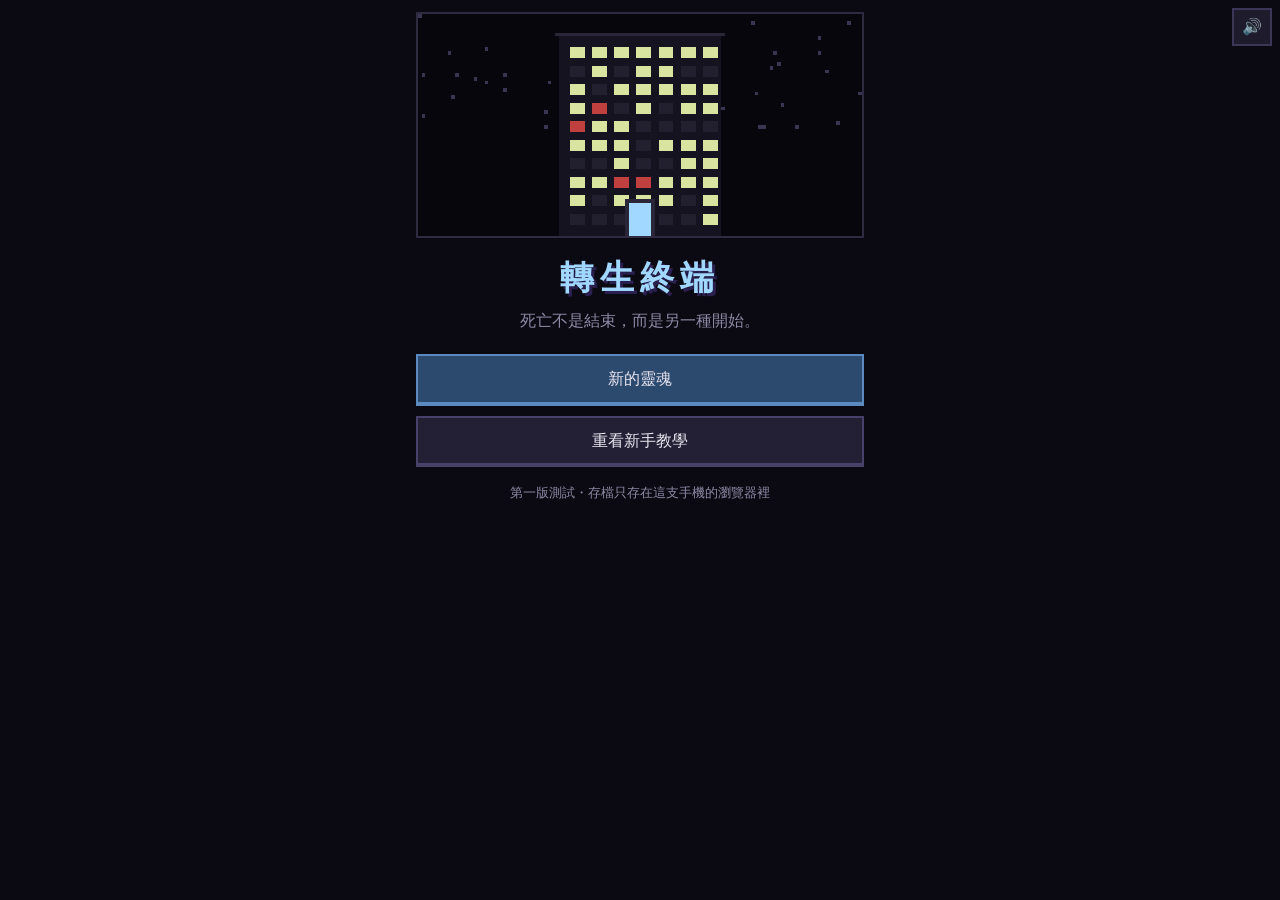
<file: index.html>
<!doctype html>
<html lang="zh-Hant">
<head>
  <meta charset="utf-8">
  <meta name="viewport" content="width=device-width, initial-scale=1, maximum-scale=1, user-scalable=no">
  <meta name="theme-color" content="#0b0a12">
  <title>轉生終端</title>
  <link rel="stylesheet" href="style.css?v=20261027a">
</head>
<body>
  <main id="app">
    <section id="title" class="screen active">
      <canvas class="banner"></canvas>
      <h1>轉生終端</h1>
      <p class="subtitle">死亡不是結束，而是另一種開始。</p>
      <div class="menu"></div>
      <p class="muted small">第一版測試・存檔只存在這支手機的瀏覽器裡</p>
    </section>

    <section id="story" class="screen">
      <div class="story-head">
        <canvas class="portrait"></canvas>
        <div class="speaker"></div>
      </div>
      <div class="story-text"></div>
      <div class="story-buttons"></div>
    </section>

    <section id="rebirth" class="screen">
      <div class="content"></div>
    </section>

    <section id="terminal" class="screen">
      <canvas class="banner"></canvas>
      <div class="content"></div>
    </section>

    <!-- 一筆紅線戰鬥（js/redline.js） -->
    <section id="battle" class="screen rl">
      <div class="top"><span class="floor"></span><span class="turn muted"></span><button class="btn sound" aria-label="聲音開關">🔊</button><button class="btn helpbtn">玩法</button><button class="btn leave">離開</button></div>
      <div class="stage-wrap"><canvas class="stage" width="600" height="540"></canvas></div>
      <div class="ink"><div></div></div>
      <div class="who"></div>
      <div class="skills"></div>
      <div class="tip"></div>
      <div class="acts"><button class="btn how">怎麼畫</button><button class="btn move">移動</button><button class="btn redo">重畫</button><button class="btn primary go">出招</button></div>
    </section>
  </main>
  <div class="overlay"><div class="box"></div></div>
  <button class="btn sound corner" aria-label="聲音開關">🔊</button>

  <script src="js/audio.js?v=20261027a"></script>
  <script src="js/data.js?v=20261029b"></script>
  <script src="js/jobs.js?v=20261029b"></script>
  <script src="js/sprites.js?v=20261029a"></script>
  <script src="js/redline.js?v=20261029b"></script>
  <script src="js/tutorial.js?v=20261029b"></script>
  <script src="js/main.js?v=20261029b"></script>
</body>
</html>
</file>
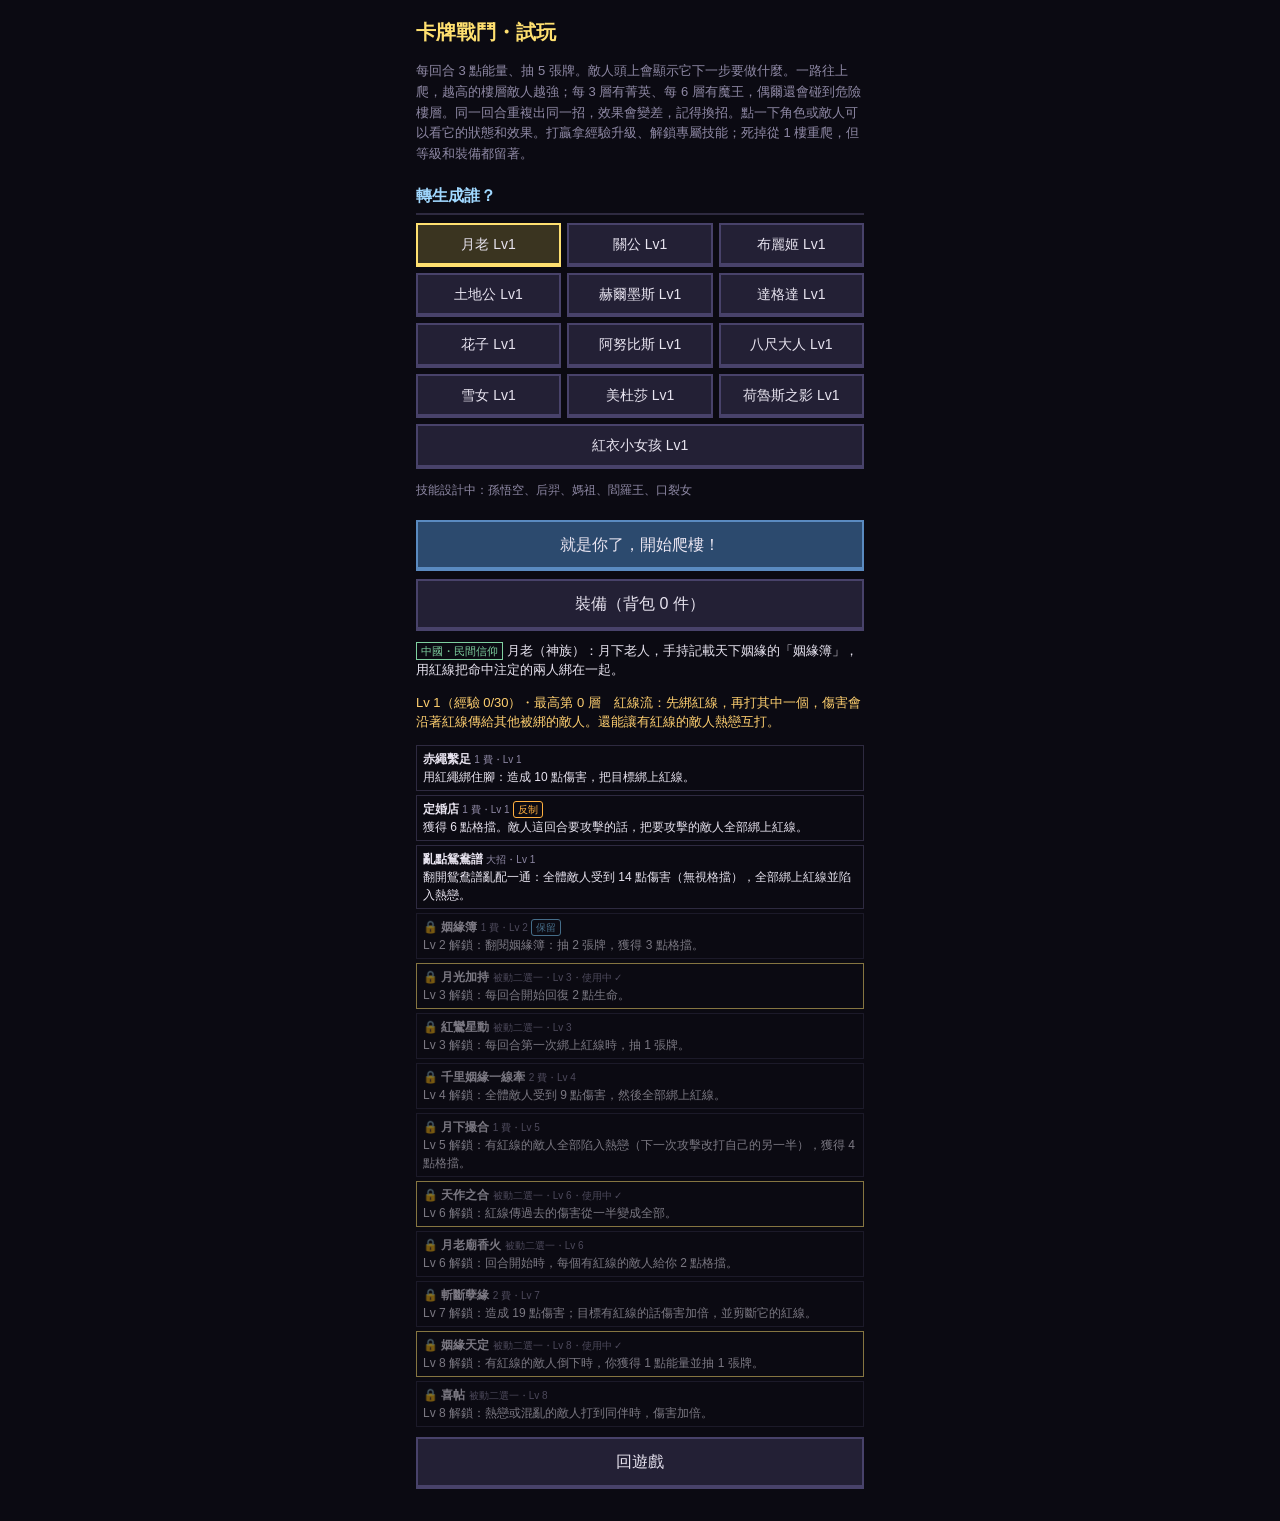
<file: card.html>
<!doctype html>
<html lang="zh-Hant">
<head>
<meta charset="utf-8">
<meta name="viewport" content="width=device-width, initial-scale=1, maximum-scale=1, user-scalable=no">
<title>卡牌戰鬥試玩</title>
<link rel="stylesheet" href="style.css?v=20261023l">
<style>
  .stage { width: 100%; height: auto; border: 2px solid var(--line); background: #0b0a12; touch-action: manipulation; }
  .expbar { position: relative; height: 14px; border: 1px solid #6a5a30; background: #1a1610; margin-bottom: 4px; }
  .expbar i { position: absolute; left: 0; top: 0; bottom: 0; background: #b08a30; transition: width 0.4s; }
  .expbar span { position: relative; display: block; text-align: center; font-size: 11px; line-height: 14px; color: #ffe9b0; }
  .bar { display: flex; justify-content: space-between; align-items: center; margin: 6px 0; font-size: 14px; gap: 8px; }
  .energy { display: inline-block; min-width: 46px; text-align: center; padding: 2px 6px; border: 2px solid var(--gold); color: var(--gold); font-weight: bold; }
  .hand { display: flex; gap: 6px; overflow-x: auto; padding: 10px 2px 8px 10px; min-height: 150px; }
  .screen-battle .hand { flex-wrap: wrap; overflow: visible; row-gap: 12px; }
  .screen-battle .card { flex: 0 0 calc(33.3% - 8px); min-height: 100px; }
  .card { flex: 0 0 104px; min-height: 140px; border: 2px solid var(--line); background: var(--panel); padding: 6px; display: flex; flex-direction: column; gap: 3px; font-size: 12px; line-height: 1.35; text-align: left; color: var(--text); cursor: pointer; position: relative; }
  .card b { font-size: 14px; color: var(--accent); }
  .card .cost { position: absolute; top: -8px; left: -8px; width: 24px; height: 24px; border-radius: 50%; background: #3a3420; border: 2px solid var(--gold); color: var(--gold); font-weight: bold; text-align: center; line-height: 20px; }
  .card.atk { border-color: #a04848; } .card.skill { border-color: #4878a0; } .card.ult { border-color: var(--gold); }
  .card.mine b { color: #ffd070; }
  .card:disabled { opacity: 0.4; }
  .card .who { color: var(--muted); font-size: 11px; }
  .row { display: flex; gap: 6px; }
  .row .btn { flex: 1; padding: 10px 4px; font-size: 15px; }
  .btn.glow { border-color: var(--gold); animation: glow 0.8s infinite alternate; }
  .log { font-size: 13px; color: var(--muted); margin-top: 6px; min-height: 40px; }
  .pick { display: flex; flex-wrap: wrap; gap: 6px; margin: 6px 0; }
  .pick .btn { flex: 1 0 30%; padding: 8px 4px; font-size: 14px; }
  .pick .btn.active { border-color: var(--gold); background: #3a3420; }
  .panel { border: 2px solid var(--line); background: var(--panel); padding: 10px; margin-top: 8px; }
  .panel h3 { margin-top: 0; }
  .intro { font-size: 13px; line-height: 1.5; margin-top: 10px; }
  .levelup { color: #ffd070; font-size: 13px; }
  .gear { border: 1px solid var(--line); background: var(--panel); padding: 6px 8px; margin: 4px 0; font-size: 13px; }
  .gear small { color: var(--muted); }
  .gear.holy b { color: #ffd070; } .gear.cursed b { color: #d080ff; }
  .gear .warn { color: #ff9090; }
  .gear-actions { display: flex; gap: 6px; margin-top: 4px; color: #7fe07f; }
  .gear-actions .btn { flex: 1; padding: 6px; font-size: 13px; }
  .skills { display: flex; flex-direction: column; gap: 4px; margin-top: 6px; }
  .skill { border: 1px solid var(--line); padding: 4px 6px; font-size: 12px; }
  .skill small { color: var(--muted); }
  .skill.locked { opacity: 0.5; }
  .card.up b { color: #7fe07f; }
  .tagc { display: inline-block; font-size: 10px; padding: 0 4px; margin-right: 3px; border: 1px solid; border-radius: 3px; }
  .tagc.counter { color: #ffb040; } .tagc.exhaust { color: #ff8080; } .tagc.retain { color: #80d0ff; }
  .card.hot { box-shadow: 0 0 8px #ffb040; border-color: #ffb040; }
  .info { position: relative; border: 2px solid var(--line); background: var(--panel); padding: 6px 30px 6px 8px; margin-top: 4px; font-size: 12px; line-height: 1.5; }
  .info .x { position: absolute; top: 2px; right: 2px; background: none; border: 0; color: var(--muted); font-size: 16px; }
  .info .row2 { margin-top: 2px; }
  .skill.pair { cursor: pointer; } .skill.chosen { border-color: var(--gold); }
</style>
</head>
<body>
<div id="app">
  <h2>卡牌戰鬥・試玩</h2>
  <p class="muted" style="font-size:13px">每回合 3 點能量、抽 5 張牌。敵人頭上會顯示它下一步要做什麼。一路往上爬，越高的樓層敵人越強；每 3 層有菁英、每 6 層有魔王，偶爾還會碰到危險樓層。同一回合重複出同一招，效果會變差，記得換招。點一下角色或敵人可以看它的狀態和效果。打贏拿經驗升級、解鎖專屬技能；死掉從 1 樓重爬，但等級和裝備都留著。</p>
  <div class="screen-pick"></div>
  <div class="screen-battle" style="display:none">
    <canvas class="stage" width="384" height="216"></canvas>
    <div class="info" style="display:none"></div>
    <div class="bar"><span class="hp"></span><span class="energy"></span></div>
    <div class="expbar"><i></i><span></span></div>
    <div class="hand"></div>
    <div class="row"><button class="btn ultbtn"></button><button class="btn primary endturn">結束回合</button></div>
    <div class="row" style="margin-top:6px"><button class="btn fast"></button></div>
    <div class="log"></div>
  </div>
  <div class="screen-reward" style="display:none"></div>
  <a class="btn wide" href="./" style="display:block;text-align:center;text-decoration:none;margin-top:10px">回遊戲</a>
</div>
<script src="js/data.js?v=20261023l"></script>
<script src="js/jobs.js?v=20261023l"></script>
<script src="js/sprites.js?v=20261023l"></script>
<script>
'use strict';
function drawBackground(now) {
  // 後牆：辦公大樓的走廊，門、公告欄、閃爍的燈
  g.fillStyle = '#211d2b'; g.fillRect(0, 0, W, 150);
  g.fillStyle = '#2a2536';
  for (let x = 0; x < W; x += 48) g.fillRect(x, 0, 2, 150);
  for (let i = 0; i < 4; i++) {
    const dx = 20 + i * 96;
    g.fillStyle = '#16131e'; g.fillRect(dx, 62, 40, 88);
    g.fillStyle = '#3a3448'; g.fillRect(dx - 3, 59, 46, 3); g.fillRect(dx - 3, 59, 3, 91); g.fillRect(dx + 40, 59, 3, 91);
    g.fillStyle = '#c8b860'; g.fillRect(dx + 32, 104, 4, 2);
    g.fillStyle = '#3c5a3a'; g.fillRect(dx + 8, 40, 24, 8); g.fillStyle = '#7ae07a'; g.fillRect(dx + 11, 43, 18, 2);
  }
  g.fillStyle = '#4a3a2a'; g.fillRect(126, 70, 36, 26); g.fillStyle = '#d8d0b0';
  for (let k = 0; k < 5; k++) g.fillRect(130 + (k % 3) * 10, 74 + Math.floor(k / 3) * 10, 7, 7);
  // 天花板燈
  for (let i = 0; i < 4; i++) {
    const on = !(i === 2 && Math.floor(now / 140) % 9 === 0);
    g.fillStyle = on ? '#e8f0d0' : '#4a4a40'; g.fillRect(36 + i * 96, 6, 32, 3);
    if (on) { const grd = g.createRadialGradient(52 + i * 96, 10, 2, 52 + i * 96, 60, 90); grd.addColorStop(0, 'rgba(230,240,200,0.10)'); grd.addColorStop(1, 'rgba(230,240,200,0)'); g.fillStyle = grd; g.fillRect(i * 96, 0, 104, 160); }
  }
  // 牆腳＋地板（往前透視的磁磚）
  g.fillStyle = '#3a3448'; g.fillRect(0, 146, W, 4);
  g.fillStyle = '#2a2632'; g.fillRect(0, 150, W, H - 150);
  g.fillStyle = '#221f2a';
  for (let y = 150, k = 0; y < H; y += 8 + k * 2, k++) g.fillRect(0, y, W, 1);
  for (let i = -8; i <= 8; i++) { g.strokeStyle = '#221f2a'; g.beginPath(); g.moveTo(W / 2 + i * 30, 150); g.lineTo(W / 2 + i * 60, H); g.stroke(); }
  // 地上的水漬反光
  g.fillStyle = 'rgba(120,160,220,0.08)'; g.fillRect(60, 200, 90, 4); g.fillRect(250, 206, 70, 3);
}

// 卡牌回合制原型（像殺戮尖塔）：每回合 3 能量、抽 5 張；敵人頭上顯示下一步意圖。
// 死亡就是力量：每個角色的經驗值存在這台手機，死了從頭爬，但等級和解鎖的技能留著。
const W = 384, H = 216, GROUND = 196;
const cv = document.querySelector('.stage'), g = cv.getContext('2d');
g.imageSmoothingEnabled = false;
const $ = (s) => document.querySelector(s);
let gen = 0;
// 節奏：所有等待都乘上 PACE（一般 0.65；按「快轉」再快一倍）
let PACE = 0.65;
try { if (localStorage.getItem('rebirth-card-fast') === '1') PACE = 0.33; } catch (e) { /* 沒差 */ }
const sleep = (ms) => { ms *= PACE; const my = gen; return new Promise((r) => setTimeout(() => { if (my === gen) r(); }, ms)); };
const tween = (ms, fn) => { ms *= PACE; const my = gen; return new Promise((res) => { const t0 = performance.now(); const f = (n) => { if (my !== gen) return; const t = Math.min(1, (n - t0) / ms); fn(t); t < 1 ? requestAnimationFrame(f) : res(); }; requestAnimationFrame(f); }); };
const rnd = (a, b) => a + Math.floor(Math.random() * (b - a + 1));
const shuffle = (a) => { for (let i = a.length - 1; i > 0; i--) { const j = rnd(0, i); [a[i], a[j]] = [a[j], a[i]]; } return a; };

// ───── 角色技能組：每個角色 10 個技能（7 張主動牌含大招、3 個被動），照傳說設計，靠等級解鎖 ─────
// 牌的欄位：cost 費用、type（atk 攻擊／skill 技能／ult 大招）、lv 解鎖等級、anim 播哪個動作、
// dmg 傷害、hits 連打、aoe 打全體、fixed 無視格擋、block 格擋、heal 回血、draw 抽牌、energy 能量、
// stun 暈眩、weak 虛弱、vuln 易傷、confuse 混亂、cleanse 解除負面、str 力量、upKeys 升級時會變強的欄位
const KITS = {};
// ───── 另外 10 個角色：效果寫成函式（g 是出牌時的工具箱，見 runFx）─────
// 說明文字裡 {D:6} 會換成實際傷害（乘上 ATK_K 與升級倍率），{B:6} 換成實際格擋／回血（只乘升級倍率）
// tags：counter 反制（敵人這回合要攻擊時多出效果）、exhaust 消耗（一場只能用一次）、retain 保留（回合結束不會丟掉）
const C2 = (key, lv, n, cost, type, anim, d, fx, tags = '', asp = '') => ({ key, lv, n, cost, type, anim, d, fx, tags, asp });
const TAG_NAME = { counter: '反制', exhaust: '消耗', retain: '保留' };
const hasTag = (c, t) => (c.tags || '').split(' ').includes(t);
const P2 = (key, lv, n, d) => ({ key, lv, n, d });
Object.assign(KITS, {
  yuelao: { hp: 48, theme: '紅線流：先綁紅線，再打其中一個，傷害會沿著紅線傳給其他被綁的敵人。還能讓有紅線的敵人熱戀互打。', cards: [
    C2('s1', 1, '赤繩繫足', 1, 'atk', 'punch', '用紅繩綁住腳：造成 {D:6} 點傷害，把目標綁上紅線。', (g) => { g.dmg(6); g.link(g.t); }),
    C2('s2', 1, '定婚店', 1, 'skill', 'cast', '獲得 {B:6} 點格擋。敵人這回合要攻擊的話，把要攻擊的敵人全部綁上紅線。', (g) => { g.block(6); for (const f of alive().filter(willAttack)) g.link(f); }, 'counter'),
    C2('ult', 1, '亂點鴛鴦譜', 0, 'ult', 'cast', '翻開鴛鴦譜亂配一通：全體敵人受到 {D:8} 點傷害（無視格擋），全部綁上紅線並陷入熱戀。', (g) => { for (const f of alive()) g.dmgTo(f, 8, true); for (const f of alive()) { g.link(f); f.confuse = 1; } }),
    C2('book', 2, '姻緣簿', 1, 'skill', 'cast', '翻閱姻緣簿：抽 2 張牌，獲得 {B:3} 點格擋。', (g) => { g.draw(2); g.block(3); }, 'retain'),
    C2('thread', 4, '千里姻緣一線牽', 2, 'atk', 'cast', '全體敵人受到 {D:5} 點傷害，然後全部綁上紅線。', (g) => { for (const f of alive()) g.dmgTo(f, 5); for (const f of alive()) g.link(f); }),
    C2('match', 5, '月下撮合', 1, 'skill', 'cast', '有紅線的敵人全部陷入熱戀（下一次攻擊改打自己的另一半），獲得 {B:4} 點格擋。', (g) => { const L = alive().filter((f) => f.link); for (const f of L) { f.confuse = 1; float(f, '熱戀', '#ff90b0'); } if (!L.length) float(g.h, '沒有紅線…', '#a0a0a0'); g.block(4); }),
    C2('cut', 7, '斬斷孽緣', 2, 'atk', 'punch', '造成 {D:11} 點傷害；目標有紅線的話傷害加倍，並剪斷它的紅線。', (g) => { const t = g.t, L = t.link; g.dmg(L ? 22 : 11); if (L && !t.dead) { t.link = 0; float(t, '斬斷', '#ff6080'); } }),
  ], passives: [
    P2('moon', 3, '月光加持', '每回合開始回復 2 點生命。'),
    P2('redstar', 3, '紅鸞星動', '每回合第一次綁上紅線時，抽 1 張牌。'),
    P2('fate', 6, '天作之合', '紅線傳過去的傷害從一半變成全部。'),
    P2('incense', 6, '月老廟香火', '回合開始時，每個有紅線的敵人給你 2 點格擋。'),
    P2('destiny', 8, '姻緣天定', '有紅線的敵人倒下時，你獲得 1 點能量並抽 1 張牌。'),
    P2('wedding', 8, '喜帖', '熱戀或混亂的敵人打到同伴時，傷害加倍。'),
  ] },
  guangong: { hp: 50, theme: '氣勢流：打攻擊牌累積氣勢（上限 10，每回合開始少 2），青龍斬和過五關會吃掉氣勢，越多越痛。', cards: [
    C2('s1', 1, '刺顏良', 1, 'atk', 's1', '青龍刀突刺：造成 {D:7} 點傷害，目標生命低於一半時加五成。氣勢 +1。', (g) => { g.dmg(g.t.hp < g.t.maxHp / 2 ? 10.5 : 7); g.mom(1); }),
    C2('s2', 1, '橫刀立馬', 1, 'skill', 's2', '獲得 {B:7} 點格擋。敵人這回合要攻擊的話，氣勢再 +2。', (g) => { g.block(7); if (g.foeAtk()) g.mom(2); }, 'counter'),
    C2('ult', 1, '青龍斬', 0, 'ult', 'ult', '造成 {D:15} 點傷害，每點氣勢多 4 點，用掉全部氣勢。', (g) => { const m = B.mom; B.mom = 0; g.dmgRaw(g.d(15) + 4 * m); if (m) float(g.h, `氣勢 ${m} 全開！`, '#40d070'); }),
    C2('wine', 2, '溫酒斬華雄', 1, 'skill', 's2', '酒還溫著就回來了：本回合下一張攻擊牌傷害加倍，抽 1 張牌。', (g) => { B.nextAtk = 2; float(g.h, '下一擊加倍', '#ffb040'); g.draw(1); }, 'retain'),
    C2('five', 4, '過五關斬六將', 2, 'atk', 's1', '吃掉 3 點氣勢，連斬 5 次、每次 {D:3} 點。氣勢不到 3 只斬 2 次。', (g) => { const ok = B.mom >= 3; if (ok) B.mom -= 3; else float(g.h, '氣勢不足', '#a0a0a0'); for (let i = 0; i < (ok ? 5 : 2) && alive().length; i++) g.dmg(3); }),
    C2('bone', 5, '刮骨療毒', 1, 'skill', 's2', '一邊下棋一邊刮骨，面不改色：回復 {B:12} 點生命，解除虛弱和易傷，氣勢 +3。', (g) => { g.heal(12); g.cleanse(); g.mom(3); }, 'exhaust'),
    C2('solo', 7, '單刀赴會', 2, 'atk', 'ult', '造成 {D:11} 點傷害、獲得 {B:7} 點格擋；場上只剩一個敵人時都加倍。氣勢 +1。', (g) => { const k = alive().length === 1 ? 2 : 1; if (k > 1) float(g.h, '單刀赴會！', '#40d070'); g.dmg(11 * k); g.block(7 * k); g.mom(1); }),
  ], passives: [
    P2('beard', 3, '美髯公', '生命低於三成時，每次攻擊多 4 點傷害。'),
    P2('redhare', 3, '赤兔馬', '每回合第一張攻擊牌費用 -1。'),
    P2('saint', 6, '武聖', '每打出 3 張攻擊牌，抽 1 張牌。'),
    P2('ride', 6, '千里走單騎', '氣勢上限變 15，回合開始不會減少。'),
    P2('loyal', 8, '忠義', '忠義不會一夜消失：回合開始時格擋只少一半。'),
    P2('yibo', 8, '義薄雲天', '氣勢集滿的瞬間，大招條直接充滿。'),
  ] },
  brigid: { hp: 46, theme: '三相女神：每張牌屬於〔火〕〔鍛〕〔詩〕其中一相。同一回合三相都打出來就「三相合一」：能量 +1、抽 1 張。', cards: [
    C2('s1', 1, '基爾代爾聖火', 1, 'atk', 's2', '〔火〕造成 {D:5} 點傷害，燃燒 2 回合。', (g) => { g.dmg(5); g.est('burn', 2); }, '', '火'),
    C2('s2', 1, '鐵砧鍛造', 1, 'skill', 's1', '〔鍛〕獲得 {B:6} 點格擋。敵人這回合要攻擊的話，再多 {B:4} 點。', (g) => { g.block(g.foeAtk() ? 10 : 6); }, 'counter', '鍛'),
    C2('ult', 1, '詩歌療癒', 0, 'ult', 'ult', '〔詩〕回復 {B:15} 點生命，解除負面狀態，全體敵人燃燒 2 回合。', (g) => { g.heal(15); g.cleanse(); for (const f of alive()) addDebuff(f, 'burn', 2); }, '', '詩'),
    C2('cross', 2, '布麗姬十字', 1, 'skill', 's1', '〔詩〕掛上燈心草十字：這場戰鬥每回合開始回復 {B:2} 點生命。', (g) => { g.st.regen = (g.st.regen || 0) + g.n(2); }, 'exhaust', '詩'),
    C2('flame', 4, '永恆之火', 2, 'atk', 's2', '〔火〕用掉目標全部燃燒，每剩 1 回合造成 {D:4} 點傷害（至少一次）。', (g) => { const b = g.t.burn || 0; g.t.burn = 0; g.dmg(4 * Math.max(1, b)); }, '', '火'),
    C2('well', 5, '聖泉', 1, 'skill', 's1', '〔詩〕喝一口布麗姬的聖泉：抽 2 張牌，回復 {B:3} 點生命。', (g) => { g.draw(2); g.heal(3); }, 'retain', '詩'),
    C2('spring', 7, '聖燭節', 2, 'skill', 'ult', '〔鍛〕春天回來的節日：獲得 {B:8} 點格擋、1 點能量。', (g) => { g.block(8); B.energy++; }, '', '鍛'),
  ], passives: [
    P2('triple', 3, '三面女神', '每回合打出的第一張牌，傷害、格擋、回血都 +2。'),
    P2('kildare', 3, '聖火長明', '燃燒每回合的傷害從 4 點變 6 點。'),
    P2('smith', 6, '鐵匠之手', '打出會給格擋的牌後，下一次攻擊多 3 點傷害。'),
    P2('bard', 6, '吟遊詩人', '打出〔詩〕牌後，下一張牌費用 -1。'),
    P2('undying', 8, '聖火不滅', '每場戰鬥第一次倒下時，以三成生命復活。'),
    P2('imbolc', 8, '春之女神', '三相合一時，全體敵人再燃燒 2 回合、你回復 5 點生命。'),
  ] },
  tudigong: { hp: 54, res: ['元寶', 10, '用來付招財進寶，張福德顯靈和虎爺也會因為元寶變強。'], theme: '元寶流：一邊守一邊存元寶（最多 10 個），再花元寶換能量、叫虎爺、發大招。', cards: [
    C2('s1', 1, '護境安民', 1, 'skill', 's1', '獲得 {B:7} 點格擋。敵人這回合要攻擊的話，元寶 +1。', (g) => { g.block(7); if (g.foeAtk()) g.res(1); }, 'counter'),
    C2('s2', 1, '巡境', 1, 'atk', 's2', '出巡繞境：造成 {D:5} 點傷害，元寶 +1。', (g) => { g.dmg(5); g.res(1); }),
    C2('ult', 1, '張福德顯靈', 0, 'ult', 'ult', '土地公生前的真身現身：造成 {D:15} 點傷害，每個元寶多 {D:3} 點（用掉全部元寶），目標虛弱 2 回合。', (g) => { const n = B.res; B.res = 0; g.dmg(15 + 3 * n); g.est('weak', 2); }),
    C2('temple', 2, '土地公廟', 2, 'skill', 's1', '這場戰鬥每回合開始獲得 {B:3} 點格擋。', (g) => { g.st.temple = (g.st.temple || 0) + g.n(3); }, 'exhaust'),
    C2('ingot', 4, '招財進寶', 0, 'skill', 's2', '用掉 2 個元寶：能量 +1、抽 1 張。元寶不夠就改成元寶 +1。', (g) => { if (g.spend(2)) { B.energy++; g.draw(1); float(g.h, '能量 +1', '#ffe070'); } else g.res(1); }),
    C2('tiger', 5, '虎爺', 2, 'skill', 'ult', '召喚虎爺：之後 3 回合，每回合咬一個敵人 {D:4} 點，每個元寶多咬 2 點。', (g) => { g.st.tiger = 3 + (hasPassive('tigerking') ? 2 : 0); g.st.tigerDmg = g.d(4); }),
    C2('cane', 7, '拐杖敲地', 1, 'atk', 's1', '造成等於目前格擋一半的傷害（至少 {D:3}），元寶 +1。', (g) => { g.dmgRaw(Math.max(g.d(3), Math.floor(g.h.block / 2))); g.res(1); }),
  ], passives: [
    P2('fortune', 3, '福德', '打倒敵人時元寶 +1，經驗多一成。'),
    P2('grandma', 3, '土地婆', '回合開始時有 3 個以上元寶，回復 3 點生命。'),
    P2('guardland', 6, '土地守護', '回合開始時，格擋最多保留 3 點不會消失。'),
    P2('treasury', 6, '聚寶盆', '每有 1 個元寶，格擋牌多 1 點格擋。'),
    P2('answer', 8, '有求必應', '生命低於四分之一時，每回合多抽 1 張、多 5 點格擋。'),
    P2('tigerking', 8, '虎爺將軍', '虎爺多待 2 回合，而且每次咬全體敵人。'),
  ] },
  hermes: { hp: 40, count: 1, theme: '快手流：一回合出越多張牌越強。0 費牌、抽牌、偷東西，連招打到底。', cards: [
    C2('s1', 1, '神使傳令', 1, 'atk', 's1', '造成 {D:4} 點傷害，抽 1 張牌。', (g) => { g.dmg(4); g.draw(1); }),
    C2('s2', 1, '騙過阿波羅', 1, 'atk', 's2', '造成 {D:5} 點傷害，目標虛弱 1 回合。目標這回合要攻擊的話，再讓它恐懼。', (g) => { const a = willAttack(g.t); g.dmg(5); g.est('weak', 1); if (a) g.est('fear', 1); }, 'counter'),
    C2('ult', 1, '斬百眼巨人', 0, 'ult', 'ult', '吹笛讓阿耳戈斯睡著再斬：連打 4 次、每次 {D:4} 點，本回合每打過 2 張牌多 1 次。', (g) => { const n = 4 + Math.floor(B.turnCards / 2); for (let i = 0; i < n && alive().length; i++) g.dmg(4); }),
    C2('cattle', 2, '偷牛小賊', 0, 'skill', 's1', '出生當天就偷了阿波羅的牛：偷走目標全部格擋給自己，抽 2 張、隨機丟 1 張。', (g) => { const b = g.t.block || 0; if (b) { g.t.block = 0; g.h.block += b; float(g.h, '偷到格擋 +' + b, '#a0c8ff'); } g.draw(2); g.discardRandom(1); }),
    C2('lyre', 4, '七弦琴交易', 0, 'skill', 's2', '用龜殼做的琴換來阿波羅的原諒：能量 +2，隨機丟 1 張牌。', (g) => { B.energy += 2; float(g.h, '能量 +2', '#ffe070'); g.discardRandom(1); }, 'exhaust'),
    C2('guide', 5, '引魂者', 2, 'atk', 'ult', '造成 {D:6} 點傷害，這是本回合第 4 張以上的牌就加倍；目標生命低於兩成（非魔王）直接帶走。', (g) => { const lim = hasPassive('psycho') ? 0.35 : 0.2; if (!g.t.boss && g.t.hp <= g.t.maxHp * lim) g.execute(); else g.dmg(B.turnCards >= 4 ? 12 : 6); }),
    C2('caduceus', 7, '雙蛇杖調停', 1, 'skill', 's2', '用雙蛇杖分開打架的兩條蛇：目標暈眩，下回合不行動。', (g) => g.est('stun', 1), 'retain'),
  ], passives: [
    P2('sandals', 3, '神行涼鞋', '每回合多抽 1 張牌。'),
    P2('thief', 3, '小偷之神', '打倒敵人時能量 +1。'),
    P2('trade', 6, '商業之神', '每回合打出第 4 張牌時，能量 +1。'),
    P2('swift', 6, '疾行', '每回合每打出 3 張牌，獲得 4 點格擋。'),
    P2('herald', 8, '眾神信使', '打出 0 費的牌後，再抽 1 張。'),
    P2('psycho', 8, '冥界引路人', '引魂者帶走敵人的門檻從兩成變三成五。'),
  ] },
  dagda: { hp: 60, res: ['飽足', 20, '回血超過生命上限的部分會存成飽足。巨棒決斷會用掉飽足加傷害。'], theme: '飽足流：大鍋吃不完，回血溢出來的變成「飽足」（最多 20），再用巨棒一口氣打出去。', cards: [
    C2('s1', 1, '豐收之歌', 1, 'skill', 's1', '回復 {B:8} 點生命（溢出的變飽足）。', (g) => g.heal(8)),
    C2('s2', 1, '巨棒決斷', 2, 'atk', 's2', '橫掃：造成 {D:10} 點傷害，用掉全部飽足，每點多 1 點。', (g) => { const n = B.res; B.res = 0; g.dmgRaw(g.d(10) + n); }),
    C2('ult', 1, '生死巨棒', 0, 'ult', 'ult', '造成 {D:24} 點傷害；打倒的話再回復 {B:12} 點生命。', (g) => { const t = g.t; g.dmg(24); if (t && t.dead) g.heal(12); }),
    C2('cauldron', 2, '豐饒之鍋', 1, 'skill', 's1', '永遠吃不完的大鍋：這場戰鬥每回合開始回復 {B:3} 點生命。', (g) => { g.st.regen = (g.st.regen || 0) + g.n(3); }, 'exhaust'),
    C2('glutton', 4, '粥坑之宴', 1, 'skill', 's1', '弗摩爾人逼他吃光一坑的粥，他吃完了：飽足 +6，下一次攻擊多 4 點傷害。', (g) => { g.res(6); g.st.nextAtkPlus = (g.st.nextAtkPlus || 0) + 4; }),
    C2('harp', 5, '四季豎琴', 2, 'skill', 'ult', '彈奏四季：目標暈眩 1 回合。目標這回合要攻擊的話，再抽 1 張。', (g) => { const a = willAttack(g.t); g.est('stun', 1); if (a) g.draw(1); }, 'counter'),
    C2('drag', 7, '拖地巨棒', 1, 'atk', 's2', '巨棒拖地犁出溝渠：打掉目標全部格擋，造成 {D:6} 點傷害。', (g) => { g.t.block = 0; g.dmg(6); }),
  ], passives: [
    P2('kind', 3, '善良之神', '每場戰鬥第一次受到的傷害減半。'),
    P2('feast', 3, '宴席', '回合開始時飽足 10 以上，用掉 5 點換 1 點能量。'),
    P2('father', 6, '大地之父', '生命全滿時，每次攻擊多 3 點傷害。'),
    P2('clubend', 6, '棒之兩端', '每次回血，隨機一個敵人受到回血量一半的傷害。'),
    P2('edge', 8, '生死一線', '每場戰鬥一次，致命傷改成剩 1 點生命。'),
    P2('harvest', 8, '豐收', '打倒敵人時飽足 +5。'),
  ] },
  hanako: { hp: 42, res: ['敲門', 3, '敲滿 3 次就爆發：造成 15 點傷害、詛咒 2 層。'], theme: '敲門流：敲門敲滿 3 次就爆發（15 點傷害加詛咒），詛咒越多紅色披風越痛。', cards: [
    C2('s1', 1, '三樓隔間', 1, 'atk', 's1', '造成 {D:5} 點傷害，敲門 1 次。', (g) => { g.dmg(5); g.knock(1); }),
    C2('s2', 1, '敲門三聲', 1, 'skill', 's2', '敲門 1 次，獲得 {B:4} 點格擋。目標這回合要攻擊的話，再讓它恐懼。', (g) => { const a = willAttack(g.t); g.block(4); if (a) g.est('fear', 1); g.knock(1); }, 'counter'),
    C2('ult', 1, '紅色披風', 0, 'ult', 'ult', '造成 {D:10} 點傷害，目標每層詛咒再多 {D:3}。', (g) => g.dmg(10 + 3 * (g.t.curse || 0))),
    C2('anyone', 2, '花子在嗎？', 1, 'skill', 's1', '目標恐懼（下次攻擊傷害減半），抽 1 張牌。', (g) => { g.est('fear', 1); g.draw(1); }, 'retain'),
    C2('paper', 4, '紅紙藍紙', 1, 'atk', 's2', '紅紙：造成 {D:8} 點傷害；生命低於一半時改選藍紙：回復 {B:6}。', (g) => { if (g.h.hp < g.h.maxHp / 2) g.heal(6); else g.dmg(8); }),
    C2('flush', 5, '沖水', 2, 'skill', 'ult', '解除自己的負面狀態，目標詛咒 2 層，敲門直接敲滿。', (g) => { g.cleanse(); g.est('curse', 2); g.knock(3); }, 'exhaust'),
    C2('pull', 7, '拉進隔間', 2, 'atk', 's2', '造成 {D:6} 點傷害，目標暈眩 1 回合。敲門 2 次以上時用掉敲門，傷害變三倍。', (g) => { const k = B.res >= 2; if (k) B.res = 0; g.dmg(k ? 18 : 6); g.est('stun', 1); }),
  ], passives: [
    P2('toilet', 3, '廁所之主', '回合開始時有敲門次數的話，獲得 3 點格擋。'),
    P2('haunt', 3, '靈異事件', '敲門爆發時抽 2 張牌。'),
    P2('third', 6, '第三間', '每打出第 3 張牌，效果發動兩次。'),
    P2('redskirt', 6, '紅色吊帶裙', '敲門爆發的詛咒從 2 層變 4 層。'),
    P2('legend', 8, '學校怪談', '詛咒每回合造成每層 2 點傷害。'),
    P2('nolock', 8, '壞掉的門鎖', '敲門爆發的傷害加倍。'),
  ] },
  anubis: { hp: 48, theme: '秤心流：比較你和敵人的生命比例（天秤），比例佔優就重判，吃虧就先保命。', cards: [
    C2('s1', 1, '靈魂審判', 1, 'atk', 's1', '權杖重擊：造成 {D:6} 點傷害；目標生命比例比你低時加五成。', (g) => g.dmg(g.t.hp / g.t.maxHp < g.h.hp / g.h.maxHp ? 9 : 6)),
    C2('s2', 1, '法老的詛咒', 1, 'atk', 's2', '造成 {D:4} 點傷害，目標封印（下回合只能普攻）。目標這回合要攻擊的話，再虛弱 1 回合。', (g) => { const a = willAttack(g.t); g.dmg(4); g.est('seal', 1); if (a) g.est('weak', 1); }, 'counter'),
    C2('ult', 1, '冥界天秤', 0, 'ult', 'ult', '目標的生命比例比你低：造成 {D:25} 點傷害；否則回復 {B:15} 點生命。', (g) => { if (g.t.hp / g.t.maxHp < g.h.hp / g.h.maxHp) g.dmg(25); else g.heal(15); }),
    C2('mummy', 2, '木乃伊包紮', 1, 'skill', 's1', '獲得 {B:6} 點格擋，解除負面狀態。', (g) => { g.block(6); g.cleanse(); }),
    C2('weigh', 4, '秤心儀式', 2, 'atk', 'ult', '雙方生命比例每差一成，造成 {D:3} 點傷害（至少一次）。', (g) => g.dmg(3 * Math.max(1, Math.floor(Math.abs(g.t.hp / g.t.maxHp - g.h.hp / g.h.maxHp) * 10)))),
    C2('ammit', 5, '吞噬者阿米特', 2, 'atk', 's2', '造成 {D:8} 點傷害；目標生命低於三成時：小怪直接被吞掉、你回復 {B:8}；魔王改成傷害加倍。', (g) => { const t = g.t; if (t.hp < t.maxHp * 0.3) { if (t.boss) g.dmg(16); else { g.execute(); g.heal(8); } } else g.dmg(8); }, 'exhaust'),
    C2('tomb', 7, '守護墓穴', 1, 'skill', 's1', '獲得 {B:4} 點格擋，這回合受到的傷害反彈一半。敵人這回合要攻擊的話，格擋再多 {B:4}。', (g) => { g.block(g.foeAtk() ? 8 : 4); g.st.reflect = 0.5; }, 'counter'),
  ], passives: [
    P2('guide', 3, '亡者引路', '打倒敵人時回復 5 點生命。'),
    P2('embalm', 3, '防腐術', '生命低於一半時，格擋牌多 3 點格擋。'),
    P2('feather', 6, '真理之羽', '目標每有一種負面狀態，你的傷害 +1。'),
    P2('maat', 6, '瑪特的秩序', '你的生命比例比目標高時，每次攻擊多 3 點傷害。'),
    P2('lord', 8, '冥界之主', '非魔王的敵人生命低於一成半時，直接處決。'),
    P2('duat', 8, '杜阿特冥界', '敵人倒下時，其他敵人各失去 5 點生命。'),
  ] },
  hachi: { hp: 46, theme: '恐懼流：「波波波」的聲音讓敵人恐懼（下次攻擊減半），再用七日之期的標記慢慢磨死。', cards: [
    C2('s1', 1, '波波波', 1, 'atk', 's1', '低沉的「波、波、波」聲：造成 {D:4} 點傷害，目標恐懼。', (g) => { g.dmg(4); g.est('fear', 1); }),
    C2('s2', 1, '八尺身影', 1, 'skill', 's2', '獲得 {B:6} 點格擋。敵人這回合要攻擊的話，要攻擊的敵人全部恐懼。', (g) => { g.block(6); for (const f of alive().filter(willAttack)) addDebuff(f, 'fear', 1); }, 'counter'),
    C2('ult', 1, '凝視', 0, 'ult', 'ult', '造成 {D:20} 點傷害（目標恐懼時改成 {D:30}），並標記 7 回合。', (g) => { g.dmg(g.t.fear ? 30 : 20); g.est('mark', 7); }),
    C2('mimic', 2, '模仿人聲', 1, 'skill', 's1', '學你認識的人說話：重複你上一張打出的牌。', (g) => g.mimic()),
    C2('wall', 4, '越過圍牆', 2, 'atk', 's2', '頭從圍牆上探出來：造成 {D:9} 點傷害，無視格擋；目標恐懼時加五成。', (g) => g.dmg(g.t.fear ? 13.5 : 9, true)),
    C2('seven', 5, '七日之期', 2, 'skill', 'ult', '被盯上的人活不過七天：標記目標 7 回合，每回合扣 {D:2} 點生命。', (g) => g.est('mark', 7), 'exhaust'),
    C2('hat', 7, '白帽遮臉', 1, 'skill', 's2', '獲得 {B:3} 點格擋，接下來 2 回合受到的傷害少四成。', (g) => { g.block(3); g.st.hat = 2; }, 'retain'),
  ], passives: [
    P2('tall', 3, '兩米四', '恐懼中的敵人不能加格擋。'),
    P2('pole', 3, '地藏封印鬆了', '每回合第一次讓敵人恐懼時，抽 1 張牌。'),
    P2('stalk', 6, '糾纏不放', '有敵人被標記時，每回合多抽 1 張。'),
    P2('eightfoot', 6, '八尺之高', '打恐懼中的敵人，每次攻擊多 4 點傷害。'),
    P2('onlyyou', 8, '只看你一人', '每讓敵人恐懼一次，大招條 +15%。'),
    P2('sevendays', 8, '第七天', '標記結束那一刻，目標受到 20 點傷害。'),
  ] },
  yukionna: { hp: 42, theme: '冰霜流：小招在敵人身上疊冰霜（每回合少 1 層），碎冰把冰霜換成大傷害。還能和人立約，守約就有獎勵。', cards: [
    C2('s1', 1, '冰吻', 1, 'atk', 's1', '造成 {D:4} 點傷害，冰霜 2 層。', (g) => { g.dmg(4); g.frost(2); }),
    C2('s2', 1, '暴雪迷蹤', 1, 'skill', 's2', '獲得 {B:5} 點格擋。敵人這回合要攻擊的話：要攻擊的敵人冰霜 +2，你下一次被攻擊有一半機率閃開。', (g) => { g.block(5); const fs = alive().filter(willAttack); for (const f of fs) addDebuff(f, 'frost', 2); if (fs.length) g.st.evade = 1; }, 'counter'),
    C2('ult', 1, '萬里冰封', 0, 'ult', 'ult', '全體敵人冰霜變兩倍（至少 +2），然後全體凍結 1 回合。', (g) => { for (const f of alive()) { addDebuff(f, 'frost', Math.max(2, f.frost || 0)); addDebuff(f, 'stun', 1); } }),
    C2('icicle', 2, '冰柱', 1, 'atk', 's1', '造成 {D:6} 點傷害；目標冰霜 3 層以上時加倍（冰霜不會用掉）。', (g) => g.dmg((g.t.frost || 0) >= 3 ? 12 : 6)),
    C2('breath', 4, '白息', 2, 'skill', 's2', '全體敵人冰霜 3 層，下回合攻擊少三成。', (g) => { for (const f of alive()) { addDebuff(f, 'frost', 3); addDebuff(f, 'slow', 1); } }),
    C2('promise', 5, '雪夜之約', 0, 'skill', 's1', '立約：接下來的敵人回合你都沒掉血，下回合能量 +1、多抽 2 張；掉血就是破約，再失去 3 點生命。', (g) => { g.st.vow = 1; float(g.h, '立約', '#a0e0ff'); }, 'retain'),
    C2('melt', 7, '碎冰', 2, 'atk', 'ult', '用掉目標全部冰霜，每層造成 {D:3} 點傷害（至少一層）。', (g) => { const t = g.t, f = t.frost || 0; t.frost = 0; g.dmg(3 * Math.max(1, f)); if (t.dead && f && hasPassive('sigh')) { const o = alive()[0]; if (o) { addDebuff(o, 'frost', f); float(o, '雪女的嘆息', '#a0e0ff'); } } }),
  ], passives: [
    P2('winter', 3, '寒冬體質', '冰霜不會自然消退。'),
    P2('snowland', 3, '雪國', '冰霜 5 層以上的敵人，受到的傷害多兩成五。'),
    P2('touch', 6, '凍結之觸', '攻擊牌多附 1 層冰霜。'),
    P2('icearmor', 6, '冰甲', '你身上有格擋時被攻擊，攻擊你的敵人冰霜 +1。'),
    P2('snownight', 8, '雪夜之主', '冰霜疊到 10 層時，目標凍結 2 回合。'),
    P2('sigh', 8, '雪女的嘆息', '碎冰打倒敵人時，用掉的冰霜轉到另一個敵人身上。'),
  ] },
  medusa: { hp: 44, theme: '石化流：石化疊到 3 層敵人就變石頭（暈眩），蛇毒每回合慢慢咬。雅典娜的詛咒讓所有狀態一起加深。', cards: [
    C2('s1', 1, '石化凝視', 1, 'atk', 's1', '造成 {D:4} 點傷害，石化 1 層（3 層就變成石頭，跳過一回合）。', (g) => { g.dmg(4); g.est('petrify', 1); }),
    C2('s2', 1, '蛇髮噬咬', 1, 'atk', 's2', '造成 {D:5} 點傷害，蛇毒 2 層。', (g) => { g.dmg(5); g.est('poison', 2); }),
    C2('ult', 1, '戈爾貢之首', 0, 'ult', 'ult', '目標身上有石化：暈眩 2 回合；否則造成 {D:16} 點傷害、石化 2 層。', (g) => { if ((g.t.petrify || 0) >= 1) { g.t.petrify = 0; g.est('stun', 2); } else { g.dmg(16); g.est('petrify', 2); } }),
    C2('snakehair', 2, '蛇髮守衛', 1, 'skill', 's2', '獲得 {B:5} 點格擋，這回合打你的敵人中蛇毒 1 層。敵人這回合要攻擊的話，格擋再多 {B:3}。', (g) => { g.block(g.foeAtk() ? 8 : 5); g.st.snake = 1; }, 'counter'),
    C2('mirror', 4, '柏修斯的鏡盾', 2, 'skill', 'ult', '反過來用柏修斯的鏡盾：下一次受到的傷害全部反彈。', (g) => { g.st.mirror = 1; }, 'retain'),
    C2('athena', 5, '雅典娜的詛咒', 1, 'skill', 's1', '目標所有負面狀態 +1 層。', (g) => g.allDebuffPlus()),
    C2('pegasus', 7, '飛馬之血', 2, 'skill', 'ult', '被砍頭時血裡飛出天馬：回復 {B:14} 點生命，抽 2 張牌。', (g) => { g.heal(14); g.draw(2); }, 'exhaust'),
  ], passives: [
    P2('grudge', 3, '千年怨念', '蛇毒每回合多 1 點傷害。'),
    P2('venomburst', 3, '毒入石心', '敵人變成石頭時，引爆它身上的蛇毒：每層 2 點傷害。'),
    P2('stone', 6, '石之軀', '讓敵人石化時，自己獲得 3 點格擋。'),
    P2('sisters', 6, '戈爾貢三姊妹', '打有蛇毒的敵人，每次攻擊多 3 點傷害。'),
    P2('gorgon', 8, '戈爾貢之眼', '每回合開始，全體敵人石化 1 層。'),
    P2('statue', 8, '石像庭園', '變成石頭（石化暈眩）的敵人受到的傷害多五成。'),
  ] },
  horusshadow: { hp: 46, res: ['眼之碎片', 6, '荷魯斯之眼被塞特撕成 6 塊。集滿 6 塊，天空之神的審判加倍，真知之眼也能發動。'], theme: '碎片流：荷魯斯之眼被塞特撕成 6 塊。收集「眼之碎片」，集滿 6 塊就能發動完整之眼。', cards: [
    C2('s1', 1, '荷魯斯之隼', 1, 'atk', 'punch', '化成獵鷹俯衝：造成 {D:6} 點傷害，眼之碎片 +1。', (g) => { g.dmg(6); g.res(1); }),
    C2('s2', 1, '鷹翼守護', 1, 'skill', 'cast', '獲得 {B:6} 點格擋。敵人這回合要攻擊的話，眼之碎片 +1。', (g) => { g.block(6); if (g.foeAtk()) g.res(1); }, 'counter'),
    C2('ult', 1, '天空之神的審判', 0, 'ult', 'cast', '造成 {D:18} 點傷害，每塊碎片多 {D:3}；碎片集滿 6 塊的話全部加倍。', (g) => { const n = B.res; g.dmg((18 + 3 * n) * (n >= 6 ? 2 : 1)); }),
    C2('set', 2, '與塞特之戰', 1, 'atk', 'punch', '跟叔叔塞特拚命：造成 {D:9} 點傷害，自己失去 3 點生命，眼之碎片 +2。', (g) => { g.dmg(9); g.selfHurt(3); g.res(2); }),
    C2('thoth', 4, '托特的修復', 1, 'skill', 'cast', '智慧之神托特把眼睛拼回去：眼之碎片 +3，回復 {B:6} 點生命。', (g) => { g.res(3); g.heal(6); }, 'exhaust'),
    C2('wedjat', 5, '真知之眼', 1, 'skill', 'cast', '用掉 6 塊碎片：能量 +2、抽 3 張。碎片不夠就改成碎片 +1、抽 1 張。', (g) => { if (g.spend(6)) { B.energy += 2; g.draw(3); float(g.h, '真知之眼！', '#f0d070'); } else { g.res(1); g.draw(1); } }, 'retain'),
    C2('shadow', 7, '暗影分身', 2, 'atk', 'punch', '影子從身後分出來：連打 3 次，每次 {D:5} 點。', (g) => { for (let i = 0; i < 3 && alive().length; i++) g.dmg(5); }),
  ], passives: [
    P2('falcon', 3, '鷹眼', '眼之碎片 3 塊以上時，每次攻擊多 2 點傷害。'),
    P2('udjat', 3, '護身符', '眼之碎片 4 塊以上時，每次受到的傷害少 2 點。'),
    P2('sky', 6, '日月雙眼', '每回合開始，眼之碎片 +1。'),
    P2('shadowstep', 6, '影步', '每次掉血，眼之碎片 +1。'),
    P2('kingship', 8, '王權', '眼之碎片集滿 6 塊的瞬間，大招條 +50%。'),
    P2('revenge', 8, '復仇者', '生命低於一半時，每次攻擊多 5 點傷害。'),
  ] },
  redgirl: { hp: 44, theme: '迷途流：讓敵人在山裡迷路，「迷途」疊滿 5 層就用掉 5 層、混亂一次（下一次攻擊打自己人）。深山迷途能把迷途換成傷害。', cards: [
    C2('s1', 1, '跟我來', 1, 'atk', 'punch', '回頭招手：造成 {D:5} 點傷害，迷途 2 層。', (g) => { g.dmg(5); g.est('lost', 2 + g.follow()); }),
    C2('s2', 1, '山霧', 1, 'skill', 'cast', '獲得 {B:5} 點格擋。敵人這回合要攻擊的話，要攻擊的敵人迷途各 +2。', (g) => { g.block(5); for (const f of alive().filter(willAttack)) addDebuff(f, 'lost', 2); }, 'counter'),
    C2('ult', 1, '魔神仔', 0, 'ult', 'cast', '全體敵人受到 {D:8} 點傷害，迷途各 +3。', (g) => { for (const f of alive()) g.dmgTo(f, 8); for (const f of alive()) addDebuff(f, 'lost', 3); }),
    C2('smile', 2, '回頭一笑', 1, 'atk', 'punch', '那張不像小孩的臉：造成 {D:6} 點傷害，目標恐懼。', (g) => { g.dmg(6); g.est('fear', 1); }),
    C2('video', 4, '錄影帶裡的身影', 1, 'skill', 'cast', '只在畫面裡出現：下一次被攻擊有一半機率閃開，抽 1 張牌。', (g) => { g.st.evade = 1; g.draw(1); }, 'retain'),
    C2('deep', 5, '深山迷途', 2, 'atk', 'punch', '用掉目標全部迷途，每層造成 {D:4} 點傷害（至少一層）。', (g) => { const n = g.t.lost || 0; g.t.lost = 0; g.dmg(4 * Math.max(1, n)); }),
    C2('grandma', 7, '老婆婆的臉', 2, 'skill', 'cast', '轉過來是一張老婆婆的臉：全體敵人恐懼、虛弱 2 回合。', (g) => { for (const f of alive()) { addDebuff(f, 'fear', 1); addDebuff(f, 'weak', 2); } }, 'exhaust'),
  ], passives: [
    P2('follow', 3, '跟著走', '每回合第一張跟我來，迷途多 2 層。'),
    P2('rice', 3, '吃草蟲泥巴', '敵人每有 1 層迷途，攻擊少 1 點。'),
    P2('redrain', 6, '紅色雨衣', '被攻擊時，攻擊你的敵人迷途 +1。'),
    P2('echo', 6, '山谷回音', '迷途觸發混亂時，抽 1 張牌。'),
    P2('taken', 8, '被帶走的人', '混亂的敵人打到同伴時，傷害加倍。'),
    P2('nevercome', 8, '再也回不來', '迷途觸發時，生命低於三成的非魔王敵人直接消失。'),
  ] },
});

// 敵人身上的負面狀態：名字、標籤顏色
const DEBUFF = {
  burn: ['燃', '#ff8a30'], poison: ['毒', '#70d060'], frost: ['冰', '#a0e0ff'], petrify: ['石', '#b0a090'], fear: ['懼', '#c080ff'],
  curse: ['咒', '#d050a0'], mark: ['標', '#ff6060'], seal: ['封', '#e0c060'], slow: ['緩', '#80a0c0'], lost: ['迷', '#ff5050'],
};

const MAX_LV = 30; // Lv10 技能全解鎖；之後每級生命 +4、每 2 級攻擊 +1
const lvAtk = (lv) => Math.max(0, Math.floor((lv - 10) / 2));
const ATK_K = 1.7, FOE_HP_K = 0.7; // 節奏：我方傷害、敵人血量的倍率
const expNeed = (lv) => 20 + lv * 10; // 從 lv 升到 lv+1 要的經驗
const HEROES = Object.keys(KITS);
const jobGauge = (id) => JOBS[id].side === '神' ? '神力' : '魔力';

// 進度存在這台手機：每個角色各自的經驗值
const PROG_KEY = 'rebirth-card-prog-v1';
let prog = (() => { try { return JSON.parse(localStorage.getItem(PROG_KEY) || '{}'); } catch (e) { return {}; } })();
const saveProg = () => { try { localStorage.setItem(PROG_KEY, JSON.stringify(prog)); } catch (e) { /* 存不了就只在這次有效 */ } };
function levelOf(id) {
  let exp = (prog[id] && prog[id].exp) || 0, lv = 1;
  while (lv < MAX_LV && exp >= expNeed(lv)) { exp -= expNeed(lv); lv++; }
  return { lv, exp, need: lv < MAX_LV ? expNeed(lv) : 0 };
}
const unlockedCards = (id, lv) => KITS[id].cards.filter((c) => c.lv <= lv && c.type !== 'ult');
// 同一個等級有兩個被動時二選一，選擇存在 prog[id].pick[lv]，沒選過就用第一個
function passiveOn(id, p) {
  const same = KITS[id].passives.filter((q) => q.lv === p.lv);
  if (same.length < 2) return true;
  const chosen = prog[id] && prog[id].pick && prog[id].pick[p.lv];
  return chosen ? chosen === p.key : same[0] === p;
}
const hasPassive = (key) => run && KITS[heroId].passives.some((p) => p.key === key && p.lv <= run.lv && passiveOn(heroId, p));

// 牌的 id：角色.key，升級過的加「+」
function cardById(id) {
  const up = id.endsWith('+'), [job, key] = id.replace('+', '').split('.');
  const base = KITS[job].cards.find((c) => c.key === key);
  const c = { ...base, id, job, up };
  if (base.fx) {
    // 函式型的牌：升級後所有數值 ×1.3
    c.k = up ? 1.3 : 1;
    if (up) c.n += '+';
    c.desc = base.d.replace(/\{([DB]):(\d+)\}/g, (m, t, v) => Math.round(v * (t === 'D' ? ATK_K : 1) * c.k));
    return c;
  }
  // 小黑：攻擊力高一點、一場不要打太久 → 所有傷害乘 ATK_K
  for (const k of ['dmg', 'fixed']) if (c[k]) c[k] = Math.round(c[k] * ATK_K);
  if (up) {
    c.n += '+';
    for (const k of ['dmg', 'fixed', 'block', 'heal']) if (c[k]) c[k] = Math.ceil(c[k] * 1.35);
    if (c.draw) c.draw += 1;
  }
  c.desc = c.d.replace(/\{(\w+)\}/g, (m, k) => c[k]);
  return c;
}

// ───── 敵人：每隻有一串固定的意圖輪流做 ─────
const FOES = {
  shade:   { name: '影子怪',     hp: 18, exp: 3, plan: [['atk', 5], ['weak', 2], ['atk', 5]] },
  husk:    { name: '空殼職員',   hp: 24, exp: 4, armor: 4, plan: [['def', 6], ['atk', 7], ['atk', 3, 2]] },
  wisp:    { name: '鬼火',       hp: 12, exp: 3, plan: [['buff', 2], ['atk', 3, 2]] },
  mirror:  { name: '鏡中人',     hp: 26, exp: 5, thorns: 2, plan: [['atk', 7], ['vuln', 2], ['atk', 7]] },
  hunter:  { name: '追殺者',     hp: 30, exp: 6, enrage: 3, plan: [['def', 8], ['atk', 10], ['atk', 3, 3]] },
  zombie:  { name: '加班殭屍',   hp: 28, exp: 5, plan: [['atk', 7], ['def', 6], ['atk', 7]] },
  printer: { name: '卡紙印表機', hp: 18, exp: 4, plan: [['weak', 2], ['atk', 2, 3], ['atk', 6]] },
  dog:     { name: '地獄看門狗', hp: 16, exp: 3, plan: [['atk', 4, 2], ['atk', 6], ['buff', 1]] },
  judge:   { name: '考績審判官', hp: 110, exp: 25, boss: true, armor: 3, enrage: 4, plan: [['vuln', 2], ['atk', 14], ['def', 12], ['atk', 5, 3], ['buff', 3]] },
  boss:    { name: '無臉典獄長', hp: 120, exp: 25, boss: true, regen: 6, plan: [['atk', 9, 2], ['weak', 2], ['atk', 16], ['def', 14]] },
};
// 敵人特性：armor 每回合自帶格擋、thorns 被打會刺回來、enrage 血少於一半時變強、regen 每回合回血
const TRAITS = { armor: ['硬殼', '殼'], thorns: ['帶刺', '刺'], enrage: ['狂暴', '狂'], regen: ['再生', '生'] };
// 樓層隨機：每 3 層菁英、每 6 層魔王，其他層隨機組合，偶爾會碰到「危險樓層」（全部都是菁英，經驗多、必掉裝備）
const ROUND = 6;
const ENCOUNTERS = {
  normal: [['zombie', 'printer'], ['shade', 'wisp', 'shade'], ['husk', 'printer', 'wisp'], ['hunter', 'zombie'], ['mirror', 'shade'], ['dog', 'dog', 'wisp'], ['zombie', 'zombie'], ['printer', 'husk'], ['dog', 'shade', 'printer']],
  elite: [['hunter', 'mirror'], ['husk', 'husk'], ['zombie', 'hunter', 'dog'], ['mirror', 'mirror'], ['dog', 'husk', 'dog']],
  boss: [['judge'], ['boss']],
};
const pick = (a) => a[rnd(0, a.length - 1)];
function planFloor(n) {
  const f = n + 1;
  if (f % ROUND === 0) return { kind: 'boss', foes: pick(ENCOUNTERS.boss), elite: [], exp: 10, drop: '魔王' };
  if (f % 3 === 0) return { kind: 'elite', foes: pick(ENCOUNTERS.elite), elite: [0], exp: 6, drop: '菁英' };
  if (f > 1 && Math.random() < 0.18) { const foes = pick(ENCOUNTERS.elite); return { kind: 'danger', foes, elite: foes.map((x, i) => i), exp: 15, drop: '危險樓層' }; }
  return { kind: 'normal', foes: pick(ENCOUNTERS.normal), elite: [], exp: 3 };
}

// ───── 裝備：傳說中的神器和邪物，效果照傳說設計 ─────
// 三個欄位（武器、護甲、飾品），跟著靈魂走（換角色、轉生都帶著）。菁英掉一般神器／邪物，魔王有機會掉這個角色的專屬武器。
// 數值欄：crit 爆擊%、steal 吸血%、dodge 迴避%、atk 攻擊、hp 生命、guard 每回合格擋、regen 每回合回血
// 特效欄（fx）：thunder 落雷、critX 爆擊倍率、hitPlus 連打每段加傷、selfDmg 每回合扣血、armor 受傷減免、
// aegis 第一次挨打讓對方虛弱、curseStart 開場給敵人負面、energy1 第一回合多能量、reflect 反彈%、linkPlus 紅線傳遞加成、stunStart 開場石化
const GEAR_KEY = 'rebirth-card-gear-v2';
const SLOTS = { weapon: '武器', armor: '護甲', charm: '飾品' };
const STATS = {
  crit: ['爆擊', '%'], steal: ['吸血', '%'], dodge: ['迴避', '%'], atk: ['攻擊', ''], hp: ['生命', ''], guard: ['每回合格擋', ''], regen: ['每回合回血', ''],
};
const ITEMS = {
  // 神器
  mjolnir:   { n: '雷神之鎚妙爾尼爾', kind: '神器', slot: 'weapon', from: '北歐神話', st: { atk: 2 }, fx: { thunder: 4 }, d: '索爾的鎚子：每打一張攻擊牌，有三成機率落雷，全體敵人受到 4 點傷害。' },
  gungnir:   { n: '永恆之槍岡格尼爾', kind: '神器', slot: 'weapon', from: '北歐神話', st: { crit: 20 }, fx: { critX: 2.5 }, d: '奧丁之槍，出手必中：爆擊傷害從兩倍變成兩倍半。' },
  ruyi:      { n: '如意金箍棒', kind: '神器', slot: 'weapon', from: '《西遊記》', st: { atk: 1 }, fx: { hitPlus: 2 }, d: '可大可小、可長可短：連打的牌每一段多 2 點傷害。' },
  aegis:     { n: '埃癸斯神盾', kind: '神器', slot: 'armor', from: '希臘神話', st: { guard: 3 }, fx: { aegis: 1 }, d: '雅典娜的盾，嵌著美杜莎的頭：每回合第一個打你的敵人會虛弱 2 回合。' },
  jinlu:     { n: '金縷玉衣', kind: '神器', slot: 'armor', from: '中國・漢代', st: { hp: 20 }, fx: { armor: 1 }, d: '玉片串成的不朽之衣：生命 +20，每次受傷少 1 點。' },
  hagoromo:  { n: '天女的羽衣', kind: '神器', slot: 'armor', from: '日本傳說', st: { dodge: 20 }, fx: {}, d: '穿上就能飛回天上：迴避 +20%。' },
  grail:     { n: '聖杯', kind: '神器', slot: 'charm', from: '亞瑟王傳說', st: { steal: 12, regen: 2 }, fx: {}, d: '能治癒一切的杯子：吸血 +12%，每回合回 2 點生命。' },
  yata:      { n: '八咫鏡', kind: '神器', slot: 'charm', from: '日本三神器', st: { guard: 2 }, fx: { reflect: 30 }, d: '照出天照大神的鏡子：受到攻擊時反彈 30% 傷害。' },
  qiankun:   { n: '乾坤圈', kind: '神器', slot: 'charm', from: '《封神演義》', st: { crit: 15, atk: 1 }, fx: {}, d: '哪吒的金圈，一扔就中：爆擊 +15%，攻擊 +1。' },
  // 邪物
  muramasa:  { n: '妖刀村正', kind: '邪物', slot: 'weapon', from: '日本・妖刀傳說', st: { crit: 25, steal: 10 }, fx: { selfDmg: 2 }, d: '出鞘必見血的妖刀：爆擊 +25%、吸血 +10%，但每回合開始自己扣 2 點生命。' },
  dracula:   { n: '德古拉的斗篷', kind: '邪物', slot: 'armor', from: '東歐・吸血鬼傳說', st: { steal: 22, dodge: 8 }, fx: { selfDmg: 1 }, d: '吸血鬼伯爵的披風：吸血 +22%、迴避 +8%，但每回合開始扣 1 點生命（怕光）。' },
  annabelle: { n: '安娜貝爾娃娃', kind: '邪物', slot: 'charm', from: '美國・邪物', st: { crit: 12, hp: -6 }, fx: { curseStart: 'vuln' }, d: '被附身的娃娃：每場開場全體敵人易傷 2 回合，爆擊 +12%，但生命 -6。' },
  monkeypaw: { n: '猴掌', kind: '邪物', slot: 'charm', from: '英國・《猴掌》', st: { hp: -10 }, fx: { energy1: 2 }, d: '能實現三個願望，代價可怕：每場第一回合能量 +2，但生命 -10。' },
  pandora:   { n: '潘朵拉之盒', kind: '邪物', slot: 'charm', from: '希臘神話', st: { atk: 1 }, fx: { curseStart: 'all' }, d: '打開就放出所有災厄：每場開場全體敵人虛弱又易傷 2 回合，但你也虛弱 1 回合。' },
  hope:      { n: '希望之鑽', kind: '邪物', slot: 'charm', from: '美國・詛咒寶石', st: { crit: 20, atk: 2 }, fx: { selfDmg: 1 }, d: '擁有者接連遭遇不幸的藍鑽：爆擊 +20%、攻擊 +2，但每回合開始扣 1 點生命。' },
  // 專屬武器：神族是神器、魔族是邪物，只有本人能發揮
  ex_yuelao:     { n: '姻緣簿', kind: '神器', slot: 'weapon', own: 'yuelao', from: '月下老人', st: { hp: 8 }, fx: { linkPlus: 0.5 }, d: '記著天下姻緣的簿子：紅線傳過去的傷害多 50%，生命 +8。' },
  ex_guangong:   { n: '青龍偃月刀', kind: '神器', slot: 'weapon', own: 'guangong', from: '三國演義', st: { atk: 3, crit: 10 }, fx: {}, d: '重八十二斤的冷豔鋸：攻擊 +3、爆擊 +10%。' },
  ex_brigid:     { n: '布麗姬的聖火', kind: '神器', slot: 'weapon', own: 'brigid', from: '凱爾特神話', st: { guard: 3, regen: 2 }, fx: {}, d: '基爾代爾修道院千年不滅的火：每回合格擋 +3、回 2 生命。' },
  ex_tudigong:   { n: '福德拐杖', kind: '神器', slot: 'weapon', own: 'tudigong', from: '民間信仰', st: { guard: 5, hp: 10 }, fx: {}, d: '土地公的龍頭拐杖：每回合格擋 +5、生命 +10。' },
  ex_hermes:     { n: '雙蛇杖', kind: '神器', slot: 'weapon', own: 'hermes', from: '希臘神話', st: { dodge: 10 }, fx: { energy1: 1 }, d: '信使之杖：迴避 +10%，每場第一回合能量 +1。' },
  ex_dagda:      { n: '生死巨棒', kind: '神器', slot: 'weapon', own: 'dagda', from: '凱爾特神話', st: { atk: 3, steal: 15 }, fx: {}, d: '一端殺人、一端救人的巨棒：攻擊 +3、吸血 +15%。' },
  ex_horusshadow:{ n: '碎裂的荷魯斯之眼', kind: '邪物', slot: 'weapon', own: 'horusshadow', from: '埃及神話', st: { crit: 20, dodge: 10 }, fx: {}, d: '被塞特挖出的那隻眼睛：爆擊 +20%、迴避 +10%。' },
  ex_redgirl:    { n: '紅色雨衣', kind: '邪物', slot: 'weapon', own: 'redgirl', from: '臺灣都市傳說', st: { dodge: 15, steal: 10 }, fx: {}, d: '山裡影片中那件紅衣：迴避 +15%、吸血 +10%。' },
  ex_hanako:     { n: '第三間的門把', kind: '邪物', slot: 'weapon', own: 'hanako', from: '日本學校怪談', st: { crit: 15 }, fx: { curseStart: 'vuln' }, d: '敲三下就會有人回應：爆擊 +15%，每場開場全體敵人易傷。' },
  ex_anubis:     { n: '冥界天秤', kind: '邪物', slot: 'weapon', own: 'anubis', from: '埃及神話', st: { steal: 15 }, fx: { reflect: 20 }, d: '秤心臟與真理之羽：吸血 +15%，受到攻擊反彈 20%。' },
  ex_hachi:      { n: '白色寬簷帽', kind: '邪物', slot: 'weapon', own: 'hachi', from: '日本網路怪談', st: { dodge: 20 }, fx: { curseStart: 'weak' }, d: '牆頭露出的那頂帽子：迴避 +20%，每場開場全體敵人虛弱。' },
  ex_yukionna:   { n: '冰之吐息', kind: '邪物', slot: 'weapon', own: 'yukionna', from: '日本妖怪', st: { guard: 4 }, fx: { aegis: 1 }, d: '吹一口就結冰：每回合格擋 +4，第一個打你的敵人虛弱。' },
  ex_medusa:     { n: '石化之眼', kind: '邪物', slot: 'weapon', own: 'medusa', from: '希臘神話', st: { crit: 10 }, fx: { stunStart: 1 }, d: '看一眼就變石頭：每場開場全體敵人石化（跳過第一次行動）。' },
};
let gear = (() => { try { return JSON.parse(localStorage.getItem(GEAR_KEY)) || null; } catch (e) { return null; } })() || { bag: [], eq: {} };
const saveGear = () => { try { localStorage.setItem(GEAR_KEY, JSON.stringify(gear)); } catch (e) { /* 存不了就只在這次有效 */ } };
const itemOf = (g) => ITEMS[g.id];
// 神族只能用神器、魔族只能用邪物；專屬武器只有本人能用
const kindFor = (id) => JOBS[id].side === '神' ? '神器' : '邪物';
const canUse = (it, id) => it.own ? it.own === id : it.kind === kindFor(id);

// 菁英掉你這一族的神器或邪物；魔王有四成機率掉這個角色的專屬武器
function rollGear(boss) {
  const ex = 'ex_' + heroId;
  if (boss && ITEMS[ex] && Math.random() < 0.4) return { uid: Date.now() + '' + rnd(0, 999), id: ex };
  const pool = Object.keys(ITEMS).filter((k) => !ITEMS[k].own && ITEMS[k].kind === kindFor(heroId));
  return { uid: Date.now() + '' + rnd(0, 999), id: pool[rnd(0, pool.length - 1)] };
}
const statText = (st) => Object.entries(st).map(([k, v]) => `${STATS[k][0]} ${v > 0 ? '+' : ''}${v}${STATS[k][1]}`).join('、');
// 目前穿著、而且這個角色能用的裝備加總
function gearStats(id = heroId) {
  const t = { crit: 0, steal: 0, dodge: 0, atk: 0, hp: 0, guard: 0, regen: 0, fx: {} };
  for (const uid of Object.values(gear.eq)) {
    const g = gear.bag.find((x) => x.uid === uid), it = g && itemOf(g);
    if (!it || !canUse(it, id)) continue;
    for (const [k, v] of Object.entries(it.st)) t[k] += v;
    for (const [k, v] of Object.entries(it.fx)) t.fx[k] = typeof v === 'number' && t.fx[k] ? t.fx[k] + v : v;
  }
  t.dodge = Math.min(t.dodge, 40); // 迴避太高會太無聊
  return t;
}
function gearEl(g, actions) {
  const it = itemOf(g), d = document.createElement('div');
  d.className = 'gear ' + (it.kind === '神器' ? 'holy' : 'cursed');
  const own = it.own ? `・${JOBS[it.own].name}專屬` : '';
  const off = canUse(it, heroId) ? '' : `<br><small class="warn">${it.own ? `只有${JOBS[it.own].name}能用` : `${JOBS[heroId].side}族不能用${it.kind}`}</small>`;
  d.innerHTML = `${lookOf(g.id)[0]} <b>${it.n}</b> <small>${it.kind}・${SLOTS[it.slot]}${own}・${it.from}</small><br><span>${it.d}</span>${off}`;
  const row = document.createElement('div'); row.className = 'gear-actions';
  for (const [label, fn] of actions) { const b = document.createElement('button'); b.className = 'btn'; b.textContent = label; b.onclick = fn; row.append(b); }
  if (actions.length) d.append(row);
  return d;
}
function equip(g) { gear.eq[itemOf(g).slot] = g.uid; saveGear(); }
function showGear(back) {
  showScreen('reward');
  const box = $('.screen-reward'); box.innerHTML = '';
  const T = gearStats();
  box.append(Object.assign(document.createElement('div'), { className: 'panel', innerHTML: `<h3>裝備（${JOBS[heroId].name}）</h3><p class="muted">神族只能用神器，魔族只能用邪物，專屬武器只有本人能用。背包跟著靈魂走：換角色、轉生都會帶著。每 3 層的菁英和每 6 層的魔王會掉落，魔王還可能掉角色的專屬武器。</p><p class="levelup">目前數值加成：${statText(Object.fromEntries(Object.entries(T).filter(([k, v]) => k !== 'fx' && v))) || '沒有'}</p>` }));
  for (const [slot, name] of Object.entries(SLOTS)) {
    const g = gear.bag.find((x) => x.uid === gear.eq[slot]);
    box.append(Object.assign(document.createElement('h3'), { textContent: `${name}：${g ? '' : '（空）'}` }));
    if (g) box.append(gearEl(g, [['卸下', () => { delete gear.eq[slot]; saveGear(); showGear(back); }]]));
  }
  const rest = gear.bag.filter((g) => !Object.values(gear.eq).includes(g.uid));
  box.append(Object.assign(document.createElement('h3'), { textContent: `背包（${rest.length}）` }));
  for (const g of rest) box.append(gearEl(g, [['穿上', () => { equip(g); showGear(back); }], ['丟掉', () => { gear.bag = gear.bag.filter((x) => x !== g); saveGear(); showGear(back); }]]));
  if (!rest.length) box.append(Object.assign(document.createElement('p'), { className: 'muted', textContent: '背包是空的。' }));
  box.append(button('返回', back));
}

// 裝備的樣子：圖示（顯示在角色腳邊）和身上的光效（spark 電光、glow 光暈、mist 氣、twinkle 閃光）
const LOOK = {
  mjolnir: ['⚡', '#a0d8ff', 'spark'], gungnir: ['🔱', '#ffe070', 'twinkle'], ruyi: ['🥢', '#ffc040', 'glow'],
  aegis: ['🛡️', '#ffe070', 'glow'], jinlu: ['🥋', '#a0ffb0', 'glow'], hagoromo: ['🪶', '#e0f0ff', 'twinkle'],
  grail: ['🏆', '#ffe070', 'glow'], yata: ['🪞', '#c0e8ff', 'twinkle'], qiankun: ['⭕', '#ffd070', 'glow'],
  muramasa: ['🗡️', '#ff3040', 'mist'], dracula: ['🦇', '#a01030', 'mist'], annabelle: ['🪆', '#604070', 'mist'],
  monkeypaw: ['🐾', '#a08060', 'mist'], pandora: ['📦', '#b060ff', 'mist'], hope: ['💎', '#4080ff', 'twinkle'],
};
function lookOf(id) {
  const it = ITEMS[id];
  return LOOK[id] || (it.own ? ['★', it.kind === '神器' ? '#ffe070' : '#c060ff', 'glow'] : ['◆', '#fff', 'glow']);
}
// 主角身上穿的、能用的裝備
function wornItems() {
  return Object.values(gear.eq).map((uid) => gear.bag.find((x) => x.uid === uid)).filter((g) => g && canUse(itemOf(g), heroId)).map((g) => g.id);
}
function drawAura(x, now, top) {
  const ids = wornItems();
  ids.forEach((id, n) => {
    const [, col, style] = lookOf(id), strong = ITEMS[id].own ? 1.6 : 1;
    g.save();
    if (style === 'glow') {
      const r = 30 + Math.sin(now / 300 + n) * 3, grd = g.createRadialGradient(x, GROUND - 40, 4, x, GROUND - 40, r * strong);
      grd.addColorStop(0, col + '90'); grd.addColorStop(1, col + '00'); g.fillStyle = grd; g.fillRect(x - 60, GROUND - 100, 120, 100);
    } else if (style === 'spark') {
      g.strokeStyle = col; g.lineWidth = 1;
      for (let k = 0; k < 2 * strong; k++) {
        if (Math.floor(now / 90 + k * 7 + n) % 5) continue;
        let px = x + rnd(-22, 22), py = GROUND - rnd(20, 80); g.beginPath(); g.moveTo(px, py);
        for (let j = 0; j < 3; j++) { px += rnd(-5, 5); py += rnd(3, 7); g.lineTo(px, py); }
        g.stroke();
      }
    } else if (style === 'mist') {
      for (let k = 0; k < 6 * strong; k++) {
        const p = (now / 2200 + k / 6 + n * 0.13) % 1;
        g.globalAlpha = 0.85 * (1 - p); g.fillStyle = col;
        g.fillRect(Math.round(x - 20 + ((k * 37) % 40) + Math.sin(p * 6 + k) * 3), Math.round(GROUND - 10 - p * 70), 4, 4);
      }
    } else {
      for (let k = 0; k < 4 * strong; k++) {
        const ph = (now / 600 + k * 0.37 + n) % 1; if (ph > 0.5) continue;
        g.globalAlpha = 1 - ph * 2; g.fillStyle = col;
        const px = x - 24 + ((k * 53 + n * 17) % 48), py = GROUND - 20 - ((k * 31) % 60);
        g.fillRect(px - 1, py, 3, 1); g.fillRect(px, py - 1, 1, 3);
      }
    }
    g.restore();
  });
  // 角色左邊一排小圖示
  if (ids.length) {
    g.font = '12px sans-serif'; g.textAlign = 'center';
    ids.forEach((id, k) => { g.fillStyle = 'rgba(0,0,0,0.5)'; g.fillRect(x - 46, GROUND - 74 + k * 17, 16, 16); g.fillStyle = '#fff'; g.fillText(lookOf(id)[0], x - 38, GROUND - 61 + k * 17); });
  }
}

// ───── 狀態 ─────
let heroId = null, run = null, B = null, effects = [], shake = 0, busy = false, target = null;

function startRun(id) {
  heroId = id;
  const L = levelOf(id);
  const maxHp = (KITS[id].hp || 50) + L.lv * 4;
  // 起手牌組：兩張基本招各 3 張，之後解鎖的牌各 2 張
  const deck = [];
  for (const c of unlockedCards(id, L.lv)) for (let k = 0; k < (c.lv === 1 ? 3 : 2); k++) deck.push(id + '.' + c.key);
  const G = gearStats();
  run = { deck, fight: 0, maxHp: Math.max(10, maxHp + G.hp), hp: Math.max(10, maxHp + G.hp), lv: L.lv, gained: 0, G };
  startFight();
}

function startFight() {
  gen++;
  // 爬到一半換了裝備，這裡重算
  const G2 = gearStats(); run.maxHp += G2.hp - run.G.hp; run.hp = Math.max(1, Math.min(run.maxHp, run.hp + G2.hp - run.G.hp)); run.G = G2;
  const hero = { id: 'hero', side: 'ally', name: JOBS[heroId].name, art: heroId, hp: run.hp, maxHp: run.maxHp, block: 0, str: lvAtk(run.lv), weak: 0, vuln: 0, x: 110 };
  const plan = run.plan = planFloor(run.fight), F = plan.foes;
  // 越往上爬敵人越硬、打越痛
  const loop = Math.floor(run.fight / ROUND);
  const hpK = FOE_HP_K * (1 + run.fight * 0.15) * Math.pow(1.25, loop), atkUp = Math.max(0, run.fight - 1) + loop * 2;
  const foes = F.map((k, i) => ({ id: 'e' + i, side: 'enemy', key: k, ...FOES[k], hp: Math.round(FOES[k].hp * hpK), maxHp: Math.round(FOES[k].hp * hpK), plan: FOES[k].plan.map(([kind, v, n]) => [kind, kind === 'atk' ? v + atkUp : v, n]), block: 0, str: 0, weak: 0, vuln: 0, stun: 0, confuse: 0, link: 0, step: rnd(0, 1), x: FOES[k].boss ? 290 : 228 + i * (F.length > 2 ? 56 : 70) }));
  // 菁英：血多五成、攻擊 +2，再多一個隨機特性
  for (const i of plan.elite) {
    const f = foes[i], free = Object.keys(TRAITS).filter((t) => !f[t]), t = pick(free);
    f.name = '精英' + f.name; f.hp = f.maxHp = Math.round(f.maxHp * 1.5); f.exp *= 2; f.elite = true;
    f.plan = f.plan.map(([kind, v, n]) => [kind, kind === 'atk' ? v + 2 : v, n]);
    if (t) f[t] = { armor: 4, thorns: 2, enrage: 3, regen: 4 }[t];
  }
  for (const u of [hero, ...foes]) Object.assign(u, { ox: 0, oy: 0, flash: 0, anim: null, dead: false, atkUntil: 0, hurtUntil: 0 });
  B = { hero, foes, draw: shuffle(run.deck.map(cardById)), hand: [], discard: [], energy: 3, charge: run.lv >= 10 ? 50 : 0, turn: 0, nextAtk: 1, atkCount: 0, ups: [], expStart: run.gained, lvStart: run.lv, st: {}, knock: 0, ingot: 0, mom: 0, res: 0, exhausted: [], turnCards: 0, cardCount: 0, firstBonus: 0 };
  target = foes[0];
  effects = [];
  // 開場就發動的神器／邪物
  const cs = run.G.fx.curseStart;
  if (cs) for (const f of foes) { if (cs !== 'weak') f.vuln = 2; if (cs !== 'vuln') f.weak = 2; }
  if (cs === 'all') hero.weak = 1;
  if (run.G.fx.stunStart) for (const f of foes) f.stun = 1;
  showScreen('battle');
  const traitText = (f) => { const t = Object.keys(TRAITS).filter((k) => f[k]).map((k) => TRAITS[k][0]); return t.length ? `（${t.join('、')}）` : ''; };
  $('.log').textContent = `${plan.kind === 'danger' ? '⚠ 危險樓層！' : ''}第 ${run.fight + 1} 層：${foes.map((f) => f.name + traitText(f)).join('、')}`;
  startTurn();
}

const alive = () => B.foes.filter((f) => !f.dead);
const intent = (f) => f.plan[f.step % f.plan.length];
const willAttack = (f) => !f.dead && !(f.stun > 0) && intent(f)[0] === 'atk';
const momCap = () => hasPassive('ride') ? 15 : 10;
// 角色自己的資源（元寶、飽足、敲門、眼之碎片…），名字和上限寫在 KITS[id].res
function addRes(n) {
  const R = KITS[heroId].res; if (!R || !n) return;
  const was = B.res; B.res = Math.min(R[1], B.res + n);
  if (B.res !== was) float(B.hero, `${R[0]} ${B.res}/${R[1]}`, '#f0d070');
  if (hasPassive('kingship') && was < R[1] && B.res >= R[1]) { B.charge = Math.min(100, B.charge + 50); float(B.hero, '王權！', '#ffd070'); }
}

function drawCards(n) {
  for (let i = 0; i < n; i++) {
    if (B.hand.length >= 9) break;
    if (!B.draw.length) { if (!B.discard.length) break; B.draw = shuffle(B.discard); B.discard = []; }
    B.hand.push(B.draw.pop());
  }
}

function startTurn() {
  B.turn++; B.energy = 3; B.nextAtk = 1; B.turnCards = 0; B.played = {}; B.atkPlayed = 0;
  const st = B.st, h = B.hero;
  if (B.mom && !hasPassive('ride')) B.mom = Math.max(0, B.mom - 2);
  let vowDraw = 0;
  if (st.vow) { st.vow = 0; B.energy++; vowDraw = 2; float(h, '守約：能量 +1、抽 2', '#a0e0ff'); }
  h.block = hasPassive('loyal') ? Math.floor(h.block / 2) : hasPassive('guardland') ? Math.min(3, h.block) : 0;
  st.turnAtk = 0; st.halfDmg = 0; st.reflect = 0; st.snake = 0;
  if (st.hat > 0) st.hat--;
  if (st.regen) heal(h, st.regen);
  if (st.temple) { h.block += st.temple; float(h, '土地公廟 +' + st.temple, '#a0c8ff'); }
  st.redstar = 0; st.follow = 0; st.asp = ''; st.triDone = 0; st.pole = 0;
  if (st.tiger > 0 && alive().length) {
    st.tiger--; const bite = st.tigerDmg + 2 * (heroId === 'tudigong' ? B.res : 0);
    for (const f of hasPassive('tigerking') ? alive() : [pick(alive())]) { float(f, '虎爺咬！', '#ffc830'); damage(h, f, bite, true); }
  }
  if (hasPassive('incense')) { const n = alive().filter((f) => f.link).length; if (n) { h.block += 2 * n; float(h, '香火 +' + 2 * n, '#a0c8ff'); } }
  if (hasPassive('grandma') && B.res >= 3) { heal(h, 3); float(h, '土地婆', '#ffd070'); }
  if (hasPassive('feast') && B.res >= 10) { B.res -= 5; B.energy++; float(h, '宴席：能量 +1', '#ffe070'); }
  if (hasPassive('sky')) addRes(1);
  if (hasPassive('gorgon')) for (const f of alive()) addDebuff(f, 'petrify', 1);
  if (hasPassive('toilet') && B.res > 0 && heroId === 'hanako') h.block += 3;
  let extra = 0;
  if (hasPassive('sandals')) extra++;
  if (hasPassive('answer') && h.hp < h.maxHp / 4) { extra++; h.block += 5; float(h, '有求必應', '#ffd070'); }
  if (hasPassive('stalk') && alive().some((f) => f.mark > 0)) extra++;
  if (!alive().length) return winFight();
  if (hasPassive('moon')) heal(B.hero, 2);
  const G = run.G;
  if (G.guard) B.hero.block += G.guard;
  if (G.regen) heal(B.hero, G.regen);
  if (G.fx.selfDmg && B.hero.hp > 1) { const n = Math.min(G.fx.selfDmg, B.hero.hp - 1); B.hero.hp -= n; float(B.hero, `邪物反噬 -${n}`, '#c060ff'); }
  if (B.turn === 1 && G.fx.energy1) { B.energy += G.fx.energy1; float(B.hero, `能量 +${G.fx.energy1}`, '#ffe070'); }
  B.aegisUsed = false;
  drawCards(5 + extra + vowDraw);
  busy = false; render();
}

// ───── 傷害與狀態 ─────
function float(u, text, color = '#fff') { effects.push({ type: 'text', x: u.x + u.ox, y: GROUND - 92, text, color, t0: performance.now(), ms: 900 }); }
function heal(u, v) {
  const want = v; v = Math.min(v, u.maxHp - u.hp);
  if (v > 0) { u.hp += v; float(u, '+' + v, '#7fe07f'); }
  if (!B || u !== B.hero) return;
  if (heroId === 'dagda' && want > v) addRes(want - v);
  if (hasPassive('clubend') && want > 0 && alive().length) { const f = pick(alive()); damage(null, f, Math.ceil(want / 2), true); }
}

function damage(src, dst, amount, pierce = false, spread = false) {
  if (dst.dead) return 0;
  const fromFoe = dst === B.hero && src && src !== B.hero;
  if (fromFoe && run.G.dodge && Math.random() * 100 < run.G.dodge) { float(dst, '閃避', '#c0a0ff'); return 0; }
  if (fromFoe && run.G.fx.aegis && !B.aegisUsed) { B.aegisUsed = true; src.weak = Math.max(src.weak, 2); float(src, '神盾：虛弱', '#a0a0c0'); }
  const st = B.st;
  if (fromFoe && st.evade) { st.evade = 0; if (Math.random() < 0.5) { float(dst, '閃開', '#c0a0ff'); return 0; } }
  if (fromFoe && st.mirror) { st.mirror = 0; float(dst, '鏡面反照', '#a0e0ff'); setTimeout(() => { if (B && !src.dead) damage(null, src, amount, true); }, 120); return 0; }
  let d = amount;
  if (src && src.weak > 0) d = Math.floor(d * 0.75);
  if (dst.vuln > 0) d = Math.floor(d * 1.5);
  if (src === B.hero && (dst.frost || 0) >= 5 && hasPassive('snowland')) d = Math.floor(d * 1.25);
  if (fromFoe && dst.block > 0 && hasPassive('icearmor') && !src.dead) addDebuff(src, 'frost', 1);
  if (fromFoe && hasPassive('kind') && !B.kindUsed) { B.kindUsed = true; d = Math.floor(d / 2); float(dst, '善良之神', '#ffd070'); }
  if (fromFoe && st.halfDmg) d = Math.floor(d / 2);
  if (fromFoe && st.hat > 0) d = Math.floor(d * 0.6);
  if (fromFoe && hasPassive('udjat') && B.res >= 4) d = Math.max(0, d - 2);
  if (src === B.hero && dst.stoned && hasPassive('statue')) d = Math.floor(d * 1.5);
  if (fromFoe && hasPassive('redrain') && !src.dead) addDebuff(src, 'lost', 1);
  if (fromFoe && run.G.fx.armor) d = Math.max(0, d - run.G.fx.armor);
  if (!pierce && dst.block > 0) { const b = Math.min(dst.block, d); dst.block -= b; d -= b; if (b) float(dst, '格擋 ' + b, '#a0c8ff'); }
  if (d <= 0) return 0;
  if (fromFoe) {
    st.hurt = true;
    if (st.vow) { st.vow = 0; float(dst, '破約！-3', '#a0e0ff'); d += 3; }
    if (st.reflect && !src.dead) { const back = Math.ceil(d * st.reflect); setTimeout(() => { if (B && !src.dead) damage(null, src, back, true); }, 120); }
    if (st.snake && !src.dead) addDebuff(src, 'poison', 1);
  }
  if (fromFoe && run.G.fx.reflect && !src.dead) { const back = Math.ceil(d * run.G.fx.reflect / 100); setTimeout(() => { if (B && !src.dead) damage(null, src, back, true); }, 120); }
  dst.hp -= d; if (dst === B.hero && hasPassive('shadowstep')) addRes(1);
  dst.flash = performance.now() + 300; dst.hurtUntil = performance.now() + 450; shake = Math.min(6, 2 + d / 4);
  float(dst, '-' + d, spread ? '#ff90b0' : '#fff');
  if (dst.art) dst.anim = { name: 'hurt', t0: performance.now() };
  // 紅線：傷害沿著紅線傳給其他被綁的敵人
  if (dst.link && src === B.hero && !spread) {
    const share = (hasPassive('fate') ? 1 : 0.5) + (run.G.fx.linkPlus || 0);
    for (const o of alive()) if (o !== dst && o.link) {
      effects.push({ type: 'thread', x1: dst.x, x2: o.x, t0: performance.now(), ms: 500 });
      damage(src, o, Math.max(1, Math.floor(d * share)), true, true);
    }
  }
  // 敵人特性：帶刺、狂暴
  if (src === B.hero && dst.thorns && !spread && !pierce) { const n = dst.thorns; setTimeout(() => { if (B && !B.hero.dead) { float(B.hero, '被刺 -' + n, '#ff9090'); B.hero.hp = Math.max(1, B.hero.hp - n); } }, 100); }
  if (dst.enrage && !dst.enraged && dst.hp > 0 && dst.hp < dst.maxHp / 2) { dst.enraged = true; dst.str += dst.enrage; float(dst, '狂暴！', '#ff5030'); }
  // 救命的被動
  if (dst === B.hero && dst.hp <= 0 && hasPassive('undying') && !B.revived) { B.revived = true; dst.hp = Math.round(dst.maxHp * 0.3); float(dst, '聖火不滅！', '#ff8a30'); }
  if (dst === B.hero && dst.hp <= 0 && hasPassive('edge') && !B.edgeUsed) { B.edgeUsed = true; dst.hp = 1; float(dst, '生死一線！', '#ffd070'); }
  if (dst.hp <= 0) {
    dst.hp = 0; dst.dead = true; dst.deadAt = performance.now() + 300;
    if (dst.art) dst.anim = { name: 'down', t0: performance.now() };
    float(dst, '倒下', '#ff9090');
    if (src === B.hero) B.charge = Math.min(100, B.charge + 10);
    if (dst.side === 'enemy') {
      killExp(dst); if (hasPassive('guide')) heal(B.hero, 5);
      if (hasPassive('thief')) { B.energy++; float(B.hero, '小偷之神：能量 +1', '#ffe070'); }
      if (hasPassive('fortune')) addRes(1);
      if (hasPassive('harvest')) addRes(5);
      if (hasPassive('duat')) setTimeout(() => { if (B) for (const o of alive()) damage(null, o, 5, true); }, 150);
    }
    if (dst.link && hasPassive('destiny') && dst.side === 'enemy') { B.energy++; drawCards(1); float(B.hero, '姻緣天定', '#ff90b0'); }
  }
  return d;
}

// ───── 出牌 ─────
async function playCard(i) {
  if (busy) return;
  const c = i === 'ult' ? cardById(heroId + '.ult') : B.hand[i];
  if (i === 'ult' ? B.charge < 100 : costOf(c) > B.energy) return;
  busy = true;
  if (i === 'ult') B.charge = 0; else { B.energy -= costOf(c); B.st.costMinus = 0; B.hand.splice(i, 1); (hasTag(c, 'exhaust') ? B.exhausted : B.discard).push(c); if (c.type === 'atk') B.atkPlayed = 1; B.charge = Math.min(100, B.charge + (c.type === 'atk' ? 14 : 9)); }
  B.firstBonus = hasPassive('triple') && B.turnCards === 0 ? 2 : 0;
  // 同一回合重複出同一招，效果每次少三成（最低四成），逼你換招
  let cc = c;
  if (c.type !== 'ult') {
    const rep = B.played[c.key] || 0; B.played[c.key] = rep + 1;
    if (rep) {
      const m = Math.max(0.4, 1 - 0.3 * rep);
      cc = { ...c, k: (c.k || 1) * m };
      for (const k of ['dmg', 'fixed', 'block', 'heal']) if (c[k]) cc[k] = Math.max(1, Math.round(c[k] * m));
      float(B.hero, `招式用老了 ${Math.round(m * 100)}%`, '#c0c0c0');
    }
  }
  B.turnCards++; B.cardCount++;
  if (!target || target.dead) target = alive()[0];
  render();
  await (c.fx ? resolveFx(cc) : resolveCard(cc));
  B.firstBonus = 0;
  if (c.type !== 'ult' && c.key !== 'mimic') B.lastCard = c;
  if (c.asp) {
    const st = B.st; if (!st.asp.includes(c.asp)) st.asp += c.asp;
    if (st.asp.length === 3 && !st.triDone) {
      st.triDone = 1; B.energy++; drawCards(1); float(B.hero, '三相合一！能量 +1、抽 1', '#ffd070');
      if (hasPassive('imbolc')) { heal(B.hero, 5); for (const f of alive()) addDebuff(f, 'burn', 2); }
    }
    if (c.asp === '詩' && hasPassive('bard')) st.costMinus = 1;
  }
  if (hasPassive('swift') && c.type !== 'ult' && B.turnCards % 3 === 0) { B.hero.block += 4; float(B.hero, '疾行 +4', '#a0c8ff'); }
  if (hasPassive('herald') && c.cost === 0 && c.type !== 'ult') { drawCards(1); float(B.hero, '眾神信使：抽 1', '#f0d070'); }
  if (hasPassive('trade') && B.turnCards === 4) { B.energy++; float(B.hero, '商業之神：能量 +1', '#ffe070'); }
  if (c.type === 'atk' && run.G.fx.thunder && alive().length && Math.random() < 0.3) {
    effects.push({ type: 'flash', t0: performance.now(), ms: 250 }); $('.log').textContent = '妙爾尼爾：落雷！';
    for (const f of alive()) { effects.push({ type: 'bolt', x1: f.x, x2: f.x, color: '#a0d8ff', t0: performance.now(), ms: 300 }); damage(B.hero, f, run.G.fx.thunder, true); }
    await sleep(300);
  }
  if (c.type === 'atk' && hasPassive('saint') && ++B.atkCount % 3 === 0) { drawCards(1); float(B.hero, '武聖：抽 1', '#ffd070'); }
  if (!alive().length) return winFight();
  busy = false; render();
}

async function resolveCard(c) {
  const h = B.hero, art = ART[heroId], col = art.color || '#ff6080';
  const targets = c.aoe ? alive() : [target];
  const hits = c.dmg || c.fixed;
  const melee = hits && !c.aoe && c.anim !== 'cast';
  const anim = artAnim(heroId, c.anim) ? c.anim : (c.type === 'skill' ? 'cast' : 'punch');
  $('.log').textContent = c.type === 'ult' ? `${c.n}！` : `打出「${c.n}」。`;
  if (c.type === 'ult') { effects.push({ type: 'flash', t0: performance.now(), ms: 450 }); shake = 6; }
  const solo = c.solo && alive().length === 1 ? 2 : 1;
  const hitAll = async () => {
    const mult = c.dmg ? B.nextAtk : 1;
    if (c.dmg && B.nextAtk > 1) { B.nextAtk = 1; float(h, '溫酒！', '#ffb040'); }
    for (const t of targets) {
      if (t.dead) continue;
      effects.push({ type: 'burst', x: t.x + t.ox, color: col, seed: Math.random() * 6, t0: performance.now(), ms: 500 });
      const wasLinked = t.link;
      for (let k = 0; k < (c.hits || 1) && !t.dead && c.dmg; k++) {
        let d = c.dmg + h.str + (hasPassive('beard') && h.hp < h.maxHp * 0.3 ? 4 : 0);
        if (c.lowHp && t.hp < t.maxHp / 2) d = Math.round(d * 1.5);
        if (c.cutLink && wasLinked) d *= 2;
        d = (d + run.G.atk + (c.hits > 1 ? run.G.fx.hitPlus || 0 : 0)) * mult * solo;
        if (run.G.crit && Math.random() * 100 < run.G.crit) { d = Math.round(d * (run.G.fx.critX || 2)); float(t, '爆擊！', '#ff4040'); shake = 6; }
        const dealt = damage(h, t, d);
        if (run.G.steal && dealt) heal(h, Math.max(1, Math.round(dealt * run.G.steal / 100)));
        if (c.hits > 1) await sleep(130);
      }
      if (c.fixed && !t.dead) damage(h, t, c.fixed, true);
      if (c.cutLink && wasLinked) { t.link = 0; float(t, '斬斷', '#ff6080'); }
      if (t.dead) continue;
      if (c.link) { t.link = 1; }
      if (c.stun) { t.stun = 1; float(t, '暈眩', '#ffb0d0'); }
      if (c.weak) { t.weak = Math.max(t.weak, c.weak); float(t, '虛弱', '#a0a0c0'); }
      if (c.vuln) { t.vuln = Math.max(t.vuln, c.vuln); float(t, '易傷', '#d070ff'); }
      await sleep(60);
    }
  };
  if (melee && targets[0]) {
    const dx = targets[0].x - h.x - 46;
    h.anim = { name: 'walk', t0: performance.now() }; await tween(200, (t) => { h.ox = dx * t; });
    h.anim = { name: anim, t0: performance.now() }; await sleep(260);
    await hitAll(); await sleep(260);
    h.anim = { name: 'walk', t0: performance.now() }; await tween(200, (t) => { h.ox = dx * (1 - t); }); h.anim = null;
  } else {
    h.anim = { name: anim, t0: performance.now() }; await sleep(320);
    if (hits || c.link || c.stun) {
      if (!c.aoe && targets[0]) { effects.push({ type: 'bolt', x1: h.x + 20, x2: targets[0].x, color: col, t0: performance.now(), ms: 420 }); await sleep(280); }
      else if (c.link) for (const t of targets) effects.push({ type: 'thread', x1: h.x, x2: t.x, t0: performance.now(), ms: 600 });
      await hitAll();
    }
    await sleep(250);
  }
  if (c.matchmake) {
    const lovers = alive().filter((f) => f.link);
    for (const f of lovers) { f.confuse = 1; float(f, '熱戀', '#ff90b0'); }
    if (!lovers.length) float(h, '沒有紅線…', '#a0a0a0');
  }
  if (c.block) { h.block += c.block * solo; float(h, '格擋 +' + c.block * solo, '#a0c8ff'); }
  if (c.heal) heal(h, c.heal);
  if (c.str) { h.str += c.str; float(h, '力量 +' + c.str, '#ffb040'); }
  if (c.cleanse) { h.weak = h.vuln = 0; }
  if (c.nextAtk) { B.nextAtk = c.nextAtk; float(h, '下一擊加倍', '#ffb040'); }
  if (c.energy) { B.energy += c.energy; float(h, '能量 +' + c.energy, '#ffe070'); }
  if (c.draw) drawCards(c.draw);
  await sleep(120);
}

// ───── 函式型的牌：出牌時給 fx 一個工具箱 g ─────
const costOf = (c) => Math.max(0, c.cost - (B && B.st.costMinus || 0) - (B && c.type === 'atk' && !B.atkPlayed && hasPassive('redhare') ? 1 : 0));
const debuffCount = (t) => [...Object.keys(DEBUFF), 'weak', 'vuln', 'stun'].filter((k) => t[k] > 0).length;
const DEBUFF_NAME = { weak: '虛弱', vuln: '易傷', stun: '暈眩', burn: '燃燒', poison: '蛇毒', frost: '冰霜', petrify: '石化', fear: '恐懼', curse: '詛咒', mark: '標記', seal: '封印', slow: '遲緩', lost: '迷途' };
function addDebuff(t, name, n) {
  if (!t || t.dead) return;
  if (name === 'fear') { t.fear = 1; if (hasPassive('onlyyou')) B.charge = Math.min(100, B.charge + 15); if (hasPassive('pole') && !B.st.pole) { B.st.pole = 1; drawCards(1); } }
  else if (['poison', 'curse', 'frost', 'petrify', 'lost', 'burn'].includes(name)) t[name] = (t[name] || 0) + n;
  else t[name] = Math.max(t[name] || 0, n);
  float(t, DEBUFF_NAME[name] + (['poison', 'curse', 'frost', 'petrify', 'lost', 'burn'].includes(name) ? ' +' + n : ''), (DEBUFF[name] || ['', '#d0d0ff'])[1]);
  if (name === 'petrify' && hasPassive('stone')) { B.hero.block += 3; float(B.hero, '石之軀 +3', '#a0c8ff'); }
  if ((t.petrify || 0) >= 3) {
    t.petrify = 0; t.stun = Math.max(t.stun || 0, 1); t.stoned = 1; float(t, '石化！', '#b0a090');
    if (hasPassive('venomburst') && t.poison > 0) { const n = t.poison * 2; setTimeout(() => { if (B && !t.dead) { float(t, '毒入石心', '#70d060'); damage(null, t, n, true); } }, 150); }
  }
  if ((t.lost || 0) >= 5) {
    t.lost -= 5; t.confuse = 1; float(t, '迷路了！', '#ff5050');
    if (hasPassive('echo')) drawCards(1);
    if (hasPassive('nevercome') && !t.boss && t.hp < t.maxHp * 0.3) setTimeout(() => { if (B && !t.dead) { float(t, '再也回不來', '#ff5050'); damage(B.hero, t, t.hp, true); } }, 150);
  }
  if ((t.frost || 0) >= 10 && hasPassive('snownight')) { t.frost = 0; t.stun = Math.max(t.stun || 0, 2); float(t, '雪夜凍結！', '#a0e0ff'); }
}
// 我方打一下：力量、裝備、被動、爆擊、吸血都在這裡算
function hitFoe(t, d, pierce) {
  const h = B.hero, st = B.st;
  if (!t || t.dead) return 0;
  d += h.str + (st.turnAtk || 0) + run.G.atk;
  if (st.nextAtkPlus) { d += st.nextAtkPlus; st.nextAtkPlus = 0; }
  if (hasPassive('father') && h.hp >= h.maxHp) d += 3;
  if (hasPassive('beard') && h.hp < h.maxHp * 0.3) d += 4;
  if (hasPassive('maat') && h.hp / h.maxHp > t.hp / t.maxHp) d += 3;
  if (hasPassive('sisters') && t.poison > 0) d += 3;
  if (hasPassive('eightfoot') && t.fear) d += 4;
  if (hasPassive('falcon') && B.res >= 3) d += 2;
  if (hasPassive('revenge') && h.hp < h.maxHp / 2) d += 5;
  if (hasPassive('feather')) d += debuffCount(t);
  if (B.nextAtk > 1) { d *= B.nextAtk; B.nextAtk = 1; }
  if (run.G.crit && Math.random() * 100 < run.G.crit) { d = Math.round(d * (run.G.fx.critX || 2)); float(t, '爆擊！', '#ff4040'); shake = 6; }
  effects.push({ type: 'burst', x: t.x + t.ox, color: ART[heroId].color || '#fff', seed: Math.random() * 6, t0: performance.now(), ms: 500 });
  const dealt = damage(h, t, d, pierce);
  if (run.G.steal && dealt) heal(h, Math.max(1, Math.round(dealt * run.G.steal / 100)));
  if (!t.dead && hasPassive('lord') && !t.boss && t.hp < t.maxHp * 0.15) { float(t, '冥界處決', '#ff6060'); damage(h, t, t.hp, true); }
  return dealt;
}
function makeG(c) {
  const h = B.hero, st = B.st;
  const g = {
    h, st,
    get t() { return target && !target.dead ? target : alive()[0]; },
    n: (v) => Math.round(v * (c.k || 1)),
    d: (v) => Math.round(v * ATK_K * (c.k || 1)),
    dmg: (v, pierce) => g.dmgRaw(g.d(v), pierce),
    dmgRaw: (v, pierce) => hitFoe(g.t, v + B.firstBonus, pierce),
    block(v) { const b = g.n(v) + B.firstBonus + (hasPassive('treasury') ? B.res : 0) + (hasPassive('embalm') && h.hp < h.maxHp / 2 ? 3 : 0); h.block += b; float(h, '格擋 +' + b, '#a0c8ff'); if (hasPassive('smith')) st.nextAtkPlus = (st.nextAtkPlus || 0) + 3; },
    heal: (v) => heal(h, g.n(v) + B.firstBonus),
    draw: (n) => drawCards(n),
    cleanse() { h.weak = h.vuln = 0; },
    est: (name, n) => addDebuff(g.t, name, n),
    frost: (n) => addDebuff(g.t, 'frost', n),
    foeAtk: () => alive().some(willAttack),
    dmgTo: (t, v, pierce) => hitFoe(t, g.d(v) + B.firstBonus, pierce),
    link(t) { if (!t || t.dead || t.link) return; t.link = 1; if (hasPassive('redstar') && !st.redstar) { st.redstar = 1; drawCards(1); float(h, '紅鸞星動：抽 1', '#ff90b0'); } },
    res: (n) => addRes(n),
    spend(n) { if (B.res < n) return false; B.res -= n; return true; },
    selfHurt(n) { const k = Math.min(n, h.hp - 1); if (k > 0) { h.hp -= k; float(h, '-' + k, '#ff9090'); if (hasPassive('shadowstep')) addRes(1); } },
    follow() { if (hasPassive('follow') && !st.follow) { st.follow = 1; return 2; } return 0; },
    mom(n) {
      const cap = momCap(), was = B.mom;
      B.mom = Math.min(cap, B.mom + n);
      if (B.mom > was) float(h, `氣勢 ${B.mom}/${cap}`, '#40d070');
      if (B.mom >= cap && was < cap && hasPassive('yibo')) { B.charge = 100; float(h, '義薄雲天！', '#ffd070'); }
    },
    knock(n) {
      B.res = Math.min(3, B.res + n); float(h, `敲門 ${B.res}/3`, '#c080ff');
      if (B.res >= 3) {
        B.res = 0; float(h, '叩叩叩！', '#ff6080');
        g.dmg(15 * (hasPassive('nolock') ? 2 : 1)); g.est('curse', hasPassive('redskirt') ? 4 : 2);
        if (hasPassive('haunt')) g.draw(2);
      }
    },
    ingot(n) { B.ingot += n; float(h, `元寶 ${B.ingot}/3`, '#ffc830'); if (B.ingot >= 3) { B.ingot -= 3; B.energy++; float(h, '元寶換能量 +1', '#ffe070'); } },
    discardRandom(n) { for (let i = 0; i < n && B.hand.length; i++) B.discard.push(...B.hand.splice(rnd(0, B.hand.length - 1), 1)); },
    execute() { const t = g.t; if (t) { float(t, '帶走', '#ff6060'); damage(h, t, t.hp, true); } },
    mimic() {
      const L = B.lastCard;
      if (L && L.fx) { float(h, '模仿：' + L.n, '#e8e8ff'); L.fx(makeG(L)); } else float(h, '沒有聲音可以模仿', '#a0a0a0');
    },
    allDebuffPlus() {
      const t = g.t; if (!t) return;
      for (const k of [...Object.keys(DEBUFF), 'weak', 'vuln']) if (t[k] > 0) t[k]++;
      float(t, '詛咒加深', '#d050a0');
      addDebuff(t, 'petrify', 0);
    },
  };
  return g;
}
async function resolveFx(c) {
  const h = B.hero, art = ART[heroId], col = art.color || '#fff';
  const anim = artAnim(heroId, c.anim) ? c.anim : (c.type === 'skill' ? 'cast' : 'punch');
  $('.log').textContent = c.type === 'ult' ? `${c.n}！` : `打出「${c.n}」。`;
  if (c.type === 'ult') { effects.push({ type: 'flash', t0: performance.now(), ms: 450 }); shake = 6; }
  if (!target || target.dead) target = alive()[0];
  const run1 = () => {
    const twice = hasPassive('third') && B.cardCount % 3 === 0;
    if (twice) float(h, '第三間：兩次！', '#c080ff');
    for (let k = 0; k < (twice ? 2 : 1); k++) if (alive().length) c.fx(makeG(c));
    if (c.type === 'atk' && hasPassive('touch') && target && !target.dead) addDebuff(target, 'frost', 1);
  };
  if (c.type !== 'skill' && art.melee && target) {
    const dx = target.x - h.x - 46;
    h.anim = { name: 'walk', t0: performance.now() }; await tween(200, (t) => { h.ox = dx * t; });
    h.anim = { name: anim, t0: performance.now() }; await sleep(260);
    run1(); await sleep(300);
    h.anim = { name: 'walk', t0: performance.now() }; await tween(200, (t) => { h.ox = dx * (1 - t); }); h.anim = null;
  } else {
    h.anim = { name: anim, t0: performance.now() }; await sleep(320);
    if (c.type !== 'skill' && target) { effects.push({ type: 'bolt', x1: h.x + 20, x2: target.x, color: col, t0: performance.now(), ms: 420 }); await sleep(280); }
    run1(); await sleep(300);
  }
  await sleep(120);
}

// ───── 敵人回合 ─────
async function endTurn() {
  if (busy) return;
  busy = true;
  B.discard.push(...B.hand.filter((c) => !hasTag(c, 'retain'))); B.hand = B.hand.filter((c) => hasTag(c, 'retain')); render();
  // 持續傷害：燃燒、蛇毒、七日之期、詛咒
  for (const f of alive()) {
    let dot = 0;
    if (f.burn > 0) { dot += hasPassive('kildare') ? 6 : 4; f.burn--; }
    if (f.poison > 0) { dot += f.poison + (hasPassive('grudge') ? 1 : 0); f.poison--; }
    if (f.mark > 0) { dot += Math.round(2 * ATK_K); f.mark--; if (!f.mark && hasPassive('sevendays')) { dot += 20; float(f, '第七天', '#ff6060'); } }
    if (f.curse > 0 && hasPassive('legend')) dot += 2 * f.curse;
    if (dot) { damage(null, f, dot, true); await sleep(220); }
  }
  if (!alive().length) return winFight();
  for (const f of alive()) {
    if (f.dead) continue;
    f.block = 0;
    if (f.regen) heal(f, f.regen);
    await sleep(250);
    if (f.stun) { f.stun--; if (!f.stun) f.stoned = 0; float(f, '暈眩中', '#ffb0d0'); f.step++; await sleep(400); continue; }
    const [kind, v, times = 1] = intent(f);
    if (f.seal > 0 && kind !== 'atk') { float(f, '被封印了', '#e0c060'); f.step++; await sleep(400); continue; }
    if (kind === 'atk') {
      let victim = B.hero;
      if (f.confuse) {
        f.confuse = 0;
        const others = alive().filter((o) => o !== f);
        const lover = others.find((o) => o.link);
        victim = f.link && lover ? lover : others.length ? others[rnd(0, others.length - 1)] : f;
        float(f, f.link && lover ? '為愛反目' : '混亂', '#ff8060');
      }
      $('.log').textContent = `${f.name}攻擊${victim === B.hero ? '你' : victim.name}！`;
      const dx = victim === B.hero ? B.hero.x - f.x + 48 : victim === f ? 0 : victim.x - f.x + (victim.x < f.x ? 40 : -40);
      await tween(180, (t) => { f.ox = dx * t; });
      let val = v + f.str;
      if (f.fear) { val = Math.floor(val / 2); f.fear = 0; float(f, '嚇到了', '#c080ff'); }
      if (f.slow > 0) val = Math.floor(val * 0.7);
      if (hasPassive('rice') && f.lost > 0) val = Math.max(0, val - f.lost);
      if (victim !== B.hero && victim !== f && (hasPassive('wedding') || hasPassive('taken'))) val *= 2;
      for (let k = 0; k < times && !f.dead; k++) { f.atkUntil = performance.now() + 300; damage(f, victim, val); await sleep(220); }
      await tween(180, (t) => { f.ox = dx * (1 - t); });
    } else if (kind === 'def') { if (f.fear && hasPassive('tall')) float(f, '嚇到不敢擋', '#c080ff'); else { f.block += v; float(f, '格擋 +' + v, '#a0c8ff'); } }
    else if (kind === 'buff') { f.str += v; float(f, '力量 +' + v, '#ffb040'); }
    else if (kind === 'weak') { B.hero.weak = Math.max(B.hero.weak, v); float(B.hero, '虛弱', '#a0a0c0'); f.atkUntil = performance.now() + 400; }
    else if (kind === 'vuln') { B.hero.vuln = Math.max(B.hero.vuln, v); float(B.hero, '易傷', '#d070ff'); f.atkUntil = performance.now() + 400; }
    f.step++;
    if (f.armor && !f.dead) { f.block += f.armor; float(f, '硬殼 +' + f.armor, '#a0c8ff'); }
    await sleep(300);
    if (B.hero.hp <= 0) return loseRun();
  }
  for (const u of [B.hero, ...B.foes]) {
    if (u.weak > 0) u.weak--; if (u.vuln > 0) u.vuln--;
    if (u.slow > 0) u.slow--; if (u.seal > 0) u.seal--;
    if (u.frost > 0 && !hasPassive('winter')) u.frost--;
  }
  if (!alive().length) return winFight();
  startTurn();
}

// ───── 經驗、升級、獎勵、死亡 ─────
// 加經驗，回傳這次新解鎖的技能
function killExp(f) {
  const n = Math.round((f.exp + run.fight) * (hasPassive('fortune') ? 1.1 : 1));
  effects.push({ type: 'text', x: f.x, y: GROUND - 70, text: `+${n} 經驗`, color: '#ffd070', t0: performance.now() + 200, ms: 1100 });
  const r = gainExp(n);
  if (r.after > r.before) {
    B.ups.push(...r.news);
    effects.push({ type: 'flash', t0: performance.now(), ms: 400 });
    effects.push({ type: 'banner', text: `升級！Lv ${r.after}`, sub: r.news.join('、'), t0: performance.now(), ms: 1800 });
  }
  render();
}
function gainExp(n) {
  const before = levelOf(heroId).lv;
  prog[heroId] = prog[heroId] || { exp: 0 };
  prog[heroId].exp += n; run.gained += n; saveProg();
  const after = levelOf(heroId).lv, news = [];
  for (let lv = before + 1; lv <= after; lv++) {
    const K = KITS[heroId];
    // 新牌直接加進牌組；戰鬥中的話直接發到手上
    for (const c of K.cards) if (c.lv === lv) { news.push(`新牌「${c.n}」`); run.deck.push(heroId + '.' + c.key); if (B && !B.over) B.hand.push(cardById(heroId + '.' + c.key)); }
    const ps = K.passives.filter((p) => p.lv === lv);
    if (ps.length > 1) news.push(`被動二選一「${ps.map((p) => p.n).join('／')}」（選角畫面可以換）`);
    else for (const p of ps) news.push(`被動「${p.n}」`);
    if (lv === 9) news.push('生命上限 +4');
    if (lv === 10) news.push('每場大招條從一半開始');
    if (lv > 10) news.push(lv % 2 === 0 ? '生命 +4、攻擊 +1' : '生命 +4');
  }
  if (after > before) { run.maxHp += (after - before) * 4; run.hp += (after - before) * 4; run.lv = after; if (B && !B.over) { B.hero.maxHp += (after - before) * 4; B.hero.hp += (after - before) * 4; } }
  return { before, after, news };
}
function expLine(id = heroId) {
  const L = levelOf(id);
  return `Lv ${L.lv}${L.lv < MAX_LV ? `（經驗 ${L.exp}/${L.need}）` : '（滿級）'}`;
}
function levelUpHtml(r) {
  return r.after > r.before ? `<p class="levelup">升級！Lv ${r.before} → Lv ${r.after}${r.news.length ? '<br>解鎖：' + r.news.join('、') : ''}</p>` : '';
}

function winFight() {
  B.over = true;
  run.hp = B.hero.hp;
  const r = gainExp(run.plan.exp + Math.floor(run.fight / ROUND) * 5);
  r.news = [...B.ups, ...r.news]; r.before = B.lvStart;
  const got = run.gained - B.expStart;
  run.fight++;
  const box = $('.screen-reward'); box.innerHTML = '';
  showScreen('reward');
  const drop = run.plan.drop;
  // 最高紀錄
  prog[heroId].best = Math.max(prog[heroId].best || 0, run.fight); saveProg();
  const dropBox = () => {
    if (!drop) return;
    const it = rollGear(drop !== '菁英');
    gear.bag.push(it);
    // 背包最多 30 件，滿了丟掉最舊的（穿著的不丟）
    while (gear.bag.length > 30) { const old = gear.bag.find((g) => !Object.values(gear.eq).includes(g.uid)); gear.bag.splice(gear.bag.indexOf(old), 1); }
    saveGear();
    const slot = itemOf(it).slot, cur = gear.bag.find((g) => g.uid === gear.eq[slot]);
    box.append(Object.assign(document.createElement('h3'), { textContent: `${drop}掉落了裝備！` }));
    const el = gearEl(it, [['立刻穿上', () => { equip(it); el.querySelector('.gear-actions').textContent = '已穿上 ✓'; }]]);
    box.append(el);
    if (cur) box.append(Object.assign(document.createElement('p'), { className: 'muted', textContent: `目前的${SLOTS[slot]}：${itemOf(cur).n}。不穿的話會放進背包。` }));
  };
  run.hp = Math.min(run.maxHp, run.hp + Math.round(run.maxHp * 0.15));
  box.append(Object.assign(document.createElement('div'), { className: 'panel', innerHTML: `<h3>${drop === '魔王' ? '打倒魔王！' : drop === '危險樓層' ? '撐過危險樓層！' : '贏了！'}第 ${run.fight} 層 +${got} 經驗</h3><p class="muted">${expLine()}，生命回復一成半（${run.hp}/${run.maxHp}）。</p>${levelUpHtml(r)}` }));
  dropBox();
  box.append(Object.assign(document.createElement('p'), { textContent: '選一個獎勵：' }));
  // 獎勵：加一張自己已解鎖的牌，或把牌組裡一張牌升級
  const pool = shuffle(unlockedCards(heroId, run.lv).map((c) => heroId + '.' + c.key)).slice(0, 2);
  const upable = shuffle([...new Set(run.deck.filter((id) => !id.endsWith('+')))]);
  const hand = document.createElement('div'); hand.className = 'hand';
  for (const id of pool) hand.append(cardEl(cardById(id), () => { run.deck.push(id); startFight(); }, false, '加入牌組'));
  if (upable.length) {
    const id = upable[0], c = cardById(id + '+');
    hand.append(cardEl(c, () => { run.deck[run.deck.indexOf(id)] = id + '+'; startFight(); }, false, '升級一張'));
  }
  box.append(hand, button('都不要，直接上樓', () => startFight()), button('見好就收，回去轉生', () => showPick()));
}

function loseRun() {
  busy = true; B.over = true;
  const r = gainExp(5); // 死亡也是一種經驗
  setTimeout(() => {
    showScreen('reward');
    const box = $('.screen-reward');
    box.innerHTML = `<div class="panel"><h3>${JOBS[heroId].name}倒下了（第 ${run.fight + 1} 層）</h3><p>死亡就是力量：這一世共獲得 ${run.gained} 經驗（含死亡的 5 點），等級和解鎖的技能都會帶到下一世。現在 ${expLine()}，最高紀錄第 ${(prog[heroId] && prog[heroId].best) || 0} 層。</p>${levelUpHtml(r)}</div>`;
    box.append(button('轉生，再爬一次', () => showPick()));
  }, 700);
}

// ───── 畫面 ─────
function showScreen(name) {
  for (const s of ['pick', 'battle', 'reward']) $('.screen-' + s).style.display = s === name ? '' : 'none';
  window.scrollTo(0, 0);
}
function button(text, fn, cls = 'btn wide') { const b = document.createElement('button'); b.className = cls; b.textContent = text; b.style.marginTop = '8px'; b.onclick = fn; return b; }
function cardEl(c, onclick, disabled = false, note = '') {
  const b = document.createElement('button');
  b.className = `card ${c.type}${c.up ? ' up' : ''}`;
  b.disabled = disabled;
  const tags = (c.tags || '').split(' ').filter(Boolean).map((t) => `<span class="tagc ${t}">${TAG_NAME[t]}</span>`).join('');
  b.innerHTML = `<span class="cost">${c.type === 'ult' ? '★' : c.cost}</span><b>${c.n}</b>${tags ? `<span>${tags}</span>` : ''}${note ? `<span class="who">${note}</span>` : ''}<span>${c.desc}</span>`;
  b.onclick = onclick;
  return b;
}

function showPick() {
  gen++; busy = false; B = null;
  showScreen('pick');
  const box = $('.screen-pick'); box.innerHTML = '';
  box.append(Object.assign(document.createElement('h3'), { textContent: '轉生成誰？' }));
  const pick = document.createElement('div'); pick.className = 'pick';
  let sel = heroId && HEROES.includes(heroId) ? heroId : HEROES[0];
  const intro = document.createElement('div'); intro.className = 'intro';
  const paint = () => {
    heroId = sel; // 裝備畫面看的是目前選的角色
    pick.querySelectorAll('.btn').forEach((b) => b.classList.toggle('active', b.dataset.id === sel));
    const J = JOBS[sel], o = ORIGINS[sel], K = KITS[sel], L = levelOf(sel);
    intro.innerHTML = '';
    if (o) intro.append(Object.assign(document.createElement('span'), { className: 'tag origin', textContent: o[0] }), `${J.name}（${J.side}族）：${o[1]}`);
    intro.append(Object.assign(document.createElement('p'), { className: 'levelup', textContent: `${expLine(sel)}・最高第 ${(prog[sel] && prog[sel].best) || 0} 層　${K.theme}` }));
    const list = document.createElement('div'); list.className = 'skills';
    const rows = [...K.cards.map((c) => ({ ...cardById(sel + '.' + c.key), kind: c.type === 'ult' ? '大招' : `${c.cost} 費` })), ...K.passives.map((p) => ({ ...p, desc: p.d, kind: '被動' }))].sort((a, b) => a.lv - b.lv);
    for (const s of rows) {
      const open = s.lv <= L.lv, pair = s.kind === '被動' && K.passives.filter((q) => q.lv === s.lv).length > 1;
      const on = pair && passiveOn(sel, K.passives.find((q) => q.key === s.key));
      const tags = (s.tags || '').split(' ').filter(Boolean).map((t) => `<span class="tagc ${t}">${TAG_NAME[t]}</span>`).join('');
      const el = Object.assign(document.createElement('div'), { className: 'skill' + (open ? '' : ' locked') + (pair ? ' pair' : '') + (on ? ' chosen' : ''), innerHTML: `<b>${open ? '' : '🔒 '}${s.n}</b> <small>${s.kind}${pair ? '二選一' : ''}・Lv ${s.lv}${on ? '・使用中 ✓' : pair && open ? '・點一下換這個' : ''}</small> ${tags}<br><span>${open ? s.desc : `Lv ${s.lv} 解鎖：` + s.desc}</span>` });
      if (pair && open) el.onclick = () => { prog[sel] = prog[sel] || { exp: 0 }; prog[sel].pick = { ...(prog[sel].pick || {}), [s.lv]: s.key }; saveProg(); paint(); };
      list.append(el);
    }
    intro.append(list);
  };
  for (const id of HEROES) {
    const b = document.createElement('button'); b.className = 'btn'; b.dataset.id = id; b.textContent = `${JOBS[id].name} Lv${levelOf(id).lv}`;
    b.onclick = () => { sel = id; paint(); }; pick.append(b);
  }
  const soon = Object.keys(ART).filter((k) => JOBS[k] && !KITS[k]).map((k) => JOBS[k].name);
  box.append(pick, Object.assign(document.createElement('p'), { className: 'muted', style: 'font-size:12px', textContent: soon.length ? `技能設計中：${soon.join('、')}` : '' }), button('就是你了，開始爬樓！', () => startRun(sel), 'btn primary wide'), button(`裝備（背包 ${gear.bag.length} 件）`, () => showGear(showPick)), intro);
  paint();
}

function render() {
  if (!B) return;
  const h = B.hero;
  $('.hp').textContent = `${h.name} Lv${run.lv} 生命 ${h.hp}/${h.maxHp}${h.block ? `・格擋 ${h.block}` : ''}${B.nextAtk > 1 ? '・下一擊加倍' : ''}${KITS[heroId].cards.some((c) => c.fx && /g\.mom\(/.test(c.fx)) ? `・氣勢 ${B.mom}/${momCap()}` : ''}${KITS[heroId].res ? `・${KITS[heroId].res[0]} ${B.res}/${KITS[heroId].res[1]}` : ''}${KITS[heroId].count ? `・本回合 ${B.turnCards} 張` : ''}${B.st.asp ? `・三相 ${B.st.asp}` : ''}・牌堆 ${B.draw.length}`;
  $('.energy').textContent = `能量 ${B.energy}/3`;
  const hand = $('.screen-battle .hand'); hand.innerHTML = '';
  const hot = alive().some(willAttack);
  B.hand.forEach((c, i) => {
    const rep = B.played[c.key] || 0, counter = hasTag(c, 'counter') && hot;
    const el = cardEl({ ...c, cost: costOf(c) }, () => playCard(i), busy || costOf(c) > B.energy, [counter ? '⚡ 反制發動中' : '', rep ? `本回合用過 ${rep} 次，效果 ${Math.round(Math.max(0.4, 1 - 0.3 * rep) * 100)}%` : ''].filter(Boolean).join('・'));
    if (counter) el.classList.add('hot');
    hand.append(el);
  });
  renderInfo();
  const ult = cardById(heroId + '.ult');
  const ub = $('.ultbtn'); ub.textContent = `${ult.n} ${B.charge}%`; ub.disabled = busy || B.charge < 100; ub.classList.toggle('glow', B.charge >= 100);
  ub.onclick = () => playCard('ult');
  $('.endturn').disabled = busy;
  const L = levelOf(heroId);
  $('.expbar i').style.width = (L.need ? 100 * L.exp / L.need : 100) + '%';
  $('.expbar span').textContent = L.need ? `Lv ${L.lv}　經驗 ${L.exp}/${L.need}` : `Lv ${L.lv}（滿級）`;
  $('.fast').textContent = PACE < 0.5 ? '快轉：開' : '快轉：關';
}
$('.fast').onclick = () => { PACE = PACE < 0.5 ? 0.65 : 0.33; try { localStorage.setItem('rebirth-card-fast', PACE < 0.5 ? '1' : '0'); } catch (e) { /* 沒差 */ } render(); };
$('.endturn').onclick = () => endTurn();

cv.addEventListener('pointerdown', (ev) => {
  if (!B) return;
  const r = cv.getBoundingClientRect(), x = (ev.clientX - r.left) * W / r.width;
  const t = [B.hero, ...alive()].sort((a, b) => Math.abs(a.x - a.ox * 0 - x) - Math.abs(b.x - x))[0];
  if (t && Math.abs(t.x - x) < 36) {
    if (t !== B.hero) { target = t; $('.log').textContent = `目標：${t.name}`; }
    infoUnit = t; render();
  }
});

// ───── 點角色看狀態：每個狀態都寫出效果 ─────
let infoUnit = null;
const TRAIT_INFO = {
  armor: (v) => `每次行動完獲得 ${v} 點格擋。`, thorns: (v) => `被你攻擊時，刺回 ${v} 點傷害。`,
  enrage: (v) => `生命掉到一半以下時暴怒，力量 +${v}。`, regen: (v) => `每回合回復 ${v} 點生命。`,
};
function statusRows(u) {
  const R = [], add = (n, d, c = '#e0e0e0') => R.push([n, d, c]);
  if (u.block > 0) add(`格擋 ${u.block}`, u === B.hero ? '先擋掉傷害，你的回合開始時會消失。' : '先擋掉傷害，它下次行動前會消失。', '#a0c8ff');
  if (u.str > 0) add(`力量 ${u.str}`, `每次攻擊多 ${u.str} 點傷害。`, '#ffb040');
  if (u.weak > 0) add(`虛弱（${u.weak} 回合）`, '造成的傷害少兩成五。', '#a0a0c0');
  if (u.vuln > 0) add(`易傷（${u.vuln} 回合）`, '受到的傷害多五成。', '#d070ff');
  if (u.stun > 0) add(`暈眩（${u.stun} 回合）`, '輪到它時不能行動。', '#ffb0d0');
  if (u.confuse > 0) add('混亂／熱戀', '下一次攻擊會打自己人，有紅線的會打另一半。', '#ff8060');
  if (u.link) add('紅線', `受到你的傷害時，其他有紅線的敵人也受 ${hasPassive('fate') ? '全部' : '一半'}傷害。`, '#ff4060');
  if (u.burn > 0) add(`燃燒（${u.burn} 回合）`, `每回合結束受到 ${hasPassive('kildare') ? 6 : 4} 點傷害。永恆之火會把剩下的回合一次燒完。`, DEBUFF.burn[1]);
  if (u.lost > 0) add(`迷途 ${u.lost} 層`, `疊到 5 層就用掉 5 層、混亂一次（下一次攻擊打自己人）。深山迷途每層 7 點傷害${hasPassive('rice') ? '；每層讓它攻擊少 1 點' : ''}。`, DEBUFF.lost[1]);
  if (u.stoned) add('石像', `被石化成石頭，暈眩中${hasPassive('statue') ? '，受到的傷害多五成' : ''}。`, DEBUFF.petrify[1]);
  if (u.poison > 0) add(`蛇毒 ${u.poison} 層`, `每回合結束受到等於層數${hasPassive('grudge') ? ' +1' : ''}的傷害，然後少 1 層。`, DEBUFF.poison[1]);
  if (u.frost > 0) add(`冰霜 ${u.frost} 層`, `${hasPassive('winter') ? '不會自然消退' : '每回合少 1 層'}。冰柱在 3 層以上加倍，碎冰每層 5 點傷害${hasPassive('snowland') ? '；5 層以上受到的傷害多兩成五' : ''}${hasPassive('snownight') ? '；疊到 10 層凍結 2 回合' : ''}。`, DEBUFF.frost[1]);
  if (u.petrify > 0) add(`石化 ${u.petrify} 層`, '疊到 3 層會變成石頭，暈眩 1 回合。', DEBUFF.petrify[1]);
  if (u.fear > 0) add('恐懼', `下一次攻擊傷害減半${hasPassive('tall') ? '，而且不敢加格擋' : ''}。`, DEBUFF.fear[1]);
  if (u.curse > 0) add(`詛咒 ${u.curse} 層`, `紅色披風每層多傷害${hasPassive('legend') ? '；每回合每層受到 2 點傷害' : ''}。`, DEBUFF.curse[1]);
  if (u.mark > 0) add(`標記（${u.mark} 回合）`, `七日之期：每回合結束扣 ${Math.round(2 * ATK_K)} 點生命。`, DEBUFF.mark[1]);
  if (u.seal > 0) add(`封印（${u.seal} 回合）`, '只能普通攻擊，不能防禦或施法。', DEBUFF.seal[1]);
  if (u.slow > 0) add(`遲緩（${u.slow} 回合）`, '攻擊少三成。', DEBUFF.slow[1]);
  for (const k of Object.keys(TRAITS)) if (u[k]) add(`特性：${TRAITS[k][0]}`, TRAIT_INFO[k](u[k]));
  if (u === B.hero) {
    const st = B.st;
    if (B.mom) add(`氣勢 ${B.mom}/${momCap()}`, `青龍斬每點多 4 點傷害，過五關要吃 3 點。${hasPassive('ride') ? '' : '每回合開始少 2 點。'}`, '#40d070');
    if (B.nextAtk > 1) add('下一擊加倍', '本回合下一張攻擊牌傷害加倍。', '#ffb040');
    if (st.nextAtkPlus) add(`下一擊 +${st.nextAtkPlus}`, '下一次攻擊多這麼多傷害。', '#ffb040');
    if (st.vow) add('雪夜之約', '敵人回合沒掉血：下回合能量 +1、多抽 2 張。掉血就破約，再失去 3 點生命。', '#a0e0ff');
    if (st.evade) add('閃避', '下一次被攻擊有一半機率閃開。', '#c0a0ff');
    if (st.mirror) add('鏡面反照', '下一次受到的傷害全部反彈。', '#a0e0ff');
    if (st.hat > 0) add(`白帽遮臉（${st.hat} 回合）`, '受到的傷害少四成。', '#e8e8ff');
    if (st.regen) add(`每回合回血 ${st.regen}`, '你的回合開始時回復生命。', '#7fe07f');
    if (st.temple) add(`土地公廟 ${st.temple}`, '你的回合開始時獲得格擋。', '#a0c8ff');
    if (st.tiger > 0) add(`虎爺（${st.tiger} 回合）`, `每回合咬一個敵人 ${st.tigerDmg} 點。`, '#ffc830');
    const R = KITS[heroId].res; if (R) add(`${R[0]} ${B.res}/${R[1]}`, R[2], '#f0d070');
    if (st.asp) add(`三相：${st.asp}`, '同一回合〔火〕〔鍛〕〔詩〕都打出來，能量 +1、抽 1 張。', '#ff8a30');
    for (const p of KITS[heroId].passives) if (p.lv <= run.lv && passiveOn(heroId, p)) add(`被動：${p.n}`, p.d, '#ffd070');
  }
  return R;
}
function intentText(f) {
  if (f.stun > 0) return '暈眩中，這回合不會行動。';
  const [kind, v, times = 1] = intent(f);
  if (kind === 'atk') return `要攻擊你：${v + f.str} 點${times > 1 ? ` × ${times} 次` : ''}${f.fear ? '（恐懼中會減半）' : ''}。`;
  return { def: `要防禦：獲得 ${v} 點格擋。`, buff: `要變強：力量 +${v}。`, weak: `要讓你虛弱 ${v} 回合（傷害少兩成五）。`, vuln: `要讓你易傷 ${v} 回合（受到的傷害多五成）。` }[kind];
}
function renderInfo() {
  const box = $('.info');
  if (!infoUnit || infoUnit.dead || !B || ![B.hero, ...B.foes].includes(infoUnit)) { box.style.display = 'none'; return; }
  const u = infoUnit, rows = statusRows(u);
  box.style.display = '';
  box.innerHTML = `<button class="x">✕</button><b>${u.name}</b>${u.boss ? ' <small>魔王</small>' : u.elite ? ' <small>菁英</small>' : ''}　生命 ${u.hp}/${u.maxHp}`
    + (u.side === 'enemy' ? `<div class="row2">下一步：${intentText(u)}</div>` : '')
    + (rows.length ? rows.map(([n, d, c]) => `<div class="row2"><b style="color:${c}">${n}</b>　${d}</div>`).join('') : '<div class="row2 muted">身上沒有狀態。</div>');
  box.querySelector('.x').onclick = () => { infoUnit = null; renderInfo(); };
}

// ───── 畫 ─────
function drawUnit(u, now) {
  const x = u.x + u.ox;
  const white = u.flash > now && Math.floor((u.flash - now) / 60) % 2 === 0;
  if (!u.dead) { g.fillStyle = 'rgba(0,0,0,0.4)'; g.beginPath(); g.ellipse(x, GROUND, u.boss ? 34 : 22, 4, 0, 0, Math.PI * 2); g.fill(); }
  let top;
  if (u.art) {
    let sheet = 'pose', i = 0;
    let A = { walk: ['walk', [100, 100, 100, 100], true], punch: ['punch', [70, 80, 260, 120]], cast: ['cast', [110, 110, 110, 380]], hurt: ['hurt', [150, 300]], down: ['hurt', [150, 200, 99999]] };
    if (ART[u.art].anims) { A = { down: ['hurt', [150, 200, 99999]] }; for (const [k, v] of Object.entries(ART[u.art].anims)) A[k] = [v.sheet, v.ms, v.loop]; }
    if (u.anim && A[u.anim.name]) {
      const [s, ms, loop] = A[u.anim.name]; let t = now - u.anim.t0; const tot = ms.reduce((a, b) => a + b, 0);
      if (loop) t %= tot;
      if (t < tot) { sheet = s; while (t >= ms[i]) t -= ms[i++]; } else u.anim = null;
    }
    if (u.dead && !u.anim) return;
    if (u.side === 'ally') drawAura(x, now);
    drawArt(g, u.art, sheet, i, x, GROUND + u.oy, 1, { white });
    const mark = ART[u.art].mark;
    if (mark) for (let k = 0; k < 2; k++) { const p = (now / 1800 + k / 2) % 1; drawMark(g, mark, x + (k ? 18 : -28) + Math.sin(p * 6) * 3, GROUND - 50 - p * 40, 2, p < 0.2 ? p * 5 : 1 - (p - 0.2) / 0.8); }
    top = GROUND - ART[u.art].sheets.pose[2] - 6;
  } else {
    const pose = now < u.hurtUntil || u.dead ? 2 : now < u.atkUntil ? 1 : 0;
    const bob = pose === 0 && Math.floor(now / 600 + x) % 2 ? 1 : 0;
    if (u.dead) { const k = Math.max(0, Math.min(1, (now - u.deadAt) / 600)); if (k >= 1) return; g.globalAlpha = 1 - k; }
    drawArt(g, 'u:' + u.key, 'pose', pose, x, GROUND + u.oy + bob, 1, { flip: true, white });
    g.globalAlpha = 1;
    if (u.dead) return;
    top = GROUND - UNIT_ART[u.key][1] - 8;
  }
  g.fillStyle = '#000'; g.fillRect(x - 17, top - 1, 34, 5);
  g.fillStyle = u.side === 'ally' ? '#5fd35f' : '#e05050'; g.fillRect(x - 16, top, Math.max(0, 32 * u.hp / u.maxHp), 3);
  if (u.block > 0) { g.fillStyle = '#4070c0'; g.fillRect(x - 26, top - 3, 9, 9); g.fillStyle = '#fff'; g.font = 'bold 8px sans-serif'; g.textAlign = 'center'; g.fillText(u.block, x - 21.5, top + 4); }
  g.font = 'bold 10px sans-serif'; g.textAlign = 'center';
  const tags = [u.vuln > 0 ? ['傷', '#d070ff'] : null, u.weak > 0 ? ['弱', '#a0a0c0'] : null, u.stun > 0 ? ['暈', '#ffb0d0'] : null, u.confuse > 0 ? ['亂', '#ff8060'] : null, u.str > 0 ? ['力', '#ffb040'] : null, u.link ? ['線', '#ff4060'] : null,
    ...Object.entries(TRAITS).map(([k, [, t]]) => u[k] ? [t, '#e0e0e0'] : null),
    ...Object.entries(DEBUFF).map(([k, [t, c]]) => u[k] > 0 ? [t + (['poison', 'curse', 'frost', 'petrify', 'lost', 'burn'].includes(k) ? u[k] : ''), c] : null)].filter(Boolean);
  // 標籤一個接一個排，置中
  const widths = tags.map(([t]) => g.measureText(t).width + 2), total = widths.reduce((a, b) => a + b, 0);
  let tx = x - total / 2;
  tags.forEach(([t, c], k) => { g.fillStyle = c; g.textAlign = 'left'; g.fillText(t, tx, top + 14); tx += widths[k]; });
  g.textAlign = 'center';
  // 敵人意圖
  if (u.side === 'enemy' && !busy) {
    const [kind, v, times = 1] = intent(u);
    const txt = u.stun ? '暈' : kind === 'atk' ? `⚔${v + u.str}${times > 1 ? '×' + times : ''}` : kind === 'def' ? `🛡${v}` : kind === 'buff' ? '力↑' : kind === 'weak' ? '弱化' : '易傷';
    g.font = 'bold 11px sans-serif'; g.fillStyle = '#000'; g.fillText(txt, x + 1, top - 6); g.fillStyle = kind === 'atk' ? '#ff8080' : '#a0d8ff'; g.fillText(txt, x, top - 7);
  }
  if (u === target && !u.dead) { g.fillStyle = '#ffe070'; g.beginPath(); g.moveTo(x - 5, GROUND + 10); g.lineTo(x + 5, GROUND + 10); g.lineTo(x, GROUND + 4); g.fill(); }
}

function draw(now) {
  g.save();
  if (shake > 0) { g.translate(rnd(-1, 1) * shake, rnd(-1, 1) * shake); shake = Math.max(0, shake - 0.3); }
  drawBackground(now);
  if (B) { for (const f of [...B.foes].reverse()) drawUnit(f, now); drawUnit(B.hero, now); }
  // 綁著紅線的敵人之間一直連著一條會晃的紅線
  if (B) {
    const L = B.foes.filter((f) => f.link && !f.dead);
    g.strokeStyle = 'rgba(255,48,80,0.7)';
    for (let i = 1; i < L.length; i++) { const a = L[i - 1].x + L[i - 1].ox, b = L[i].x + L[i].ox; g.beginPath(); g.moveTo(a, GROUND - 30); g.quadraticCurveTo((a + b) / 2, GROUND - 22 + Math.sin(now / 300 + i) * 4, b, GROUND - 30); g.stroke(); }
  }
  effects = effects.filter((e) => now < e.t0 + e.ms);
  for (const e of effects) {
    const k = (now - e.t0) / e.ms;
    if (e.type === 'text') { g.globalAlpha = 1 - k; g.font = 'bold 14px sans-serif'; g.textAlign = 'center'; g.fillStyle = '#000'; g.fillText(e.text, e.x + 1, e.y - k * 20 + 1); g.fillStyle = e.color; g.fillText(e.text, e.x, e.y - k * 20); g.globalAlpha = 1; }
    if (e.type === 'flash') { g.fillStyle = `rgba(255,240,200,${(1 - k) * 0.6})`; g.fillRect(0, 0, W, H); }
    if (e.type === 'bolt') {
      const xx = e.x1 + (e.x2 - e.x1) * Math.min(1, k * 1.5), yy = GROUND - 44 - Math.sin(Math.min(1, k * 1.5) * Math.PI) * 14;
      if (k < 0.67) { for (let s = 0; s < 5; s++) { g.globalAlpha = 1 - s * 0.18; g.fillStyle = e.color; g.fillRect(Math.round(xx - s * 6 - 3), Math.round(yy - 3 + s % 2), 6 - s, 6 - s); } g.globalAlpha = 1; g.fillStyle = '#fff'; g.fillRect(Math.round(xx - 3), Math.round(yy - 3), 6, 6); }
    }
    if (e.type === 'burst') {
      for (let s = 0; s < 10; s++) { const ang = s * 0.63 + e.seed, d = 6 + k * 26; g.globalAlpha = 1 - k; g.fillStyle = s % 3 ? e.color : '#fff'; g.fillRect(Math.round(e.x + Math.cos(ang) * d - 2), Math.round(GROUND - 40 + Math.sin(ang) * d * 0.8 - 2), 4, 4); }
      g.globalAlpha = 1;
    }
    if (e.type === 'banner' && k >= 0) {
      const a = k < 0.1 ? k * 10 : k > 0.8 ? (1 - k) * 5 : 1;
      g.globalAlpha = a; g.fillStyle = 'rgba(0,0,0,0.6)'; g.fillRect(0, 70, W, 50);
      g.textAlign = 'center'; g.font = 'bold 20px sans-serif'; g.fillStyle = '#ffd070'; g.fillText(e.text, W / 2, 94);
      g.font = '11px sans-serif'; g.fillStyle = '#fff'; g.fillText(e.sub || '', W / 2, 111); g.globalAlpha = 1;
    }
    if (e.type === 'thread') {
      g.globalAlpha = 1 - k; g.strokeStyle = '#ff3050'; g.lineWidth = 2; g.beginPath();
      g.moveTo(e.x1, GROUND - 40); g.quadraticCurveTo((e.x1 + e.x2) / 2, GROUND - 70 - Math.sin(k * 6) * 6, e.x2, GROUND - 40); g.stroke(); g.globalAlpha = 1; g.lineWidth = 1;
    }
    if (e.type === 'clone') {
      const xx = e.x1 + (e.x2 - e.x1) * Math.min(1, k * 1.6);
      g.save(); g.globalAlpha = 0.75 * (1 - Math.max(0, k - 0.7) / 0.3); g.filter = 'brightness(0.45) sepia(1) hue-rotate(230deg) saturate(5)';
      drawArt(g, e.art, 'walk', Math.floor(now / 90) % (ART[e.art].anims ? 3 : 4), xx, GROUND, 1);
      g.restore();
    }
  }
  const v = g.createRadialGradient(W / 2, H * 0.6, 80, W / 2, H * 0.6, 260); v.addColorStop(0, 'rgba(0,0,0,0)'); v.addColorStop(1, 'rgba(0,0,0,0.55)');
  g.fillStyle = v; g.fillRect(0, 0, W, H);
  g.restore();
  requestAnimationFrame(draw);
}

preloadArt();
const check = setInterval(() => {
  const ready = HEROES.every((h) => Object.keys(ART[h].sheets).every((s) => artSheet(h, s))) && Object.keys(UNIT_ART).every((k) => artSheet('u:' + k, 'pose'));
  if (ready) { clearInterval(check); showPick(); requestAnimationFrame(draw); }
}, 50);
</script>
</body>
</html>
</file>
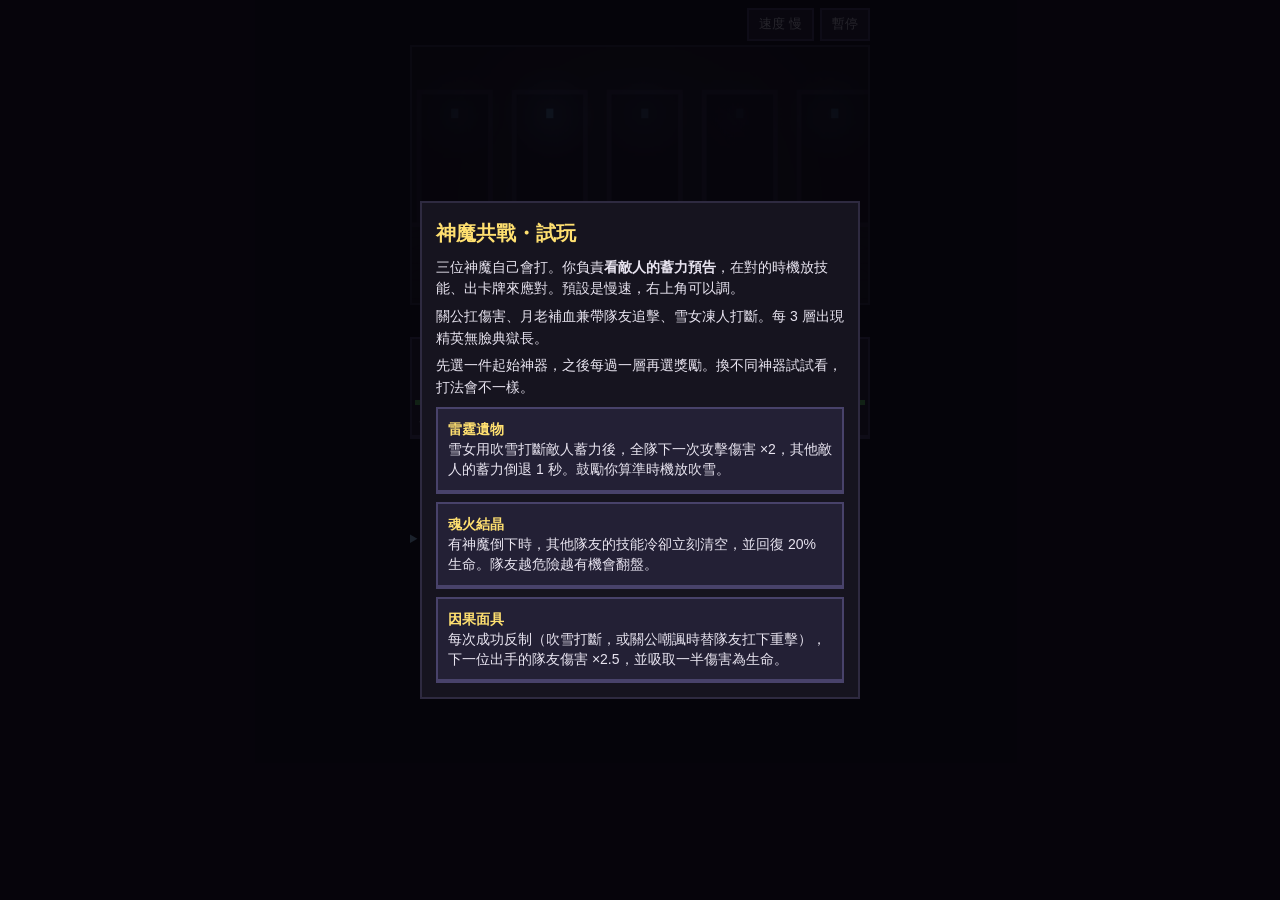
<file: cowar.html>
<!doctype html>
<html lang="zh-Hant">
<head>
<meta charset="utf-8">
<meta name="viewport" content="width=device-width, initial-scale=1, maximum-scale=1, user-scalable=no">
<title>神魔共戰試玩</title>
<link rel="stylesheet" href="style.css?v=20261023l">
<style>
  #app { padding: 8px 10px 28px; }
  .stage { width: 100%; height: auto; border: 2px solid var(--line); background: #0b0a12; touch-action: manipulation; }
  .top { display: flex; align-items: center; gap: 6px; font-size: 14px; margin-bottom: 4px; }
  .top .floor { flex: 1; color: var(--gold); font-weight: bold; }
  .top .btn { padding: 4px 10px; font-size: 13px; }
  .tele { min-height: 22px; font-size: 13px; margin: 4px 0; color: var(--muted); }
  .tele b { color: #ff8a8a; }
  .tele b.win { color: var(--gold); }
  @keyframes glow { from { box-shadow: 0 0 0 rgba(255,224,112,0); } to { box-shadow: 0 0 10px rgba(255,224,112,0.8); } }
  .heroes { display: grid; grid-template-columns: repeat(3, 1fr); gap: 5px; margin-top: 6px; }
  .hero { position: relative; padding: 4px 3px 5px; text-align: center; font-size: 12px; line-height: 1.3; overflow: hidden; }
  .hero canvas { margin: 0 auto; height: 38px; }
  .hero .hpb { height: 5px; background: #000; margin: 3px 0; }
  .hero .hpb div { height: 100%; background: #5fd35f; }
  .hero .cdv { position: absolute; left: 0; bottom: 0; width: 100%; background: rgba(0,0,0,0.6); pointer-events: none; }
  .hero.ready { border-color: var(--gold); }
  .hero.down { opacity: 0.35; }
  .hand { display: grid; grid-template-columns: repeat(3, 1fr); gap: 5px; margin-top: 6px; min-height: 74px; }
  .card { padding: 4px; font-size: 11px; line-height: 1.35; text-align: left; border-color: #4a6a9a; }
  .card b { display: block; font-size: 13px; color: var(--accent); }
  .card.ex { border-color: #9a6a3a; } .card.ex b { color: #ffb070; }
  .card.empty { opacity: 0.25; text-align: center; }
  .meta { font-size: 12px; color: var(--muted); margin-top: 6px; }
  .meta .art { color: var(--gold); }
  .overlay { position: fixed; inset: 0; background: rgba(5,4,10,0.86); display: none; align-items: center; justify-content: center; padding: 16px; z-index: 5; }
  .overlay.show { display: flex; }
  .box { background: var(--panel); border: 2px solid var(--line); max-width: 440px; width: 100%; padding: 14px; max-height: 92vh; overflow-y: auto; }
  .box h2 { margin-top: 0; }
  .box p { font-size: 14px; line-height: 1.55; margin: 6px 0; }
  .opt { display: block; width: 100%; text-align: left; margin-top: 8px; padding: 10px; font-size: 14px; line-height: 1.45; }
  .opt b { color: var(--gold); }
  details { margin-top: 10px; font-size: 13px; line-height: 1.55; }
  details summary { color: var(--accent); }
  details p { margin: 4px 0; }
</style>
</head>
<body>
<div id="app">
  <div class="top"><span class="floor"></span><button class="btn speed">速度 慢</button><button class="btn pause">暫停</button></div>
  <canvas class="stage" width="384" height="216"></canvas>
  <div class="tele"></div>
  <div class="heroes"></div>
  <div class="hand"></div>
  <div class="meta"></div>
  <details>
    <summary>玩法與技能說明</summary>
    <div class="help"></div>
  </details>
</div>
<div class="overlay"><div class="box"></div></div>
<script src="js/data.js?v=20261023l"></script>
<script src="js/jobs.js?v=20261023l"></script>
<script src="js/sprites.js?v=20261023l"></script>
<script>
'use strict';
(() => {
// 神魔共戰：即時戰鬥原型。神魔自動普攻，玩家點技能、出卡，看準敵人蓄力時打斷或轉移。
const W = 384, H = 216, GROUND = 200;
const cv = document.querySelector('.stage'), g = cv.getContext('2d');
g.imageSmoothingEnabled = false;
const $ = (s) => document.querySelector(s);
const rnd = (a, b) => a + Math.random() * (b - a);
const pick = (a) => a[Math.floor(Math.random() * a.length)];
const pct = (x) => Math.round(x * 100) + '%';

// ───── 資料 ─────
const HEROES = {
  guangong: {
    name: '關公', role: '守護', hp: 130, atk: 11, rate: 2.3, melee: true, x: 166, atkAnim: 'punch', skillAnim: 'ult', color: '#40d070',
    skill: { name: '單刀赴會', cd: 9, desc: '衝向目標砍一刀，3 倍傷害。之後 5 秒嘲諷：敵人的重擊全部改打關公，關公受到的傷害減少三成。' },
  },
  yuelao: {
    name: '月老', role: '支援', hp: 90, atk: 7, rate: 2.6, melee: true, x: 116, atkAnim: 'punch', skillAnim: 'cast', color: '#ff5c8d',
    skill: { name: '千里一線牽', cd: 10, desc: '紅線綁住目標，另外兩位隊友立刻追擊它；同時替生命最低的隊友回復 25% 生命。' },
  },
  yukionna: {
    name: '雪女', role: '控制', hp: 80, atk: 9, rate: 2.5, melee: false, x: 66, atkAnim: 'punch', skillAnim: 'ult', color: '#a0e0ff',
    skill: { name: '吹雪', cd: 11, desc: '凍住目標 3 秒，期間不能行動。目標正在蓄力就等於免費打斷；在金色破綻時凍住算完美打斷。' },
  },
};
const ORDER = ['guangong', 'yuelao', 'yukionna'];

// 敵人：普通一種、精英一種，預告和應對方式不同
const FOES = {
  zombie: {
    name: '夜行殭屍', sprite: 'zombie', hp: 150, light: 6, rate: 3.0, every: [5, 8],
    heavy: [{ name: '撕咬', dmg: 24, charge: 2.4, win: 0.8 }],
  },
  warden: {
    name: '無臉典獄長', sprite: 'boss', hp: 440, light: 9, rate: 2.6, every: [4.5, 6.5], elite: true,
    heavy: [
      { name: '鎖魂鏈', dmg: 40, charge: 2.6, win: 0.6 },
      { name: '無臉凝視', dmg: 18, aoe: true, charge: 3.0, win: 0.5 },
    ],
  },
};

// 神器：不只加數值，會改變打法
const ARTIFACTS = {
  thunder: { name: '雷霆遺物', desc: '雪女用吹雪打斷敵人蓄力後，全隊下一次攻擊傷害 ×2，其他敵人的蓄力倒退 1 秒。鼓勵你算準時機放吹雪。' },
  soulfire: { name: '魂火結晶', desc: '有神魔倒下時，其他隊友的技能冷卻立刻清空，並回復 20% 生命。隊友越危險越有機會翻盤。' },
  mask: { name: '因果面具', desc: '每次成功反制（吹雪打斷，或關公嘲諷時替隊友扛下重擊），下一位出手的隊友傷害 ×2.5，並吸取一半傷害為生命。' },
};

// 卡牌：一次性戰術，免費打出；每 8 秒補一張，手牌最多 3 張
const CARDS = {
  ward:  { name: '金鐘罩', desc: '6 秒內全隊受到的重擊傷害減半。' },
  salve: { name: '還魂丹', desc: '生命最低的隊友回復 35% 生命。' },
  rally: { name: '擂鼓', desc: '6 秒內全隊攻擊速度加快五成。' },
  guagu: { name: '刮骨療毒', hero: 'guangong', desc: '關公回復 40% 生命，5 秒內受到的傷害減半。' },
  book:  { name: '姻緣簿', hero: 'yuelao', desc: '所有神魔的技能冷卻立刻減少 5 秒。' },
  snownight: { name: '雪夜之約', hero: 'yukionna', desc: '6 秒內所有敵人蓄力變慢一半，金色破綻也更好抓。' },
  blade: { name: '青龍偃月', hero: 'guangong', desc: '關公下一次「單刀赴會」傷害再翻倍，並讓目標進入破綻。' },
  thread: { name: '月下紅繩', hero: 'yuelao', desc: '把所有敵人綁在一起 5 秒：打中任何一個，其他敵人也受到一半傷害。' },
  icicle: { name: '冰柱', hero: 'yukionna', desc: '雪女射出冰柱，對目標造成 4 倍傷害。目標被凍住時改為 6 倍。' },
};
const START_DECK = ['ward', 'salve', 'rally', 'guagu', 'book', 'snownight'];
const CARD_EVERY = 8;

// ───── 狀態 ─────
let run, T = 0, units, heroes, foes, events, effects, shake, paused, speed, over, focus;
let hand, deck, discard, cardT, buffs, stats, lastUi = 0;

function newRun(art) {
  run = { floor: 0, arts: art ? [art] : [], deck: [...START_DECK], hp: {}, stats: { int: 0, perfect: 0, red: 0, cards: 0, skills: 0, falls: 0 } };
  for (const id of ORDER) run.hp[id] = HEROES[id].hp;
  speed = 0.7; $('.speed').textContent = '速度 慢';
  nextFloor();
}

function floorFoes(f) {
  if (f % 3 === 0) return ['warden', ...(f >= 6 ? ['zombie'] : [])];
  return Array(Math.min(3, 1 + Math.ceil(f / 2))).fill('zombie');
}

function nextFloor() {
  run.floor++;
  const f = run.floor, k = 1 + 0.2 * (f - 1);
  T = 0; events = []; effects = []; shake = 0; over = false;
  heroes = ORDER.map((id) => {
    const H0 = HEROES[id];
    return { id, ...H0, side: 'ally', art: id, maxHp: H0.hp, hp: run.hp[id], dead: run.hp[id] <= 0, atkT: rnd(0.3, 1.2), cdT: 0, anim: null, ox: 0, lunge: null, busy: 0, flash: 0, guard: 0, nextMult: 1 };
  });
  const keys = floorFoes(f);
  foes = keys.map((key, i) => {
    const F = FOES[key], n = keys.length;
    const x = F.elite ? 300 : 248 + i * (n === 1 ? 0 : 100 / (n - 1));
    return {
      key, ...F, side: 'enemy', x, maxHp: Math.round(F.hp * k), hp: Math.round(F.hp * k), k, dead: false,
      lightT: rnd(1.5, F.rate), heavyT: rnd(2.5, 4) + i * 1.8, charge: null, stagger: 0, frozen: 0, flash: 0, lunge: null, ox: 0, atkUntil: 0, hurtUntil: 0, next: 0,
    };
  });
  units = [...heroes, ...foes];
  focus = foes[0];
  cardT = 0;
  buffs = { ward: 0, rally: 0, slow: 0, thread: 0, mask: false, thunder: false, blade: false };
  deck = shuffle([...run.deck]); discard = []; hand = [];
  draw(); draw();
  // 先暫停讓玩家觀察戰場
  paused = true;
  const elite = keys.includes('warden');
  showBox(`<h2>第 ${f} 層${elite ? '・精英' : ''}</h2>
    <p>敵人：${keys.map((k2) => FOES[k2].name).join('、')}</p>
    ${elite ? '<p>典獄長有兩種重擊：「鎖魂鏈」打單人，關公嘲諷可以拉過來；「無臉凝視」打全隊，關公拉不走，<b>只能靠雪女打斷</b>或金鐘罩硬扛。</p>' : '<p>殭屍蓄力「撕咬」時會標出要咬誰。可以用雪女凍住打斷，或讓關公嘲諷把它拉過來扛。</p>'}
    <button class="btn primary wide go">開打</button>`);
  $('.box .go').onclick = () => { hideBox(); paused = false; };
}

function shuffle(a) { for (let i = a.length - 1; i > 0; i--) { const j = Math.floor(Math.random() * (i + 1)); [a[i], a[j]] = [a[j], a[i]]; } return a; }
function draw() {
  if (hand.length >= 3) return;
  if (!deck.length) { deck = shuffle(discard); discard = []; }
  if (deck.length) hand.push(deck.pop());
}

// ───── 時間排程（用遊戲時間，暫停時一起停）─────
const later = (s, fn) => events.push({ at: T + s, fn });
const fx = (e) => effects.push({ t0: T, ...e });
const float = (u, text, color = '#fff') => fx({ type: 'text', x: u.x + u.ox, y: GROUND - 92, text, color, dur: 0.9 });
const aliveH = () => heroes.filter((h) => !h.dead);
const aliveF = () => foes.filter((e) => !e.dead);
const hero = (id) => heroes.find((h) => h.id === id);

function play(u, name) {
  const a = artAnim(u.art, name) || artAnim(u.art, 'punch');
  u.anim = { name: ART[u.art].anims ? name : name, t0: T, a };
}

// ───── 神魔出手 ─────
function heroAttack(h, e, mult = 1, opt = {}) {
  if (h.dead) return;
  if (!e || e.dead) e = targetFoe();
  if (!e) return;
  const anim = opt.anim || h.atkAnim;
  play(h, anim);
  const tot = (h.anim.a ? h.anim.a.ms.reduce((x, y) => x + y, 0) : 500) / 1000;
  h.busy = T + tot;
  const hitAt = Math.min(0.45, tot * 0.6);
  if (h.melee && !opt.ranged) h.lunge = { t0: T, dur: hitAt * 2, dist: e.x - 40 - h.x };
  else if (opt.thread) fx({ type: 'thread', x1: h.x + 10, x2: e.x, dur: 0.6 });
  else later(hitAt * 0.4, () => fx({ type: 'bolt', x1: h.x + 14, x2: e.x, color: h.color, dur: hitAt * 0.8 }));
  later(hitAt, () => damageFoe(h, e, mult, opt));
}

function damageFoe(h, e, mult, opt = {}) {
  if (e.dead) { const n = targetFoe(); if (!n) return; e = n; }
  let m = mult * h.nextMult; h.nextMult = 1;
  if (buffs.mask) { m *= 2.5; }
  if (e.stagger > T) m *= 1.5;
  let d = Math.max(1, Math.round(h.atk * m * rnd(0.9, 1.1)));
  hurtFoe(e, d, h.color, opt.big || m >= 2);
  if (buffs.mask) { buffs.mask = false; heal(h, Math.round(d / 2)); float(h, '因果', '#d0a0ff'); }
  if (buffs.thread > T) for (const o of aliveF()) if (o !== e) hurtFoe(o, Math.round(d / 2), '#ff5c8d');
  if (opt.after) opt.after(e);
}

function hurtFoe(e, d, color, big) {
  if (e.dead) return;
  e.hp -= d; e.flash = T + 0.18; e.hurtUntil = T + 0.25;
  float(e, String(d), big ? '#ffe070' : '#fff');
  fx({ type: 'burst', x: e.x, color, dur: 0.4, seed: Math.random() * 6 });
  if (big) shake = 3;
  if (e.hp <= 0) {
    e.hp = 0; e.dead = true; e.deadAt = T; e.charge = null;
    if (focus === e) focus = targetFoe();
    if (!aliveF().length) winFight();
  }
}

function targetFoe() { return (focus && !focus.dead) ? focus : aliveF()[0] || null; }

function heal(h, n) {
  if (h.dead) return;
  const v = Math.min(n, h.maxHp - h.hp);
  h.hp += v;
  if (v > 0) { float(h, '+' + v, '#7fe07f'); fx({ type: 'sparkle', x: h.x, dur: 0.8 }); }
}

function useSkill(h) {
  if (over || paused || h.dead || h.cdT > 0) return;
  const e = targetFoe(); if (!e) return;
  h.cdT = h.skill.cd; run.stats.skills++;
  if (h.id === 'guangong') {
    const blade = buffs.blade; buffs.blade = false;
    heroAttack(h, e, blade ? 6 : 3, { anim: h.skillAnim, big: true, after: (t) => { if (blade) stagger(t, 2.5); } });
    h.guard = Math.max(h.guard, T + 5); h.taunt = T + 5;
    float(h, '嘲諷', '#40d070');
  } else if (h.id === 'yuelao') {
    heroAttack(h, e, 1, { anim: h.skillAnim, ranged: true, thread: true });
    later(0.45, () => { for (const o of aliveH()) if (o !== h) followUp(o, e); });
    const low = aliveH().sort((a, b) => a.hp / a.maxHp - b.hp / b.maxHp)[0];
    if (low) later(0.3, () => heal(low, Math.round(low.maxHp * 0.25)));
  } else if (h.id === 'yukionna') {
    heroAttack(h, e, 1, { anim: h.skillAnim, after: (t) => freeze(t, 3) });
  }
}

function followUp(h, e) {
  if (h.dead || !e || e.dead) return;
  float(h, '追擊', '#ffe070');
  h.atkT = h.rate;
  heroAttack(h, e, 1);
}

function freeze(e, s) {
  if (e.dead) return;
  e.frozen = T + s;
  fx({ type: 'ice', x: e.x, dur: s });
  if (e.charge) interrupt(e, 'free');
}

function stagger(e, s) {
  if (e.dead) return;
  e.stagger = T + s; e.charge = null;
  float(e, '破綻', '#ffe070');
}

// ───── 干涉 ─────
function inWindow(e) { return e.charge && e.charge.dur - e.charge.t <= e.charge.win; }
function chargingFoes() { return aliveF().filter((e) => e.charge).sort((a, b) => (a.charge.dur - a.charge.t) - (b.charge.dur - b.charge.t)); }

function interrupt(e, how) {
  const perfect = inWindow(e);
  const name = e.charge.name;
  e.charge = null; e.heavyT = rnd(...e.every);
  run.stats.int++;
  fx({ type: 'flash', color: perfect ? 'rgba(255,224,112,A)' : 'rgba(160,220,255,A)', dur: 0.25 });
  if (perfect) {
    run.stats.perfect++;
    stagger(e, 2.5);
    float(e, '完美打斷', '#ffe070');
    for (const h of aliveH()) later(0.15 + Math.random() * 0.2, () => followUp(h, e));
  } else {
    float(e, '打斷「' + name + '」', '#a0e0ff');
    e.next = T + 0.6;
  }
  countered(e, true);
}

function countered(e, wasInt) {
  if (run.arts.includes('mask')) buffs.mask = true;
  if (wasInt && run.arts.includes('thunder')) {
    for (const h of aliveH()) h.nextMult = Math.max(h.nextMult, 2);
    for (const o of aliveF()) if (o.charge) o.charge.t = Math.max(0, o.charge.t - 1);
    fx({ type: 'flash', color: 'rgba(200,220,255,A)', dur: 0.3 });
  }
}

// ───── 敵人 ─────
function foeAct(e, dt) {
  if (e.dead || e.stagger > T || e.frozen > T || e.next > T) return;
  if (e.charge) {
    e.charge.t += dt * (buffs.slow > T ? 0.5 : 1);
    if (e.charge.target && e.charge.target.dead) { const a = aliveH(); e.charge.target = a.length ? pick(a) : null; }
    if (e.charge.t >= e.charge.dur) release(e);
    return;
  }
  e.heavyT -= dt; e.lightT -= dt;
  if (e.heavyT <= 0) {
    const p = pick(e.heavy), a = aliveH(); if (!a.length) return;
    const gg = hero('guangong');
    const taunted = !p.aoe && gg && !gg.dead && gg.taunt > T;
    const target = p.aoe ? null : (taunted ? gg : pick(a));
    e.charge = { ...p, dur: p.charge, t: 0, target, cut: 1, taunted };
  } else if (e.lightT <= 0) {
    e.lightT = e.rate * rnd(0.85, 1.15);
    const a = aliveH(); if (!a.length) return;
    const t = pick(a);
    e.atkUntil = T + 0.35; e.lunge = { t0: T, dur: 0.4, dist: -24 };
    later(0.2, () => hurtHero(t, Math.round(e.light * e.k), false));
  }
}

function release(e) {
  const c = e.charge; e.charge = null; e.heavyT = rnd(...e.every);
  e.atkUntil = T + 0.5; e.lunge = { t0: T, dur: 0.5, dist: -60 };
  const d = Math.round(c.dmg * e.k);
  later(0.25, () => {
    if (c.aoe) { fx({ type: 'flash', color: 'rgba(200,40,60,A)', dur: 0.4 }); for (const h of aliveH()) hurtHero(h, d, true); }
    else if (c.target) { hurtHero(c.target, Math.round(d * c.cut), true); if (c.target.id === 'guangong' && c.target.taunt > T && c.taunted) countered(e, false); }
    shake = 4;
  });
}

function hurtHero(h, d, heavy) {
  if (h.dead || over) return;
  if (heavy && buffs.ward > T) d = Math.round(d * 0.5);
  if (h.guard > T) d = Math.round(d * (h.id === 'guangong' && h.taunt > T ? 0.7 : 0.5));
  d = Math.max(1, d);
  h.hp -= d; h.flash = T + 0.18;
  if (!h.busy || h.busy < T) play(h, 'hurt');
  float(h, String(d), heavy ? '#ff7070' : '#ffb0b0');
  if (h.hp <= 0) {
    h.hp = 0; h.dead = true; run.stats.falls++;
    play(h, 'hurt');
    float(h, '倒下', '#ff7070');
    if (run.arts.includes('soulfire')) { fx({ type: 'soul', x: h.x, dur: 1.5 }); for (const o of aliveH()) { o.cdT = 0; heal(o, Math.round(o.maxHp * 0.2)); } }
    if (!aliveH().length) loseRun();
  }
}

// ───── 每一幀 ─────
let lastNow = performance.now();
function frame(now) {
  const real = Math.min(0.05, (now - lastNow) / 1000); lastNow = now;
  if (run && !paused && !over) step(real * speed);
  render();
  if (now - lastUi > 100) { lastUi = now; ui(); }
  requestAnimationFrame(frame);
}

function step(dt) {
  T += dt;
  for (let i = events.length - 1; i >= 0; i--) if (events[i].at <= T) { const ev = events.splice(i, 1)[0]; ev.fn(); }
  cardT += dt; if (cardT >= CARD_EVERY) { cardT = 0; draw(); }
  for (const h of heroes) {
    if (h.dead) continue;
    h.cdT = Math.max(0, h.cdT - dt);
    h.atkT -= dt * (buffs.rally > T ? 1.5 : 1);
    if (h.atkT <= 0 && h.busy < T) { h.atkT = h.rate * rnd(0.9, 1.1); heroAttack(h, targetFoe()); }
  }
  for (const e of foes) foeAct(e, dt);
}

// ───── 畫面 ─────
function lungeX(u) {
  if (!u.lunge) return 0;
  const p = (T - u.lunge.t0) / u.lunge.dur;
  if (p >= 1) { u.lunge = null; return 0; }
  return u.lunge.dist * Math.sin(p * Math.PI);
}

function drawBackground() {
  // 靈魂結算終端的地下走廊：拱門、魂燈、濕地板
  g.fillStyle = '#1b1826'; g.fillRect(0, 0, W, 152);
  for (let i = 0; i < 5; i++) {
    const x = 8 + i * 80;
    g.fillStyle = '#141120'; g.fillRect(x, 40, 56, 112);
    g.fillStyle = '#2c2740'; g.fillRect(x - 4, 36, 64, 4); g.fillRect(x - 4, 36, 4, 116); g.fillRect(x + 56, 36, 4, 116);
    const fl = 0.6 + 0.4 * Math.sin(T * 3 + i * 1.7);
    g.fillStyle = `rgba(120,200,255,${0.5 * fl})`; g.fillRect(x + 25, 52, 6, 8);
    const grd = g.createRadialGradient(x + 28, 56, 1, x + 28, 56, 40); grd.addColorStop(0, `rgba(120,200,255,${0.16 * fl})`); grd.addColorStop(1, 'rgba(120,200,255,0)');
    g.fillStyle = grd; g.fillRect(x - 12, 16, 80, 80);
  }
  g.fillStyle = '#332d48'; g.fillRect(0, 148, W, 4);
  g.fillStyle = '#25212f'; g.fillRect(0, 152, W, H - 152);
  g.fillStyle = '#1e1b28';
  for (let y = 152, k = 0; y < H; y += 8 + k * 2, k++) g.fillRect(0, y, W, 1);
  for (let i = -8; i <= 8; i++) { g.strokeStyle = '#1e1b28'; g.beginPath(); g.moveTo(W / 2 + i * 30, 152); g.lineTo(W / 2 + i * 60, H); g.stroke(); }
}

function drawHero(h) {
  h.ox = lungeX(h);
  const x = h.x + h.ox;
  let sheet = 'pose', i = 0;
  if (h.anim && h.anim.a) {
    const ms = h.anim.a.ms; let t = (T - h.anim.t0) * 1000; const tot = ms.reduce((a, b) => a + b, 0);
    if (t < tot) { sheet = h.anim.a.sheet; while (i < ms.length - 1 && t >= ms[i]) t -= ms[i++]; }
    else if (h.dead) { sheet = h.anim.a.sheet; i = ms.length - 1; }
    else h.anim = null;
  }
  const white = h.flash > T && Math.floor((h.flash - T) / 0.06) % 2 === 0;
  g.fillStyle = 'rgba(0,0,0,0.4)'; g.beginPath(); g.ellipse(x, GROUND, 22, 4, 0, 0, Math.PI * 2); g.fill();
  if (h.dead) g.globalAlpha = 0.35;
  drawArt(g, h.art, sheet, i, x, GROUND, 1, { white });
  g.globalAlpha = 1;
  if (h.dead) return;
  const top = GROUND - ART[h.art].sheets.pose[2] - 4;
  bar(x, top, h.hp / h.maxHp, '#5fd35f');
  if (h.taunt > T) { g.strokeStyle = 'rgba(64,208,112,0.8)'; g.lineWidth = 2; g.beginPath(); g.ellipse(x, GROUND - 2, 28, 6, 0, 0, Math.PI * 2); g.stroke(); }
  // 被重擊瞄準：頭上紅色驚嘆號
  const aimed = foes.filter((e) => !e.dead && e.charge && (e.charge.aoe || e.charge.target === h));
  if (aimed.length) {
    const blink = Math.floor(T * 8) % 2;
    g.fillStyle = blink ? '#ff4050' : '#ffb0b0';
    g.fillRect(x - 2, top - 20, 4, 9); g.fillRect(x - 2, top - 9, 4, 3);
  }
}

function drawFoe(e) {
  e.ox = lungeX(e);
  const x = e.x + e.ox;
  const spr = 'u:' + e.sprite, sh = UNIT_ART[e.sprite][1];
  let alpha = 1;
  if (e.dead) { const k = (T - e.deadAt) / 0.6; if (k >= 1) return; alpha = 1 - k; }
  const pose = T < e.hurtUntil || e.dead || e.stagger > T ? 2 : T < e.atkUntil ? 1 : 0;
  const white = e.flash > T && Math.floor((e.flash - T) / 0.06) % 2 === 0;
  const trem = e.charge ? Math.sin(T * 60) * (inWindow(e) ? 2 : 1) : 0;
  g.fillStyle = 'rgba(0,0,0,0.4)'; g.beginPath(); g.ellipse(x, GROUND, e.elite ? 34 : 20, 4, 0, 0, Math.PI * 2); g.fill();
  // 蓄力時腳下發紅光，進入破綻窗變金光
  if (e.charge) {
    const c = inWindow(e) ? '255,224,112' : '255,60,70';
    const grd = g.createRadialGradient(x, GROUND - sh / 2, 4, x, GROUND - sh / 2, sh * 0.8);
    grd.addColorStop(0, `rgba(${c},0.35)`); grd.addColorStop(1, `rgba(${c},0)`);
    g.fillStyle = grd; g.fillRect(x - sh, GROUND - sh * 1.4, sh * 2, sh * 1.6);
  }
  g.globalAlpha = alpha;
  if (e.frozen > T) g.filter = 'saturate(0.3) brightness(1.3) hue-rotate(160deg)';
  drawArt(g, spr, 'pose', pose, x + trem, GROUND, 1, { flip: true, white });
  g.filter = 'none'; g.globalAlpha = 1;
  if (e.dead) return;
  const top = GROUND - sh - 6;
  bar(x, top, e.hp / e.maxHp, '#e05050');
  if (e === focus) {
    g.fillStyle = '#ffe070';
    g.beginPath(); g.moveTo(x - 5, GROUND + 9); g.lineTo(x + 5, GROUND + 9); g.lineTo(x, GROUND + 3); g.fill();
  }
  g.font = 'bold 10px sans-serif'; g.textAlign = 'center';
  if (e.stagger > T) { g.fillStyle = '#ffe070'; g.fillText('破綻', x, top - 4); }
  else if (e.frozen > T) { g.fillStyle = '#a0e0ff'; g.fillText('冰凍', x, top - 4); }
  if (e.charge) {
    // 蓄力條：紅色是準備，最後金色那段是破綻窗
    const c = e.charge, bw = 46, by = top - 20, bx = x - bw / 2;
    const winX = bx + bw * (1 - c.win / c.dur);
    g.fillStyle = '#000'; g.fillRect(bx - 1, by - 1, bw + 2, 6);
    g.fillStyle = '#5a4a1a'; g.fillRect(winX, by, bx + bw - winX, 4);
    g.fillStyle = inWindow(e) ? '#ffe070' : '#ff4050'; g.fillRect(bx, by, bw * Math.min(1, c.t / c.dur), 4);
    g.fillStyle = inWindow(e) ? '#ffe070' : '#ffb0b0';
    g.fillText((c.aoe ? '全隊・' : '') + c.name, x, by - 3);
    if (c.target && !c.target.dead) {
      g.strokeStyle = inWindow(e) ? 'rgba(255,224,112,0.7)' : 'rgba(255,64,80,0.55)'; g.lineWidth = 1.5; g.setLineDash([4, 3]);
      g.beginPath(); g.moveTo(x - 20, GROUND - sh * 0.6); g.lineTo(c.target.x + c.target.ox + 14, GROUND - 46); g.stroke(); g.setLineDash([]);
    }
  }
}

function bar(x, y, k, color) {
  g.fillStyle = '#000'; g.fillRect(x - 17, y - 1, 34, 5);
  g.fillStyle = color; g.fillRect(x - 16, y, Math.max(0, 32 * k), 3);
}

function render() {
  g.save();
  if (shake > 0) { g.translate(rnd(-1, 1) * shake, rnd(-1, 1) * shake); shake = Math.max(0, shake - 0.3); }
  drawBackground();
  if (foes) {
    // 無臉凝視：全隊腳下一條紅色危險區
    if (foes.some((e) => !e.dead && e.charge && e.charge.aoe)) {
      const blink = 0.18 + 0.12 * Math.sin(T * 14);
      g.fillStyle = `rgba(255,40,60,${blink})`; g.fillRect(10, GROUND - 8, 180, 14);
    }
    for (const h of [...heroes].reverse()) drawHero(h);
    for (const e of foes) drawFoe(e);
  }
  effects = (effects || []).filter((e) => T < e.t0 + e.dur);
  for (const e of effects) drawFx(e);
  const v = g.createRadialGradient(W / 2, H * 0.6, 80, W / 2, H * 0.6, 260); v.addColorStop(0, 'rgba(0,0,0,0)'); v.addColorStop(1, 'rgba(0,0,0,0.5)');
  g.fillStyle = v; g.fillRect(0, 0, W, H);
  if (paused && !over && $('.overlay').classList.contains('show') === false) { g.fillStyle = 'rgba(0,0,0,0.5)'; g.fillRect(0, 0, W, H); g.fillStyle = '#ffe070'; g.font = 'bold 20px sans-serif'; g.textAlign = 'center'; g.fillText('暫停中', W / 2, H / 2); }
  g.restore();
}

function drawFx(e) {
  const k = (T - e.t0) / e.dur;
  if (e.type === 'text') { g.globalAlpha = 1 - k; g.font = 'bold 13px sans-serif'; g.textAlign = 'center'; g.fillStyle = '#000'; g.fillText(e.text, e.x + 1, e.y - k * 20 + 1); g.fillStyle = e.color; g.fillText(e.text, e.x, e.y - k * 20); g.globalAlpha = 1; }
  if (e.type === 'bolt') {
    const p = Math.min(1, k), xx = e.x1 + (e.x2 - e.x1) * p, yy = GROUND - 46 - Math.sin(p * Math.PI) * 12;
    for (let s = 0; s < 5; s++) { g.fillStyle = e.color; g.globalAlpha = 1 - s * 0.18; g.fillRect(Math.round(xx - s * 6 - 3), Math.round(yy - 3), 6 - s, 6 - s); }
    g.globalAlpha = 1; g.fillStyle = '#fff'; g.fillRect(Math.round(xx - 2), Math.round(yy - 2), 4, 4);
  }
  if (e.type === 'thread') {
    g.strokeStyle = '#ff3048'; g.lineWidth = 2; g.beginPath();
    const p = Math.min(1, k * 2);
    for (let s = 0; s <= 20; s++) { const t = s / 20 * p; const xx = e.x1 + (e.x2 - e.x1) * t, yy = GROUND - 50 - Math.sin(t * Math.PI) * 30 + Math.sin(t * 20 + T * 20) * 2; s ? g.lineTo(xx, yy) : g.moveTo(xx, yy); }
    g.stroke();
  }
  if (e.type === 'burst') {
    for (let s = 0; s < 10; s++) {
      const ang = s * 0.63 + e.seed, d = 6 + k * 26;
      g.globalAlpha = 1 - k; g.fillStyle = s % 3 ? e.color : '#fff';
      g.fillRect(Math.round(e.x + Math.cos(ang) * d - 2), Math.round(GROUND - 40 + Math.sin(ang) * d * 0.8 - 2), 4, 4);
    }
    g.globalAlpha = 1;
  }
  if (e.type === 'sparkle') {
    for (let s = 0; s < 5; s++) {
      const xx = e.x - 16 + s * 8, yy = GROUND - 20 - ((k + s * 0.17) % 1) * 50;
      g.globalAlpha = 1 - k; g.fillStyle = '#7fe07f';
      g.fillRect(Math.round(xx - 1), Math.round(yy - 3), 2, 6); g.fillRect(Math.round(xx - 3), Math.round(yy - 1), 6, 2);
    }
    g.globalAlpha = 1;
  }
  if (e.type === 'ice') {
    g.globalAlpha = 0.6 * (1 - k * 0.5);
    for (let s = 0; s < 6; s++) { g.fillStyle = s % 2 ? '#c0ecff' : '#ffffff'; g.fillRect(Math.round(e.x - 20 + s * 8), Math.round(GROUND - 12 - (s % 3) * 8), 5, 12 + (s % 3) * 8); }
    g.globalAlpha = 1;
  }
  if (e.type === 'soul') {
    for (let s = 0; s < 6; s++) { g.globalAlpha = 1 - k; g.fillStyle = s % 2 ? '#80c0ff' : '#d0f0ff'; g.fillRect(Math.round(e.x - 10 + s * 4), Math.round(GROUND - 30 - k * 60 - (s % 3) * 6), 4, 6); }
    g.globalAlpha = 1;
  }
  if (e.type === 'flash') { g.fillStyle = e.color.replace('A', (1 - k) * 0.5); g.fillRect(0, 0, W, H); }
}

// 點畫面上的敵人：設定集火目標
cv.addEventListener('pointerdown', (ev) => {
  if (!foes || over) return;
  const r = cv.getBoundingClientRect(), x = (ev.clientX - r.left) * W / r.width;
  let best = null, bd = 40;
  for (const e of aliveF()) { const d = Math.abs(e.x - x); if (d < bd) { bd = d; best = e; } }
  if (best) focus = best;
});

// ───── 介面 ─────
function heroCards() {
  const box = $('.heroes'); box.innerHTML = '';
  for (const id of ORDER) {
    const H0 = HEROES[id], b = document.createElement('button');
    b.className = 'btn hero'; b.dataset.id = id;
    b.appendChild(artImg(id, 38));
    b.insertAdjacentHTML('beforeend', `<div><b>${H0.name}</b>・${H0.role}</div><div class="hpb"><div></div></div><div class="sk">${H0.skill.name}</div><div class="cdv"></div>`);
    b.onclick = () => useSkill(hero(id));
    box.appendChild(b);
  }
}

function playCard(i) {
  if (over || paused) return;
  const id = hand[i], C = CARDS[id]; if (!C) return;
  if (C.hero && hero(C.hero).dead) return;
  hand.splice(i, 1); discard.push(id); run.stats.cards++;
  const gg = hero('guangong');
  if (id === 'ward') { buffs.ward = T + 6; for (const h of aliveH()) float(h, '金鐘罩', '#ffe070'); }
  if (id === 'salve') { const low = aliveH().sort((a, b) => a.hp / a.maxHp - b.hp / b.maxHp)[0]; if (low) heal(low, Math.round(low.maxHp * 0.35)); }
  if (id === 'rally') { buffs.rally = T + 6; for (const h of aliveH()) float(h, '擂鼓', '#ff9a50'); }
  if (id === 'guagu') { heal(gg, Math.round(gg.maxHp * 0.4)); gg.guard = Math.max(gg.guard, T + 5); }
  if (id === 'book') { for (const h of heroes) h.cdT = Math.max(0, h.cdT - 5); float(hero('yuelao'), '姻緣簿', '#ff5c8d'); }
  if (id === 'snownight') { buffs.slow = T + 6; fx({ type: 'flash', color: 'rgba(160,220,255,A)', dur: 0.5 }); }
  if (id === 'blade') { buffs.blade = true; float(gg, '青龍偃月', '#40d070'); }
  if (id === 'thread') { buffs.thread = T + 5; for (const e of aliveF()) float(e, '紅繩', '#ff5c8d'); }
  if (id === 'icicle') { const y = hero('yukionna'), e = targetFoe(); if (e) heroAttack(y, e, e.frozen > T ? 6 : 4, { anim: 's2', big: true }); }
  ui();
}

function ui() {
  if (!run) return;
  $('.floor').textContent = `第 ${run.floor} 層`;
  const ch = chargingFoes();
  // 預告文字
  const t = $('.tele');
  if (ch.length) {
    t.innerHTML = ch.map((e) => {
      const tg = e.charge.aoe ? '全隊' : (e.charge.target ? e.charge.target.name : '');
      return `${e.name}蓄力 <b class="${inWindow(e) ? 'win' : ''}">「${e.charge.name}」→ ${tg}${inWindow(e) ? '　破綻！吹雪可完美打斷' : ''}</b>`;
    }).join('<br>');
  } else t.textContent = focus && !focus.dead ? `集火：${focus.name}（點畫面上的敵人可以換目標）` : '';
  for (const b of document.querySelectorAll('.hero')) {
    const h = hero(b.dataset.id); if (!h) continue;
    b.querySelector('.hpb div').style.width = pct(h.hp / h.maxHp);
    b.querySelector('.cdv').style.height = h.dead ? '100%' : pct(h.cdT / h.skill.cd);
    b.querySelector('.sk').textContent = h.dead ? '倒下' : h.cdT > 0 ? `${h.skill.name} ${Math.ceil(h.cdT)}` : h.skill.name;
    b.classList.toggle('ready', !h.dead && h.cdT <= 0);
    b.classList.toggle('down', h.dead);
  }
  const hb = $('.hand'), key = hand.join(',') + '|' + heroes.map((h) => h.dead).join(',');
  if (hb.dataset.key !== key) {
    hb.dataset.key = key; hb.innerHTML = '';
    for (let i = 0; i < 3; i++) {
      const id = hand[i], C = CARDS[id], b = document.createElement('button');
      if (!C) { b.className = 'btn card empty'; b.textContent = '補牌中'; b.disabled = true; }
      else {
        b.className = 'btn card' + (C.hero ? ' ex' : '');
        b.innerHTML = `<b>${C.name}</b>${C.desc}`;
        b.disabled = !!(C.hero && hero(C.hero).dead);
        b.onclick = () => playCard(i);
      }
      hb.appendChild(b);
    }
  }
  $('.meta').innerHTML = `神器：${run.arts.length ? run.arts.map((a) => `<span class="art">${ARTIFACTS[a].name}</span>`).join('、') : '無'}　｜　下一張牌 ${Math.ceil(CARD_EVERY - cardT)} 秒`;
}

function helpText() {
  const hs = ORDER.map((id) => `<p><b>${HEROES[id].name}・${HEROES[id].skill.name}</b>（冷卻 ${HEROES[id].skill.cd} 秒）：${HEROES[id].skill.desc}</p>`).join('');
  const as = Object.values(ARTIFACTS).map((a) => `<p><b>${a.name}</b>：${a.desc}</p>`).join('');
  $('.help').innerHTML = `
    <p>神魔會自己普攻你鎖定的敵人（腳下黃色箭頭）。點畫面上的敵人換目標。</p>
    <p>敵人準備重擊時，頭上會出現蓄力條，紅線指向要打的人。蓄力條最後的<b>金色那段是破綻</b>。</p>
    <p>應對重擊靠技能：<b>雪女吹雪</b>凍住正在蓄力的敵人就能打斷，在金色破綻時凍住算<b>完美打斷</b>（敵人破綻 2.5 秒、受到傷害 1.5 倍，全隊立刻追擊）；<b>關公單刀赴會</b>會把重擊全部拉到自己身上。</p>
    <p>卡牌免費打出，每 ${CARD_EVERY} 秒補一張，橘框是角色專屬卡，角色倒下就不能用。</p>
    <p>倒下的神魔這一層不能再行動，下一層用三成生命回來。三位都倒下就重新開始。</p>
    ${hs}<p style="margin-top:8px;color:var(--gold)">神器</p>${as}`;
}

// ───── 勝負、獎勵 ─────
function winFight() {
  if (over) return; over = true;
  for (const h of heroes) run.hp[h.id] = h.dead ? Math.round(h.maxHp * 0.3) : Math.min(h.maxHp, h.hp + Math.round(h.maxHp * 0.15));
  setTimeout(showReward, 900);
}

function rewardPool() {
  const pool = [];
  for (const a of Object.keys(ARTIFACTS)) if (!run.arts.includes(a)) pool.push({ kind: 'art', id: a });
  for (const c of ['blade', 'thread', 'icicle', 'ward', 'salve', 'rally', 'guagu', 'book', 'snownight']) pool.push({ kind: 'card', id: c });
  pool.push({ kind: 'heal' });
  shuffle(pool);
  // 一定有一件神器可以選（還有的話）
  const out = [], art = pool.find((p) => p.kind === 'art');
  if (art) out.push(art);
  for (const p of pool) { if (out.length >= 3) break; if (!out.includes(p) && !(p.kind === 'card' && out.some((o) => o.kind === 'card' && o.id === p.id))) out.push(p); }
  return out;
}

function showReward() {
  const opts = rewardPool(), s = run.stats;
  showBox(`<h2>第 ${run.floor} 層通過</h2>
    <p class="muted">打斷 ${s.int} 次（完美 ${s.perfect}）・出卡 ${s.cards} 張・技能 ${s.skills} 次</p>
    <p>選一項獎勵：</p>
    ${opts.map((o, i) => `<button class="btn opt" data-i="${i}">${o.kind === 'art' ? `<b>神器・${ARTIFACTS[o.id].name}</b><br>${ARTIFACTS[o.id].desc}` : o.kind === 'card' ? `<b>加入卡牌・${CARDS[o.id].name}</b>${CARDS[o.id].hero ? `（${HEROES[CARDS[o.id].hero].name}專屬）` : ''}<br>${CARDS[o.id].desc}` : '<b>休息</b><br>全隊回復 40% 生命，倒下的隊友也回來。'}</button>`).join('')}`);
  document.querySelectorAll('.box .opt').forEach((b) => b.onclick = () => {
    const o = opts[+b.dataset.i];
    if (o.kind === 'art') run.arts.push(o.id);
    if (o.kind === 'card') run.deck.push(o.id);
    if (o.kind === 'heal') for (const id of ORDER) run.hp[id] = Math.min(HEROES[id].hp, Math.max(run.hp[id], 0) + Math.round(HEROES[id].hp * 0.4));
    hideBox(); nextFloor();
  });
}

function loseRun() {
  if (over) return; over = true;
  const s = run.stats;
  setTimeout(() => {
    showBox(`<h2>全隊倒下</h2>
      <p>爬到第 ${run.floor} 層。</p>
      <p class="muted">打斷 ${s.int} 次（完美 ${s.perfect}）・出卡 ${s.cards} 張・技能 ${s.skills} 次・倒下 ${s.falls} 次</p>
      <button class="btn primary wide again">再爬一次</button>`);
    $('.box .again').onclick = () => { hideBox(); startScreen(); };
  }, 900);
}

function showBox(html) { $('.box').innerHTML = html; $('.overlay').classList.add('show'); }
function hideBox() { $('.overlay').classList.remove('show'); }

function startScreen() {
  showBox(`<h2>神魔共戰・試玩</h2>
    <p>三位神魔自己會打。你負責<b>看敵人的蓄力預告</b>，在對的時機放技能、出卡牌來應對。預設是慢速，右上角可以調。</p>
    <p>關公扛傷害、月老補血兼帶隊友追擊、雪女凍人打斷。每 3 層出現精英無臉典獄長。</p>
    <p>先選一件起始神器，之後每過一層再選獎勵。換不同神器試試看，打法會不一樣。</p>
    ${Object.entries(ARTIFACTS).map(([id, a]) => `<button class="btn opt" data-id="${id}"><b>${a.name}</b><br>${a.desc}</button>`).join('')}`);
  document.querySelectorAll('.box .opt').forEach((b) => b.onclick = () => { hideBox(); newRun(b.dataset.id); });
}

$('.pause').onclick = () => { if (over || $('.overlay').classList.contains('show')) return; paused = !paused; $('.pause').textContent = paused ? '繼續' : '暫停'; };
$('.speed').onclick = () => { speed = speed === 0.7 ? 1 : speed === 1 ? 0.5 : 0.7; $('.speed').textContent = '速度 ' + ({ 0.5: '很慢', 0.7: '慢', 1: '正常' })[speed]; };

window.__s = () => ({ run, heroes, foes });
heroCards(); helpText(); startScreen();
requestAnimationFrame(frame);
})();
</script>
</body>
</html>
</file>
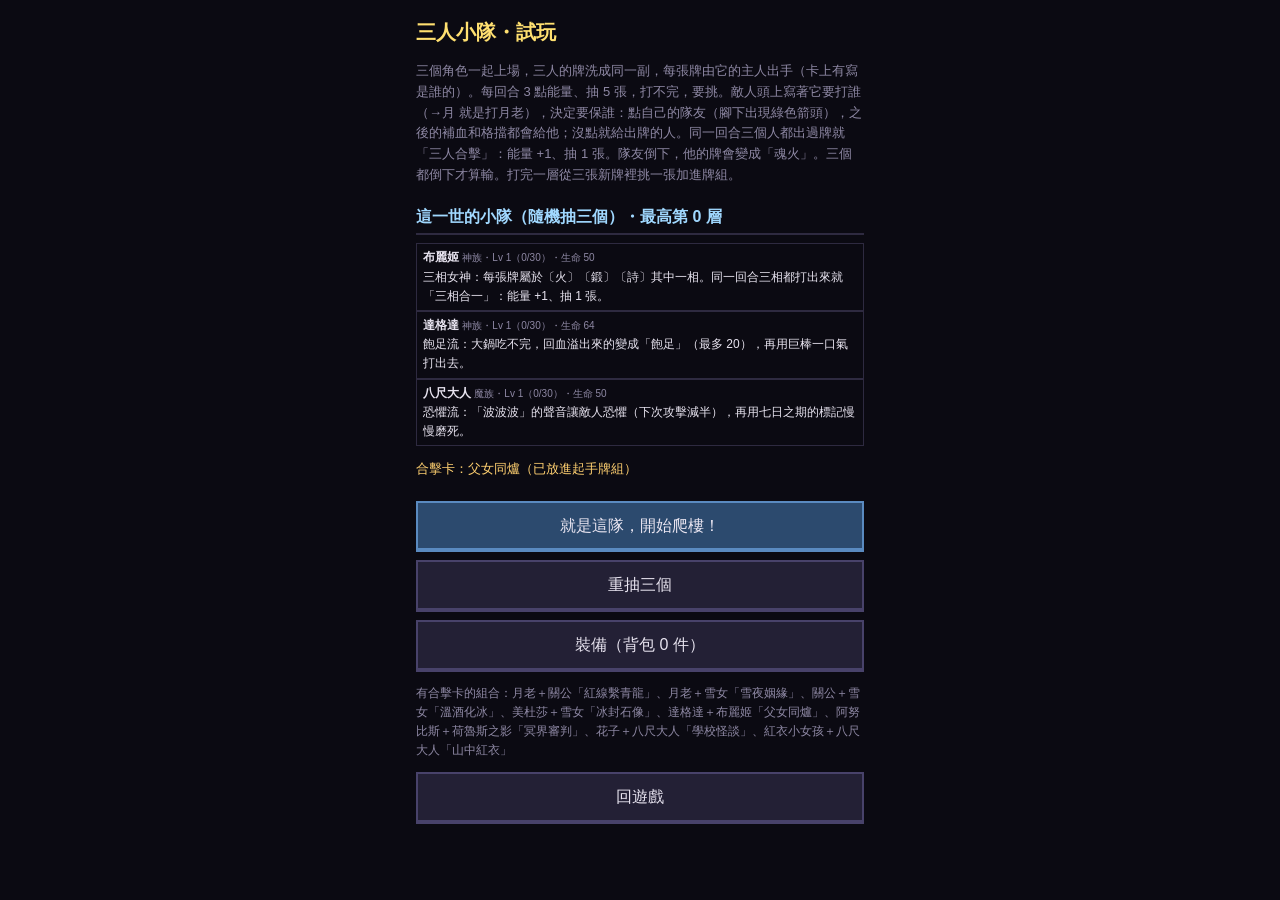
<file: party.html>
<!doctype html>
<html lang="zh-Hant">
<head>
<meta charset="utf-8">
<meta name="viewport" content="width=device-width, initial-scale=1, maximum-scale=1, user-scalable=no">
<title>三人小隊試玩</title>
<link rel="stylesheet" href="style.css?v=20261023l">
<style>
  .card .owner { font-size: 11px; font-weight: bold; }
  .party { font-size: 12px; line-height: 1.5; margin: 4px 0; }
  .party .dead { opacity: 0.4; text-decoration: line-through; }
  .ults .btn { font-size: 13px; padding: 8px 2px; }
  .stage { width: 100%; height: auto; border: 2px solid var(--line); background: #0b0a12; touch-action: manipulation; }
  .expbar { position: relative; height: 14px; border: 1px solid #6a5a30; background: #1a1610; margin-bottom: 4px; }
  .expbar i { position: absolute; left: 0; top: 0; bottom: 0; background: #b08a30; transition: width 0.4s; }
  .expbar span { position: relative; display: block; text-align: center; font-size: 11px; line-height: 14px; color: #ffe9b0; }
  .bar { display: flex; justify-content: space-between; align-items: center; margin: 6px 0; font-size: 14px; gap: 8px; }
  .energy { display: inline-block; min-width: 46px; text-align: center; padding: 2px 6px; border: 2px solid var(--gold); color: var(--gold); font-weight: bold; }
  .hand { display: flex; gap: 6px; overflow-x: auto; padding: 10px 2px 8px 10px; min-height: 150px; }
  .screen-battle .hand { flex-wrap: wrap; overflow: visible; row-gap: 12px; }
  .screen-battle .card { flex: 0 0 calc(33.3% - 8px); min-height: 100px; }
  .card { flex: 0 0 104px; min-height: 140px; border: 2px solid var(--line); background: var(--panel); padding: 6px; display: flex; flex-direction: column; gap: 3px; font-size: 12px; line-height: 1.35; text-align: left; color: var(--text); cursor: pointer; position: relative; }
  .card b { font-size: 14px; color: var(--accent); }
  .card .cost { position: absolute; top: -8px; left: -8px; width: 24px; height: 24px; border-radius: 50%; background: #3a3420; border: 2px solid var(--gold); color: var(--gold); font-weight: bold; text-align: center; line-height: 20px; }
  .card.atk { border-color: #a04848; } .card.skill { border-color: #4878a0; } .card.ult { border-color: var(--gold); }
  .card.mine b { color: #ffd070; }
  .card:disabled { opacity: 0.4; }
  .card .who { color: var(--muted); font-size: 11px; }
  .row { display: flex; gap: 6px; }
  .row .btn { flex: 1; padding: 10px 4px; font-size: 15px; }
  .btn.glow { border-color: var(--gold); animation: glow 0.8s infinite alternate; }
  .log { font-size: 13px; color: var(--muted); margin-top: 6px; min-height: 40px; }
  .pick { display: flex; flex-wrap: wrap; gap: 6px; margin: 6px 0; }
  .pick .btn { flex: 1 0 30%; padding: 8px 4px; font-size: 14px; }
  .pick .btn.active { border-color: var(--gold); background: #3a3420; }
  .panel { border: 2px solid var(--line); background: var(--panel); padding: 10px; margin-top: 8px; }
  .panel h3 { margin-top: 0; }
  .intro { font-size: 13px; line-height: 1.5; margin-top: 10px; }
  .levelup { color: #ffd070; font-size: 13px; }
  .gear { border: 1px solid var(--line); background: var(--panel); padding: 6px 8px; margin: 4px 0; font-size: 13px; }
  .gear small { color: var(--muted); }
  .gear.holy b { color: #ffd070; } .gear.cursed b { color: #d080ff; }
  .gear .warn { color: #ff9090; }
  .gear-actions { display: flex; gap: 6px; margin-top: 4px; color: #7fe07f; }
  .gear-actions .btn { flex: 1; padding: 6px; font-size: 13px; }
  .skills { display: flex; flex-direction: column; gap: 4px; margin-top: 6px; }
  .skill { border: 1px solid var(--line); padding: 4px 6px; font-size: 12px; }
  .skill small { color: var(--muted); }
  .skill.locked { opacity: 0.5; }
  .card.up b { color: #7fe07f; }
  .tagc { display: inline-block; font-size: 10px; padding: 0 4px; margin-right: 3px; border: 1px solid; border-radius: 3px; }
  .tagc.counter { color: #ffb040; } .tagc.exhaust { color: #ff8080; } .tagc.retain { color: #80d0ff; }
  .card.hot { box-shadow: 0 0 8px #ffb040; border-color: #ffb040; }
  .info { position: relative; border: 2px solid var(--line); background: var(--panel); padding: 6px 30px 6px 8px; margin-top: 4px; font-size: 12px; line-height: 1.5; }
  .info .x { position: absolute; top: 2px; right: 2px; background: none; border: 0; color: var(--muted); font-size: 16px; }
  .info .row2 { margin-top: 2px; }
  .skill.pair { cursor: pointer; } .skill.chosen { border-color: var(--gold); }
</style>
</head>
<body>
<div id="app">
  <h2>三人小隊・試玩</h2>
  <p class="muted" style="font-size:13px">三個角色一起上場，三人的牌洗成同一副，每張牌由它的主人出手（卡上有寫是誰的）。每回合 3 點能量、抽 5 張，打不完，要挑。敵人頭上寫著它要打誰（→月 就是打月老），決定要保誰：點自己的隊友（腳下出現綠色箭頭），之後的補血和格擋都會給他；沒點就給出牌的人。同一回合三個人都出過牌就「三人合擊」：能量 +1、抽 1 張。隊友倒下，他的牌會變成「魂火」。三個都倒下才算輸。打完一層從三張新牌裡挑一張加進牌組。</p>
  <div class="screen-pick"></div>
  <div class="screen-battle" style="display:none">
    <canvas class="stage" width="384" height="216"></canvas>
    <div class="info" style="display:none"></div>
    <div class="bar"><span class="hp"></span><span class="energy"></span></div>
    <div class="hand"></div>
    <div class="row ults"></div>
    <div class="row" style="margin-top:6px"><button class="btn primary endturn">結束回合</button></div>
    <div class="row" style="margin-top:6px"><button class="btn fast"></button></div>
    <div class="log"></div>
  </div>
  <div class="screen-reward" style="display:none"></div>
  <a class="btn wide" href="./" style="display:block;text-align:center;text-decoration:none;margin-top:10px">回遊戲</a>
</div>
<script src="js/data.js?v=20261023l"></script>
<script src="js/jobs.js?v=20261023l"></script>
<script src="js/sprites.js?v=20261023l"></script>
<script>
'use strict';
function drawBackground(now) {
  // 後牆：辦公大樓的走廊，門、公告欄、閃爍的燈
  g.fillStyle = '#211d2b'; g.fillRect(0, 0, W, 150);
  g.fillStyle = '#2a2536';
  for (let x = 0; x < W; x += 48) g.fillRect(x, 0, 2, 150);
  for (let i = 0; i < 4; i++) {
    const dx = 20 + i * 96;
    g.fillStyle = '#16131e'; g.fillRect(dx, 62, 40, 88);
    g.fillStyle = '#3a3448'; g.fillRect(dx - 3, 59, 46, 3); g.fillRect(dx - 3, 59, 3, 91); g.fillRect(dx + 40, 59, 3, 91);
    g.fillStyle = '#c8b860'; g.fillRect(dx + 32, 104, 4, 2);
    g.fillStyle = '#3c5a3a'; g.fillRect(dx + 8, 40, 24, 8); g.fillStyle = '#7ae07a'; g.fillRect(dx + 11, 43, 18, 2);
  }
  g.fillStyle = '#4a3a2a'; g.fillRect(126, 70, 36, 26); g.fillStyle = '#d8d0b0';
  for (let k = 0; k < 5; k++) g.fillRect(130 + (k % 3) * 10, 74 + Math.floor(k / 3) * 10, 7, 7);
  // 天花板燈
  for (let i = 0; i < 4; i++) {
    const on = !(i === 2 && Math.floor(now / 140) % 9 === 0);
    g.fillStyle = on ? '#e8f0d0' : '#4a4a40'; g.fillRect(36 + i * 96, 6, 32, 3);
    if (on) { const grd = g.createRadialGradient(52 + i * 96, 10, 2, 52 + i * 96, 60, 90); grd.addColorStop(0, 'rgba(230,240,200,0.10)'); grd.addColorStop(1, 'rgba(230,240,200,0)'); g.fillStyle = grd; g.fillRect(i * 96, 0, 104, 160); }
  }
  // 牆腳＋地板（往前透視的磁磚）
  g.fillStyle = '#3a3448'; g.fillRect(0, 146, W, 4);
  g.fillStyle = '#2a2632'; g.fillRect(0, 150, W, H - 150);
  g.fillStyle = '#221f2a';
  for (let y = 150, k = 0; y < H; y += 8 + k * 2, k++) g.fillRect(0, y, W, 1);
  for (let i = -8; i <= 8; i++) { g.strokeStyle = '#221f2a'; g.beginPath(); g.moveTo(W / 2 + i * 30, 150); g.lineTo(W / 2 + i * 60, H); g.stroke(); }
  // 地上的水漬反光
  g.fillStyle = 'rgba(120,160,220,0.08)'; g.fillRect(60, 200, 90, 4); g.fillRect(250, 206, 70, 3);
}

// 卡牌回合制原型（像殺戮尖塔）：每回合 3 能量、抽 5 張；敵人頭上顯示下一步意圖。
// 死亡就是力量：每個角色的經驗值存在這台手機，死了從頭爬，但等級和解鎖的技能留著。
const W = 384, H = 216, GROUND = 196;
const cv = document.querySelector('.stage'), g = cv.getContext('2d');
g.imageSmoothingEnabled = false;
const $ = (s) => document.querySelector(s);
let gen = 0;
// 節奏：所有等待都乘上 PACE（一般 0.65；按「快轉」再快一倍）
let PACE = 0.65;
try { if (localStorage.getItem('rebirth-card-fast') === '1') PACE = 0.33; } catch (e) { /* 沒差 */ }
const sleep = (ms) => { ms *= PACE; const my = gen; return new Promise((r) => setTimeout(() => { if (my === gen) r(); }, ms)); };
const tween = (ms, fn) => { ms *= PACE; const my = gen; return new Promise((res) => { const t0 = performance.now(); const f = (n) => { if (my !== gen) return; const t = Math.min(1, (n - t0) / ms); fn(t); t < 1 ? requestAnimationFrame(f) : res(); }; requestAnimationFrame(f); }); };
const rnd = (a, b) => a + Math.floor(Math.random() * (b - a + 1));
const shuffle = (a) => { for (let i = a.length - 1; i > 0; i--) { const j = rnd(0, i); [a[i], a[j]] = [a[j], a[i]]; } return a; };

// ───── 角色技能組：每個角色 10 個技能（7 張主動牌含大招、3 個被動），照傳說設計，靠等級解鎖 ─────
// 牌的欄位：cost 費用、type（atk 攻擊／skill 技能／ult 大招）、lv 解鎖等級、anim 播哪個動作、
// dmg 傷害、hits 連打、aoe 打全體、fixed 無視格擋、block 格擋、heal 回血、draw 抽牌、energy 能量、
// stun 暈眩、weak 虛弱、vuln 易傷、confuse 混亂、cleanse 解除負面、str 力量、upKeys 升級時會變強的欄位
const KITS = {};
// ───── 另外 10 個角色：效果寫成函式（g 是出牌時的工具箱，見 runFx）─────
// 說明文字裡 {D:6} 會換成實際傷害（乘上 ATK_K 與升級倍率），{B:6} 換成實際格擋／回血（只乘升級倍率）
// tags：counter 反制（敵人這回合要攻擊時多出效果）、exhaust 消耗（一場只能用一次）、retain 保留（回合結束不會丟掉）
const C2 = (key, lv, n, cost, type, anim, d, fx, tags = '', asp = '') => ({ key, lv, n, cost, type, anim, d, fx, tags, asp });
const TAG_NAME = { counter: '反制', exhaust: '消耗', retain: '保留' };
const hasTag = (c, t) => (c.tags || '').split(' ').includes(t);
const P2 = (key, lv, n, d) => ({ key, lv, n, d });
Object.assign(KITS, {
  yuelao: { hp: 48, theme: '紅線流：先綁紅線，再打其中一個，傷害會沿著紅線傳給其他被綁的敵人。還能讓有紅線的敵人熱戀互打。', cards: [
    C2('s1', 1, '赤繩繫足', 1, 'atk', 'punch', '用紅繩綁住腳：造成 {D:6} 點傷害，把目標綁上紅線。', (g) => { g.dmg(6); g.link(g.t); }),
    C2('s2', 1, '定婚店', 1, 'skill', 'cast', '獲得 {B:6} 點格擋。敵人這回合要攻擊的話，把要攻擊的敵人全部綁上紅線。', (g) => { g.block(6); for (const f of alive().filter(willAttack)) g.link(f); }, 'counter'),
    C2('ult', 1, '亂點鴛鴦譜', 0, 'ult', 'cast', '翻開鴛鴦譜亂配一通：全體敵人受到 {D:8} 點傷害（無視格擋），全部綁上紅線並陷入熱戀。', (g) => { for (const f of alive()) g.dmgTo(f, 8, true); for (const f of alive()) { g.link(f); f.confuse = 1; } }),
    C2('book', 2, '姻緣簿', 1, 'skill', 'cast', '翻閱姻緣簿：抽 2 張牌，獲得 {B:3} 點格擋。', (g) => { g.draw(2); g.block(3); }, 'retain'),
    C2('thread', 4, '千里姻緣一線牽', 2, 'atk', 'cast', '全體敵人受到 {D:5} 點傷害，然後全部綁上紅線。', (g) => { for (const f of alive()) g.dmgTo(f, 5); for (const f of alive()) g.link(f); }),
    C2('match', 5, '月下撮合', 1, 'skill', 'cast', '有紅線的敵人全部陷入熱戀（下一次攻擊改打自己的另一半），獲得 {B:4} 點格擋。', (g) => { const L = alive().filter((f) => f.link); for (const f of L) { f.confuse = 1; float(f, '熱戀', '#ff90b0'); } if (!L.length) float(g.h, '沒有紅線…', '#a0a0a0'); g.block(4); }),
    C2('cut', 7, '斬斷孽緣', 2, 'atk', 'punch', '造成 {D:11} 點傷害；目標有紅線的話傷害加倍，並剪斷它的紅線。', (g) => { const t = g.t, L = t.link; g.dmg(L ? 22 : 11); if (L && !t.dead) { t.link = 0; float(t, '斬斷', '#ff6080'); } }),
  ], passives: [
    P2('moon', 3, '月光加持', '每回合開始回復 2 點生命。'),
    P2('redstar', 3, '紅鸞星動', '每回合第一次綁上紅線時，抽 1 張牌。'),
    P2('fate', 6, '天作之合', '紅線傳過去的傷害從一半變成全部。'),
    P2('incense', 6, '月老廟香火', '回合開始時，每個有紅線的敵人給你 2 點格擋。'),
    P2('destiny', 8, '姻緣天定', '有紅線的敵人倒下時，你獲得 1 點能量並抽 1 張牌。'),
    P2('wedding', 8, '喜帖', '熱戀或混亂的敵人打到同伴時，傷害加倍。'),
  ] },
  guangong: { hp: 50, theme: '氣勢流：打攻擊牌累積氣勢（上限 10，每回合開始少 2），青龍斬和過五關會吃掉氣勢，越多越痛。', cards: [
    C2('s1', 1, '刺顏良', 1, 'atk', 's1', '青龍刀突刺：造成 {D:7} 點傷害，目標生命低於一半時加五成。氣勢 +1。', (g) => { g.dmg(g.t.hp < g.t.maxHp / 2 ? 10.5 : 7); g.mom(1); }),
    C2('s2', 1, '橫刀立馬', 1, 'skill', 's2', '獲得 {B:7} 點格擋。敵人這回合要攻擊的話，氣勢再 +2。', (g) => { g.block(7); if (g.foeAtk()) g.mom(2); }, 'counter'),
    C2('ult', 1, '青龍斬', 0, 'ult', 'ult', '造成 {D:15} 點傷害，每點氣勢多 4 點，用掉全部氣勢。', (g) => { const m = B.mom; B.mom = 0; g.dmgRaw(g.d(15) + 4 * m); if (m) float(g.h, `氣勢 ${m} 全開！`, '#40d070'); }),
    C2('wine', 2, '溫酒斬華雄', 1, 'skill', 's2', '酒還溫著就回來了：本回合下一張攻擊牌傷害加倍，抽 1 張牌。', (g) => { B.nextAtk = 2; float(g.h, '下一擊加倍', '#ffb040'); g.draw(1); }, 'retain'),
    C2('five', 4, '過五關斬六將', 2, 'atk', 's1', '吃掉 3 點氣勢，連斬 5 次、每次 {D:3} 點。氣勢不到 3 只斬 2 次。', (g) => { const ok = B.mom >= 3; if (ok) B.mom -= 3; else float(g.h, '氣勢不足', '#a0a0a0'); for (let i = 0; i < (ok ? 5 : 2) && alive().length; i++) g.dmg(3); }),
    C2('bone', 5, '刮骨療毒', 1, 'skill', 's2', '一邊下棋一邊刮骨，面不改色：回復 {B:12} 點生命，解除虛弱和易傷，氣勢 +3。', (g) => { g.heal(12); g.cleanse(); g.mom(3); }, 'exhaust'),
    C2('solo', 7, '單刀赴會', 2, 'atk', 'ult', '造成 {D:11} 點傷害、獲得 {B:7} 點格擋；場上只剩一個敵人時都加倍。氣勢 +1。', (g) => { const k = alive().length === 1 ? 2 : 1; if (k > 1) float(g.h, '單刀赴會！', '#40d070'); g.dmg(11 * k); g.block(7 * k); g.mom(1); }),
  ], passives: [
    P2('beard', 3, '美髯公', '生命低於三成時，每次攻擊多 4 點傷害。'),
    P2('redhare', 3, '赤兔馬', '每回合第一張攻擊牌費用 -1。'),
    P2('saint', 6, '武聖', '每打出 3 張攻擊牌，抽 1 張牌。'),
    P2('ride', 6, '千里走單騎', '氣勢上限變 15，回合開始不會減少。'),
    P2('loyal', 8, '忠義', '忠義不會一夜消失：回合開始時格擋只少一半。'),
    P2('yibo', 8, '義薄雲天', '氣勢集滿的瞬間，大招條直接充滿。'),
  ] },
  brigid: { hp: 46, theme: '三相女神：每張牌屬於〔火〕〔鍛〕〔詩〕其中一相。同一回合三相都打出來就「三相合一」：能量 +1、抽 1 張。', cards: [
    C2('s1', 1, '基爾代爾聖火', 1, 'atk', 's2', '〔火〕造成 {D:5} 點傷害，燃燒 2 回合。', (g) => { g.dmg(5); g.est('burn', 2); }, '', '火'),
    C2('s2', 1, '鐵砧鍛造', 1, 'skill', 's1', '〔鍛〕獲得 {B:6} 點格擋。敵人這回合要攻擊的話，再多 {B:4} 點。', (g) => { g.block(g.foeAtk() ? 10 : 6); }, 'counter', '鍛'),
    C2('ult', 1, '詩歌療癒', 0, 'ult', 'ult', '〔詩〕回復 {B:15} 點生命，解除負面狀態，全體敵人燃燒 2 回合。', (g) => { g.heal(15); g.cleanse(); for (const f of alive()) addDebuff(f, 'burn', 2); }, '', '詩'),
    C2('cross', 2, '布麗姬十字', 1, 'skill', 's1', '〔詩〕掛上燈心草十字：這場戰鬥每回合開始回復 {B:2} 點生命。', (g) => { g.st.regen = (g.st.regen || 0) + g.n(2); }, 'exhaust', '詩'),
    C2('flame', 4, '永恆之火', 2, 'atk', 's2', '〔火〕用掉目標全部燃燒，每剩 1 回合造成 {D:4} 點傷害（至少一次）。', (g) => { const b = g.t.burn || 0; g.t.burn = 0; g.dmg(4 * Math.max(1, b)); }, '', '火'),
    C2('well', 5, '聖泉', 1, 'skill', 's1', '〔詩〕喝一口布麗姬的聖泉：抽 2 張牌，回復 {B:3} 點生命。', (g) => { g.draw(2); g.heal(3); }, 'retain', '詩'),
    C2('spring', 7, '聖燭節', 2, 'skill', 'ult', '〔鍛〕春天回來的節日：獲得 {B:8} 點格擋、1 點能量。', (g) => { g.block(8); B.energy++; }, '', '鍛'),
  ], passives: [
    P2('triple', 3, '三面女神', '每回合打出的第一張牌，傷害、格擋、回血都 +2。'),
    P2('kildare', 3, '聖火長明', '燃燒每回合的傷害從 4 點變 6 點。'),
    P2('smith', 6, '鐵匠之手', '打出會給格擋的牌後，下一次攻擊多 3 點傷害。'),
    P2('bard', 6, '吟遊詩人', '打出〔詩〕牌後，下一張牌費用 -1。'),
    P2('undying', 8, '聖火不滅', '每場戰鬥第一次倒下時，以三成生命復活。'),
    P2('imbolc', 8, '春之女神', '三相合一時，全體敵人再燃燒 2 回合、你回復 5 點生命。'),
  ] },
  tudigong: { hp: 54, res: ['元寶', 10, '用來付招財進寶，張福德顯靈和虎爺也會因為元寶變強。'], theme: '元寶流：一邊守一邊存元寶（最多 10 個），再花元寶換能量、叫虎爺、發大招。', cards: [
    C2('s1', 1, '護境安民', 1, 'skill', 's1', '獲得 {B:7} 點格擋。敵人這回合要攻擊的話，元寶 +1。', (g) => { g.block(7); if (g.foeAtk()) g.res(1); }, 'counter'),
    C2('s2', 1, '巡境', 1, 'atk', 's2', '出巡繞境：造成 {D:5} 點傷害，元寶 +1。', (g) => { g.dmg(5); g.res(1); }),
    C2('ult', 1, '張福德顯靈', 0, 'ult', 'ult', '土地公生前的真身現身：造成 {D:15} 點傷害，每個元寶多 {D:3} 點（用掉全部元寶），目標虛弱 2 回合。', (g) => { const n = B.res; B.res = 0; g.dmg(15 + 3 * n); g.est('weak', 2); }),
    C2('temple', 2, '土地公廟', 2, 'skill', 's1', '這場戰鬥每回合開始獲得 {B:3} 點格擋。', (g) => { g.st.temple = (g.st.temple || 0) + g.n(3); }, 'exhaust'),
    C2('ingot', 4, '招財進寶', 0, 'skill', 's2', '用掉 2 個元寶：能量 +1、抽 1 張。元寶不夠就改成元寶 +1。', (g) => { if (g.spend(2)) { B.energy++; g.draw(1); float(g.h, '能量 +1', '#ffe070'); } else g.res(1); }),
    C2('tiger', 5, '虎爺', 2, 'skill', 'ult', '召喚虎爺：之後 3 回合，每回合咬一個敵人 {D:4} 點，每個元寶多咬 2 點。', (g) => { g.st.tiger = 3 + (hasPassive('tigerking') ? 2 : 0); g.st.tigerDmg = g.d(4); }),
    C2('cane', 7, '拐杖敲地', 1, 'atk', 's1', '造成等於目前格擋一半的傷害（至少 {D:3}），元寶 +1。', (g) => { g.dmgRaw(Math.max(g.d(3), Math.floor(g.h.block / 2))); g.res(1); }),
  ], passives: [
    P2('fortune', 3, '福德', '打倒敵人時元寶 +1，經驗多一成。'),
    P2('grandma', 3, '土地婆', '回合開始時有 3 個以上元寶，回復 3 點生命。'),
    P2('guardland', 6, '土地守護', '回合開始時，格擋最多保留 3 點不會消失。'),
    P2('treasury', 6, '聚寶盆', '每有 1 個元寶，格擋牌多 1 點格擋。'),
    P2('answer', 8, '有求必應', '生命低於四分之一時，每回合多抽 1 張、多 5 點格擋。'),
    P2('tigerking', 8, '虎爺將軍', '虎爺多待 2 回合，而且每次咬全體敵人。'),
  ] },
  hermes: { hp: 40, count: 1, theme: '快手流：一回合出越多張牌越強。0 費牌、抽牌、偷東西，連招打到底。', cards: [
    C2('s1', 1, '神使傳令', 1, 'atk', 's1', '造成 {D:4} 點傷害，抽 1 張牌。', (g) => { g.dmg(4); g.draw(1); }),
    C2('s2', 1, '騙過阿波羅', 1, 'atk', 's2', '造成 {D:5} 點傷害，目標虛弱 1 回合。目標這回合要攻擊的話，再讓它恐懼。', (g) => { const a = willAttack(g.t); g.dmg(5); g.est('weak', 1); if (a) g.est('fear', 1); }, 'counter'),
    C2('ult', 1, '斬百眼巨人', 0, 'ult', 'ult', '吹笛讓阿耳戈斯睡著再斬：連打 4 次、每次 {D:4} 點，本回合每打過 2 張牌多 1 次。', (g) => { const n = 4 + Math.floor(B.turnCards / 2); for (let i = 0; i < n && alive().length; i++) g.dmg(4); }),
    C2('cattle', 2, '偷牛小賊', 0, 'skill', 's1', '出生當天就偷了阿波羅的牛：偷走目標全部格擋給自己，抽 2 張、隨機丟 1 張。', (g) => { const b = g.t.block || 0; if (b) { g.t.block = 0; g.h.block += b; float(g.h, '偷到格擋 +' + b, '#a0c8ff'); } g.draw(2); g.discardRandom(1); }),
    C2('lyre', 4, '七弦琴交易', 0, 'skill', 's2', '用龜殼做的琴換來阿波羅的原諒：能量 +2，隨機丟 1 張牌。', (g) => { B.energy += 2; float(g.h, '能量 +2', '#ffe070'); g.discardRandom(1); }, 'exhaust'),
    C2('guide', 5, '引魂者', 2, 'atk', 'ult', '造成 {D:6} 點傷害，這是本回合第 4 張以上的牌就加倍；目標生命低於兩成（非魔王）直接帶走。', (g) => { const lim = hasPassive('psycho') ? 0.35 : 0.2; if (!g.t.boss && g.t.hp <= g.t.maxHp * lim) g.execute(); else g.dmg(B.turnCards >= 4 ? 12 : 6); }),
    C2('caduceus', 7, '雙蛇杖調停', 1, 'skill', 's2', '用雙蛇杖分開打架的兩條蛇：目標暈眩，下回合不行動。', (g) => g.est('stun', 1), 'retain'),
  ], passives: [
    P2('sandals', 3, '神行涼鞋', '每回合多抽 1 張牌。'),
    P2('thief', 3, '小偷之神', '打倒敵人時能量 +1。'),
    P2('trade', 6, '商業之神', '每回合打出第 4 張牌時，能量 +1。'),
    P2('swift', 6, '疾行', '每回合每打出 3 張牌，獲得 4 點格擋。'),
    P2('herald', 8, '眾神信使', '打出 0 費的牌後，再抽 1 張。'),
    P2('psycho', 8, '冥界引路人', '引魂者帶走敵人的門檻從兩成變三成五。'),
  ] },
  dagda: { hp: 60, res: ['飽足', 20, '回血超過生命上限的部分會存成飽足。巨棒決斷會用掉飽足加傷害。'], theme: '飽足流：大鍋吃不完，回血溢出來的變成「飽足」（最多 20），再用巨棒一口氣打出去。', cards: [
    C2('s1', 1, '豐收之歌', 1, 'skill', 's1', '回復 {B:8} 點生命（溢出的變飽足）。', (g) => g.heal(8)),
    C2('s2', 1, '巨棒決斷', 2, 'atk', 's2', '橫掃：造成 {D:10} 點傷害，用掉全部飽足，每點多 1 點。', (g) => { const n = B.res; B.res = 0; g.dmgRaw(g.d(10) + n); }),
    C2('ult', 1, '生死巨棒', 0, 'ult', 'ult', '造成 {D:24} 點傷害；打倒的話再回復 {B:12} 點生命。', (g) => { const t = g.t; g.dmg(24); if (t && t.dead) g.heal(12); }),
    C2('cauldron', 2, '豐饒之鍋', 1, 'skill', 's1', '永遠吃不完的大鍋：這場戰鬥每回合開始回復 {B:3} 點生命。', (g) => { g.st.regen = (g.st.regen || 0) + g.n(3); }, 'exhaust'),
    C2('glutton', 4, '粥坑之宴', 1, 'skill', 's1', '弗摩爾人逼他吃光一坑的粥，他吃完了：飽足 +6，下一次攻擊多 4 點傷害。', (g) => { g.res(6); g.st.nextAtkPlus = (g.st.nextAtkPlus || 0) + 4; }),
    C2('harp', 5, '四季豎琴', 2, 'skill', 'ult', '彈奏四季：目標暈眩 1 回合。目標這回合要攻擊的話，再抽 1 張。', (g) => { const a = willAttack(g.t); g.est('stun', 1); if (a) g.draw(1); }, 'counter'),
    C2('drag', 7, '拖地巨棒', 1, 'atk', 's2', '巨棒拖地犁出溝渠：打掉目標全部格擋，造成 {D:6} 點傷害。', (g) => { g.t.block = 0; g.dmg(6); }),
  ], passives: [
    P2('kind', 3, '善良之神', '每場戰鬥第一次受到的傷害減半。'),
    P2('feast', 3, '宴席', '回合開始時飽足 10 以上，用掉 5 點換 1 點能量。'),
    P2('father', 6, '大地之父', '生命全滿時，每次攻擊多 3 點傷害。'),
    P2('clubend', 6, '棒之兩端', '每次回血，隨機一個敵人受到回血量一半的傷害。'),
    P2('edge', 8, '生死一線', '每場戰鬥一次，致命傷改成剩 1 點生命。'),
    P2('harvest', 8, '豐收', '打倒敵人時飽足 +5。'),
  ] },
  hanako: { hp: 42, res: ['敲門', 3, '敲滿 3 次就爆發：造成 15 點傷害、詛咒 2 層。'], theme: '敲門流：敲門敲滿 3 次就爆發（15 點傷害加詛咒），詛咒越多紅色披風越痛。', cards: [
    C2('s1', 1, '三樓隔間', 1, 'atk', 's1', '造成 {D:5} 點傷害，敲門 1 次。', (g) => { g.dmg(5); g.knock(1); }),
    C2('s2', 1, '敲門三聲', 1, 'skill', 's2', '敲門 1 次，獲得 {B:4} 點格擋。目標這回合要攻擊的話，再讓它恐懼。', (g) => { const a = willAttack(g.t); g.block(4); if (a) g.est('fear', 1); g.knock(1); }, 'counter'),
    C2('ult', 1, '紅色披風', 0, 'ult', 'ult', '造成 {D:10} 點傷害，目標每層詛咒再多 {D:3}。', (g) => g.dmg(10 + 3 * (g.t.curse || 0))),
    C2('anyone', 2, '花子在嗎？', 1, 'skill', 's1', '目標恐懼（下次攻擊傷害減半），抽 1 張牌。', (g) => { g.est('fear', 1); g.draw(1); }, 'retain'),
    C2('paper', 4, '紅紙藍紙', 1, 'atk', 's2', '紅紙：造成 {D:8} 點傷害；生命低於一半時改選藍紙：回復 {B:6}。', (g) => { if (g.h.hp < g.h.maxHp / 2) g.heal(6); else g.dmg(8); }),
    C2('flush', 5, '沖水', 2, 'skill', 'ult', '解除自己的負面狀態，目標詛咒 2 層，敲門直接敲滿。', (g) => { g.cleanse(); g.est('curse', 2); g.knock(3); }, 'exhaust'),
    C2('pull', 7, '拉進隔間', 2, 'atk', 's2', '造成 {D:6} 點傷害，目標暈眩 1 回合。敲門 2 次以上時用掉敲門，傷害變三倍。', (g) => { const k = B.res >= 2; if (k) B.res = 0; g.dmg(k ? 18 : 6); g.est('stun', 1); }),
  ], passives: [
    P2('toilet', 3, '廁所之主', '回合開始時有敲門次數的話，獲得 3 點格擋。'),
    P2('haunt', 3, '靈異事件', '敲門爆發時抽 2 張牌。'),
    P2('third', 6, '第三間', '每打出第 3 張牌，效果發動兩次。'),
    P2('redskirt', 6, '紅色吊帶裙', '敲門爆發的詛咒從 2 層變 4 層。'),
    P2('legend', 8, '學校怪談', '詛咒每回合造成每層 2 點傷害。'),
    P2('nolock', 8, '壞掉的門鎖', '敲門爆發的傷害加倍。'),
  ] },
  anubis: { hp: 48, theme: '秤心流：比較你和敵人的生命比例（天秤），比例佔優就重判，吃虧就先保命。', cards: [
    C2('s1', 1, '靈魂審判', 1, 'atk', 's1', '權杖重擊：造成 {D:6} 點傷害；目標生命比例比你低時加五成。', (g) => g.dmg(g.t.hp / g.t.maxHp < g.h.hp / g.h.maxHp ? 9 : 6)),
    C2('s2', 1, '法老的詛咒', 1, 'atk', 's2', '造成 {D:4} 點傷害，目標封印（下回合只能普攻）。目標這回合要攻擊的話，再虛弱 1 回合。', (g) => { const a = willAttack(g.t); g.dmg(4); g.est('seal', 1); if (a) g.est('weak', 1); }, 'counter'),
    C2('ult', 1, '冥界天秤', 0, 'ult', 'ult', '目標的生命比例比你低：造成 {D:25} 點傷害；否則回復 {B:15} 點生命。', (g) => { if (g.t.hp / g.t.maxHp < g.h.hp / g.h.maxHp) g.dmg(25); else g.heal(15); }),
    C2('mummy', 2, '木乃伊包紮', 1, 'skill', 's1', '獲得 {B:6} 點格擋，解除負面狀態。', (g) => { g.block(6); g.cleanse(); }),
    C2('weigh', 4, '秤心儀式', 2, 'atk', 'ult', '雙方生命比例每差一成，造成 {D:3} 點傷害（至少一次）。', (g) => g.dmg(3 * Math.max(1, Math.floor(Math.abs(g.t.hp / g.t.maxHp - g.h.hp / g.h.maxHp) * 10)))),
    C2('ammit', 5, '吞噬者阿米特', 2, 'atk', 's2', '造成 {D:8} 點傷害；目標生命低於三成時：小怪直接被吞掉、你回復 {B:8}；魔王改成傷害加倍。', (g) => { const t = g.t; if (t.hp < t.maxHp * 0.3) { if (t.boss) g.dmg(16); else { g.execute(); g.heal(8); } } else g.dmg(8); }, 'exhaust'),
    C2('tomb', 7, '守護墓穴', 1, 'skill', 's1', '獲得 {B:4} 點格擋，這回合受到的傷害反彈一半。敵人這回合要攻擊的話，格擋再多 {B:4}。', (g) => { g.block(g.foeAtk() ? 8 : 4); g.st.reflect = 0.5; }, 'counter'),
  ], passives: [
    P2('guide', 3, '亡者引路', '打倒敵人時回復 5 點生命。'),
    P2('embalm', 3, '防腐術', '生命低於一半時，格擋牌多 3 點格擋。'),
    P2('feather', 6, '真理之羽', '目標每有一種負面狀態，你的傷害 +1。'),
    P2('maat', 6, '瑪特的秩序', '你的生命比例比目標高時，每次攻擊多 3 點傷害。'),
    P2('lord', 8, '冥界之主', '非魔王的敵人生命低於一成半時，直接處決。'),
    P2('duat', 8, '杜阿特冥界', '敵人倒下時，其他敵人各失去 5 點生命。'),
  ] },
  hachi: { hp: 46, theme: '恐懼流：「波波波」的聲音讓敵人恐懼（下次攻擊減半），再用七日之期的標記慢慢磨死。', cards: [
    C2('s1', 1, '波波波', 1, 'atk', 's1', '低沉的「波、波、波」聲：造成 {D:4} 點傷害，目標恐懼。', (g) => { g.dmg(4); g.est('fear', 1); }),
    C2('s2', 1, '八尺身影', 1, 'skill', 's2', '獲得 {B:6} 點格擋。敵人這回合要攻擊的話，要攻擊的敵人全部恐懼。', (g) => { g.block(6); for (const f of alive().filter(willAttack)) addDebuff(f, 'fear', 1); }, 'counter'),
    C2('ult', 1, '凝視', 0, 'ult', 'ult', '造成 {D:20} 點傷害（目標恐懼時改成 {D:30}），並標記 7 回合。', (g) => { g.dmg(g.t.fear ? 30 : 20); g.est('mark', 7); }),
    C2('mimic', 2, '模仿人聲', 1, 'skill', 's1', '學你認識的人說話：重複你上一張打出的牌。', (g) => g.mimic()),
    C2('wall', 4, '越過圍牆', 2, 'atk', 's2', '頭從圍牆上探出來：造成 {D:9} 點傷害，無視格擋；目標恐懼時加五成。', (g) => g.dmg(g.t.fear ? 13.5 : 9, true)),
    C2('seven', 5, '七日之期', 2, 'skill', 'ult', '被盯上的人活不過七天：標記目標 7 回合，每回合扣 {D:2} 點生命。', (g) => g.est('mark', 7), 'exhaust'),
    C2('hat', 7, '白帽遮臉', 1, 'skill', 's2', '獲得 {B:3} 點格擋，接下來 2 回合受到的傷害少四成。', (g) => { g.block(3); g.st.hat = 2; }, 'retain'),
  ], passives: [
    P2('tall', 3, '兩米四', '恐懼中的敵人不能加格擋。'),
    P2('pole', 3, '地藏封印鬆了', '每回合第一次讓敵人恐懼時，抽 1 張牌。'),
    P2('stalk', 6, '糾纏不放', '有敵人被標記時，每回合多抽 1 張。'),
    P2('eightfoot', 6, '八尺之高', '打恐懼中的敵人，每次攻擊多 4 點傷害。'),
    P2('onlyyou', 8, '只看你一人', '每讓敵人恐懼一次，大招條 +15%。'),
    P2('sevendays', 8, '第七天', '標記結束那一刻，目標受到 20 點傷害。'),
  ] },
  yukionna: { hp: 42, theme: '冰霜流：小招在敵人身上疊冰霜（每回合少 1 層），碎冰把冰霜換成大傷害。還能和人立約，守約就有獎勵。', cards: [
    C2('s1', 1, '冰吻', 1, 'atk', 's1', '造成 {D:4} 點傷害，冰霜 2 層。', (g) => { g.dmg(4); g.frost(2); }),
    C2('s2', 1, '暴雪迷蹤', 1, 'skill', 's2', '獲得 {B:5} 點格擋。敵人這回合要攻擊的話：要攻擊的敵人冰霜 +2，你下一次被攻擊有一半機率閃開。', (g) => { g.block(5); const fs = alive().filter(willAttack); for (const f of fs) addDebuff(f, 'frost', 2); if (fs.length) g.st.evade = 1; }, 'counter'),
    C2('ult', 1, '萬里冰封', 0, 'ult', 'ult', '全體敵人冰霜變兩倍（至少 +2），然後全體凍結 1 回合。', (g) => { for (const f of alive()) { addDebuff(f, 'frost', Math.max(2, f.frost || 0)); addDebuff(f, 'stun', 1); } }),
    C2('icicle', 2, '冰柱', 1, 'atk', 's1', '造成 {D:6} 點傷害；目標冰霜 3 層以上時加倍（冰霜不會用掉）。', (g) => g.dmg((g.t.frost || 0) >= 3 ? 12 : 6)),
    C2('breath', 4, '白息', 2, 'skill', 's2', '全體敵人冰霜 3 層，下回合攻擊少三成。', (g) => { for (const f of alive()) { addDebuff(f, 'frost', 3); addDebuff(f, 'slow', 1); } }),
    C2('promise', 5, '雪夜之約', 0, 'skill', 's1', '立約：接下來的敵人回合你都沒掉血，下回合能量 +1、多抽 2 張；掉血就是破約，再失去 3 點生命。', (g) => { g.st.vow = 1; float(g.h, '立約', '#a0e0ff'); }, 'retain'),
    C2('melt', 7, '碎冰', 2, 'atk', 'ult', '用掉目標全部冰霜，每層造成 {D:3} 點傷害（至少一層）。', (g) => { const t = g.t, f = t.frost || 0; t.frost = 0; g.dmg(3 * Math.max(1, f)); if (t.dead && f && hasPassive('sigh')) { const o = alive()[0]; if (o) { addDebuff(o, 'frost', f); float(o, '雪女的嘆息', '#a0e0ff'); } } }),
  ], passives: [
    P2('winter', 3, '寒冬體質', '冰霜不會自然消退。'),
    P2('snowland', 3, '雪國', '冰霜 5 層以上的敵人，受到的傷害多兩成五。'),
    P2('touch', 6, '凍結之觸', '攻擊牌多附 1 層冰霜。'),
    P2('icearmor', 6, '冰甲', '你身上有格擋時被攻擊，攻擊你的敵人冰霜 +1。'),
    P2('snownight', 8, '雪夜之主', '冰霜疊到 10 層時，目標凍結 2 回合。'),
    P2('sigh', 8, '雪女的嘆息', '碎冰打倒敵人時，用掉的冰霜轉到另一個敵人身上。'),
  ] },
  medusa: { hp: 44, theme: '石化流：石化疊到 3 層敵人就變石頭（暈眩），蛇毒每回合慢慢咬。雅典娜的詛咒讓所有狀態一起加深。', cards: [
    C2('s1', 1, '石化凝視', 1, 'atk', 's1', '造成 {D:4} 點傷害，石化 1 層（3 層就變成石頭，跳過一回合）。', (g) => { g.dmg(4); g.est('petrify', 1); }),
    C2('s2', 1, '蛇髮噬咬', 1, 'atk', 's2', '造成 {D:5} 點傷害，蛇毒 2 層。', (g) => { g.dmg(5); g.est('poison', 2); }),
    C2('ult', 1, '戈爾貢之首', 0, 'ult', 'ult', '目標身上有石化：暈眩 2 回合；否則造成 {D:16} 點傷害、石化 2 層。', (g) => { if ((g.t.petrify || 0) >= 1) { g.t.petrify = 0; g.est('stun', 2); } else { g.dmg(16); g.est('petrify', 2); } }),
    C2('snakehair', 2, '蛇髮守衛', 1, 'skill', 's2', '獲得 {B:5} 點格擋，這回合打你的敵人中蛇毒 1 層。敵人這回合要攻擊的話，格擋再多 {B:3}。', (g) => { g.block(g.foeAtk() ? 8 : 5); g.st.snake = 1; }, 'counter'),
    C2('mirror', 4, '柏修斯的鏡盾', 2, 'skill', 'ult', '反過來用柏修斯的鏡盾：下一次受到的傷害全部反彈。', (g) => { g.st.mirror = 1; }, 'retain'),
    C2('athena', 5, '雅典娜的詛咒', 1, 'skill', 's1', '目標所有負面狀態 +1 層。', (g) => g.allDebuffPlus()),
    C2('pegasus', 7, '飛馬之血', 2, 'skill', 'ult', '被砍頭時血裡飛出天馬：回復 {B:14} 點生命，抽 2 張牌。', (g) => { g.heal(14); g.draw(2); }, 'exhaust'),
  ], passives: [
    P2('grudge', 3, '千年怨念', '蛇毒每回合多 1 點傷害。'),
    P2('venomburst', 3, '毒入石心', '敵人變成石頭時，引爆它身上的蛇毒：每層 2 點傷害。'),
    P2('stone', 6, '石之軀', '讓敵人石化時，自己獲得 3 點格擋。'),
    P2('sisters', 6, '戈爾貢三姊妹', '打有蛇毒的敵人，每次攻擊多 3 點傷害。'),
    P2('gorgon', 8, '戈爾貢之眼', '每回合開始，全體敵人石化 1 層。'),
    P2('statue', 8, '石像庭園', '變成石頭（石化暈眩）的敵人受到的傷害多五成。'),
  ] },
  horusshadow: { hp: 46, res: ['眼之碎片', 6, '荷魯斯之眼被塞特撕成 6 塊。集滿 6 塊，天空之神的審判加倍，真知之眼也能發動。'], theme: '碎片流：荷魯斯之眼被塞特撕成 6 塊。收集「眼之碎片」，集滿 6 塊就能發動完整之眼。', cards: [
    C2('s1', 1, '荷魯斯之隼', 1, 'atk', 'punch', '化成獵鷹俯衝：造成 {D:6} 點傷害，眼之碎片 +1。', (g) => { g.dmg(6); g.res(1); }),
    C2('s2', 1, '鷹翼守護', 1, 'skill', 'cast', '獲得 {B:6} 點格擋。敵人這回合要攻擊的話，眼之碎片 +1。', (g) => { g.block(6); if (g.foeAtk()) g.res(1); }, 'counter'),
    C2('ult', 1, '天空之神的審判', 0, 'ult', 'cast', '造成 {D:18} 點傷害，每塊碎片多 {D:3}；碎片集滿 6 塊的話全部加倍。', (g) => { const n = B.res; g.dmg((18 + 3 * n) * (n >= 6 ? 2 : 1)); }),
    C2('set', 2, '與塞特之戰', 1, 'atk', 'punch', '跟叔叔塞特拚命：造成 {D:9} 點傷害，自己失去 3 點生命，眼之碎片 +2。', (g) => { g.dmg(9); g.selfHurt(3); g.res(2); }),
    C2('thoth', 4, '托特的修復', 1, 'skill', 'cast', '智慧之神托特把眼睛拼回去：眼之碎片 +3，回復 {B:6} 點生命。', (g) => { g.res(3); g.heal(6); }, 'exhaust'),
    C2('wedjat', 5, '真知之眼', 1, 'skill', 'cast', '用掉 6 塊碎片：能量 +2、抽 3 張。碎片不夠就改成碎片 +1、抽 1 張。', (g) => { if (g.spend(6)) { B.energy += 2; g.draw(3); float(g.h, '真知之眼！', '#f0d070'); } else { g.res(1); g.draw(1); } }, 'retain'),
    C2('shadow', 7, '暗影分身', 2, 'atk', 'punch', '影子從身後分出來：連打 3 次，每次 {D:5} 點。', (g) => { for (let i = 0; i < 3 && alive().length; i++) g.dmg(5); }),
  ], passives: [
    P2('falcon', 3, '鷹眼', '眼之碎片 3 塊以上時，每次攻擊多 2 點傷害。'),
    P2('udjat', 3, '護身符', '眼之碎片 4 塊以上時，每次受到的傷害少 2 點。'),
    P2('sky', 6, '日月雙眼', '每回合開始，眼之碎片 +1。'),
    P2('shadowstep', 6, '影步', '每次掉血，眼之碎片 +1。'),
    P2('kingship', 8, '王權', '眼之碎片集滿 6 塊的瞬間，大招條 +50%。'),
    P2('revenge', 8, '復仇者', '生命低於一半時，每次攻擊多 5 點傷害。'),
  ] },
  redgirl: { hp: 44, theme: '迷途流：讓敵人在山裡迷路，「迷途」疊滿 5 層就用掉 5 層、混亂一次（下一次攻擊打自己人）。深山迷途能把迷途換成傷害。', cards: [
    C2('s1', 1, '跟我來', 1, 'atk', 'punch', '回頭招手：造成 {D:5} 點傷害，迷途 2 層。', (g) => { g.dmg(5); g.est('lost', 2 + g.follow()); }),
    C2('s2', 1, '山霧', 1, 'skill', 'cast', '獲得 {B:5} 點格擋。敵人這回合要攻擊的話，要攻擊的敵人迷途各 +2。', (g) => { g.block(5); for (const f of alive().filter(willAttack)) addDebuff(f, 'lost', 2); }, 'counter'),
    C2('ult', 1, '魔神仔', 0, 'ult', 'cast', '全體敵人受到 {D:8} 點傷害，迷途各 +3。', (g) => { for (const f of alive()) g.dmgTo(f, 8); for (const f of alive()) addDebuff(f, 'lost', 3); }),
    C2('smile', 2, '回頭一笑', 1, 'atk', 'punch', '那張不像小孩的臉：造成 {D:6} 點傷害，目標恐懼。', (g) => { g.dmg(6); g.est('fear', 1); }),
    C2('video', 4, '錄影帶裡的身影', 1, 'skill', 'cast', '只在畫面裡出現：下一次被攻擊有一半機率閃開，抽 1 張牌。', (g) => { g.st.evade = 1; g.draw(1); }, 'retain'),
    C2('deep', 5, '深山迷途', 2, 'atk', 'punch', '用掉目標全部迷途，每層造成 {D:4} 點傷害（至少一層）。', (g) => { const n = g.t.lost || 0; g.t.lost = 0; g.dmg(4 * Math.max(1, n)); }),
    C2('grandma', 7, '老婆婆的臉', 2, 'skill', 'cast', '轉過來是一張老婆婆的臉：全體敵人恐懼、虛弱 2 回合。', (g) => { for (const f of alive()) { addDebuff(f, 'fear', 1); addDebuff(f, 'weak', 2); } }, 'exhaust'),
  ], passives: [
    P2('follow', 3, '跟著走', '每回合第一張跟我來，迷途多 2 層。'),
    P2('rice', 3, '吃草蟲泥巴', '敵人每有 1 層迷途，攻擊少 1 點。'),
    P2('redrain', 6, '紅色雨衣', '被攻擊時，攻擊你的敵人迷途 +1。'),
    P2('echo', 6, '山谷回音', '迷途觸發混亂時，抽 1 張牌。'),
    P2('taken', 8, '被帶走的人', '混亂的敵人打到同伴時，傷害加倍。'),
    P2('nevercome', 8, '再也回不來', '迷途觸發時，生命低於三成的非魔王敵人直接消失。'),
  ] },
});

// ───── 合擊卡：兩個特定角色同隊才有，由 own 出手 ─────
const COMBOS = [
  { ...C2('redloong', 1, '紅線繫青龍', 2, 'atk', 's1', '月老牽線、關公出刀：目標綁上紅線，造成 {D:9} 點傷害，這次紅線全額傳遞。', (g) => { g.link(g.t); B.fullShare = 1; g.dmg(9); B.fullShare = 0; }), pair: ['yuelao', 'guangong'], own: 'guangong' },
  { ...C2('snowvow', 1, '雪夜姻緣', 1, 'skill', 's2', '沒有敵人綁紅線的話，先把目標綁上；然後所有綁紅線的敵人冰霜 +3。', (g) => { if (!alive().some((f) => f.link)) g.link(g.t); for (const f of alive().filter((f) => f.link)) addDebuff(f, 'frost', 3); }), pair: ['yuelao', 'yukionna'], own: 'yukionna' },
  { ...C2('warmice', 1, '溫酒化冰', 1, 'atk', 's1', '造成 {D:6} 點傷害，目標每層冰霜多 3 點，然後冰霜融掉。氣勢 +1。', (g) => { const f = g.t.frost || 0; g.t.frost = 0; g.dmgRaw(g.d(6) + 3 * f); g.mom(1); }), pair: ['guangong', 'yukionna'], own: 'guangong' },
  { ...C2('icestatue', 1, '冰封石像', 1, 'skill', 's1', '融掉目標的冰霜，每 2 層變成 1 層石化（至少 1 層）。', (g) => { const n = Math.max(1, Math.floor((g.t.frost || 0) / 2)); g.t.frost = 0; g.est('petrify', n); }), pair: ['medusa', 'yukionna'], own: 'medusa' },
  { ...C2('forge', 2, '父女同爐', 2, 'skill', 's2', '達格達的大鍋配上布麗姬的聖火：全隊回復 {B:6} 點生命，全體敵人燃燒 2 回合。', (g) => { for (const u of aliveParty()) heal(u, g.n(6)); for (const f of alive()) addDebuff(f, 'burn', 2); }), pair: ['dagda', 'brigid'], own: 'dagda' },
  { ...C2('duat2', 1, '冥界審判', 2, 'atk', 's1', '阿努比斯秤心、荷魯斯之眼作證：造成 {D:8} 點傷害，目標身上每種負面狀態多 4 點。', (g) => { g.dmgRaw(g.d(8) + 4 * debuffCount(g.t)); }), pair: ['anubis', 'horusshadow'], own: 'anubis' },
  { ...C2('kaidan', 1, '學校怪談', 1, 'skill', 's2', '廁所的敲門聲配上牆頭的「波波波」：全體敵人恐懼，詛咒 +1。', (g) => { for (const f of alive()) { addDebuff(f, 'fear', 1); addDebuff(f, 'curse', 1); } }), pair: ['hanako', 'hachi'], own: 'hachi' },
  { ...C2('lostgirl', 1, '山中紅衣', 1, 'skill', 's2', '兩個山裡的傳說：目標迷途 +3、恐懼。', (g) => { g.est('lost', 3); g.est('fear', 1); }), pair: ['redgirl', 'hachi'], own: 'redgirl' },
];

// 敵人身上的負面狀態：名字、標籤顏色
const DEBUFF = {
  burn: ['燃', '#ff8a30'], poison: ['毒', '#70d060'], frost: ['冰', '#a0e0ff'], petrify: ['石', '#b0a090'], fear: ['懼', '#c080ff'],
  curse: ['咒', '#d050a0'], mark: ['標', '#ff6060'], seal: ['封', '#e0c060'], slow: ['緩', '#80a0c0'], lost: ['迷', '#ff5050'],
};

const MAX_LV = 30; // Lv10 技能全解鎖；之後每級生命 +4、每 2 級攻擊 +1
const lvAtk = (lv) => Math.max(0, Math.floor((lv - 10) / 2));
const ATK_K = 1.7, FOE_HP_K = 0.7; // 節奏：我方傷害、敵人血量的倍率
const expNeed = (lv) => 20 + lv * 10; // 從 lv 升到 lv+1 要的經驗
const HEROES = Object.keys(KITS);
const jobGauge = (id) => JOBS[id].side === '神' ? '神力' : '魔力';

// 進度存在這台手機：每個角色各自的經驗值
const PROG_KEY = 'rebirth-card-prog-v1';
let prog = (() => { try { return JSON.parse(localStorage.getItem(PROG_KEY) || '{}'); } catch (e) { return {}; } })();
const saveProg = () => { try { localStorage.setItem(PROG_KEY, JSON.stringify(prog)); } catch (e) { /* 存不了就只在這次有效 */ } };
function levelOf(id) {
  let exp = (prog[id] && prog[id].exp) || 0, lv = 1;
  while (lv < MAX_LV && exp >= expNeed(lv)) { exp -= expNeed(lv); lv++; }
  return { lv, exp, need: lv < MAX_LV ? expNeed(lv) : 0 };
}
const unlockedCards = (id, lv) => KITS[id].cards.filter((c) => c.lv <= lv && c.type !== 'ult');
// 同一個等級有兩個被動時二選一，選擇存在 prog[id].pick[lv]，沒選過就用第一個
function passiveOn(id, p) {
  const same = KITS[id].passives.filter((q) => q.lv === p.lv);
  if (same.length < 2) return true;
  const chosen = prog[id] && prog[id].pick && prog[id].pick[p.lv];
  return chosen ? chosen === p.key : same[0] === p;
}
const hasPassive = (key) => run && heroId && KITS[heroId] && KITS[heroId].passives.some((p) => p.key === key && p.lv <= levelOf(heroId).lv && passiveOn(heroId, p));
// 小隊：heroId 是「現在出手／被打的那個人」。withHero 暫時換人，算完換回來
function withHero(id, fn) { if (!id || id === heroId) return fn(); const was = heroId; heroId = id; try { return fn(); } finally { heroId = was; } }
const anyPassive = (key) => B && B.party.some((u) => !u.dead && withHero(u.job, () => hasPassive(key)));

// 牌的 id：角色.key，升級過的加「+」
function cardById(id) {
  const up = id.endsWith('+'), [job0, key] = id.replace('+', '').split('.');
  const base = job0 === 'combo' ? COMBOS.find((c) => c.key === key) : KITS[job0].cards.find((c) => c.key === key);
  const job = job0 === 'combo' ? base.own : job0;
  const c = { ...base, id, job, up };
  if (base.fx) {
    // 函式型的牌：升級後所有數值 ×1.3
    c.k = up ? 1.3 : 1;
    if (up) c.n += '+';
    c.desc = base.d.replace(/\{([DB]):(\d+)\}/g, (m, t, v) => Math.round(v * (t === 'D' ? ATK_K : 1) * c.k));
    return c;
  }
  // 小黑：攻擊力高一點、一場不要打太久 → 所有傷害乘 ATK_K
  for (const k of ['dmg', 'fixed']) if (c[k]) c[k] = Math.round(c[k] * ATK_K);
  if (up) {
    c.n += '+';
    for (const k of ['dmg', 'fixed', 'block', 'heal']) if (c[k]) c[k] = Math.ceil(c[k] * 1.35);
    if (c.draw) c.draw += 1;
  }
  c.desc = c.d.replace(/\{(\w+)\}/g, (m, k) => c[k]);
  return c;
}

// ───── 敵人：每隻有一串固定的意圖輪流做 ─────
const FOES = {
  shade:   { name: '影子怪',     hp: 18, exp: 3, plan: [['atk', 5], ['weak', 2], ['atk', 5]] },
  husk:    { name: '空殼職員',   hp: 24, exp: 4, armor: 4, plan: [['def', 6], ['atk', 7], ['atk', 3, 2]] },
  wisp:    { name: '鬼火',       hp: 12, exp: 3, plan: [['buff', 2], ['atk', 3, 2]] },
  mirror:  { name: '鏡中人',     hp: 26, exp: 5, thorns: 2, plan: [['atk', 7], ['vuln', 2], ['atk', 7]] },
  hunter:  { name: '追殺者',     hp: 30, exp: 6, enrage: 3, plan: [['def', 8], ['atk', 10], ['atk', 3, 3]] },
  zombie:  { name: '加班殭屍',   hp: 28, exp: 5, plan: [['atk', 7], ['def', 6], ['atk', 7]] },
  printer: { name: '卡紙印表機', hp: 18, exp: 4, plan: [['weak', 2], ['atk', 2, 3], ['atk', 6]] },
  dog:     { name: '地獄看門狗', hp: 16, exp: 3, plan: [['atk', 4, 2], ['atk', 6], ['buff', 1]] },
  judge:   { name: '考績審判官', hp: 110, exp: 25, boss: true, armor: 3, enrage: 4, plan: [['vuln', 2], ['atk', 14], ['def', 12], ['atk', 5, 3], ['buff', 3]] },
  boss:    { name: '無臉典獄長', hp: 120, exp: 25, boss: true, regen: 6, plan: [['atk', 9, 2], ['weak', 2], ['atk', 16], ['def', 14]] },
};
// 敵人特性：armor 每回合自帶格擋、thorns 被打會刺回來、enrage 血少於一半時變強、regen 每回合回血
const TRAITS = { armor: ['硬殼', '殼'], thorns: ['帶刺', '刺'], enrage: ['狂暴', '狂'], regen: ['再生', '生'] };
// 樓層隨機：每 3 層菁英、每 6 層魔王，其他層隨機組合，偶爾會碰到「危險樓層」（全部都是菁英，經驗多、必掉裝備）
const ROUND = 6;
const ENCOUNTERS = {
  normal: [['zombie', 'printer'], ['shade', 'wisp', 'shade'], ['husk', 'printer', 'wisp'], ['hunter', 'zombie'], ['mirror', 'shade'], ['dog', 'dog', 'wisp'], ['zombie', 'zombie'], ['printer', 'husk'], ['dog', 'shade', 'printer']],
  elite: [['hunter', 'mirror'], ['husk', 'husk'], ['zombie', 'hunter', 'dog'], ['mirror', 'mirror'], ['dog', 'husk', 'dog']],
  boss: [['judge'], ['boss']],
};
const pick = (a) => a[rnd(0, a.length - 1)];
function planFloor(n) {
  const f = n + 1;
  if (f % ROUND === 0) return { kind: 'boss', foes: pick(ENCOUNTERS.boss), elite: [], exp: 10, drop: '魔王' };
  if (f % 3 === 0) return { kind: 'elite', foes: pick(ENCOUNTERS.elite), elite: [0], exp: 6, drop: '菁英' };
  if (f > 1 && Math.random() < 0.18) { const foes = pick(ENCOUNTERS.elite); return { kind: 'danger', foes, elite: foes.map((x, i) => i), exp: 15, drop: '危險樓層' }; }
  return { kind: 'normal', foes: pick(ENCOUNTERS.normal), elite: [], exp: 3 };
}

// ───── 裝備：傳說中的神器和邪物，效果照傳說設計 ─────
// 三個欄位（武器、護甲、飾品），跟著靈魂走（換角色、轉生都帶著）。菁英掉一般神器／邪物，魔王有機會掉這個角色的專屬武器。
// 數值欄：crit 爆擊%、steal 吸血%、dodge 迴避%、atk 攻擊、hp 生命、guard 每回合格擋、regen 每回合回血
// 特效欄（fx）：thunder 落雷、critX 爆擊倍率、hitPlus 連打每段加傷、selfDmg 每回合扣血、armor 受傷減免、
// aegis 第一次挨打讓對方虛弱、curseStart 開場給敵人負面、energy1 第一回合多能量、reflect 反彈%、linkPlus 紅線傳遞加成、stunStart 開場石化
const GEAR_KEY = 'rebirth-card-gear-v2';
const SLOTS = { weapon: '武器', armor: '護甲', charm: '飾品' };
const STATS = {
  crit: ['爆擊', '%'], steal: ['吸血', '%'], dodge: ['迴避', '%'], atk: ['攻擊', ''], hp: ['生命', ''], guard: ['每回合格擋', ''], regen: ['每回合回血', ''],
};
const ITEMS = {
  // 神器
  mjolnir:   { n: '雷神之鎚妙爾尼爾', kind: '神器', slot: 'weapon', from: '北歐神話', st: { atk: 2 }, fx: { thunder: 4 }, d: '索爾的鎚子：每打一張攻擊牌，有三成機率落雷，全體敵人受到 4 點傷害。' },
  gungnir:   { n: '永恆之槍岡格尼爾', kind: '神器', slot: 'weapon', from: '北歐神話', st: { crit: 20 }, fx: { critX: 2.5 }, d: '奧丁之槍，出手必中：爆擊傷害從兩倍變成兩倍半。' },
  ruyi:      { n: '如意金箍棒', kind: '神器', slot: 'weapon', from: '《西遊記》', st: { atk: 1 }, fx: { hitPlus: 2 }, d: '可大可小、可長可短：連打的牌每一段多 2 點傷害。' },
  aegis:     { n: '埃癸斯神盾', kind: '神器', slot: 'armor', from: '希臘神話', st: { guard: 3 }, fx: { aegis: 1 }, d: '雅典娜的盾，嵌著美杜莎的頭：每回合第一個打你的敵人會虛弱 2 回合。' },
  jinlu:     { n: '金縷玉衣', kind: '神器', slot: 'armor', from: '中國・漢代', st: { hp: 20 }, fx: { armor: 1 }, d: '玉片串成的不朽之衣：生命 +20，每次受傷少 1 點。' },
  hagoromo:  { n: '天女的羽衣', kind: '神器', slot: 'armor', from: '日本傳說', st: { dodge: 20 }, fx: {}, d: '穿上就能飛回天上：迴避 +20%。' },
  grail:     { n: '聖杯', kind: '神器', slot: 'charm', from: '亞瑟王傳說', st: { steal: 12, regen: 2 }, fx: {}, d: '能治癒一切的杯子：吸血 +12%，每回合回 2 點生命。' },
  yata:      { n: '八咫鏡', kind: '神器', slot: 'charm', from: '日本三神器', st: { guard: 2 }, fx: { reflect: 30 }, d: '照出天照大神的鏡子：受到攻擊時反彈 30% 傷害。' },
  qiankun:   { n: '乾坤圈', kind: '神器', slot: 'charm', from: '《封神演義》', st: { crit: 15, atk: 1 }, fx: {}, d: '哪吒的金圈，一扔就中：爆擊 +15%，攻擊 +1。' },
  // 邪物
  muramasa:  { n: '妖刀村正', kind: '邪物', slot: 'weapon', from: '日本・妖刀傳說', st: { crit: 25, steal: 10 }, fx: { selfDmg: 2 }, d: '出鞘必見血的妖刀：爆擊 +25%、吸血 +10%，但每回合開始自己扣 2 點生命。' },
  dracula:   { n: '德古拉的斗篷', kind: '邪物', slot: 'armor', from: '東歐・吸血鬼傳說', st: { steal: 22, dodge: 8 }, fx: { selfDmg: 1 }, d: '吸血鬼伯爵的披風：吸血 +22%、迴避 +8%，但每回合開始扣 1 點生命（怕光）。' },
  annabelle: { n: '安娜貝爾娃娃', kind: '邪物', slot: 'charm', from: '美國・邪物', st: { crit: 12, hp: -6 }, fx: { curseStart: 'vuln' }, d: '被附身的娃娃：每場開場全體敵人易傷 2 回合，爆擊 +12%，但生命 -6。' },
  monkeypaw: { n: '猴掌', kind: '邪物', slot: 'charm', from: '英國・《猴掌》', st: { hp: -10 }, fx: { energy1: 2 }, d: '能實現三個願望，代價可怕：每場第一回合能量 +2，但生命 -10。' },
  pandora:   { n: '潘朵拉之盒', kind: '邪物', slot: 'charm', from: '希臘神話', st: { atk: 1 }, fx: { curseStart: 'all' }, d: '打開就放出所有災厄：每場開場全體敵人虛弱又易傷 2 回合，但你也虛弱 1 回合。' },
  hope:      { n: '希望之鑽', kind: '邪物', slot: 'charm', from: '美國・詛咒寶石', st: { crit: 20, atk: 2 }, fx: { selfDmg: 1 }, d: '擁有者接連遭遇不幸的藍鑽：爆擊 +20%、攻擊 +2，但每回合開始扣 1 點生命。' },
  // 專屬武器：神族是神器、魔族是邪物，只有本人能發揮
  ex_yuelao:     { n: '姻緣簿', kind: '神器', slot: 'weapon', own: 'yuelao', from: '月下老人', st: { hp: 8 }, fx: { linkPlus: 0.5 }, d: '記著天下姻緣的簿子：紅線傳過去的傷害多 50%，生命 +8。' },
  ex_guangong:   { n: '青龍偃月刀', kind: '神器', slot: 'weapon', own: 'guangong', from: '三國演義', st: { atk: 3, crit: 10 }, fx: {}, d: '重八十二斤的冷豔鋸：攻擊 +3、爆擊 +10%。' },
  ex_brigid:     { n: '布麗姬的聖火', kind: '神器', slot: 'weapon', own: 'brigid', from: '凱爾特神話', st: { guard: 3, regen: 2 }, fx: {}, d: '基爾代爾修道院千年不滅的火：每回合格擋 +3、回 2 生命。' },
  ex_tudigong:   { n: '福德拐杖', kind: '神器', slot: 'weapon', own: 'tudigong', from: '民間信仰', st: { guard: 5, hp: 10 }, fx: {}, d: '土地公的龍頭拐杖：每回合格擋 +5、生命 +10。' },
  ex_hermes:     { n: '雙蛇杖', kind: '神器', slot: 'weapon', own: 'hermes', from: '希臘神話', st: { dodge: 10 }, fx: { energy1: 1 }, d: '信使之杖：迴避 +10%，每場第一回合能量 +1。' },
  ex_dagda:      { n: '生死巨棒', kind: '神器', slot: 'weapon', own: 'dagda', from: '凱爾特神話', st: { atk: 3, steal: 15 }, fx: {}, d: '一端殺人、一端救人的巨棒：攻擊 +3、吸血 +15%。' },
  ex_horusshadow:{ n: '碎裂的荷魯斯之眼', kind: '邪物', slot: 'weapon', own: 'horusshadow', from: '埃及神話', st: { crit: 20, dodge: 10 }, fx: {}, d: '被塞特挖出的那隻眼睛：爆擊 +20%、迴避 +10%。' },
  ex_redgirl:    { n: '紅色雨衣', kind: '邪物', slot: 'weapon', own: 'redgirl', from: '臺灣都市傳說', st: { dodge: 15, steal: 10 }, fx: {}, d: '山裡影片中那件紅衣：迴避 +15%、吸血 +10%。' },
  ex_hanako:     { n: '第三間的門把', kind: '邪物', slot: 'weapon', own: 'hanako', from: '日本學校怪談', st: { crit: 15 }, fx: { curseStart: 'vuln' }, d: '敲三下就會有人回應：爆擊 +15%，每場開場全體敵人易傷。' },
  ex_anubis:     { n: '冥界天秤', kind: '邪物', slot: 'weapon', own: 'anubis', from: '埃及神話', st: { steal: 15 }, fx: { reflect: 20 }, d: '秤心臟與真理之羽：吸血 +15%，受到攻擊反彈 20%。' },
  ex_hachi:      { n: '白色寬簷帽', kind: '邪物', slot: 'weapon', own: 'hachi', from: '日本網路怪談', st: { dodge: 20 }, fx: { curseStart: 'weak' }, d: '牆頭露出的那頂帽子：迴避 +20%，每場開場全體敵人虛弱。' },
  ex_yukionna:   { n: '冰之吐息', kind: '邪物', slot: 'weapon', own: 'yukionna', from: '日本妖怪', st: { guard: 4 }, fx: { aegis: 1 }, d: '吹一口就結冰：每回合格擋 +4，第一個打你的敵人虛弱。' },
  ex_medusa:     { n: '石化之眼', kind: '邪物', slot: 'weapon', own: 'medusa', from: '希臘神話', st: { crit: 10 }, fx: { stunStart: 1 }, d: '看一眼就變石頭：每場開場全體敵人石化（跳過第一次行動）。' },
};
let gear = (() => { try { return JSON.parse(localStorage.getItem(GEAR_KEY)) || null; } catch (e) { return null; } })() || { bag: [], eq: {} };
const saveGear = () => { try { localStorage.setItem(GEAR_KEY, JSON.stringify(gear)); } catch (e) { /* 存不了就只在這次有效 */ } };
const itemOf = (g) => ITEMS[g.id];
// 神族只能用神器、魔族只能用邪物；專屬武器只有本人能用
const kindFor = (id) => JOBS[id].side === '神' ? '神器' : '邪物';
const canUse = (it, id) => it.own ? it.own === id : it.kind === kindFor(id);

// 菁英掉你這一族的神器或邪物；魔王有四成機率掉這個角色的專屬武器
function rollGear(boss) {
  const ex = 'ex_' + heroId;
  if (boss && ITEMS[ex] && Math.random() < 0.4) return { uid: Date.now() + '' + rnd(0, 999), id: ex };
  const pool = Object.keys(ITEMS).filter((k) => !ITEMS[k].own && ITEMS[k].kind === kindFor(heroId));
  return { uid: Date.now() + '' + rnd(0, 999), id: pool[rnd(0, pool.length - 1)] };
}
const statText = (st) => Object.entries(st).map(([k, v]) => `${STATS[k][0]} ${v > 0 ? '+' : ''}${v}${STATS[k][1]}`).join('、');
// 目前穿著、而且這個角色能用的裝備加總
function gearStats(id = heroId) {
  const t = { crit: 0, steal: 0, dodge: 0, atk: 0, hp: 0, guard: 0, regen: 0, fx: {} };
  for (const uid of Object.values(gear.eq)) {
    const g = gear.bag.find((x) => x.uid === uid), it = g && itemOf(g);
    if (!it || !canUse(it, id)) continue;
    for (const [k, v] of Object.entries(it.st)) t[k] += v;
    for (const [k, v] of Object.entries(it.fx)) t.fx[k] = typeof v === 'number' && t.fx[k] ? t.fx[k] + v : v;
  }
  t.dodge = Math.min(t.dodge, 40); // 迴避太高會太無聊
  return t;
}
function gearEl(g, actions) {
  const it = itemOf(g), d = document.createElement('div');
  d.className = 'gear ' + (it.kind === '神器' ? 'holy' : 'cursed');
  const own = it.own ? `・${JOBS[it.own].name}專屬` : '';
  const off = canUse(it, heroId) ? '' : `<br><small class="warn">${it.own ? `只有${JOBS[it.own].name}能用` : `${JOBS[heroId].side}族不能用${it.kind}`}</small>`;
  d.innerHTML = `${lookOf(g.id)[0]} <b>${it.n}</b> <small>${it.kind}・${SLOTS[it.slot]}${own}・${it.from}</small><br><span>${it.d}</span>${off}`;
  const row = document.createElement('div'); row.className = 'gear-actions';
  for (const [label, fn] of actions) { const b = document.createElement('button'); b.className = 'btn'; b.textContent = label; b.onclick = fn; row.append(b); }
  if (actions.length) d.append(row);
  return d;
}
function equip(g) { gear.eq[itemOf(g).slot] = g.uid; saveGear(); }
function showGear(back) {
  showScreen('reward');
  const box = $('.screen-reward'); box.innerHTML = '';
  const T = gearStats();
  box.append(Object.assign(document.createElement('div'), { className: 'panel', innerHTML: `<h3>裝備（${JOBS[heroId].name}）</h3><p class="muted">神族只能用神器，魔族只能用邪物，專屬武器只有本人能用。背包跟著靈魂走：換角色、轉生都會帶著。每 3 層的菁英和每 6 層的魔王會掉落，魔王還可能掉角色的專屬武器。</p><p class="levelup">目前數值加成：${statText(Object.fromEntries(Object.entries(T).filter(([k, v]) => k !== 'fx' && v))) || '沒有'}</p>` }));
  for (const [slot, name] of Object.entries(SLOTS)) {
    const g = gear.bag.find((x) => x.uid === gear.eq[slot]);
    box.append(Object.assign(document.createElement('h3'), { textContent: `${name}：${g ? '' : '（空）'}` }));
    if (g) box.append(gearEl(g, [['卸下', () => { delete gear.eq[slot]; saveGear(); showGear(back); }]]));
  }
  const rest = gear.bag.filter((g) => !Object.values(gear.eq).includes(g.uid));
  box.append(Object.assign(document.createElement('h3'), { textContent: `背包（${rest.length}）` }));
  for (const g of rest) box.append(gearEl(g, [['穿上', () => { equip(g); showGear(back); }], ['丟掉', () => { gear.bag = gear.bag.filter((x) => x !== g); saveGear(); showGear(back); }]]));
  if (!rest.length) box.append(Object.assign(document.createElement('p'), { className: 'muted', textContent: '背包是空的。' }));
  box.append(button('返回', back));
}

// 裝備的樣子：圖示（顯示在角色腳邊）和身上的光效（spark 電光、glow 光暈、mist 氣、twinkle 閃光）
const LOOK = {
  mjolnir: ['⚡', '#a0d8ff', 'spark'], gungnir: ['🔱', '#ffe070', 'twinkle'], ruyi: ['🥢', '#ffc040', 'glow'],
  aegis: ['🛡️', '#ffe070', 'glow'], jinlu: ['🥋', '#a0ffb0', 'glow'], hagoromo: ['🪶', '#e0f0ff', 'twinkle'],
  grail: ['🏆', '#ffe070', 'glow'], yata: ['🪞', '#c0e8ff', 'twinkle'], qiankun: ['⭕', '#ffd070', 'glow'],
  muramasa: ['🗡️', '#ff3040', 'mist'], dracula: ['🦇', '#a01030', 'mist'], annabelle: ['🪆', '#604070', 'mist'],
  monkeypaw: ['🐾', '#a08060', 'mist'], pandora: ['📦', '#b060ff', 'mist'], hope: ['💎', '#4080ff', 'twinkle'],
};
function lookOf(id) {
  const it = ITEMS[id];
  return LOOK[id] || (it.own ? ['★', it.kind === '神器' ? '#ffe070' : '#c060ff', 'glow'] : ['◆', '#fff', 'glow']);
}
// 主角身上穿的、能用的裝備
function wornItems() {
  return Object.values(gear.eq).map((uid) => gear.bag.find((x) => x.uid === uid)).filter((g) => g && canUse(itemOf(g), heroId)).map((g) => g.id);
}
function drawAura(x, now, top) {
  const ids = wornItems();
  ids.forEach((id, n) => {
    const [, col, style] = lookOf(id), strong = ITEMS[id].own ? 1.6 : 1;
    g.save();
    if (style === 'glow') {
      const r = 30 + Math.sin(now / 300 + n) * 3, grd = g.createRadialGradient(x, GROUND - 40, 4, x, GROUND - 40, r * strong);
      grd.addColorStop(0, col + '90'); grd.addColorStop(1, col + '00'); g.fillStyle = grd; g.fillRect(x - 60, GROUND - 100, 120, 100);
    } else if (style === 'spark') {
      g.strokeStyle = col; g.lineWidth = 1;
      for (let k = 0; k < 2 * strong; k++) {
        if (Math.floor(now / 90 + k * 7 + n) % 5) continue;
        let px = x + rnd(-22, 22), py = GROUND - rnd(20, 80); g.beginPath(); g.moveTo(px, py);
        for (let j = 0; j < 3; j++) { px += rnd(-5, 5); py += rnd(3, 7); g.lineTo(px, py); }
        g.stroke();
      }
    } else if (style === 'mist') {
      for (let k = 0; k < 6 * strong; k++) {
        const p = (now / 2200 + k / 6 + n * 0.13) % 1;
        g.globalAlpha = 0.85 * (1 - p); g.fillStyle = col;
        g.fillRect(Math.round(x - 20 + ((k * 37) % 40) + Math.sin(p * 6 + k) * 3), Math.round(GROUND - 10 - p * 70), 4, 4);
      }
    } else {
      for (let k = 0; k < 4 * strong; k++) {
        const ph = (now / 600 + k * 0.37 + n) % 1; if (ph > 0.5) continue;
        g.globalAlpha = 1 - ph * 2; g.fillStyle = col;
        const px = x - 24 + ((k * 53 + n * 17) % 48), py = GROUND - 20 - ((k * 31) % 60);
        g.fillRect(px - 1, py, 3, 1); g.fillRect(px, py - 1, 1, 3);
      }
    }
    g.restore();
  });
  // 角色左邊一排小圖示
  if (ids.length) {
    g.font = '12px sans-serif'; g.textAlign = 'center';
    ids.forEach((id, k) => { g.fillStyle = 'rgba(0,0,0,0.5)'; g.fillRect(x - 46, GROUND - 74 + k * 17, 16, 16); g.fillStyle = '#fff'; g.fillText(lookOf(id)[0], x - 38, GROUND - 61 + k * 17); });
  }
}

// ───── 狀態 ─────
let heroId = null, run = null, B = null, effects = [], shake = 0, busy = false, target = null;
let partyIds = null, allyTarget = null; // allyTarget：點隊友指定補血、格擋給誰（沒指定就給出牌的人）
const allyT = (h) => allyTarget && !allyTarget.dead && B.party.includes(allyTarget) ? allyTarget : h;
const aliveParty = () => B ? B.party.filter((u) => !u.dead) : [];
const PARTY_X = [150, 98, 46];
const FOE_ATK_K = 1.5; // 三個人分攤傷害，敵人打痛一點
const BEST_KEY = 'rebirth-party-best';
const heroMaxHp = (id) => Math.max(10, (KITS[id].hp || 50) + levelOf(id).lv * 4 + gearStats(id).hp);

function startRun(ids) {
  partyIds = ids;
  // 起手牌組：每人兩張 s1、兩張 s2；有合擊組合的話各放一張
  const deck = [];
  for (const id of ids) for (const k of ['s1', 's1', 's2', 's2']) deck.push(id + '.' + k);
  for (const c of COMBOS) if (c.pair.every((x) => ids.includes(x))) deck.push('combo.' + c.key);
  run = { deck, fight: 0, gained: 0, hp: Object.fromEntries(ids.map((id) => [id, heroMaxHp(id)])) };
  // run.G、run.lv 都看「現在出手的人」
  Object.defineProperty(run, 'G', { get: () => gearStats(heroId) });
  Object.defineProperty(run, 'lv', { get: () => levelOf(heroId).lv, set: () => {} });
  startFight();
}

function startFight() {
  gen++;
  // 倒下的隊友在下一層以四分之一生命回來
  const party = partyIds.map((id, i) => {
    const maxHp = heroMaxHp(id), hp = Math.min(maxHp, Math.max(Math.round(maxHp * 0.25), run.hp[id]));
    return { id: 'hero' + i, job: id, side: 'ally', name: JOBS[id].name, art: id, hp, maxHp, block: 0, str: lvAtk(levelOf(id).lv), weak: 0, vuln: 0, x: PARTY_X[i], st: {}, mom: 0, res: 0, ingot: 0, charge: levelOf(id).lv >= 10 ? 50 : 0 };
  });
  const plan = run.plan = planFloor(run.fight), F = plan.foes;
  const loop = Math.floor(run.fight / ROUND);
  const hpK = FOE_HP_K * (1 + run.fight * 0.15) * Math.pow(1.25, loop), atkUp = Math.max(0, run.fight - 1) + loop * 2;
  const foes = F.map((k, i) => ({ id: 'e' + i, side: 'enemy', key: k, ...FOES[k], hp: Math.round(FOES[k].hp * hpK), maxHp: Math.round(FOES[k].hp * hpK), plan: FOES[k].plan.map(([kind, v, n]) => [kind, kind === 'atk' ? Math.round((v + atkUp) * FOE_ATK_K) : v, n]), block: 0, str: 0, weak: 0, vuln: 0, stun: 0, confuse: 0, link: 0, step: rnd(0, 1), x: FOES[k].boss ? 290 : 228 + i * (F.length > 2 ? 56 : 70) }));
  for (const i of plan.elite) {
    const f = foes[i], free = Object.keys(TRAITS).filter((t) => !f[t]), t = pick(free);
    f.name = '精英' + f.name; f.hp = f.maxHp = Math.round(f.maxHp * 1.5); f.exp *= 2; f.elite = true;
    f.plan = f.plan.map(([kind, v, n]) => [kind, kind === 'atk' ? v + 2 : v, n]);
    if (t) f[t] = { armor: 4, thorns: 2, enrage: 3, regen: 4 }[t];
  }
  for (const u of [...party, ...foes]) Object.assign(u, { ox: 0, oy: 0, flash: 0, anim: null, dead: false, atkUntil: 0, hurtUntil: 0 });
  B = { party, foes, draw: shuffle(run.deck.map(cardById)), hand: [], discard: [], energy: 3, turn: 0, nextAtk: 1, atkCount: 0, ups: [], expStart: run.gained, knock: 0, exhausted: [], turnCards: 0, cardCount: 0, firstBonus: 0 };
  // 每個人自己的氣勢、資源、元寶、大招條、狀態
  for (const k of ['mom', 'res', 'ingot', 'charge']) Object.defineProperty(B, k, { get() { return B.hero ? B.hero[k] : 0; }, set(v) { if (B.hero) B.hero[k] = v; } });
  Object.defineProperty(B, 'hero', { get() { return B.party.find((u) => u.job === heroId) || B.party.find((u) => !u.dead) || B.party[0]; } });
  Object.defineProperty(B, 'st', { get() { return B.hero.st; } });
  heroId = partyIds[0];
  target = foes[0]; allyTarget = null;
  effects = [];
  for (const u of party) withHero(u.job, () => {
    const G = run.G, cs = G.fx.curseStart;
    if (cs) for (const f of foes) { if (cs !== 'weak') f.vuln = 2; if (cs !== 'vuln') f.weak = 2; }
    if (cs === 'all') u.weak = 1;
    if (G.fx.stunStart) for (const f of foes) f.stun = 1;
  });
  showScreen('battle');
  const traitText = (f) => { const t = Object.keys(TRAITS).filter((k) => f[k]).map((k) => TRAITS[k][0]); return t.length ? `（${t.join('、')}）` : ''; };
  $('.log').textContent = `${plan.kind === 'danger' ? '⚠ 危險樓層！' : ''}第 ${run.fight + 1} 層：${foes.map((f) => f.name + traitText(f)).join('、')}`;
  startTurn();
}

const alive = () => B.foes.filter((f) => !f.dead);
const intent = (f) => f.plan[f.step % f.plan.length];
const willAttack = (f) => !f.dead && !(f.stun > 0) && intent(f)[0] === 'atk';
const momCap = () => hasPassive('ride') ? 15 : 10;
// 敵人每回合選一個人打：大多隨機，有時候專挑血最少的
function pickTarget() { const P = aliveParty(); return (Math.random() < 0.35 ? P.reduce((a, b) => (a.hp < b.hp ? a : b)) : pick(P)).job; }
const tgtUnit = (f) => B.party.find((u) => u.job === f.tgt && !u.dead) || aliveParty()[0];
function addRes(n) {
  const R = KITS[heroId].res; if (!R || !n) return;
  const was = B.res; B.res = Math.min(R[1], B.res + n);
  if (B.res !== was) float(B.hero, `${R[0]} ${B.res}/${R[1]}`, '#f0d070');
  if (hasPassive('kingship') && was < R[1] && B.res >= R[1]) { B.charge = Math.min(100, B.charge + 50); float(B.hero, '王權！', '#ffd070'); }
}

function drawCards(n) {
  for (let i = 0; i < n; i++) {
    if (B.hand.length >= 9) break;
    if (!B.draw.length) { if (!B.discard.length) break; B.draw = shuffle(B.discard); B.discard = []; }
    B.hand.push(B.draw.pop());
  }
}

function startTurn() {
  B.turn++; B.energy = 3; B.nextAtk = 1; B.turnCards = 0; B.played = {}; B.atkPlayed = 0; B.who = {}; B.trio = 0;
  let extra = 0;
  for (const u of aliveParty()) extra += withHero(u.job, heroTurnStart);
  if (!alive().length) return winFight();
  for (const f of alive()) f.tgt = pickTarget();
  heroId = aliveParty()[0].job;
  drawCards(5 + Math.min(3, extra));
  busy = false; render();
}
// 每個隊友自己回合開始的事（被動、裝備、立約…），回傳要多抽幾張
function heroTurnStart() {
  const st = B.st, h = B.hero;
  if (B.mom && !hasPassive('ride')) B.mom = Math.max(0, B.mom - 2);
  let vowDraw = 0;
  if (st.vow) { st.vow = 0; B.energy++; vowDraw = 2; float(h, '守約：能量 +1、抽 2', '#a0e0ff'); }
  h.block = hasPassive('loyal') ? Math.floor(h.block / 2) : hasPassive('guardland') ? Math.min(3, h.block) : 0;
  st.turnAtk = 0; st.halfDmg = 0; st.reflect = 0; st.snake = 0;
  if (st.hat > 0) st.hat--;
  if (st.regen) heal(h, st.regen);
  if (st.temple) { h.block += st.temple; float(h, '土地公廟 +' + st.temple, '#a0c8ff'); }
  st.redstar = 0; st.follow = 0; st.asp = ''; st.triDone = 0; st.pole = 0;
  if (st.tiger > 0 && alive().length) {
    st.tiger--; const bite = st.tigerDmg + 2 * (heroId === 'tudigong' ? B.res : 0);
    for (const f of hasPassive('tigerking') ? alive() : [pick(alive())]) { float(f, '虎爺咬！', '#ffc830'); damage(h, f, bite, true); }
  }
  if (hasPassive('incense')) { const n = alive().filter((f) => f.link).length; if (n) { h.block += 2 * n; float(h, '香火 +' + 2 * n, '#a0c8ff'); } }
  if (hasPassive('grandma') && B.res >= 3) { heal(h, 3); float(h, '土地婆', '#ffd070'); }
  if (hasPassive('feast') && B.res >= 10) { B.res -= 5; B.energy++; float(h, '宴席：能量 +1', '#ffe070'); }
  if (hasPassive('sky')) addRes(1);
  if (hasPassive('gorgon')) for (const f of alive()) addDebuff(f, 'petrify', 1);
  if (hasPassive('toilet') && B.res > 0 && heroId === 'hanako') h.block += 3;
  let extra = 0;
  if (hasPassive('sandals')) extra++;
  if (hasPassive('answer') && h.hp < h.maxHp / 4) { extra++; h.block += 5; float(h, '有求必應', '#ffd070'); }
  if (hasPassive('stalk') && alive().some((f) => f.mark > 0)) extra++;
  if (hasPassive('moon')) heal(B.hero, 2);
  const G = run.G;
  if (G.guard) B.hero.block += G.guard;
  if (G.regen) heal(B.hero, G.regen);
  if (G.fx.selfDmg && B.hero.hp > 1) { const n = Math.min(G.fx.selfDmg, B.hero.hp - 1); B.hero.hp -= n; float(B.hero, `邪物反噬 -${n}`, '#c060ff'); }
  if (B.turn === 1 && G.fx.energy1) { B.energy += G.fx.energy1; float(B.hero, `能量 +${G.fx.energy1}`, '#ffe070'); }
  B.st.aegisUsed = false;
  return extra + vowDraw;
}

// ───── 傷害與狀態 ─────
function float(u, text, color = '#fff') { effects.push({ type: 'text', x: u.x + u.ox, y: GROUND - 92, text, color, t0: performance.now(), ms: 900 }); }
function heal(u, v) {
  const want = v; v = Math.min(v, u.maxHp - u.hp);
  if (v > 0) { u.hp += v; float(u, '+' + v, '#7fe07f'); }
  if (!B || u !== B.hero) return;
  if (heroId === 'dagda' && want > v) addRes(want - v);
  if (hasPassive('clubend') && want > 0 && alive().length) { const f = pick(alive()); damage(null, f, Math.ceil(want / 2), true); }
}

// 小隊：被打的是隊友就用他的被動，我方打人就用出手者的被動
function damage(src, dst, amount, pierce = false, spread = false) {
  const who = dst && dst.side === 'ally' ? dst.job : src && src.side === 'ally' ? src.job : null;
  return withHero(who, () => damage0(src, dst, amount, pierce, spread));
}
function damage0(src, dst, amount, pierce, spread) {
  if (dst.dead) return 0;
  const fromFoe = dst.side === 'ally' && src && src.side === 'enemy';
  if (fromFoe && run.G.dodge && Math.random() * 100 < run.G.dodge) { float(dst, '閃避', '#c0a0ff'); return 0; }
  if (fromFoe && run.G.fx.aegis && !B.st.aegisUsed) { B.st.aegisUsed = true; src.weak = Math.max(src.weak, 2); float(src, '神盾：虛弱', '#a0a0c0'); }
  const st = B.st;
  if (fromFoe && st.evade) { st.evade = 0; if (Math.random() < 0.5) { float(dst, '閃開', '#c0a0ff'); return 0; } }
  if (fromFoe && st.mirror) { st.mirror = 0; float(dst, '鏡面反照', '#a0e0ff'); setTimeout(() => { if (B && !src.dead) damage(null, src, amount, true); }, 120); return 0; }
  let d = amount;
  if (src && src.weak > 0) d = Math.floor(d * 0.75);
  if (dst.vuln > 0) d = Math.floor(d * 1.5);
  if (src === B.hero && (dst.frost || 0) >= 5 && hasPassive('snowland')) d = Math.floor(d * 1.25);
  if (fromFoe && dst.block > 0 && hasPassive('icearmor') && !src.dead) addDebuff(src, 'frost', 1);
  if (fromFoe && hasPassive('kind') && !B.kindUsed) { B.kindUsed = true; d = Math.floor(d / 2); float(dst, '善良之神', '#ffd070'); }
  if (fromFoe && st.halfDmg) d = Math.floor(d / 2);
  if (fromFoe && st.hat > 0) d = Math.floor(d * 0.6);
  if (fromFoe && hasPassive('udjat') && B.res >= 4) d = Math.max(0, d - 2);
  if (src === B.hero && dst.stoned && hasPassive('statue')) d = Math.floor(d * 1.5);
  if (fromFoe && hasPassive('redrain') && !src.dead) addDebuff(src, 'lost', 1);
  if (fromFoe && run.G.fx.armor) d = Math.max(0, d - run.G.fx.armor);
  if (!pierce && dst.block > 0) { const b = Math.min(dst.block, d); dst.block -= b; d -= b; if (b) float(dst, '格擋 ' + b, '#a0c8ff'); }
  if (d <= 0) return 0;
  if (fromFoe) {
    st.hurt = true;
    if (st.vow) { st.vow = 0; float(dst, '破約！-3', '#a0e0ff'); d += 3; }
    if (st.reflect && !src.dead) { const back = Math.ceil(d * st.reflect); setTimeout(() => { if (B && !src.dead) damage(null, src, back, true); }, 120); }
    if (st.snake && !src.dead) addDebuff(src, 'poison', 1);
  }
  if (fromFoe && run.G.fx.reflect && !src.dead) { const back = Math.ceil(d * run.G.fx.reflect / 100); setTimeout(() => { if (B && !src.dead) damage(null, src, back, true); }, 120); }
  dst.hp -= d; if (dst === B.hero && hasPassive('shadowstep')) addRes(1);
  dst.flash = performance.now() + 300; dst.hurtUntil = performance.now() + 450; shake = Math.min(6, 2 + d / 4);
  float(dst, '-' + d, spread ? '#ff90b0' : '#fff');
  if (dst.art) dst.anim = { name: 'hurt', t0: performance.now() };
  // 紅線：傷害沿著紅線傳給其他被綁的敵人
  if (dst.link && src === B.hero && !spread) {
    const share = (hasPassive('fate') || B.fullShare ? 1 : 0.5) + (run.G.fx.linkPlus || 0);
    for (const o of alive()) if (o !== dst && o.link) {
      effects.push({ type: 'thread', x1: dst.x, x2: o.x, t0: performance.now(), ms: 500 });
      damage(src, o, Math.max(1, Math.floor(d * share)), true, true);
    }
  }
  // 敵人特性：帶刺、狂暴
  if (src === B.hero && dst.thorns && !spread && !pierce) { const n = dst.thorns, me = src; setTimeout(() => { if (B && !me.dead) { float(me, '被刺 -' + n, '#ff9090'); me.hp = Math.max(1, me.hp - n); } }, 100); }
  if (dst.enrage && !dst.enraged && dst.hp > 0 && dst.hp < dst.maxHp / 2) { dst.enraged = true; dst.str += dst.enrage; float(dst, '狂暴！', '#ff5030'); }
  // 救命的被動
  if (dst === B.hero && dst.hp <= 0 && hasPassive('undying') && !B.revived) { B.revived = true; dst.hp = Math.round(dst.maxHp * 0.3); float(dst, '聖火不滅！', '#ff8a30'); }
  if (dst === B.hero && dst.hp <= 0 && hasPassive('edge') && !B.edgeUsed) { B.edgeUsed = true; dst.hp = 1; float(dst, '生死一線！', '#ffd070'); }
  if (dst.hp <= 0) {
    dst.hp = 0; dst.dead = true; dst.deadAt = performance.now() + 300;
    if (dst.art) dst.anim = { name: 'down', t0: performance.now() };
    float(dst, '倒下', '#ff9090');
    if (src === B.hero) B.charge = Math.min(100, B.charge + 10);
    if (dst.side === 'enemy') {
      killExp(dst); if (hasPassive('guide')) heal(B.hero, 5);
      if (hasPassive('thief')) { B.energy++; float(B.hero, '小偷之神：能量 +1', '#ffe070'); }
      if (hasPassive('fortune')) addRes(1);
      if (hasPassive('harvest')) addRes(5);
      if (hasPassive('duat')) setTimeout(() => { if (B) for (const o of alive()) damage(null, o, 5, true); }, 150);
    }
    if (dst.side === 'ally') heroDown(dst);
    if (dst.link && hasPassive('destiny') && dst.side === 'enemy') { B.energy++; drawCards(1); float(B.hero, '姻緣天定', '#ff90b0'); }
  }
  return d;
}

// 隊友倒下：他的牌全部變成魂火（0 費、用完就消失）
const soulCard = (u) => ({ key: 'soul', id: 'soul', job: null, n: '魂火', cost: 0, type: 'skill', anim: 'cast', tags: 'exhaust', desc: `${u.name}留下的魂火：所有活著的隊友（包含出牌的人）各回 5 點生命、獲得 4 點格擋。`, fx: () => { for (const p of aliveParty()) { const v = Math.min(5, p.maxHp - p.hp); p.hp += v; p.block += 4; effects.push({ type: 'thread', x1: B.hero.x, x2: p.x, t0: performance.now(), ms: 500 }); effects.push({ type: 'text', x: p.x, y: GROUND - 110, text: `魂火 +${v}血 +4擋`, color: '#80c0ff', t0: performance.now(), ms: 1400 }); } } });
function heroDown(u) {
  float(u, '化為魂火', '#80c0ff');
  const conv = (arr) => arr.map((c) => c.job === u.job ? soulCard(u) : c);
  B.hand = conv(B.hand); B.draw = conv(B.draw); B.discard = conv(B.discard);
}

// ───── 出牌 ─────
async function playCard(i, ultJob) {
  if (busy) return;
  const c = i === 'ult' ? cardById(ultJob + '.ult') : B.hand[i];
  // 這張牌的主人出手；魂火由活著的第一個人放
  heroId = c.job && B.party.some((u) => u.job === c.job && !u.dead) ? c.job : aliveParty()[0].job;
  if (i === 'ult' ? B.charge < 100 : costOf(c) > B.energy) return;
  busy = true;
  if (i === 'ult') B.charge = 0; else { B.energy -= costOf(c); B.st.costMinus = 0; B.hand.splice(i, 1); (hasTag(c, 'exhaust') ? B.exhausted : B.discard).push(c); if (c.type === 'atk') B.atkPlayed = 1; B.charge = Math.min(100, B.charge + (c.type === 'atk' ? 14 : 9)); }
  B.firstBonus = hasPassive('triple') && B.turnCards === 0 ? 2 : 0;
  // 同一回合重複出同一招，效果每次少三成（最低四成），逼你換招
  let cc = c;
  if (c.type !== 'ult') {
    const pk = (c.job || '') + c.key, rep = B.played[pk] || 0; B.played[pk] = rep + 1;
    if (rep) {
      const m = Math.max(0.4, 1 - 0.3 * rep);
      cc = { ...c, k: (c.k || 1) * m };
      for (const k of ['dmg', 'fixed', 'block', 'heal']) if (c[k]) cc[k] = Math.max(1, Math.round(c[k] * m));
      float(B.hero, `招式用老了 ${Math.round(m * 100)}%`, '#c0c0c0');
    }
  }
  B.turnCards++; B.cardCount++;
  if (!target || target.dead) target = alive()[0];
  render();
  await (c.fx ? resolveFx(cc) : resolveCard(cc));
  B.firstBonus = 0;
  // 三人合擊：同一回合活著的隊友都出過牌
  if (c.type !== 'ult' && c.job) B.who[c.job] = 1;
  if (!B.trio && aliveParty().length > 1 && aliveParty().every((u) => B.who[u.job])) {
    B.trio = 1; B.energy++; drawCards(1);
    effects.push({ type: 'banner', text: '三人合擊！', sub: '能量 +1、抽 1 張', t0: performance.now(), ms: 1200 });
  }
  if (c.type !== 'ult' && c.key !== 'mimic') B.lastCard = c;
  if (c.asp) {
    const st = B.st; if (!st.asp.includes(c.asp)) st.asp += c.asp;
    if (st.asp.length === 3 && !st.triDone) {
      st.triDone = 1; B.energy++; drawCards(1); float(B.hero, '三相合一！能量 +1、抽 1', '#ffd070');
      if (hasPassive('imbolc')) { heal(B.hero, 5); for (const f of alive()) addDebuff(f, 'burn', 2); }
    }
    if (c.asp === '詩' && hasPassive('bard')) st.costMinus = 1;
  }
  if (hasPassive('swift') && c.type !== 'ult' && B.turnCards % 3 === 0) { B.hero.block += 4; float(B.hero, '疾行 +4', '#a0c8ff'); }
  if (hasPassive('herald') && c.cost === 0 && c.type !== 'ult') { drawCards(1); float(B.hero, '眾神信使：抽 1', '#f0d070'); }
  if (hasPassive('trade') && B.turnCards === 4) { B.energy++; float(B.hero, '商業之神：能量 +1', '#ffe070'); }
  if (c.type === 'atk' && run.G.fx.thunder && alive().length && Math.random() < 0.3) {
    effects.push({ type: 'flash', t0: performance.now(), ms: 250 }); $('.log').textContent = '妙爾尼爾：落雷！';
    for (const f of alive()) { effects.push({ type: 'bolt', x1: f.x, x2: f.x, color: '#a0d8ff', t0: performance.now(), ms: 300 }); damage(B.hero, f, run.G.fx.thunder, true); }
    await sleep(300);
  }
  if (c.type === 'atk' && hasPassive('saint') && ++B.atkCount % 3 === 0) { drawCards(1); float(B.hero, '武聖：抽 1', '#ffd070'); }
  if (!alive().length) return winFight();
  busy = false; render();
}

async function resolveCard(c) {
  const h = B.hero, art = ART[heroId], col = art.color || '#ff6080';
  const targets = c.aoe ? alive() : [target];
  const hits = c.dmg || c.fixed;
  const melee = hits && !c.aoe && c.anim !== 'cast';
  const anim = artAnim(heroId, c.anim) ? c.anim : (c.type === 'skill' ? 'cast' : 'punch');
  $('.log').textContent = c.type === 'ult' ? `${c.n}！` : `打出「${c.n}」。`;
  if (c.type === 'ult') { effects.push({ type: 'flash', t0: performance.now(), ms: 450 }); shake = 6; }
  const solo = c.solo && alive().length === 1 ? 2 : 1;
  const hitAll = async () => {
    const mult = c.dmg ? B.nextAtk : 1;
    if (c.dmg && B.nextAtk > 1) { B.nextAtk = 1; float(h, '溫酒！', '#ffb040'); }
    for (const t of targets) {
      if (t.dead) continue;
      effects.push({ type: 'burst', x: t.x + t.ox, color: col, seed: Math.random() * 6, t0: performance.now(), ms: 500 });
      const wasLinked = t.link;
      for (let k = 0; k < (c.hits || 1) && !t.dead && c.dmg; k++) {
        let d = c.dmg + h.str + (hasPassive('beard') && h.hp < h.maxHp * 0.3 ? 4 : 0);
        if (c.lowHp && t.hp < t.maxHp / 2) d = Math.round(d * 1.5);
        if (c.cutLink && wasLinked) d *= 2;
        d = (d + run.G.atk + (c.hits > 1 ? run.G.fx.hitPlus || 0 : 0)) * mult * solo;
        if (run.G.crit && Math.random() * 100 < run.G.crit) { d = Math.round(d * (run.G.fx.critX || 2)); float(t, '爆擊！', '#ff4040'); shake = 6; }
        const dealt = damage(h, t, d);
        if (run.G.steal && dealt) heal(h, Math.max(1, Math.round(dealt * run.G.steal / 100)));
        if (c.hits > 1) await sleep(130);
      }
      if (c.fixed && !t.dead) damage(h, t, c.fixed, true);
      if (c.cutLink && wasLinked) { t.link = 0; float(t, '斬斷', '#ff6080'); }
      if (t.dead) continue;
      if (c.link) { t.link = 1; }
      if (c.stun) { t.stun = 1; float(t, '暈眩', '#ffb0d0'); }
      if (c.weak) { t.weak = Math.max(t.weak, c.weak); float(t, '虛弱', '#a0a0c0'); }
      if (c.vuln) { t.vuln = Math.max(t.vuln, c.vuln); float(t, '易傷', '#d070ff'); }
      await sleep(60);
    }
  };
  if (melee && targets[0]) {
    const dx = targets[0].x - h.x - 46;
    h.anim = { name: 'walk', t0: performance.now() }; await tween(200, (t) => { h.ox = dx * t; });
    h.anim = { name: anim, t0: performance.now() }; await sleep(260);
    await hitAll(); await sleep(260);
    h.anim = { name: 'walk', t0: performance.now() }; await tween(200, (t) => { h.ox = dx * (1 - t); }); h.anim = null;
  } else {
    h.anim = { name: anim, t0: performance.now() }; await sleep(320);
    if (hits || c.link || c.stun) {
      if (!c.aoe && targets[0]) { effects.push({ type: 'bolt', x1: h.x + 20, x2: targets[0].x, color: col, t0: performance.now(), ms: 420 }); await sleep(280); }
      else if (c.link) for (const t of targets) effects.push({ type: 'thread', x1: h.x, x2: t.x, t0: performance.now(), ms: 600 });
      await hitAll();
    }
    await sleep(250);
  }
  if (c.matchmake) {
    const lovers = alive().filter((f) => f.link);
    for (const f of lovers) { f.confuse = 1; float(f, '熱戀', '#ff90b0'); }
    if (!lovers.length) float(h, '沒有紅線…', '#a0a0a0');
  }
  if (c.block) { h.block += c.block * solo; float(h, '格擋 +' + c.block * solo, '#a0c8ff'); }
  if (c.heal) heal(h, c.heal);
  if (c.str) { h.str += c.str; float(h, '力量 +' + c.str, '#ffb040'); }
  if (c.cleanse) { h.weak = h.vuln = 0; }
  if (c.nextAtk) { B.nextAtk = c.nextAtk; float(h, '下一擊加倍', '#ffb040'); }
  if (c.energy) { B.energy += c.energy; float(h, '能量 +' + c.energy, '#ffe070'); }
  if (c.draw) drawCards(c.draw);
  await sleep(120);
}

// ───── 函式型的牌：出牌時給 fx 一個工具箱 g ─────
const costOf = (c) => withHero(c.job, () => costOf0(c));
const costOf0 = (c) => Math.max(0, c.cost - (B && B.st.costMinus || 0) - (B && c.type === 'atk' && !B.atkPlayed && hasPassive('redhare') ? 1 : 0));
const debuffCount = (t) => [...Object.keys(DEBUFF), 'weak', 'vuln', 'stun'].filter((k) => t[k] > 0).length;
const DEBUFF_NAME = { weak: '虛弱', vuln: '易傷', stun: '暈眩', burn: '燃燒', poison: '蛇毒', frost: '冰霜', petrify: '石化', fear: '恐懼', curse: '詛咒', mark: '標記', seal: '封印', slow: '遲緩', lost: '迷途' };
function addDebuff(t, name, n) {
  if (!t || t.dead) return;
  if (name === 'fear') { t.fear = 1; if (hasPassive('onlyyou')) B.charge = Math.min(100, B.charge + 15); if (hasPassive('pole') && !B.st.pole) { B.st.pole = 1; drawCards(1); } }
  else if (['poison', 'curse', 'frost', 'petrify', 'lost', 'burn'].includes(name)) t[name] = (t[name] || 0) + n;
  else t[name] = Math.max(t[name] || 0, n);
  float(t, DEBUFF_NAME[name] + (['poison', 'curse', 'frost', 'petrify', 'lost', 'burn'].includes(name) ? ' +' + n : ''), (DEBUFF[name] || ['', '#d0d0ff'])[1]);
  if (name === 'petrify' && hasPassive('stone')) { B.hero.block += 3; float(B.hero, '石之軀 +3', '#a0c8ff'); }
  if ((t.petrify || 0) >= 3) {
    t.petrify = 0; t.stun = Math.max(t.stun || 0, 1); t.stoned = 1; float(t, '石化！', '#b0a090');
    if (hasPassive('venomburst') && t.poison > 0) { const n = t.poison * 2; setTimeout(() => { if (B && !t.dead) { float(t, '毒入石心', '#70d060'); damage(null, t, n, true); } }, 150); }
  }
  if ((t.lost || 0) >= 5) {
    t.lost -= 5; t.confuse = 1; float(t, '迷路了！', '#ff5050');
    if (hasPassive('echo')) drawCards(1);
    if (hasPassive('nevercome') && !t.boss && t.hp < t.maxHp * 0.3) setTimeout(() => { if (B && !t.dead) { float(t, '再也回不來', '#ff5050'); damage(B.hero, t, t.hp, true); } }, 150);
  }
  if ((t.frost || 0) >= 10 && hasPassive('snownight')) { t.frost = 0; t.stun = Math.max(t.stun || 0, 2); float(t, '雪夜凍結！', '#a0e0ff'); }
}
// 我方打一下：力量、裝備、被動、爆擊、吸血都在這裡算
function hitFoe(t, d, pierce) {
  const h = B.hero, st = B.st;
  if (!t || t.dead) return 0;
  d += h.str + (st.turnAtk || 0) + run.G.atk;
  if (st.nextAtkPlus) { d += st.nextAtkPlus; st.nextAtkPlus = 0; }
  if (hasPassive('father') && h.hp >= h.maxHp) d += 3;
  if (hasPassive('beard') && h.hp < h.maxHp * 0.3) d += 4;
  if (hasPassive('maat') && h.hp / h.maxHp > t.hp / t.maxHp) d += 3;
  if (hasPassive('sisters') && t.poison > 0) d += 3;
  if (hasPassive('eightfoot') && t.fear) d += 4;
  if (hasPassive('falcon') && B.res >= 3) d += 2;
  if (hasPassive('revenge') && h.hp < h.maxHp / 2) d += 5;
  if (hasPassive('feather')) d += debuffCount(t);
  if (B.nextAtk > 1) { d *= B.nextAtk; B.nextAtk = 1; }
  if (run.G.crit && Math.random() * 100 < run.G.crit) { d = Math.round(d * (run.G.fx.critX || 2)); float(t, '爆擊！', '#ff4040'); shake = 6; }
  effects.push({ type: 'burst', x: t.x + t.ox, color: ART[heroId].color || '#fff', seed: Math.random() * 6, t0: performance.now(), ms: 500 });
  const dealt = damage(h, t, d, pierce);
  if (run.G.steal && dealt) heal(h, Math.max(1, Math.round(dealt * run.G.steal / 100)));
  if (!t.dead && hasPassive('lord') && !t.boss && t.hp < t.maxHp * 0.15) { float(t, '冥界處決', '#ff6060'); damage(h, t, t.hp, true); }
  return dealt;
}
function makeG(c) {
  const h = B.hero, st = B.st;
  const g = {
    h, st,
    get t() { return target && !target.dead ? target : alive()[0]; },
    n: (v) => Math.round(v * (c.k || 1)),
    d: (v) => Math.round(v * ATK_K * (c.k || 1)),
    dmg: (v, pierce) => g.dmgRaw(g.d(v), pierce),
    dmgRaw: (v, pierce) => hitFoe(g.t, v + B.firstBonus, pierce),
    block(v) { const b = g.n(v) + B.firstBonus + (hasPassive('treasury') ? B.res : 0) + (hasPassive('embalm') && h.hp < h.maxHp / 2 ? 3 : 0), to = allyT(h); to.block += b; float(to, '格擋 +' + b, '#a0c8ff'); if (to !== h) effects.push({ type: 'thread', x1: h.x, x2: to.x, t0: performance.now(), ms: 500 }); if (hasPassive('smith')) st.nextAtkPlus = (st.nextAtkPlus || 0) + 3; },
    heal: (v) => { const to = allyT(h); if (to !== h) effects.push({ type: 'thread', x1: h.x, x2: to.x, t0: performance.now(), ms: 500 }); heal(to, g.n(v) + B.firstBonus); },
    draw: (n) => drawCards(n),
    cleanse() { h.weak = h.vuln = 0; },
    est: (name, n) => addDebuff(g.t, name, n),
    frost: (n) => addDebuff(g.t, 'frost', n),
    foeAtk: () => alive().some(willAttack),
    dmgTo: (t, v, pierce) => hitFoe(t, g.d(v) + B.firstBonus, pierce),
    link(t) { if (!t || t.dead || t.link) return; t.link = 1; if (hasPassive('redstar') && !st.redstar) { st.redstar = 1; drawCards(1); float(h, '紅鸞星動：抽 1', '#ff90b0'); } },
    res: (n) => addRes(n),
    spend(n) { if (B.res < n) return false; B.res -= n; return true; },
    selfHurt(n) { const k = Math.min(n, h.hp - 1); if (k > 0) { h.hp -= k; float(h, '-' + k, '#ff9090'); if (hasPassive('shadowstep')) addRes(1); } },
    follow() { if (hasPassive('follow') && !st.follow) { st.follow = 1; return 2; } return 0; },
    mom(n) {
      const cap = momCap(), was = B.mom;
      B.mom = Math.min(cap, B.mom + n);
      if (B.mom > was) float(h, `氣勢 ${B.mom}/${cap}`, '#40d070');
      if (B.mom >= cap && was < cap && hasPassive('yibo')) { B.charge = 100; float(h, '義薄雲天！', '#ffd070'); }
    },
    knock(n) {
      B.res = Math.min(3, B.res + n); float(h, `敲門 ${B.res}/3`, '#c080ff');
      if (B.res >= 3) {
        B.res = 0; float(h, '叩叩叩！', '#ff6080');
        g.dmg(15 * (hasPassive('nolock') ? 2 : 1)); g.est('curse', hasPassive('redskirt') ? 4 : 2);
        if (hasPassive('haunt')) g.draw(2);
      }
    },
    ingot(n) { B.ingot += n; float(h, `元寶 ${B.ingot}/3`, '#ffc830'); if (B.ingot >= 3) { B.ingot -= 3; B.energy++; float(h, '元寶換能量 +1', '#ffe070'); } },
    discardRandom(n) { for (let i = 0; i < n && B.hand.length; i++) B.discard.push(...B.hand.splice(rnd(0, B.hand.length - 1), 1)); },
    execute() { const t = g.t; if (t) { float(t, '帶走', '#ff6060'); damage(h, t, t.hp, true); } },
    mimic() {
      const L = B.lastCard;
      if (L && L.fx) { float(h, '模仿：' + L.n, '#e8e8ff'); L.fx(makeG(L)); } else float(h, '沒有聲音可以模仿', '#a0a0a0');
    },
    allDebuffPlus() {
      const t = g.t; if (!t) return;
      for (const k of [...Object.keys(DEBUFF), 'weak', 'vuln']) if (t[k] > 0) t[k]++;
      float(t, '詛咒加深', '#d050a0');
      addDebuff(t, 'petrify', 0);
    },
  };
  return g;
}
async function resolveFx(c) {
  const h = B.hero, art = ART[heroId], col = art.color || '#fff';
  const anim = artAnim(heroId, c.anim) ? c.anim : (c.type === 'skill' ? 'cast' : 'punch');
  $('.log').textContent = c.type === 'ult' ? `${c.n}！` : `打出「${c.n}」。`;
  if (c.type === 'ult') { effects.push({ type: 'flash', t0: performance.now(), ms: 450 }); shake = 6; }
  if (!target || target.dead) target = alive()[0];
  const run1 = () => {
    const twice = hasPassive('third') && B.cardCount % 3 === 0;
    if (twice) float(h, '第三間：兩次！', '#c080ff');
    for (let k = 0; k < (twice ? 2 : 1); k++) if (alive().length) c.fx(makeG(c));
    if (c.type === 'atk' && hasPassive('touch') && target && !target.dead) addDebuff(target, 'frost', 1);
  };
  if (c.type !== 'skill' && art.melee && target) {
    const dx = target.x - h.x - 46;
    h.anim = { name: 'walk', t0: performance.now() }; await tween(200, (t) => { h.ox = dx * t; });
    h.anim = { name: anim, t0: performance.now() }; await sleep(260);
    run1(); await sleep(300);
    h.anim = { name: 'walk', t0: performance.now() }; await tween(200, (t) => { h.ox = dx * (1 - t); }); h.anim = null;
  } else {
    h.anim = { name: anim, t0: performance.now() }; await sleep(320);
    if (c.type !== 'skill' && target) { effects.push({ type: 'bolt', x1: h.x + 20, x2: target.x, color: col, t0: performance.now(), ms: 420 }); await sleep(280); }
    run1(); await sleep(300);
  }
  await sleep(120);
}

// ───── 敵人回合 ─────
async function endTurn() {
  if (busy) return;
  busy = true;
  B.discard.push(...B.hand.filter((c) => !hasTag(c, 'retain'))); B.hand = B.hand.filter((c) => hasTag(c, 'retain')); render();
  // 持續傷害：燃燒、蛇毒、七日之期、詛咒
  for (const f of alive()) {
    let dot = 0;
    if (f.burn > 0) { dot += anyPassive('kildare') ? 6 : 4; f.burn--; }
    if (f.poison > 0) { dot += f.poison + (anyPassive('grudge') ? 1 : 0); f.poison--; }
    if (f.mark > 0) { dot += Math.round(2 * ATK_K); f.mark--; if (!f.mark && anyPassive('sevendays')) { dot += 20; float(f, '第七天', '#ff6060'); } }
    if (f.curse > 0 && anyPassive('legend')) dot += 2 * f.curse;
    if (dot) { damage(null, f, dot, true); await sleep(220); }
  }
  if (!alive().length) return winFight();
  for (const f of alive()) {
    if (f.dead) continue;
    f.block = 0;
    if (f.regen) heal(f, f.regen);
    await sleep(250);
    if (f.stun) { f.stun--; if (!f.stun) f.stoned = 0; float(f, '暈眩中', '#ffb0d0'); f.step++; await sleep(400); continue; }
    const [kind, v, times = 1] = intent(f);
    if (f.seal > 0 && kind !== 'atk') { float(f, '被封印了', '#e0c060'); f.step++; await sleep(400); continue; }
    if (kind === 'atk') {
      let victim = tgtUnit(f);
      heroId = victim.job;
      if (f.confuse) {
        f.confuse = 0;
        const others = alive().filter((o) => o !== f);
        const lover = others.find((o) => o.link);
        victim = f.link && lover ? lover : others.length ? others[rnd(0, others.length - 1)] : f;
        float(f, f.link && lover ? '為愛反目' : '混亂', '#ff8060');
      }
      $('.log').textContent = `${f.name}攻擊${victim.name}！`;
      const dx = victim.side === 'ally' ? victim.x - f.x + 48 : victim === f ? 0 : victim.x - f.x + (victim.x < f.x ? 40 : -40);
      await tween(180, (t) => { f.ox = dx * t; });
      let val = v + f.str;
      if (f.fear) { val = Math.floor(val / 2); f.fear = 0; float(f, '嚇到了', '#c080ff'); }
      if (f.slow > 0) val = Math.floor(val * 0.7);
      if (anyPassive('rice') && f.lost > 0) val = Math.max(0, val - f.lost);
      if (victim.side === 'enemy' && victim !== f && (anyPassive('wedding') || anyPassive('taken'))) val *= 2;
      for (let k = 0; k < times && !f.dead; k++) { f.atkUntil = performance.now() + 300; damage(f, victim, val); await sleep(220); }
      await tween(180, (t) => { f.ox = dx * (1 - t); });
    } else if (kind === 'def') { if (f.fear && anyPassive('tall')) float(f, '嚇到不敢擋', '#c080ff'); else { f.block += v; float(f, '格擋 +' + v, '#a0c8ff'); } }
    else if (kind === 'buff') { f.str += v; float(f, '力量 +' + v, '#ffb040'); }
    else if (kind === 'weak') { const u = tgtUnit(f); u.weak = Math.max(u.weak, v); float(u, '虛弱', '#a0a0c0'); f.atkUntil = performance.now() + 400; }
    else if (kind === 'vuln') { const u = tgtUnit(f); u.vuln = Math.max(u.vuln, v); float(u, '易傷', '#d070ff'); f.atkUntil = performance.now() + 400; }
    f.step++;
    if (f.armor && !f.dead) { f.block += f.armor; float(f, '硬殼 +' + f.armor, '#a0c8ff'); }
    await sleep(300);
    if (!aliveParty().length) return loseRun();
  }
  for (const u of [...B.party, ...B.foes]) {
    if (u.weak > 0) u.weak--; if (u.vuln > 0) u.vuln--;
    if (u.slow > 0) u.slow--; if (u.seal > 0) u.seal--;
    if (u.frost > 0 && !anyPassive('winter')) u.frost--;
  }
  if (!alive().length) return winFight();
  startTurn();
}

// ───── 經驗、升級、獎勵、死亡 ─────
// 加經驗，回傳這次新解鎖的技能
function killExp(f) {
  const n = Math.round((f.exp + run.fight) * (hasPassive('fortune') ? 1.1 : 1));
  effects.push({ type: 'text', x: f.x, y: GROUND - 70, text: `+${n} 經驗`, color: '#ffd070', t0: performance.now() + 200, ms: 1100 });
  const ups = [];
  for (const u of aliveParty()) { const r = gainExp(u.job, n); if (r.after > r.before) ups.push(`${u.name} Lv ${r.after}`); B.ups.push(...r.news); }
  if (ups.length) {
    effects.push({ type: 'flash', t0: performance.now(), ms: 400 });
    effects.push({ type: 'banner', text: '升級！', sub: ups.join('、'), t0: performance.now(), ms: 1800 });
  }
  render();
}
// 小隊版：牌不會自己加進牌組（從獎勵挑），升級只給被動和生命
function gainExp(id, n) {
  const before = levelOf(id).lv;
  prog[id] = prog[id] || { exp: 0 };
  prog[id].exp += n; run.gained += n; saveProg();
  const after = levelOf(id).lv, news = [], name = JOBS[id].name;
  for (let lv = before + 1; lv <= after; lv++) {
    const ps = KITS[id].passives.filter((p) => p.lv === lv);
    if (ps.length > 1) news.push(`${name}被動二選一「${ps.map((p) => p.n).join('／')}」（用第一個，單人版選角畫面可以換）`);
    else for (const p of ps) news.push(`${name}被動「${p.n}」`);
  }
  if (after > before && B && !B.over) { const u = B.party.find((x) => x.job === id); u.maxHp += (after - before) * 4; u.hp += (after - before) * 4; }
  return { before, after, news };
}
const expLine = (id) => { const L = levelOf(id); return `Lv ${L.lv}${L.lv < MAX_LV ? `（${L.exp}/${L.need}）` : '（滿級）'}`; };
const getBest = () => { try { return +localStorage.getItem(BEST_KEY) || 0; } catch (e) { return 0; } };

function winFight() {
  B.over = true;
  for (const u of B.party) run.hp[u.job] = u.dead ? 0 : u.hp;
  const bonus = run.plan.exp + Math.floor(run.fight / ROUND) * 5, news = [...B.ups];
  for (const u of B.party) news.push(...gainExp(u.job, bonus).news);
  const got = run.gained - B.expStart;
  run.fight++;
  try { if (run.fight > getBest()) localStorage.setItem(BEST_KEY, run.fight); } catch (e) { /* 沒差 */ }
  const box = $('.screen-reward'); box.innerHTML = '';
  showScreen('reward');
  const drop = run.plan.drop;
  for (const id of partyIds) { const m = heroMaxHp(id); run.hp[id] = run.hp[id] ? Math.min(m, run.hp[id] + Math.round(m * 0.15)) : 0; }
  const hpText = partyIds.map((id) => `${JOBS[id].name} ${run.hp[id] ? run.hp[id] + '/' + heroMaxHp(id) : '倒下（下一層四分之一生命回來）'}`).join('、');
  box.append(Object.assign(document.createElement('div'), { className: 'panel', innerHTML: `<h3>${drop === '魔王' ? '打倒魔王！' : drop === '危險樓層' ? '撐過危險樓層！' : '贏了！'}第 ${run.fight} 層，每人 +${Math.round(got / Math.max(1, partyIds.length))} 經驗</h3><p class="muted">${hpText}</p>${news.length ? `<p class="levelup">${news.join('<br>')}</p>` : ''}` }));
  if (drop) {
    heroId = pick(partyIds);
    const it = rollGear(drop !== '菁英');
    gear.bag.push(it);
    while (gear.bag.length > 30) { const old = gear.bag.find((g) => !Object.values(gear.eq).includes(g.uid)); gear.bag.splice(gear.bag.indexOf(old), 1); }
    saveGear();
    box.append(Object.assign(document.createElement('h3'), { textContent: `${drop}掉落了裝備！（放進背包，從選角畫面的「裝備」穿）` }), gearEl(it, []));
  }
  box.append(Object.assign(document.createElement('p'), { textContent: `選一張牌加進牌組（牌組 ${run.deck.length} 張）：` }));
  // 獎勵：從三個人全部的牌（和合擊卡）抽三張
  const all = [...partyIds.flatMap((id) => KITS[id].cards.filter((c) => c.type !== 'ult').map((c) => id + '.' + c.key)), ...COMBOS.filter((c) => c.pair.every((x) => partyIds.includes(x))).map((c) => 'combo.' + c.key)];
  const hand = document.createElement('div'); hand.className = 'hand';
  for (const id of shuffle(all).slice(0, 3)) { const c = cardById(id); hand.append(cardEl(c, () => { run.deck.push(id); startFight(); }, false, `【${JOBS[c.job].name}】${id.startsWith('combo') ? '合擊卡' : ''}`)); }
  box.append(hand);
  const basics = run.deck.filter((id) => /\.(s1|s2)$/.test(id));
  if (basics.length && run.deck.length > 8) {
    const id = pick(basics), c = cardById(id);
    box.append(button(`刪掉一張「${c.n}」（${JOBS[c.job].name}的小招），讓好牌更常抽到`, () => { run.deck.splice(run.deck.indexOf(id), 1); startFight(); }));
  }
  box.append(button('都不要，直接上樓', () => startFight()), button('見好就收，回去重組隊伍', () => { partyIds = null; showPick(); }));
}

function loseRun() {
  busy = true; B.over = true;
  for (const id of partyIds) gainExp(id, 5); // 死亡也是一種經驗
  setTimeout(() => {
    showScreen('reward');
    const box = $('.screen-reward');
    box.innerHTML = `<div class="panel"><h3>小隊全滅（第 ${run.fight + 1} 層）</h3><p>這一世共獲得 ${run.gained} 經驗（每人含死亡的 5 點），等級帶到下一世。最高紀錄第 ${getBest()} 層。</p><p class="muted">${partyIds.map((id) => JOBS[id].name + ' ' + expLine(id)).join('、')}</p></div>`;
    box.append(button('轉生，重新抽三個', () => { partyIds = null; showPick(); }), button('同一隊再爬一次', () => showPick()));
  }, 700);
}

// ───── 畫面 ─────
function showScreen(name) {
  for (const s of ['pick', 'battle', 'reward']) $('.screen-' + s).style.display = s === name ? '' : 'none';
  window.scrollTo(0, 0);
}
function button(text, fn, cls = 'btn wide') { const b = document.createElement('button'); b.className = cls; b.textContent = text; b.style.marginTop = '8px'; b.onclick = fn; return b; }
function cardEl(c, onclick, disabled = false, note = '') {
  const b = document.createElement('button');
  b.className = `card ${c.type}${c.up ? ' up' : ''}`;
  b.disabled = disabled;
  const tags = (c.tags || '').split(' ').filter(Boolean).map((t) => `<span class="tagc ${t}">${TAG_NAME[t]}</span>`).join('');
  b.innerHTML = `<span class="cost">${c.type === 'ult' ? '★' : c.cost}</span><b>${c.n}</b>${tags ? `<span>${tags}</span>` : ''}${note ? `<span class="who">${note}</span>` : ''}<span>${c.desc}</span>`;
  b.onclick = onclick;
  return b;
}

function showPick() {
  gen++; busy = false; B = null;
  showScreen('pick');
  if (!partyIds) partyIds = shuffle([...HEROES]).slice(0, 3);
  heroId = partyIds[0];
  const box = $('.screen-pick'); box.innerHTML = '';
  box.append(Object.assign(document.createElement('h3'), { textContent: `這一世的小隊（隨機抽三個）・最高第 ${getBest()} 層` }));
  for (const id of partyIds) {
    const J = JOBS[id], K = KITS[id];
    box.append(Object.assign(document.createElement('div'), { className: 'skill', innerHTML: `<b>${J.name}</b> <small>${J.side}族・${expLine(id)}・生命 ${heroMaxHp(id)}</small><br><span>${K.theme}</span>` }));
  }
  const have = COMBOS.filter((c) => c.pair.every((x) => partyIds.includes(x)));
  box.append(Object.assign(document.createElement('p'), { className: 'levelup', textContent: have.length ? `合擊卡：${have.map((c) => c.n).join('、')}（已放進起手牌組）` : '這隊沒有合擊卡。' }));
  box.append(button('就是這隊，開始爬樓！', () => startRun(partyIds), 'btn primary wide'), button('重抽三個', () => { partyIds = null; showPick(); }), button(`裝備（背包 ${gear.bag.length} 件）`, () => showGear(showPick)));
  box.append(Object.assign(document.createElement('p'), { className: 'muted', style: 'font-size:12px', textContent: '有合擊卡的組合：' + COMBOS.map((c) => c.pair.map((x) => JOBS[x].name).join('＋') + '「' + c.n + '」').join('、') }));
}

function render() {
  if (!B) return;
  $('.hp').innerHTML = B.party.map((u) => withHero(u.job, () => {
    const R = KITS[u.job].res, mom = KITS[u.job].cards.some((c) => c.fx && /g\.mom\(/.test(c.fx));
    return `<span class="${u.dead ? 'dead' : ''}" style="color:${ART[u.job].color || '#fff'}">${u.name}</span> ${u.hp}/${u.maxHp}${u.block ? `・擋 ${u.block}` : ''}${mom ? `・氣勢 ${u.mom}` : ''}${R ? `・${R[0]} ${u.res}` : ''}`;
  })).join('<br>') + `<br><small class="muted">第 ${run.fight + 1} 層・牌堆 ${B.draw.length}${B.nextAtk > 1 ? '・下一擊加倍' : ''}${B.trio ? '・已合擊' : ''}</small>`;
  $('.hp').className = 'hp party';
  $('.energy').textContent = `能量 ${B.energy}`;
  const hand = $('.screen-battle .hand'); hand.innerHTML = '';
  const hot = alive().some(willAttack);
  B.hand.forEach((c, i) => {
    const rep = B.played[(c.job || '') + c.key] || 0, counter = hasTag(c, 'counter') && hot, cost = costOf(c);
    const owner = c.job ? JOBS[c.job].name : '魂火', done = c.job && B.who[c.job];
    const el = cardEl({ ...c, cost }, () => playCard(i), busy || cost > B.energy, [`【${owner}】${c.id && c.id.startsWith('combo') ? '合擊' : ''}${done ? '' : ''}`, counter ? '⚡ 反制發動中' : '', rep ? `用過 ${rep} 次，效果 ${Math.round(Math.max(0.4, 1 - 0.3 * rep) * 100)}%` : ''].filter(Boolean).join('・'));
    if (c.job) el.style.borderLeft = `5px solid ${ART[c.job].color || '#888'}`;
    if (counter) el.classList.add('hot');
    hand.append(el);
  });
  renderInfo();
  const ults = $('.ults'); ults.innerHTML = '';
  for (const u of B.party) {
    const ult = cardById(u.job + '.ult'), b = document.createElement('button');
    b.className = 'btn'; b.textContent = `${u.name[0]}・${ult.n} ${u.charge}%`;
    b.disabled = busy || u.dead || u.charge < 100; b.classList.toggle('glow', !u.dead && u.charge >= 100);
    b.onclick = () => playCard('ult', u.job); ults.append(b);
  }
  $('.endturn').disabled = busy;
  $('.fast').textContent = PACE < 0.5 ? '快轉：開' : '快轉：關';
}
$('.fast').onclick = () => { PACE = PACE < 0.5 ? 0.65 : 0.33; try { localStorage.setItem('rebirth-card-fast', PACE < 0.5 ? '1' : '0'); } catch (e) { /* 沒差 */ } render(); };
$('.endturn').onclick = () => endTurn();

cv.addEventListener('pointerdown', (ev) => {
  if (!B) return;
  const r = cv.getBoundingClientRect(), x = (ev.clientX - r.left) * W / r.width;
  const t = [...aliveParty(), ...alive()].sort((a, b) => Math.abs(a.x - a.ox * 0 - x) - Math.abs(b.x - x))[0];
  if (t && Math.abs(t.x - x) < 36) {
    if (t.side === 'enemy') { target = t; $('.log').textContent = `目標：${t.name}`; }
    else { allyTarget = t; $('.log').textContent = `補血、格擋現在都給${t.name}`; }
    infoUnit = t; render();
  }
});

// ───── 點角色看狀態：每個狀態都寫出效果 ─────
let infoUnit = null;
const TRAIT_INFO = {
  armor: (v) => `每次行動完獲得 ${v} 點格擋。`, thorns: (v) => `被你攻擊時，刺回 ${v} 點傷害。`,
  enrage: (v) => `生命掉到一半以下時暴怒，力量 +${v}。`, regen: (v) => `每回合回復 ${v} 點生命。`,
};
function statusRows(u) {
  const R = [], add = (n, d, c = '#e0e0e0') => R.push([n, d, c]);
  if (u.block > 0) add(`格擋 ${u.block}`, u === B.hero ? '先擋掉傷害，你的回合開始時會消失。' : '先擋掉傷害，它下次行動前會消失。', '#a0c8ff');
  if (u.str > 0) add(`力量 ${u.str}`, `每次攻擊多 ${u.str} 點傷害。`, '#ffb040');
  if (u.weak > 0) add(`虛弱（${u.weak} 回合）`, '造成的傷害少兩成五。', '#a0a0c0');
  if (u.vuln > 0) add(`易傷（${u.vuln} 回合）`, '受到的傷害多五成。', '#d070ff');
  if (u.stun > 0) add(`暈眩（${u.stun} 回合）`, '輪到它時不能行動。', '#ffb0d0');
  if (u.confuse > 0) add('混亂／熱戀', '下一次攻擊會打自己人，有紅線的會打另一半。', '#ff8060');
  if (u.link) add('紅線', `受到你的傷害時，其他有紅線的敵人也受 ${hasPassive('fate') ? '全部' : '一半'}傷害。`, '#ff4060');
  if (u.burn > 0) add(`燃燒（${u.burn} 回合）`, `每回合結束受到 ${hasPassive('kildare') ? 6 : 4} 點傷害。永恆之火會把剩下的回合一次燒完。`, DEBUFF.burn[1]);
  if (u.lost > 0) add(`迷途 ${u.lost} 層`, `疊到 5 層就用掉 5 層、混亂一次（下一次攻擊打自己人）。深山迷途每層 7 點傷害${hasPassive('rice') ? '；每層讓它攻擊少 1 點' : ''}。`, DEBUFF.lost[1]);
  if (u.stoned) add('石像', `被石化成石頭，暈眩中${hasPassive('statue') ? '，受到的傷害多五成' : ''}。`, DEBUFF.petrify[1]);
  if (u.poison > 0) add(`蛇毒 ${u.poison} 層`, `每回合結束受到等於層數${hasPassive('grudge') ? ' +1' : ''}的傷害，然後少 1 層。`, DEBUFF.poison[1]);
  if (u.frost > 0) add(`冰霜 ${u.frost} 層`, `${hasPassive('winter') ? '不會自然消退' : '每回合少 1 層'}。冰柱在 3 層以上加倍，碎冰每層 5 點傷害${hasPassive('snowland') ? '；5 層以上受到的傷害多兩成五' : ''}${hasPassive('snownight') ? '；疊到 10 層凍結 2 回合' : ''}。`, DEBUFF.frost[1]);
  if (u.petrify > 0) add(`石化 ${u.petrify} 層`, '疊到 3 層會變成石頭，暈眩 1 回合。', DEBUFF.petrify[1]);
  if (u.fear > 0) add('恐懼', `下一次攻擊傷害減半${hasPassive('tall') ? '，而且不敢加格擋' : ''}。`, DEBUFF.fear[1]);
  if (u.curse > 0) add(`詛咒 ${u.curse} 層`, `紅色披風每層多傷害${hasPassive('legend') ? '；每回合每層受到 2 點傷害' : ''}。`, DEBUFF.curse[1]);
  if (u.mark > 0) add(`標記（${u.mark} 回合）`, `七日之期：每回合結束扣 ${Math.round(2 * ATK_K)} 點生命。`, DEBUFF.mark[1]);
  if (u.seal > 0) add(`封印（${u.seal} 回合）`, '只能普通攻擊，不能防禦或施法。', DEBUFF.seal[1]);
  if (u.slow > 0) add(`遲緩（${u.slow} 回合）`, '攻擊少三成。', DEBUFF.slow[1]);
  for (const k of Object.keys(TRAITS)) if (u[k]) add(`特性：${TRAITS[k][0]}`, TRAIT_INFO[k](u[k]));
  if (u === B.hero) {
    const st = B.st;
    if (B.mom) add(`氣勢 ${B.mom}/${momCap()}`, `青龍斬每點多 4 點傷害，過五關要吃 3 點。${hasPassive('ride') ? '' : '每回合開始少 2 點。'}`, '#40d070');
    if (B.nextAtk > 1) add('下一擊加倍', '本回合下一張攻擊牌傷害加倍。', '#ffb040');
    if (st.nextAtkPlus) add(`下一擊 +${st.nextAtkPlus}`, '下一次攻擊多這麼多傷害。', '#ffb040');
    if (st.vow) add('雪夜之約', '敵人回合沒掉血：下回合能量 +1、多抽 2 張。掉血就破約，再失去 3 點生命。', '#a0e0ff');
    if (st.evade) add('閃避', '下一次被攻擊有一半機率閃開。', '#c0a0ff');
    if (st.mirror) add('鏡面反照', '下一次受到的傷害全部反彈。', '#a0e0ff');
    if (st.hat > 0) add(`白帽遮臉（${st.hat} 回合）`, '受到的傷害少四成。', '#e8e8ff');
    if (st.regen) add(`每回合回血 ${st.regen}`, '你的回合開始時回復生命。', '#7fe07f');
    if (st.temple) add(`土地公廟 ${st.temple}`, '你的回合開始時獲得格擋。', '#a0c8ff');
    if (st.tiger > 0) add(`虎爺（${st.tiger} 回合）`, `每回合咬一個敵人 ${st.tigerDmg} 點。`, '#ffc830');
    const R = KITS[heroId].res; if (R) add(`${R[0]} ${B.res}/${R[1]}`, R[2], '#f0d070');
    if (st.asp) add(`三相：${st.asp}`, '同一回合〔火〕〔鍛〕〔詩〕都打出來，能量 +1、抽 1 張。', '#ff8a30');
    for (const p of KITS[heroId].passives) if (p.lv <= run.lv && passiveOn(heroId, p)) add(`被動：${p.n}`, p.d, '#ffd070');
  }
  return R;
}
function intentText(f) {
  if (f.stun > 0) return '暈眩中，這回合不會行動。';
  const [kind, v, times = 1] = intent(f);
  const who = f.tgt ? JOBS[f.tgt].name : '你';
  if (kind === 'weak' || kind === 'vuln') return `要讓${who}${kind === 'weak' ? '虛弱' : '易傷'} ${v} 回合。`;
  if (kind === 'atk') return `要攻擊${who}：${v + f.str} 點${times > 1 ? ` × ${times} 次` : ''}${f.fear ? '（恐懼中會減半）' : ''}。`;
  return { def: `要防禦：獲得 ${v} 點格擋。`, buff: `要變強：力量 +${v}。`, weak: `要讓你虛弱 ${v} 回合（傷害少兩成五）。`, vuln: `要讓你易傷 ${v} 回合（受到的傷害多五成）。` }[kind];
}
function renderInfo() {
  const box = $('.info');
  if (!infoUnit || infoUnit.dead || !B || ![...B.party, ...B.foes].includes(infoUnit)) { box.style.display = 'none'; return; }
  const u = infoUnit, rows = u.side === 'ally' ? withHero(u.job, () => statusRows(u)) : statusRows(u);
  box.style.display = '';
  box.innerHTML = `<button class="x">✕</button><b>${u.name}</b>${u.boss ? ' <small>魔王</small>' : u.elite ? ' <small>菁英</small>' : ''}　生命 ${u.hp}/${u.maxHp}`
    + (u.side === 'enemy' ? `<div class="row2">下一步：${intentText(u)}</div>` : '')
    + (rows.length ? rows.map(([n, d, c]) => `<div class="row2"><b style="color:${c}">${n}</b>　${d}</div>`).join('') : '<div class="row2 muted">身上沒有狀態。</div>');
  box.querySelector('.x').onclick = () => { infoUnit = null; renderInfo(); };
}

// ───── 畫 ─────
function drawUnit(u, now) {
  const x = u.x + u.ox;
  const white = u.flash > now && Math.floor((u.flash - now) / 60) % 2 === 0;
  if (!u.dead) { g.fillStyle = 'rgba(0,0,0,0.4)'; g.beginPath(); g.ellipse(x, GROUND, u.boss ? 34 : 22, 4, 0, 0, Math.PI * 2); g.fill(); }
  let top;
  if (u.art) {
    let sheet = 'pose', i = 0;
    let A = { walk: ['walk', [100, 100, 100, 100], true], punch: ['punch', [70, 80, 260, 120]], cast: ['cast', [110, 110, 110, 380]], hurt: ['hurt', [150, 300]], down: ['hurt', [150, 200, 99999]] };
    if (ART[u.art].anims) { A = { down: ['hurt', [150, 200, 99999]] }; for (const [k, v] of Object.entries(ART[u.art].anims)) A[k] = [v.sheet, v.ms, v.loop]; }
    if (u.anim && A[u.anim.name]) {
      const [s, ms, loop] = A[u.anim.name]; let t = now - u.anim.t0; const tot = ms.reduce((a, b) => a + b, 0);
      if (loop) t %= tot;
      if (t < tot) { sheet = s; while (t >= ms[i]) t -= ms[i++]; } else u.anim = null;
    }
    if (u.dead && !u.anim) return;
    if (u.side === 'ally') withHero(u.job, () => drawAura(x, now));
    drawArt(g, u.art, sheet, i, x, GROUND + u.oy, 1, { white });
    const mark = ART[u.art].mark;
    if (mark) for (let k = 0; k < 2; k++) { const p = (now / 1800 + k / 2) % 1; drawMark(g, mark, x + (k ? 18 : -28) + Math.sin(p * 6) * 3, GROUND - 50 - p * 40, 2, p < 0.2 ? p * 5 : 1 - (p - 0.2) / 0.8); }
    top = GROUND - ART[u.art].sheets.pose[2] - 6;
  } else {
    const pose = now < u.hurtUntil || u.dead ? 2 : now < u.atkUntil ? 1 : 0;
    const bob = pose === 0 && Math.floor(now / 600 + x) % 2 ? 1 : 0;
    if (u.dead) { const k = Math.max(0, Math.min(1, (now - u.deadAt) / 600)); if (k >= 1) return; g.globalAlpha = 1 - k; }
    drawArt(g, 'u:' + u.key, 'pose', pose, x, GROUND + u.oy + bob, 1, { flip: true, white });
    g.globalAlpha = 1;
    if (u.dead) return;
    top = GROUND - UNIT_ART[u.key][1] - 8;
  }
  g.fillStyle = '#000'; g.fillRect(x - 17, top - 1, 34, 5);
  g.fillStyle = u.side === 'ally' ? '#5fd35f' : '#e05050'; g.fillRect(x - 16, top, Math.max(0, 32 * u.hp / u.maxHp), 3);
  if (u.block > 0) { g.fillStyle = '#4070c0'; g.fillRect(x - 26, top - 3, 9, 9); g.fillStyle = '#fff'; g.font = 'bold 8px sans-serif'; g.textAlign = 'center'; g.fillText(u.block, x - 21.5, top + 4); }
  g.font = 'bold 10px sans-serif'; g.textAlign = 'center';
  const tags = [u.vuln > 0 ? ['傷', '#d070ff'] : null, u.weak > 0 ? ['弱', '#a0a0c0'] : null, u.stun > 0 ? ['暈', '#ffb0d0'] : null, u.confuse > 0 ? ['亂', '#ff8060'] : null, u.str > 0 ? ['力', '#ffb040'] : null, u.link ? ['線', '#ff4060'] : null,
    ...Object.entries(TRAITS).map(([k, [, t]]) => u[k] ? [t, '#e0e0e0'] : null),
    ...Object.entries(DEBUFF).map(([k, [t, c]]) => u[k] > 0 ? [t + (['poison', 'curse', 'frost', 'petrify', 'lost', 'burn'].includes(k) ? u[k] : ''), c] : null)].filter(Boolean);
  // 標籤一個接一個排，置中
  const widths = tags.map(([t]) => g.measureText(t).width + 2), total = widths.reduce((a, b) => a + b, 0);
  let tx = x - total / 2;
  tags.forEach(([t, c], k) => { g.fillStyle = c; g.textAlign = 'left'; g.fillText(t, tx, top + 14); tx += widths[k]; });
  g.textAlign = 'center';
  // 敵人意圖
  if (u.side === 'enemy' && !busy) {
    const [kind, v, times = 1] = intent(u);
    const to = u.tgt && ['atk', 'weak', 'vuln'].includes(kind) ? '→' + JOBS[u.tgt].name[0] : '';
    const txt = (u.stun ? '暈' : kind === 'atk' ? `⚔${v + u.str}${times > 1 ? '×' + times : ''}` : kind === 'def' ? `🛡${v}` : kind === 'buff' ? '力↑' : kind === 'weak' ? '弱化' : '易傷') + (u.stun ? '' : to);
    g.font = 'bold 11px sans-serif'; g.fillStyle = '#000'; g.fillText(txt, x + 1, top - 6); g.fillStyle = kind === 'atk' ? '#ff8080' : '#a0d8ff'; g.fillText(txt, x, top - 7);
  }
  if (B && u === allyT(null) && !u.dead) { g.fillStyle = '#70e070'; g.beginPath(); g.moveTo(x - 5, GROUND + 10); g.lineTo(x + 5, GROUND + 10); g.lineTo(x, GROUND + 4); g.fill(); }
  if (u === target && !u.dead) { g.fillStyle = '#ffe070'; g.beginPath(); g.moveTo(x - 5, GROUND + 10); g.lineTo(x + 5, GROUND + 10); g.lineTo(x, GROUND + 4); g.fill(); }
}

function draw(now) {
  g.save();
  if (shake > 0) { g.translate(rnd(-1, 1) * shake, rnd(-1, 1) * shake); shake = Math.max(0, shake - 0.3); }
  drawBackground(now);
  if (B) { for (const f of [...B.foes].reverse()) drawUnit(f, now); for (const u of [...B.party].reverse()) drawUnit(u, now); }
  // 綁著紅線的敵人之間一直連著一條會晃的紅線
  if (B) {
    const L = B.foes.filter((f) => f.link && !f.dead);
    g.strokeStyle = 'rgba(255,48,80,0.7)';
    for (let i = 1; i < L.length; i++) { const a = L[i - 1].x + L[i - 1].ox, b = L[i].x + L[i].ox; g.beginPath(); g.moveTo(a, GROUND - 30); g.quadraticCurveTo((a + b) / 2, GROUND - 22 + Math.sin(now / 300 + i) * 4, b, GROUND - 30); g.stroke(); }
  }
  effects = effects.filter((e) => now < e.t0 + e.ms);
  for (const e of effects) {
    const k = (now - e.t0) / e.ms;
    if (e.type === 'text') { g.globalAlpha = 1 - k; g.font = 'bold 14px sans-serif'; g.textAlign = 'center'; g.fillStyle = '#000'; g.fillText(e.text, e.x + 1, e.y - k * 20 + 1); g.fillStyle = e.color; g.fillText(e.text, e.x, e.y - k * 20); g.globalAlpha = 1; }
    if (e.type === 'flash') { g.fillStyle = `rgba(255,240,200,${(1 - k) * 0.6})`; g.fillRect(0, 0, W, H); }
    if (e.type === 'bolt') {
      const xx = e.x1 + (e.x2 - e.x1) * Math.min(1, k * 1.5), yy = GROUND - 44 - Math.sin(Math.min(1, k * 1.5) * Math.PI) * 14;
      if (k < 0.67) { for (let s = 0; s < 5; s++) { g.globalAlpha = 1 - s * 0.18; g.fillStyle = e.color; g.fillRect(Math.round(xx - s * 6 - 3), Math.round(yy - 3 + s % 2), 6 - s, 6 - s); } g.globalAlpha = 1; g.fillStyle = '#fff'; g.fillRect(Math.round(xx - 3), Math.round(yy - 3), 6, 6); }
    }
    if (e.type === 'burst') {
      for (let s = 0; s < 10; s++) { const ang = s * 0.63 + e.seed, d = 6 + k * 26; g.globalAlpha = 1 - k; g.fillStyle = s % 3 ? e.color : '#fff'; g.fillRect(Math.round(e.x + Math.cos(ang) * d - 2), Math.round(GROUND - 40 + Math.sin(ang) * d * 0.8 - 2), 4, 4); }
      g.globalAlpha = 1;
    }
    if (e.type === 'banner' && k >= 0) {
      const a = k < 0.1 ? k * 10 : k > 0.8 ? (1 - k) * 5 : 1;
      g.globalAlpha = a; g.fillStyle = 'rgba(0,0,0,0.6)'; g.fillRect(0, 70, W, 50);
      g.textAlign = 'center'; g.font = 'bold 20px sans-serif'; g.fillStyle = '#ffd070'; g.fillText(e.text, W / 2, 94);
      g.font = '11px sans-serif'; g.fillStyle = '#fff'; g.fillText(e.sub || '', W / 2, 111); g.globalAlpha = 1;
    }
    if (e.type === 'thread') {
      g.globalAlpha = 1 - k; g.strokeStyle = '#ff3050'; g.lineWidth = 2; g.beginPath();
      g.moveTo(e.x1, GROUND - 40); g.quadraticCurveTo((e.x1 + e.x2) / 2, GROUND - 70 - Math.sin(k * 6) * 6, e.x2, GROUND - 40); g.stroke(); g.globalAlpha = 1; g.lineWidth = 1;
    }
    if (e.type === 'clone') {
      const xx = e.x1 + (e.x2 - e.x1) * Math.min(1, k * 1.6);
      g.save(); g.globalAlpha = 0.75 * (1 - Math.max(0, k - 0.7) / 0.3); g.filter = 'brightness(0.45) sepia(1) hue-rotate(230deg) saturate(5)';
      drawArt(g, e.art, 'walk', Math.floor(now / 90) % (ART[e.art].anims ? 3 : 4), xx, GROUND, 1);
      g.restore();
    }
  }
  const v = g.createRadialGradient(W / 2, H * 0.6, 80, W / 2, H * 0.6, 260); v.addColorStop(0, 'rgba(0,0,0,0)'); v.addColorStop(1, 'rgba(0,0,0,0.55)');
  g.fillStyle = v; g.fillRect(0, 0, W, H);
  g.restore();
  requestAnimationFrame(draw);
}

preloadArt();
const check = setInterval(() => {
  const ready = HEROES.every((h) => Object.keys(ART[h].sheets).every((s) => artSheet(h, s))) && Object.keys(UNIT_ART).every((k) => artSheet('u:' + k, 'pose'));
  if (ready) { clearInterval(check); showPick(); requestAnimationFrame(draw); }
}, 50);
</script>
</body>
</html>
</file>
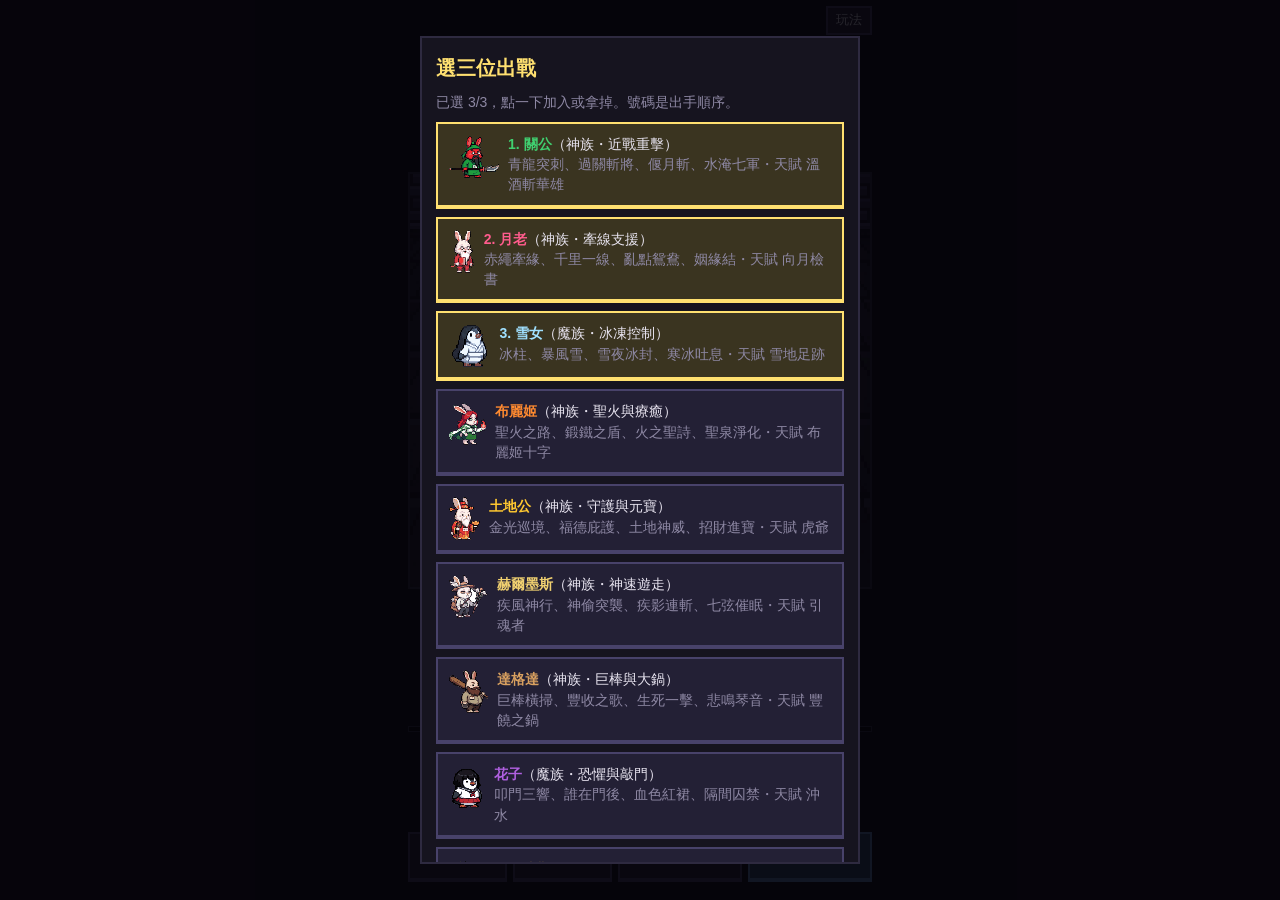
<file: redline.html>
<!doctype html>
<html lang="zh-Hant">
<head>
<meta charset="utf-8">
<meta name="viewport" content="width=device-width, initial-scale=1, maximum-scale=1, user-scalable=no">
<title>一筆紅線試玩</title>
<link rel="stylesheet" href="style.css?v=20261026c">
<style>
  #app { padding: 6px 8px; }
</style>
</head>
<body>
<div id="app" class="rl">
  <div class="top"><span class="floor"></span><span class="turn muted"></span><button class="btn helpbtn">玩法</button></div>
  <div class="stage-wrap"><canvas class="stage" width="600" height="540"></canvas></div>
  <div class="ink"><div></div></div>
  <div class="who"></div>
  <div class="skills"></div>
  <div class="tip"></div>
  <div class="acts"><button class="btn how">怎麼畫</button><button class="btn move">移動</button><button class="btn redo">重畫</button><button class="btn primary go">出招</button></div>
</div>
<div class="overlay"><div class="box"></div></div>
<script src="js/data.js?v=20261026c"></script>
<script src="js/jobs.js?v=20261026c"></script>
<script src="js/sprites.js?v=20261028a"></script>
<script src="js/redline.js?v=20261029b"></script>
<script>
'use strict';
// 試玩：自選三位、無限爬樓，每層打完選一項強化。戰鬥本身在 js/redline.js（跟主遊戲共用）。
(() => {
const { HEROES, GEAR, ALL_IDS, showBox, hideBox } = Redline;
const $ = (s) => document.querySelector(s);
const pick = (a) => a[Math.floor(Math.random() * a.length)];
const PARTY_KEY = 'rebirth-redline-party-v1', GEAR_KEY = 'rebirth-redline-gear-v1';
// 這次出戰的三位（存在手機裡，下次預設同一隊）
let ORDER = (() => { try { const p = JSON.parse(localStorage.getItem(PARTY_KEY)); if (Array.isArray(p) && p.length === 3 && p.every((id) => HEROES[id])) return p; } catch (e) { /* 沒存過 */ } return ['guangong', 'yuelao', 'yukionna']; })();
// 試玩：每位神魔都先拿到自己的專屬兵器，兵器格空著就直接裝上
const gs = (() => { try { return JSON.parse(localStorage.getItem(GEAR_KEY)) || null; } catch (e) { return null; } })() || { bag: [], eq: {} };
for (const id of ALL_IDS) {
  const ex = 'ex_' + id; if (!GEAR[ex]) continue;
  if (!gs.bag.includes(ex)) gs.bag.push(ex);
  gs.eq[id] = gs.eq[id] || {};
  if (!gs.eq[id].weapon) gs.eq[id].weapon = ex;
}
const store = { bag: gs.bag, eq: gs.eq, get heroes() { return ORDER; }, save: () => { try { localStorage.setItem(GEAR_KEY, JSON.stringify(gs)); } catch (e) { /* 存不了就只在這次有效 */ } } };
const gearOf = (id) => Object.values(gs.eq[id] || {}).filter((g) => GEAR[g]);

let run;
function newRun() {
  pickParty(() => {
    run = { floor: 0, up: { dmg: 0, ink: 1 }, maxHp: {}, hp: {}, res: {} };
    for (const id of ORDER) run.maxHp[id] = run.hp[id] = HEROES[id].hp;
    nextFloor();
  });
}

// 出發前選三位神魔（順序就是出手順序）
function pickParty(done) {
  let sel = ORDER.slice();
  const draw = () => {
    showBox(`<h2>選三位出戰</h2><p class="muted">已選 ${sel.length}/3，點一下加入或拿掉。號碼是出手順序。</p>
      ${ALL_IDS.map((id) => { const H = HEROES[id], on = sel.includes(id);
        return `<button class="btn opt pk${on ? ' on' : ''}" data-id="${id}"><b style="color:${H.color}">${on ? sel.indexOf(id) + 1 + '. ' : ''}${H.name}</b>（${H.faith}族・${H.role}）<br><span class="muted">${H.skills.map((k) => k.name).join('、')}・天賦 ${H.talent.n}</span></button>`; }).join('')}
      <button class="btn primary wide pgo" style="margin-top:10px" ${sel.length === 3 ? '' : 'disabled'}>出發</button>`);
    document.querySelectorAll('.box .pk').forEach((b) => {
      const c = artImg(b.dataset.id, 44); c.className = 'pk-art'; b.prepend(c);
      b.onclick = () => { const id = b.dataset.id; if (sel.includes(id)) sel = sel.filter((x) => x !== id); else if (sel.length < 3) sel.push(id); draw(); };
    });
    $('.box .pgo').onclick = () => {
      ORDER = sel;
      try { localStorage.setItem(PARTY_KEY, JSON.stringify(sel)); } catch (e) { /* 存不了就只在這次有效 */ }
      hideBox(); done();
    };
  };
  draw();
}

function nextFloor() { run.floor++; fight(); }
function fight() {
  const f = run.floor;
  const norm = ['zombie', 'wisp', 'shade', 'husk', 'printer', 'mirror', 'jinmenken', 'mizuki', 'gaki', 'diaoxigui', 'jerseydevil', 'amanojaku'];
  const keys = f % 5 === 0 ? [pick(['judge', 'guhuoniao', 'dullahan', 'wendigo', 'wardenX']), pick(norm)] : f % 3 === 0 ? [pick(['warden', 'hunter', 'lintoujie', 'tengu', 'mothman']), pick(norm), ...(f >= 6 ? [pick(norm)] : [])] : f === 1 ? ['zombie', 'wisp'] : [pick(norm), pick(norm), pick(norm), ...(f >= 4 ? [pick(norm)] : [])];
  Redline.start({
    floor: f, title: `第 ${f} 層${f % 5 === 0 ? '・魔王' : f % 3 === 0 ? '・精英' : ''}`, foes: keys, scale: 1 + 0.15 * (f - 1), up: run.up,
    party: ORDER.map((id) => ({ id, hp: run.hp[id], maxHp: run.maxHp[id], gear: gearOf(id), res: run.res[id] })),
    gearButton: () => Redline.gearBox(store, fight, '開始'),
    onEnd: (r) => (r.win ? winFloor(r) : lose()),
  });
}

const REWARDS = [
  { name: '多一點墨水', desc: '所有招式都可以畫得更長（+20%）。', fn: () => { run.up.ink *= 1.2; } },
  { name: '朱砂', desc: '所有招式的傷害 +2。', fn: () => { run.up.dmg += 2; } },
  { name: '休息', desc: '全隊回復 50% 生命，倒下的隊友也回來。', fn: () => { for (const id of ORDER) run.hp[id] = Math.min(run.maxHp[id], Math.max(0, run.hp[id]) + Math.round(run.maxHp[id] * 0.5)); } },
  { name: '強身', desc: '全隊生命上限 +6，也回復 6。', fn: () => { for (const id of ORDER) { run.maxHp[id] += 6; run.hp[id] += 6; } } },
];
function winFloor(r) {
  Object.assign(run.hp, r.hp); Object.assign(run.res, r.res);
  const opts = [...REWARDS].sort(() => Math.random() - 0.5).slice(0, 3);
  showBox(`<h2>第 ${run.floor} 層通過</h2><p>用了 ${r.turns} 手。選一項：</p>
    ${opts.map((o, i) => `<button class="btn opt" data-i="${i}"><b>${o.name}</b><br>${o.desc}</button>`).join('')}`);
  document.querySelectorAll('.box .opt').forEach((b) => b.onclick = () => { opts[+b.dataset.i].fn(); hideBox(); gearDrop(nextFloor); });
}
// 掉落：精英層三選一；每 6 層四成機率有專屬兵器；試玩版第 1 層也掉
function gearDrop(next) {
  const f = run.floor;
  if (!(f === 1 || f % 3 === 0)) return next();
  const pool = Object.keys(GEAR).filter((id) => !gs.bag.includes(id) && !GEAR[id].own && ORDER.some((hid) => Redline.canUse(hid, id))).sort(() => Math.random() - 0.5);
  const ex = ORDER.map((hid) => 'ex_' + hid).filter((id) => GEAR[id] && !gs.bag.includes(id));
  const opts = pool.slice(0, 3);
  if (f % 6 === 0 && ex.length && Math.random() < 0.4) opts[0] = pick(ex);
  Redline.gearOffer(store, opts, f % 3 === 0 ? '精英掉落' : '試玩：送你一件', () => { hideBox(); next(); }, '下一層');
}
function lose() {
  showBox(`<h2>全隊倒下</h2><p>爬到第 ${run.floor} 層。</p><button class="btn primary wide again">再爬一次</button>`);
  $('.box .again').onclick = () => { hideBox(); newRun(); };
}

newRun();
})();
</script>
</body>
</html>
</file>
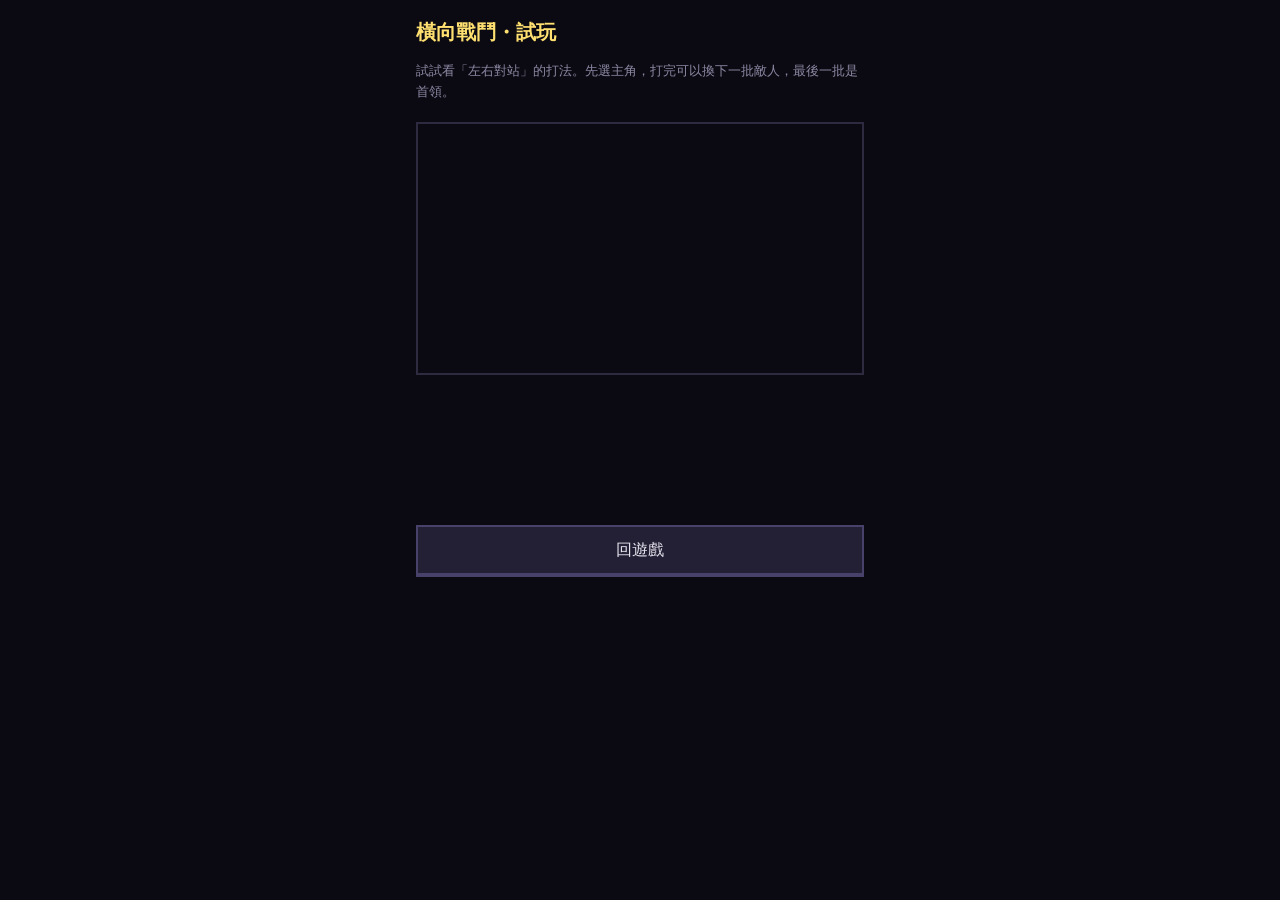
<file: side.html>
<!doctype html>
<html lang="zh-Hant">
<head>
<meta charset="utf-8">
<meta name="viewport" content="width=device-width, initial-scale=1, maximum-scale=1, user-scalable=no">
<title>橫向戰鬥試玩</title>
<link rel="stylesheet" href="style.css?v=20261023l">
<style>
  .stage { width: 100%; height: auto; border: 2px solid var(--line); background: #0b0a12; touch-action: manipulation; }
  .bar { display: flex; justify-content: space-between; margin: 6px 0; font-size: 14px; }
  .acts { display: grid; grid-template-columns: repeat(2, 1fr); gap: 6px; }
  .acts .btn { padding: 10px 4px; font-size: 15px; }
  .acts .btn.active { border-color: var(--gold); background: #3a3420; }
  .acts .btn.glow { border-color: var(--gold); animation: glow 0.8s infinite alternate; }
  .desc { min-height: 44px; font-size: 13px; line-height: 1.5; margin-top: 8px; color: var(--muted); }
  .pick { display: flex; flex-wrap: wrap; gap: 6px; margin-bottom: 6px; }
  .pick .btn { flex: 1 0 30%; padding: 8px 4px; font-size: 14px; }
  .pick .btn.active { border-color: var(--gold); background: #3a3420; }
  .intro { font-size: 13px; line-height: 1.5; margin-bottom: 6px; }
  .log { font-size: 13px; color: var(--muted); margin-top: 6px; min-height: 40px; }
</style>
</head>
<body>
<div id="app">
  <h2>橫向戰鬥・試玩</h2>
  <p class="muted" style="font-size:13px">試試看「左右對站」的打法。先選主角，打完可以換下一批敵人，最後一批是首領。</p>
  <div class="pick"></div>
  <div class="intro"></div>
  <canvas class="stage" width="384" height="216"></canvas>
  <div class="bar"><span class="hp"></span><span class="who"></span></div>
  <div class="acts"></div>
  <div class="desc"></div>
  <div class="log"></div>
  <a class="btn wide" href="./" style="display:block;text-align:center;text-decoration:none;margin-top:10px">回遊戲</a>
</div>
<script src="js/data.js?v=20261023l"></script>
<script src="js/jobs.js?v=20261023l"></script>
<script src="js/sprites.js?v=20261023l"></script>
<script>
'use strict';
// 橫向回合制原型：我方站左邊、敵人站右邊，各自有前後排。點技能，再點目標。
const W = 384, H = 216, GROUND = 196;
const cv = document.querySelector('.stage'), g = cv.getContext('2d');
g.imageSmoothingEnabled = false;
const $ = (s) => document.querySelector(s);
// 換主角或重開時 gen 會加一：舊的動作卡在下一個等待點，不會跑到新的一局
let gen = 0;
const sleep = (ms) => { const my = gen; return new Promise((r) => setTimeout(() => { if (my === gen) r(); }, ms)); };
const rnd = (a, b) => a + Math.floor(Math.random() * (b - a + 1));
const tween = (ms, fn) => { const my = gen; return new Promise((res) => { const t0 = performance.now(); const f = (n) => { if (my !== gen) return; const t = Math.min(1, (n - t0) / ms); fn(t); t < 1 ? requestAnimationFrame(f) : res(); }; requestAnimationFrame(f); }); };

// 可以選的主角：每個人的招式動作都配合自己的圖
const HEROES = {
  yuelao: {
    name: '月老', gauge: '神力', stats: { hp: 30, atk: 5, def: 2, spd: 5 },
    actions: {
      attack: { name: '攻擊', desc: '衝上去揍前兩排的一個敵人。', target: 'enemyFront' },
      pull:   { name: '情感牽線', desc: '甩紅線綁住任一個敵人：詛咒 2 回合（受到的傷害加五成），把它拉到最前排。冷卻 3', target: 'enemy', cd: 3 },
      heal:   { name: '社群經營', desc: '自己或引魂犬回復 9 點生命，護盾 1 回合（受到的傷害減半）。冷卻 2', target: 'ally', cd: 2 },
      ult:    { name: '人口普查', desc: '神力滿 100% 才能用。全場敵人受到 3 點傷害（無視防禦），定身 1 回合。', target: 'none' },
    },
  },
  horusshadow: {
    name: '荷魯斯之影', gauge: '魔力', stats: { hp: 26, atk: 6, def: 1, spd: 7, dodge: 0.15 },
    passive: '暗影滲透：15% 機率閃避攻擊；打倒敵人時魔力 +20%。',
    actions: {
      attack: { name: '權杖金光', desc: '鷹頭權杖射出金光，打前兩排的一個敵人（不用衝上前）。', target: 'enemyFront' },
      spy:    { name: '暗影諜報', desc: '荷魯斯之眼放出暗影，打任一個敵人 2 點（無視防禦），讓它失明 2 回合（攻擊一半機率落空）。冷卻 2', target: 'enemy', cd: 2 },
      steal:  { name: '數據竊取', desc: '金光貫穿前兩排的一個敵人，造成 1.2 倍傷害，並吸取其中三成回復自己。冷卻 2', target: 'enemyFront', cd: 2 },
      ult:    { name: '競品打擊', desc: '魔力滿 100% 才能用。召喚 2 個暗影分身，輪流突襲全場敵人（每次 3 點，無視防禦）。', target: 'none' },
    },
  },
  redgirl: {
    name: '紅衣小女孩', gauge: '魔力', stats: { hp: 24, atk: 5, def: 1, spd: 8, dodge: 0.1 },
    passive: '紅衣誘引：10% 機率閃避；打中敵人時 25% 機率讓它詛咒 2 回合。',
    actions: {
      attack: { name: '撲抓', desc: '蹲低再撲上去，抓前兩排的一個敵人。', target: 'enemyFront' },
      mist:   { name: '山徑迷霧', desc: '揮手召出紅色山霧，罩住前兩排敵人：失明 1 回合，而且混亂 1 回合（會攻擊自己人）。冷卻 3', target: 'none', cd: 3 },
      smile:  { name: '詭異微笑', desc: '一眨眼就出現在任一個敵人面前，對它微笑再抓一下（1 倍傷害），然後消失回原位。冷卻 3', target: 'enemy', cd: 3 },
      ult:    { name: '跟著我走', desc: '魔力滿 100% 才能用。紅霧吞沒全場：所有敵人混亂 1 回合、詛咒 2 回合（受到的傷害加五成）。', target: 'none' },
    },
  },
};
// 新一批職業（JOB_ART 有圖的）：招式直接用職業資料產生，每招播自己的專屬動作
const SIDE_RANK = { r1: 0, r2: 1, r3: 2 };
function sideTarget(sk) {
  if (sk.t === 'ally') return 'ally';
  if (sk.t === 'enemy') return sk.r[1] <= 1 && !sk.fx.blink ? 'enemyFront' : 'enemy';
  if (sk.t === 'tile') return sk.fx.teleport ? 'none' : 'enemy';
  return 'none';
}
function sideArea(sk, target) {
  const a = sk.a || 'single', who = sk.who || (sk.t === 'ally' ? 'ally' : 'enemy');
  if (sk.t === 'self') {
    if (a === 'single') return [units[0]];
    return a === 'all' || who === 'ally' ? alive(who) : alive(who).filter((u) => u.rank <= SIDE_RANK[a]);
  }
  if (sk.t === 'tile' && sk.fx.teleport) return [units[0]];
  if (sk.t === 'tile' && a !== 'single') return alive('enemy').filter((u) => Math.abs(u.rank - target.rank) <= 1);
  return [target];
}
function describeSide(sk, g) {
  const fx = sk.fx, a = sk.a || 'single', who = sk.who || (sk.t === 'ally' ? 'ally' : 'enemy');
  let area;
  if (sk.t === 'self') area = a === 'single' ? '自己' : who === 'ally' ? '我方全體' : a === 'all' ? '全場敵人' : SIDE_RANK[a] ? `前 ${SIDE_RANK[a] + 1} 排的敵人` : '最前排的敵人';
  else if (sk.t === 'ally') area = '自己或引魂犬';
  else if (sk.t === 'tile') area = fx.teleport ? '自己' : a === 'single' ? '任一個敵人' : '任一個敵人和它前後的敵人';
  else area = sideTarget(sk) === 'enemyFront' ? '前兩排的一個敵人' : '任一個敵人';
  const out = [];
  if (fx.teleport) out.push('閃身躲開，下一次被攻擊必定閃避');
  if (fx.blink) out.push('一眨眼衝到目標面前');
  if (fx.dmg) out.push(fx.hits ? `連打 ${fx.hits} 次，每次 ${fx.dmg} 倍攻擊` : `造成 ${fx.dmg} 倍攻擊的傷害`);
  if (fx.fixed) out.push(`造成 ${fx.fixed} 點傷害（無視防禦）`);
  if (fx.lowHpBonus) out.push('目標生命低於一半時傷害加五成');
  if (fx.execute) out.push(`生命低於 ${Math.round(fx.execute * 100)}% 的非首領敵人直接倒下`);
  if (fx.heal) out.push(`回復 ${fx.heal} 點生命`);
  if (fx.shield) out.push(`護盾 ${fx.shield} 回合（受到的傷害減半）`);
  if (fx.buffAtk) out.push(`攻擊 +${fx.buffAtk}（這場戰鬥）`);
  if (fx.cleanse) out.push('解除負面狀態');
  if (fx.stun) out.push(`定身 ${fx.stun} 回合`);
  if (fx.blind) out.push(`失明 ${fx.blind} 回合（攻擊一半落空）`);
  if (fx.confuse) out.push(`混亂 ${fx.confuse} 回合（會攻擊自己人）`);
  if (fx.curse) out.push(`詛咒 ${fx.curse} 回合（受到的傷害加五成）`);
  if (fx.push) out.push('擊退到最後一排');
  if (fx.pull) out.push('拉到最前排');
  if (fx.drain) out.push(`吸取 ${Math.round(fx.drain * 10)} 成傷害`);
  if (fx.charge) out.push(`${g} +${fx.charge}%`);
  if (fx.summon) out.push(`召喚 ${fx.summon.n} 個分身突襲全場敵人`);
  if (fx.extraTurn) out.push('立刻再行動一次');
  if (fx.selfHurt) out.push(`自己失去 ${fx.selfHurt} 點生命`);
  return `${area}：${out.join('，')}` + (sk.cd ? `。冷卻 ${sk.cd}` : '');
}
for (const id of Object.keys(JOB_ART)) {
  const J = JOBS[id], p = J.passive.p, g = J.side === '神' ? '神力' : '魔力', art = ART[id];
  const act = (sk, k) => ({ name: sk.n, desc: describeSide(sk, g), target: k === 'ult' ? (sideTarget(sk) === 'none' ? 'none' : sideTarget(sk)) : sideTarget(sk), cd: sk.cd, sk });
  HEROES[id] = {
    name: J.name, gauge: g, job: true,
    stats: { hp: 26 + (p.hp || 0), atk: 5 + (p.atk || 0), def: 1 + (p.def || 0), spd: 5 + (p.spd || 0), dodge: p.dodge || 0, regen: p.regen || 0 },
    passive: `${J.passive.n}：${describePassive(p, g)}。`,
    actions: {
      attack: { name: '攻擊', desc: art.melee ? '衝上去打前兩排的一個敵人。' : '遠遠攻擊前兩排的一個敵人。', target: 'enemyFront' },
      s0: act(J.skills[0], 's0'), s1: act(J.skills[1], 's1'),
      ult: { ...act(J.ult, 'ult'), desc: `${g}滿 100% 才能用。` + describeSide(J.ult, g) },
    },
  };
}

let heroId = 'yuelao';
let ACTIONS = HEROES[heroId].actions;

let units, turnQueue, current, picking, busy, charge, cds, effects, shake, over;

// 每一批敵人；最後一批是首領
const FOES = {
  shade:   { name: '影子怪',     hp: 12, atk: 5, def: 1, spd: 4 },
  husk:    { name: '空殼職員',   hp: 18, atk: 6, def: 2, spd: 3 },
  wisp:    { name: '鬼火',       hp: 8,  atk: 4, def: 0, spd: 6, ranged: true },
  mirror:  { name: '鏡中人',     hp: 16, atk: 5, def: 0, spd: 5 },
  hunter:  { name: '追殺者',     hp: 20, atk: 7, def: 2, spd: 6 },
  boss:    { name: '無臉典獄長', hp: 50, atk: 8, def: 3, spd: 4, boss: true },
  zombie:  { name: '加班殭屍',   hp: 22, atk: 6, def: 2, spd: 2 },
  printer: { name: '卡紙印表機', hp: 14, atk: 5, def: 3, spd: 4, ranged: true },
  judge:   { name: '考績審判官', hp: 60, atk: 9, def: 3, spd: 4, boss: true },
};
const WAVES = [['zombie', 'printer', 'wisp'], ['mirror', 'hunter', 'zombie'], ['shade', 'husk', 'printer'], ['boss'], ['judge']];
let wave = 0;

function reset(next) {
  gen++;
  if (next === true) wave = (wave + 1) % WAVES.length;
  const H0 = HEROES[heroId]; ACTIONS = H0.actions;
  units = [
    { id: 'hero', side: 'ally', name: H0.name, art: heroId, maxHp: H0.stats.hp, ...H0.stats, rank: 0 },
    { id: 'dog', side: 'ally', name: '引魂犬', sprite: 'dog', hp: 20, maxHp: 20, atk: 5, def: 1, spd: 7, rank: 1 },
    ...WAVES[wave].map((k, r) => ({ id: 'e' + r, side: 'enemy', sprite: k, rank: r, maxHp: FOES[k].hp, ...FOES[k] })),
  ];
  for (const u of units) Object.assign(u, { ox: 0, oy: 0, flash: 0, anim: null, curse: 0, stun: 0, shield: 0, blind: 0, confuse: 0, dead: false, atkUntil: 0, hurtUntil: 0 });
  charge = 0; cds = {}; effects = []; shake = 0; over = false; picking = null; busy = false;
  $('.log').textContent = '輪到誰行動，畫面下方會顯示。';
  nextRound();
}

// ───── 位置與畫 ─────
const home = (u) => u.side === 'ally' ? 150 - u.rank * 62 : (u.boss ? 290 : 236 + u.rank * 58);
const alive = (side) => units.filter((u) => u.side === side && !u.dead);

function drawBackground(now) {
  // 後牆：辦公大樓的走廊，門、公告欄、閃爍的燈
  g.fillStyle = '#211d2b'; g.fillRect(0, 0, W, 150);
  g.fillStyle = '#2a2536';
  for (let x = 0; x < W; x += 48) g.fillRect(x, 0, 2, 150);
  for (let i = 0; i < 4; i++) {
    const dx = 20 + i * 96;
    g.fillStyle = '#16131e'; g.fillRect(dx, 62, 40, 88);
    g.fillStyle = '#3a3448'; g.fillRect(dx - 3, 59, 46, 3); g.fillRect(dx - 3, 59, 3, 91); g.fillRect(dx + 40, 59, 3, 91);
    g.fillStyle = '#c8b860'; g.fillRect(dx + 32, 104, 4, 2);
    g.fillStyle = '#3c5a3a'; g.fillRect(dx + 8, 40, 24, 8); g.fillStyle = '#7ae07a'; g.fillRect(dx + 11, 43, 18, 2);
  }
  g.fillStyle = '#4a3a2a'; g.fillRect(126, 70, 36, 26); g.fillStyle = '#d8d0b0';
  for (let k = 0; k < 5; k++) g.fillRect(130 + (k % 3) * 10, 74 + Math.floor(k / 3) * 10, 7, 7);
  // 天花板燈
  for (let i = 0; i < 4; i++) {
    const on = !(i === 2 && Math.floor(now / 140) % 9 === 0);
    g.fillStyle = on ? '#e8f0d0' : '#4a4a40'; g.fillRect(36 + i * 96, 6, 32, 3);
    if (on) { const grd = g.createRadialGradient(52 + i * 96, 10, 2, 52 + i * 96, 60, 90); grd.addColorStop(0, 'rgba(230,240,200,0.10)'); grd.addColorStop(1, 'rgba(230,240,200,0)'); g.fillStyle = grd; g.fillRect(i * 96, 0, 104, 160); }
  }
  // 牆腳＋地板（往前透視的磁磚）
  g.fillStyle = '#3a3448'; g.fillRect(0, 146, W, 4);
  g.fillStyle = '#2a2632'; g.fillRect(0, 150, W, H - 150);
  g.fillStyle = '#221f2a';
  for (let y = 150, k = 0; y < H; y += 8 + k * 2, k++) g.fillRect(0, y, W, 1);
  for (let i = -8; i <= 8; i++) { g.strokeStyle = '#221f2a'; g.beginPath(); g.moveTo(W / 2 + i * 30, 150); g.lineTo(W / 2 + i * 60, H); g.stroke(); }
  // 地上的水漬反光
  g.fillStyle = 'rgba(120,160,220,0.08)'; g.fillRect(60, 200, 90, 4); g.fillRect(250, 206, 70, 3);
}

function drawUnit(u, now) {
  if (u.dead && u.art && !u.anim) return;
  const x = home(u) + u.ox, flip = u.side === 'enemy';
  const white = u.flash > now && Math.floor((u.flash - now) / 60) % 2 === 0;
  // 影子
  if (!u.dead) { g.fillStyle = 'rgba(0,0,0,0.4)'; g.beginPath(); g.ellipse(x, GROUND, u.boss ? 34 : u.art ? 22 : 20, 4, 0, 0, Math.PI * 2); g.fill(); }
  if (u.art) {
    let sheet = 'pose', i = 0;
    let A = { walk: ['walk', [100, 100, 100, 100], true], punch: ['punch', [70, 80, 260, 120]], cast: ['cast', [110, 110, 110, 380]], hurt: ['hurt', [150, 300]], down: ['hurt', [150, 200, 99999]] };
    // 新一批職業每張只有 3 格，動作表跟著圖走
    if (ART[u.art].anims) { A = { down: ['hurt', [150, 200, 99999]] }; for (const [k, v] of Object.entries(ART[u.art].anims)) A[k] = [v.sheet, v.ms, v.loop]; }
    if (u.anim && A[u.anim.name]) {
      const [s, ms, loop] = A[u.anim.name]; let t = now - u.anim.t0; const tot = ms.reduce((a, b) => a + b, 0);
      if (loop) t %= tot;
      if (t < tot) { sheet = s; while (t >= ms[i]) t -= ms[i++]; } else u.anim = null;
    } else if (!u.dead) i = 0;
    if (u.dead && !u.anim) return;
    if (u.ghost !== undefined) g.globalAlpha = Math.max(0, u.ghost);
    drawArt(g, u.art, sheet, i, x, GROUND + u.oy, 1, { white });
    g.globalAlpha = 1;
    // 飄職業記號（月老愛心、荷魯斯之眼）
    for (let k = 0; k < 2; k++) { const p = (now / 1800 + k / 2) % 1; drawMark(g, ART[u.art].mark, x + (k ? 18 : -28) + Math.sin(p * 6) * 3, GROUND - 50 - p * 40, 2, p < 0.2 ? p * 5 : 1 - (p - 0.2) / 0.8); }
  } else {
    // 新圖：0 待機、1 攻擊、2 被打；倒下就淡出
    const pose = now < u.hurtUntil || u.dead ? 2 : now < u.atkUntil ? 1 : 0;
    const bob = pose === 0 && Math.floor(now / 600 + u.rank) % 2 ? 1 : 0;
    if (u.dead) { const k = Math.max(0, Math.min(1, (now - u.deadAt) / 600)); if (k >= 1) return; g.globalAlpha = 1 - k; }
    drawArt(g, 'u:' + u.sprite, 'pose', pose, x, GROUND + u.oy + bob, 1, { flip, white });
    g.globalAlpha = 1;
    if (u.dead) return;
  }
  // 血條、狀態
  const top = GROUND - (u.art ? ART[u.art].sheets.pose[2] + 6 : UNIT_ART[u.sprite][1] + 8);
  g.fillStyle = '#000'; g.fillRect(x - 17, top - 1, 34, 5);
  g.fillStyle = u.side === 'ally' ? '#5fd35f' : '#e05050'; g.fillRect(x - 16, top, Math.max(0, 32 * u.hp / u.maxHp), 3);
  g.font = 'bold 10px sans-serif'; g.textAlign = 'center';
  const tags = [u.curse > 0 ? ['詛', '#d070ff'] : null, u.stun > 0 ? ['定', '#ffb0d0'] : null, u.shield > 0 ? ['盾', '#ffe070'] : null, u.blind > 0 ? ['盲', '#a0a0c0'] : null, u.confuse > 0 ? ['亂', '#ff8060'] : null].filter(Boolean);
  tags.forEach(([t, c], k) => { g.fillStyle = c; g.fillText(t, x - 10 + k * 12, top - 4); });
  // 現在輪到誰、能不能被選
  if (current === u && !over) { g.fillStyle = '#ffe070'; g.beginPath(); g.moveTo(x - 5, top - 16); g.lineTo(x + 5, top - 16); g.lineTo(x, top - 10); g.fill(); }
  if (picking && validTargets().includes(u)) {
    const pulse = 0.5 + 0.5 * Math.sin(now / 150);
    g.strokeStyle = `rgba(255,${u.side === 'ally' ? 230 : 90},${u.side === 'ally' ? 120 : 90},${0.5 + pulse * 0.5})`; g.lineWidth = 2;
    g.strokeRect(x - 26, top - 6, 52, GROUND - top + 10);
  }
}

function draw(now) {
  g.save();
  if (shake > 0) { g.translate(rnd(-1, 1) * shake, rnd(-1, 1) * shake); shake = Math.max(0, shake - 0.3); }
  drawBackground(now);
  for (const u of [...units].sort((a, b) => b.rank - a.rank)) drawUnit(u, now);
  // 特效：紅線、飄字、閃光
  effects = effects.filter((e) => now < e.t0 + e.ms);
  for (const e of effects) {
    const k = (now - e.t0) / e.ms;
    if (e.type === 'text') { g.globalAlpha = 1 - k; g.font = 'bold 14px sans-serif'; g.textAlign = 'center'; g.fillStyle = '#000'; g.fillText(e.text, e.x + 1, e.y - k * 20 + 1); g.fillStyle = e.color; g.fillText(e.text, e.x, e.y - k * 20); g.globalAlpha = 1; }
    if (e.type === 'thread') {
      g.strokeStyle = '#ff3048'; g.lineWidth = 2; g.beginPath();
      const p = Math.min(1, k * 2);
      for (let s = 0; s <= 20; s++) { const t = s / 20 * p; const xx = e.x1 + (e.x2 - e.x1) * t, yy = e.y1 + (e.y2 - e.y1) * t - Math.sin(t * Math.PI) * 30 + Math.sin(t * 20 + now / 50) * 2; s ? g.lineTo(xx, yy) : g.moveTo(xx, yy); }
      g.stroke();
    }
    if (e.type === 'beam') {
      // 權杖金光：從杖頭射到目標
      const p = Math.min(1, k * 3), xx = e.x1 + (e.x2 - e.x1) * p;
      g.globalAlpha = 1 - Math.max(0, k - 0.5) * 2;
      g.fillStyle = '#fff2a0'; g.fillRect(Math.min(e.x1, xx), e.y - 2, Math.abs(xx - e.x1), 4);
      g.fillStyle = '#ffc830'; g.fillRect(Math.min(e.x1, xx), e.y - 1, Math.abs(xx - e.x1), 2);
      g.fillStyle = '#fff'; g.fillRect(xx - 3, e.y - 3, 6, 6);
      g.globalAlpha = 1;
    }
    if (e.type === 'shadow') {
      // 暗影球：紫色一團往前飛，拖著碎片
      const xx = e.x1 + (e.x2 - e.x1) * Math.min(1, k * 1.4), yy = e.y + Math.sin(k * 9) * 3;
      for (let s = 0; s < 6; s++) { g.fillStyle = s % 2 ? '#5a1a7a' : '#c040d0'; g.fillRect(Math.round(xx - s * 7 - 3), Math.round(yy - 3 + Math.sin(now / 60 + s) * 3), 6 - s / 2, 6 - s / 2); }
      g.fillStyle = '#f080ff'; g.fillRect(Math.round(xx - 5), Math.round(yy - 5), 10, 10);
      g.fillStyle = '#2a0838'; g.fillRect(Math.round(xx - 2), Math.round(yy - 2), 4, 4);
    }
    if (e.type === 'fog') {
      // 紅色山霧：一團團紅霧在目標身上鼓起來再散掉
      const a = Math.sin(Math.min(1, k) * Math.PI);
      for (let s = 0; s < 7; s++) {
        const r = 10 + (s % 3) * 5 + a * 6, xx = e.x + Math.cos(s * 2.1 + now / 400) * 16, yy = GROUND - 30 - (s % 4) * 10 + Math.sin(s + now / 300) * 3;
        g.fillStyle = `rgba(${s % 2 ? 200 : 150},${s % 2 ? 40 : 20},${s % 2 ? 60 : 40},${a * 0.45})`;
        g.beginPath(); g.arc(Math.round(xx), Math.round(yy), r, 0, Math.PI * 2); g.fill();
      }
    }
    if (e.type === 'bolt') {
      // 招式飛出去的光球（顏色跟職業走）
      const xx = e.x1 + (e.x2 - e.x1) * Math.min(1, k * 1.5), yy = GROUND - 44 - Math.sin(Math.min(1, k * 1.5) * Math.PI) * 14;
      g.globalAlpha = k < 0.67 ? 1 : 0;
      for (let s = 0; s < 5; s++) { g.fillStyle = e.color; g.globalAlpha *= 0.8; g.fillRect(Math.round(xx - s * 6 - 3), Math.round(yy - 3 + s % 2), 6 - s, 6 - s); }
      g.globalAlpha = k < 0.67 ? 1 : 0; g.fillStyle = '#fff'; g.fillRect(Math.round(xx - 3), Math.round(yy - 3), 6, 6);
      g.globalAlpha = 1;
    }
    if (e.type === 'burst') {
      // 打中時炸開的像素碎片
      const a = 1 - k;
      for (let s = 0; s < 10; s++) {
        const ang = s * 0.63 + e.seed, d = 6 + k * 26;
        g.globalAlpha = a; g.fillStyle = s % 3 ? e.color : '#fff';
        g.fillRect(Math.round(e.x + Math.cos(ang) * d - 2), Math.round(GROUND - 40 + Math.sin(ang) * d * 0.8 - 2), 4, 4);
      }
      g.globalAlpha = 1;
    }
    if (e.type === 'sparkle') {
      // 治療、護盾：綠色十字往上飄
      for (let s = 0; s < 5; s++) {
        const xx = e.x - 16 + s * 8, yy = GROUND - 20 - ((k + s * 0.17) % 1) * 50;
        g.globalAlpha = 1 - k; g.fillStyle = e.color || '#7fe07f';
        g.fillRect(Math.round(xx - 1), Math.round(yy - 3), 2, 6); g.fillRect(Math.round(xx - 3), Math.round(yy - 1), 6, 2);
      }
      g.globalAlpha = 1;
    }
    if (e.type === 'clone') {
      // 暗影分身：半透明的紫色荷魯斯，衝過去再消失
      const xx = e.x1 + (e.x2 - e.x1) * Math.min(1, k * 1.6);
      g.save(); g.globalAlpha = 0.75 * (1 - Math.max(0, k - 0.7) / 0.3); g.filter = 'brightness(0.45) sepia(1) hue-rotate(230deg) saturate(5)';
      drawArt(g, e.art, k < 0.6 ? 'walk' : 'punch', k < 0.6 ? Math.floor(now / 90) % 4 : 2, xx, GROUND, 1);
      g.restore();
    }
    if (e.type === 'flash') { g.fillStyle = e.color ? e.color.replace('A', (1 - k) * 0.6) : `rgba(255,240,200,${(1 - k) * 0.6})`; g.fillRect(0, 0, W, H); }
  }
  // 暗角
  const v = g.createRadialGradient(W / 2, H * 0.6, 80, W / 2, H * 0.6, 260); v.addColorStop(0, 'rgba(0,0,0,0)'); v.addColorStop(1, 'rgba(0,0,0,0.55)');
  g.fillStyle = v; g.fillRect(0, 0, W, H);
  g.restore();
  requestAnimationFrame(draw);
}

// ───── 規則 ─────
function float(u, text, color = '#fff') { effects.push({ type: 'text', x: home(u) + u.ox, y: GROUND - 90, text, color, t0: performance.now(), ms: 900 }); }

async function hit(src, dst, dmg, fixed = false) {
  if (src && src.blind > 0 && !fixed && Math.random() < 0.5) { float(dst, '落空', '#a0a0c0'); return 0; }
  if (dst.evade && !fixed) { dst.evade = false; float(dst, '閃避', '#c0a0ff'); return 0; }
  if (dst.dodge && !fixed && Math.random() < dst.dodge) { float(dst, '閃避', '#c0a0ff'); return 0; }
  if (!fixed) dmg = Math.max(1, dmg - dst.def + rnd(-1, 1));
  if (src && src.id === 'hero' && heroId === 'redgirl' && Math.random() < 0.25) { dst.curse = Math.max(dst.curse, 2); float(dst, '詛咒', '#d070ff'); }
  if (dst.curse > 0) dmg = Math.round(dmg * 1.5);
  if (dst.shield > 0) dmg = Math.ceil(dmg / 2);
  dst.hp -= dmg; dst.flash = performance.now() + 300; dst.hurtUntil = performance.now() + 450; shake = Math.min(6, 2 + dmg / 3);
  float(dst, '-' + dmg);
  if (dst.art) dst.anim = { name: 'hurt', t0: performance.now() };
  if (src && src.id === 'hero') charge = Math.min(100, charge + 25);
  if (dst.id === 'hero') charge = Math.min(100, charge + 15);
  if (dst.hp <= 0) {
    dst.hp = 0; dst.dead = true; dst.deadAt = performance.now() + 300;
    if (dst.art) dst.anim = { name: 'down', t0: performance.now() };
    float(dst, '倒下', '#ff9090');
    if (src && src.id === 'hero' && heroId === 'horusshadow') charge = Math.min(100, charge + 20);
    // 後面的人往前補位
    const row = alive(dst.side).sort((a, b) => a.rank - b.rank);
    await sleep(250);
    await tween(250, () => {}); row.forEach((u, k) => { u.rank = k; });
  }
  return dmg;
}

async function dashTo(u, target, fn) {
  const gap = target.art ? 40 : Math.max(36, UNIT_ART[target.sprite][0] / 2 + 6);
  const dx = home(target) - home(u) + (u.side === 'ally' ? -gap : gap);
  if (u.art) u.anim = { name: 'walk', t0: performance.now() };
  await tween(220, (t) => { u.ox = dx * t; });
  u.atkUntil = performance.now() + 450;
  await fn();
  if (u.art) u.anim = { name: 'walk', t0: performance.now() };
  await tween(220, (t) => { u.ox = dx * (1 - t); });
  if (u.art) u.anim = null;
}

function validTargets() {
  const a = ACTIONS[picking];
  if (!a) return [];
  if (a.target === 'enemyFront') return alive('enemy').filter((u) => u.rank <= 1);
  if (a.target === 'enemy') return alive('enemy');
  if (a.target === 'ally') return alive('ally');
  return [];
}

async function perform(act, target) {
  busy = true; picking = null; renderActs();
  const hero = units[0];
  if (heroId === 'horusshadow') { await performHorus(hero, act, target); busy = false; return endTurn(); }
  if (heroId === 'redgirl') { await performRedgirl(hero, act, target); busy = false; return endTurn(); }
  if (HEROES[heroId].job) {
    const again = await performJob(hero, act, target);
    busy = false;
    if (again && !over && alive('enemy').length) { $('.who').textContent = '再行動一次！'; return renderActs(); }
    return endTurn();
  }
  if (act === 'attack') {
    $('.log').textContent = `月老揍了${target.name}一拳。`;
    await dashTo(hero, target, async () => { hero.anim = { name: 'punch', t0: performance.now() }; await sleep(150); await hit(hero, target, hero.atk); await sleep(250); });
  } else if (act === 'pull') {
    $('.log').textContent = `月老甩出紅線，綁住了${target.name}！`;
    hero.anim = { name: 'cast', t0: performance.now() }; await sleep(330);
    effects.push({ type: 'thread', x1: home(hero) + 20, y1: GROUND - 40, x2: home(target), y2: GROUND - 40, t0: performance.now(), ms: 700 });
    await sleep(380);
    target.curse = 2; float(target, '詛咒', '#d070ff');
    // 拉到最前排
    const row = alive('enemy').sort((a, b) => a.rank - b.rank).filter((u) => u !== target);
    const from = home(target); target.rank = 0; row.forEach((u, k) => { u.rank = k + 1; });
    const d = from - home(target); target.ox = d; await tween(300, (t) => { target.ox = d * (1 - t); });
    cds.pull = ACTIONS.pull.cd + 1;
    charge = Math.min(100, charge + 25);
  } else if (act === 'heal') {
    $('.log').textContent = `月老替${target.name}經營了一下人脈。`;
    hero.anim = { name: 'cast', t0: performance.now() }; await sleep(500);
    target.hp = Math.min(target.maxHp, target.hp + 9); target.shield = 2; float(target, '+9', '#7fe07f'); float(target, '護盾', '#ffe070');
    cds.heal = ACTIONS.heal.cd + 1;
  } else if (act === 'ult') {
    $('.log').textContent = '人口普查！全場敵人都被登記在案。';
    charge = 0; hero.anim = { name: 'cast', t0: performance.now() }; await sleep(400);
    effects.push({ type: 'flash', t0: performance.now(), ms: 400 }); shake = 6;
    for (const e of alive('enemy')) { effects.push({ type: 'thread', x1: home(hero) + 20, y1: GROUND - 40, x2: home(e), y2: GROUND - 40, t0: performance.now(), ms: 600 }); await hit(hero, e, 3, true); if (!e.dead) { e.stun = 1; float(e, '定身', '#ffb0d0'); } await sleep(120); }
  }
  await sleep(300);
  busy = false;
  endTurn();
}

// 荷魯斯之影：權杖金光、暗影諜報（眼睛放暗影）、數據竊取（金光吸血）、分身突襲
async function performHorus(hero, act, target) {
  const tip = () => home(hero) + 44, eyeY = GROUND - 66, staffY = GROUND - 52;
  if (act === 'attack' || act === 'steal') {
    $('.log').textContent = act === 'attack' ? `荷魯斯之影舉起權杖，金光射向${target.name}。` : `荷魯斯之影用金光貫穿${target.name}，竊取它的數據！`;
    hero.anim = { name: 'punch', t0: performance.now() }; await sleep(150);
    effects.push({ type: 'beam', x1: tip(), x2: home(target), y: staffY, t0: performance.now(), ms: act === 'steal' ? 600 : 420 });
    await sleep(140);
    const d = await hit(hero, target, act === 'steal' ? Math.round(hero.atk * 1.2) : hero.atk);
    if (act === 'steal') {
      cds.steal = ACTIONS.steal.cd + 1;
      const back = Math.max(1, Math.round(d * 0.3));
      if (d) { hero.hp = Math.min(hero.maxHp, hero.hp + back); float(hero, '+' + back, '#7fe07f'); }
    }
  } else if (act === 'spy') {
    $('.log').textContent = `荷魯斯之眼盯上了${target.name}，暗影把它的視線吞掉了。`;
    hero.anim = { name: 'cast', t0: performance.now() }; await sleep(260);
    effects.push({ type: 'shadow', x1: home(hero) + 20, x2: home(target), y: eyeY, t0: performance.now(), ms: 520 });
    await sleep(380);
    await hit(hero, target, 2, true);
    if (!target.dead) { target.blind = 3; float(target, '失明', '#a0a0c0'); }
    cds.spy = ACTIONS.spy.cd + 1;
    charge = Math.min(100, charge + 25);
  } else if (act === 'ult') {
    $('.log').textContent = '競品打擊！兩個暗影分身從黑暗裡竄出來。';
    charge = 0; hero.anim = { name: 'cast', t0: performance.now() }; await sleep(380);
    effects.push({ type: 'flash', color: 'rgba(120,40,160,A)', t0: performance.now(), ms: 500 }); shake = 5;
    for (let c = 0; c < 2; c++) {
      for (const e of alive('enemy')) {
        effects.push({ type: 'clone', art: 'horusshadow', x1: home(hero) - 10, x2: home(e) - 40, t0: performance.now(), ms: 520 });
        await sleep(330);
        await hit(hero, e, 3, true);
        await sleep(120);
      }
    }
  }
  await sleep(300);
}

// 紅衣小女孩：撲抓、山徑迷霧（紅霧）、詭異微笑（瞬移抓人）、跟著我走（全場紅霧）
async function performRedgirl(hero, act, target) {
  const fogOn = (u) => effects.push({ type: 'fog', x: home(u), t0: performance.now(), ms: 900 });
  if (act === 'attack') {
    $('.log').textContent = `紅衣小女孩撲向${target.name}。`;
    await dashTo(hero, target, async () => { hero.anim = { name: 'punch', t0: performance.now() }; await sleep(160); await hit(hero, target, hero.atk); await sleep(250); });
  } else if (act === 'mist') {
    $('.log').textContent = '紅衣小女孩揮了揮手，山路起霧了……';
    hero.anim = { name: 'cast', t0: performance.now() }; await sleep(380);
    for (const e of alive('enemy').filter((u) => u.rank <= 1)) { fogOn(e); e.blind = Math.max(e.blind, 2); e.confuse = 2; float(e, '混亂', '#ff8060'); }
    await sleep(500);
    cds.mist = ACTIONS.mist.cd + 1; charge = Math.min(100, charge + 25);
  } else if (act === 'smile') {
    $('.log').textContent = `${target.name}一回頭，紅衣小女孩就站在面前對它笑。`;
    const dx = home(target) - home(hero) - 36;
    await tween(180, (t) => { hero.oy = 0; hero.ghost = 1 - t; });
    hero.ox = dx; float(target, '嘻嘻', '#ff6070');
    await tween(150, (t) => { hero.ghost = t; });
    hero.anim = { name: 'punch', t0: performance.now() }; await sleep(160);
    await hit(hero, target, hero.atk); await sleep(250);
    await tween(150, (t) => { hero.ghost = 1 - t; });
    hero.ox = 0; await tween(150, (t) => { hero.ghost = t; }); hero.ghost = undefined;
    cds.smile = ACTIONS.smile.cd + 1;
  } else if (act === 'ult') {
    $('.log').textContent = '「跟著我走。」紅霧吞沒了整條走廊。';
    charge = 0; hero.anim = { name: 'cast', t0: performance.now() }; await sleep(380);
    effects.push({ type: 'flash', color: 'rgba(160,20,40,A)', t0: performance.now(), ms: 700 }); shake = 4;
    for (const e of alive('enemy')) { fogOn(e); e.confuse = 2; e.curse = 3; float(e, '混亂', '#ff8060'); await sleep(150); }
    await sleep(400);
  }
  await sleep(300);
}

// 把敵人移到最前排或最後排，其他人依序補位
async function moveRank(t, front) {
  const row = alive(t.side).sort((a, b) => a.rank - b.rank).filter((u) => u !== t);
  const from = home(t);
  if (front) { t.rank = 0; row.forEach((u, k) => { u.rank = k + 1; }); } else { row.forEach((u, k) => { u.rank = k; }); t.rank = row.length; }
  const d = from - home(t); t.ox = d; await tween(260, (q) => { t.ox = d * (1 - q); });
}

// 通用職業：普攻借用一張招式圖；技能依職業資料套效果，動作播那招自己的圖
async function performJob(hero, act, target) {
  const art = ART[heroId], a = ACTIONS[act], col = art.color || '#ffe070';
  const burst = (u) => effects.push({ type: 'burst', x: home(u) + u.ox, color: col, seed: Math.random() * 6, t0: performance.now(), ms: 500 });
  if (act === 'attack') {
    $('.log').textContent = `${hero.name}攻擊了${target.name}。`;
    if (art.melee) await dashTo(hero, target, async () => { hero.anim = { name: 'punch', t0: performance.now() }; await sleep(220); burst(target); await hit(hero, target, hero.atk); await sleep(250); });
    else { hero.anim = { name: 'punch', t0: performance.now() }; await sleep(220); effects.push({ type: 'bolt', x1: home(hero) + 20, x2: home(target), color: col, t0: performance.now(), ms: 450 }); await sleep(300); burst(target); await hit(hero, target, hero.atk); }
    await sleep(300); return false;
  }
  const sk = a.sk, fx = sk.fx, anim = act === 's0' ? 's1' : act === 's1' ? 's2' : 'ult';
  $('.log').textContent = act === 'ult' ? `${sk.n}！` : `${hero.name}使出「${sk.n}」${target && target !== hero ? '，目標是' + target.name : ''}。`;
  if (act === 'ult') { charge = 0; effects.push({ type: 'flash', t0: performance.now(), ms: 450 }); shake = 6; }
  else { cds[act] = (sk.cd || 0) + 1; charge = Math.min(100, charge + 25); }
  const area = sideArea(sk, target);
  let dealt = 0;
  const apply = async (t) => {
    if (t.side === 'enemy') {
      for (let h = 0; h < (fx.hits || 1) && !t.dead; h++) {
        if (fx.dmg) { let d = Math.round(hero.atk * fx.dmg); if (fx.lowHpBonus && t.hp < t.maxHp / 2) d = Math.round(d * 1.5); burst(t); dealt += (await hit(hero, t, d)) || 0; if (fx.hits) await sleep(150); }
      }
      if (fx.fixed && !t.dead) { burst(t); dealt += (await hit(hero, t, fx.fixed, true)) || 0; }
      if (t.dead) return;
      if (fx.execute && !t.boss && t.hp <= t.maxHp * fx.execute) { float(t, '處決', '#ff6060'); await hit(hero, t, t.hp, true); return; }
      if (fx.stun) { t.stun = Math.max(t.stun, fx.stun); float(t, '定身', '#ffb0d0'); }
      if (fx.blind) { t.blind = Math.max(t.blind, fx.blind + 1); float(t, '失明', '#a0a0c0'); }
      if (fx.confuse) { t.confuse = Math.max(t.confuse, fx.confuse + 1); float(t, '混亂', '#ff8060'); }
      if (fx.curse) { t.curse = Math.max(t.curse, fx.curse + 1); float(t, '詛咒', '#d070ff'); }
      if (fx.push) await moveRank(t, false);
      if (fx.pull) await moveRank(t, true);
    } else {
      effects.push({ type: 'sparkle', x: home(t), color: fx.shield && !fx.heal ? '#ffe070' : '#7fe07f', t0: performance.now(), ms: 700 });
      if (fx.heal) { const v = Math.min(fx.heal, t.maxHp - t.hp); t.hp += v; float(t, '+' + v, '#7fe07f'); }
      if (fx.shield) { t.shield = Math.max(t.shield, fx.shield + 1); float(t, '護盾', '#ffe070'); }
      if (fx.cleanse) { t.curse = t.stun = t.blind = t.confuse = 0; }
      if (fx.buffAtk) { t.atk += fx.buffAtk; float(t, '攻擊+' + fx.buffAtk, '#ffb040'); }
    }
  };
  const melee = (fx.dmg || fx.fixed) && area.length === 1 && area[0].side === 'enemy' && (sideTarget(sk) === 'enemyFront' || fx.blink);
  if (melee) {
    await dashTo(hero, target, async () => { hero.anim = { name: anim, t0: performance.now() }; await sleep(300); await apply(target); await sleep(300); });
  } else {
    hero.anim = { name: anim, t0: performance.now() }; await sleep(340);
    if (area.length === 1 && area[0].side === 'enemy') { effects.push({ type: 'bolt', x1: home(hero) + 20, x2: home(area[0]), color: col, t0: performance.now(), ms: 450 }); await sleep(300); }
    for (const t of area) { await apply(t); await sleep(120); }
    await sleep(380);
  }
  if (fx.drain && dealt) { const v = Math.max(1, Math.round(dealt * fx.drain)); hero.hp = Math.min(hero.maxHp, hero.hp + v); float(hero, '+' + v, '#7fe07f'); }
  if (fx.teleport) { hero.evade = true; float(hero, '閃身', '#c0a0ff'); }
  if (fx.charge) charge = Math.min(100, charge + fx.charge);
  if (fx.selfHurt) { hero.hp = Math.max(1, hero.hp - fx.selfHurt); float(hero, '-' + fx.selfHurt, '#ff9090'); }
  if (fx.summon) {
    for (let c = 0; c < fx.summon.n; c++) for (const e of alive('enemy')) {
      effects.push({ type: 'clone', art: heroId, x1: home(hero) - 10, x2: home(e) - 40, t0: performance.now(), ms: 520 });
      await sleep(330); await hit(hero, e, 3, true); await sleep(120);
    }
  }
  await sleep(250);
  return !!fx.extraTurn;
}

async function aiTurn(u) {
  if (u.stun > 0) { float(u, '定身中', '#ffb0d0'); u.stun--; await sleep(600); return endTurn(); }
  if (u.confuse > 0) {
    const mates = alive(u.side).filter((m) => m !== u);
    if (mates.length && Math.random() < 0.7) {
      const t = mates[rnd(0, mates.length - 1)];
      $('.log').textContent = `${u.name}被迷霧搞亂，攻擊了自己人${t.name}！`;
      u.atkUntil = performance.now() + 500; float(u, '混亂', '#ff8060'); await sleep(300); await hit(u, t, u.atk); await sleep(400);
      return endTurn();
    }
  }
  const foes = alive(u.side === 'ally' ? 'enemy' : 'ally');
  const reach = u.ranged ? foes : foes.filter((f) => f.rank <= 1);
  const t = reach[rnd(0, reach.length - 1)] || foes[0];
  if (!t) return endTurn();
  $('.log').textContent = `${u.name}攻擊了${t.name}。`;
  if (u.ranged) { u.atkUntil = performance.now() + 600; await sleep(300); await hit(u, t, u.atk); await sleep(400); }
  else await dashTo(u, t, async () => { await hit(u, t, u.atk); await sleep(250); });
  endTurn();
}

function nextRound() {
  turnQueue = units.filter((u) => !u.dead).sort((a, b) => b.spd - a.spd);
  const h0 = units[0];
  if (!h0.dead && h0.regen && h0.hp < h0.maxHp) { const v = Math.min(h0.regen, h0.maxHp - h0.hp); h0.hp += v; float(h0, '+' + v, '#7fe07f'); }
  for (const u of units) { if (u.curse > 0) u.curse--; if (u.shield > 0) u.shield--; if (u.blind > 0) u.blind--; if (u.confuse > 0) u.confuse--; }
  for (const k in cds) if (cds[k] > 0) cds[k]--;
  endTurn(true);
}

function endTurn(fresh) {
  if (!alive('enemy').length) return finish(true);
  if (!alive('ally').some((u) => u.id === 'hero')) return finish(false);
  if (!fresh) turnQueue.shift();
  while (turnQueue.length && turnQueue[0].dead) turnQueue.shift();
  if (!turnQueue.length) return nextRound();
  current = turnQueue[0];
  if (current.id === 'hero') {
    if (current.stun > 0) { current.stun--; float(current, '定身中'); const my = gen; return setTimeout(() => { if (my === gen) endTurn(); }, 600); }
    $('.who').textContent = '輪到你了'; renderActs();
  } else {
    $('.who').textContent = `${current.name}行動中…`; renderActs();
    const c = current, my = gen; setTimeout(() => { if (c === current && my === gen) aiTurn(c); }, 500);
  }
}

function finish(win) {
  over = true; current = null; picking = null;
  $('.who').textContent = win ? '勝利！' : `${HEROES[heroId].name}倒下了`;
  $('.log').textContent = win ? { yuelao: '整層樓的姻緣都登記完畢。', horusshadow: '競品情報全數到手。', redgirl: '大家都跟著她走進霧裡了。' }[heroId] || `${HEROES[heroId].name}打贏了這一批。` : '（正式版這裡會變成靈魂，等引魂犬來救。）';
  const box = $('.acts'); box.innerHTML = '';
  const b = document.createElement('button'); b.className = 'btn primary'; b.textContent = win ? '下一批敵人' : '再打一次'; b.onclick = () => reset(win); box.append(b);
}

function renderActs() {
  const hero = units[0];
  $('.hp').textContent = `${hero.name} 生命 ${hero.hp}/${hero.maxHp}・${HEROES[heroId].gauge} ${charge}%`;
  const box = $('.acts'); box.innerHTML = '';
  const myTurn = current && current.id === 'hero' && !busy && !over;
  for (const [id, a] of Object.entries(ACTIONS)) {
    const cd = cds[id] || 0, ready = myTurn && cd === 0 && (id !== 'ult' || charge >= 100);
    const b = document.createElement('button');
    b.className = 'btn' + (picking === id ? ' active' : '') + (id === 'ult' && charge >= 100 ? ' glow' : '');
    b.textContent = a.name + (cd ? `(${cd})` : '') + (id === 'ult' ? ` ${charge}%` : '');
    b.disabled = !ready;
    b.onclick = () => {
      if (a.target === 'none') return perform(id);
      picking = picking === id ? null : id; renderActs();
      $('.desc').textContent = picking ? a.desc + '　→ 點畫面上發光的目標。' : '';
    };
    box.append(b);
  }
  const wait = document.createElement('button'); wait.className = 'btn'; wait.textContent = '跳過'; wait.disabled = !myTurn;
  wait.onclick = () => { picking = null; endTurn(); }; box.append(wait);
  if (!picking) $('.desc').textContent = myTurn ? '選一個行動。按下技能會先顯示說明，再點目標。' + (HEROES[heroId].passive ? '（被動・' + HEROES[heroId].passive + '）' : '') : '';
}

// 選主角：換人就重開這一批
function renderPick() {
  const box = $('.pick'); box.innerHTML = '';
  for (const [id, h] of Object.entries(HEROES)) {
    const b = document.createElement('button'); b.className = 'btn' + (id === heroId ? ' active' : ''); b.textContent = h.name;
    b.onclick = () => {
      if (id === heroId) return;
      heroId = id; renderPick(); reset();
    };
    box.append(b);
  }
  // 角色介紹：這是哪裡的神魔
  const o = ORIGINS[heroId], J = JOBS[heroId], intro = $('.intro');
  intro.innerHTML = '';
  if (o) intro.append(Object.assign(document.createElement('span'), { className: 'tag origin', textContent: o[0] }), `${J.name}（${J.side}族・${J.title}）：${o[1]}`);
}

cv.addEventListener('pointerdown', (ev) => {
  if (!picking || busy) return;
  const r = cv.getBoundingClientRect(), x = (ev.clientX - r.left) * W / r.width;
  const t = validTargets().sort((a, b) => Math.abs(home(a) - x) - Math.abs(home(b) - x))[0];
  if (t && Math.abs(home(t) - x) < 34) perform(picking, t);
});

let loaded = 0;
preloadArt();
const need = Object.values(ART.yuelao.sheets).length;
const check = setInterval(() => {
  const ready = Object.keys(HEROES).every((h) => Object.keys(ART[h].sheets).every((s) => artSheet(h, s))) && Object.keys(UNIT_ART).every((k) => artSheet('u:' + k, 'pose'));
  if (ready) { clearInterval(check); renderPick(); reset(); requestAnimationFrame(draw); }
}, 50);
</script>
</body>
</html>
</file>
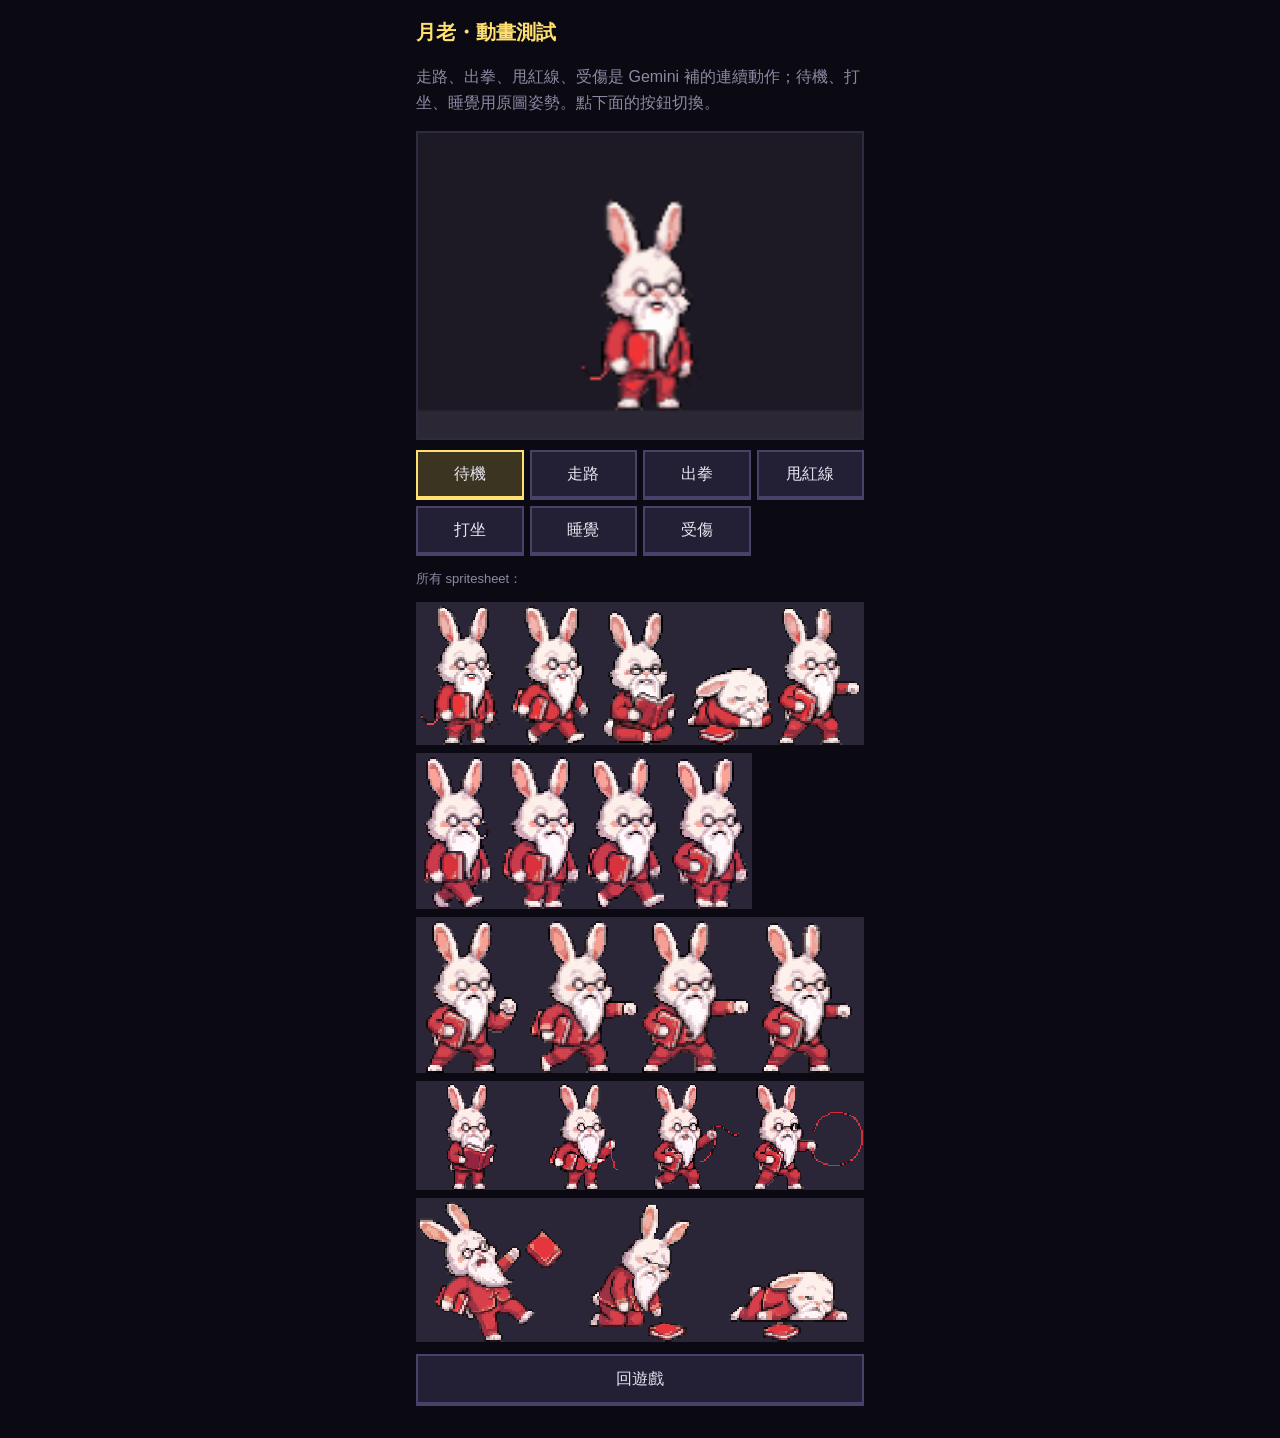
<file: yuelao.html>
<!doctype html>
<html lang="zh-Hant">
<head>
<meta charset="utf-8">
<meta name="viewport" content="width=device-width, initial-scale=1">
<title>月老動畫測試</title>
<link rel="stylesheet" href="style.css">
<style>
  .stage { width: 100%; height: auto; border: 2px solid var(--line); background: #1d1a26; }
  .acts { display: grid; grid-template-columns: repeat(4, 1fr); gap: 6px; margin-top: 10px; }
  .acts .btn.active { border-color: var(--gold); background: #3a3420; }
  .sheets canvas { display: block; max-width: 100%; image-rendering: pixelated; height: auto; margin-top: 12px; background: #2a2638; }
</style>
</head>
<body>
<div id="app">
  <h2>月老・動畫測試</h2>
  <p class="muted">走路、出拳、甩紅線、受傷是 Gemini 補的連續動作；待機、打坐、睡覺用原圖姿勢。點下面的按鈕切換。</p>
  <canvas class="stage" width="160" height="110"></canvas>
  <div class="acts"></div>
  <p class="muted" style="font-size:13px">所有 spritesheet：</p>
  <div class="sheets"></div>
  <a class="btn wide" href="./" style="display:block;text-align:center;text-decoration:none">回遊戲</a>
</div>
<script>
'use strict';
const FW = 49, FH = 78, HW = 12, HH = 10;
const F = { stand: 0, walk: 1, sit: 2, sleep: 3, punch: 4 };
const stage = document.querySelector('.stage');
const g = stage.getContext('2d');
g.imageSmoothingEnabled = false;
const sheet = new Image(), hearts = new Image();
// Gemini 補的動作：每張是一排等寬格子，腳底對齊底邊
const SHEETS = {
  walk: { fw: 42, fh: 78, n: 4 }, punch: { fw: 56, fh: 78, n: 4 },
  cast: { fw: 80, fh: 78, n: 4 }, hurt: { fw: 81, fh: 78, n: 3 },
};
for (const [k, v] of Object.entries(SHEETS)) v.img = new Image();
const GROUND = 100;

// 畫一格：flip 左右翻轉，white 受擊閃白，dy 往下移，breath 上半身下沉 1 格
const tmp = document.createElement('canvas'); tmp.width = FW; tmp.height = FH;
const tg = tmp.getContext('2d');
function frame(i, x, { flip = false, white = false, dy = 0, breath = 0 } = {}) {
  tg.clearRect(0, 0, FW, FH);
  if (breath) {
    // 上半身（腰以上）往下壓 1 像素，看起來像在呼吸
    const waist = i === F.sleep ? FH : 52;
    tg.drawImage(sheet, i * FW, 0, FW, waist, 0, breath, FW, waist);
    tg.drawImage(sheet, i * FW, waist, FW, FH - waist, 0, waist, FW, FH - waist);
  } else tg.drawImage(sheet, i * FW, 0, FW, FH, 0, 0, FW, FH);
  if (white) { tg.globalCompositeOperation = 'source-atop'; tg.fillStyle = '#fff'; tg.fillRect(0, 0, FW, FH); tg.globalCompositeOperation = 'source-over'; }
  g.save();
  const left = Math.round(x - FW / 2), top = GROUND - FH + dy;
  if (flip) { g.translate(left + FW, top); g.scale(-1, 1); g.drawImage(tmp, 0, 0); }
  else g.drawImage(tmp, left, top);
  g.restore();
}
// 從動作圖畫第 i 格，x 是腳的中心
const tmp2 = document.createElement('canvas'); tmp2.width = 81; tmp2.height = 78;
const tg2 = tmp2.getContext('2d');
function anim(k, i, x, { flip = false, white = false, dy = 0 } = {}) {
  const { img, fw, fh } = SHEETS[k];
  tg2.clearRect(0, 0, 81, 78);
  tg2.drawImage(img, i * fw, 0, fw, fh, 0, 0, fw, fh);
  if (white) { tg2.globalCompositeOperation = 'source-atop'; tg2.fillStyle = '#fff'; tg2.fillRect(0, 0, fw, fh); tg2.globalCompositeOperation = 'source-over'; }
  const left = Math.round(x - fw / 2), top = GROUND - fh + dy;
  g.save();
  if (flip) { g.translate(left + fw, top); g.scale(-1, 1); g.drawImage(tmp2, 0, 0, fw, fh, 0, 0, fw, fh); }
  else g.drawImage(tmp2, 0, 0, fw, fh, left, top, fw, fh);
  g.restore();
}
function heart(i, x, y, alpha = 1) {
  g.globalAlpha = alpha;
  g.drawImage(hearts, (i % 5) * HW, 0, HW, HH, Math.round(x), Math.round(y), HW, HH);
  g.globalAlpha = 1;
}

let mode = 'idle', t0 = performance.now();
const ANIMS = {
  idle: { name: '待機', draw(t) { frame(F.stand, 80, { breath: Math.floor(t / 600) % 2 }); } },
  walk: { name: '走路', draw(t) {
    // 4 格走路循環，來回走
    const span = 100, p = (t / 25) % (span * 2);
    const dir = p < span ? 1 : -1, x = 30 + (p < span ? p : span * 2 - p);
    anim('walk', Math.floor(t / 150) % 4, x, { flip: dir < 0 });
  } },
  punch: { name: '出拳', draw(t) {
    // 預備 → 蓄力 → 出拳（停久一點）→ 收拳 → 待機
    const c = t % 1500, times = [250, 250, 450, 250];
    let acc = 0, i = 0;
    for (; i < 4; i++) { acc += times[i]; if (c < acc) break; }
    if (i >= 4) { frame(F.stand, 70); return; }
    anim('punch', i, 70 + (i === 2 ? 4 : 0));
    if (i === 2 && c < 800) { g.fillStyle = '#ffe070'; g.fillRect(108, 50, 3, 3); g.fillRect(112, 46, 2, 2); g.fillRect(112, 55, 2, 2); }
  } },
  cast: { name: '甩紅線', draw(t) {
    // 4 格甩線，最後一格停住讓紅線圈多看一下
    const c = t % 1700, times = [250, 250, 250, 650];
    let acc = 0, i = 0;
    for (; i < 4; i++) { acc += times[i]; if (c < acc) break; }
    if (i >= 4) { frame(F.stand, 80); return; }
    anim('cast', i, 80);
  } },
  sit: { name: '打坐', draw(t) {
    frame(F.sit, 80, { breath: Math.floor(t / 900) % 2 });
    // 愛心慢慢往上飄
    for (let k = 0; k < 3; k++) {
      const p = ((t / 2200) + k / 3) % 1;
      heart(k, 104 + Math.sin(p * 6 + k) * 6 + k * 5, 44 - p * 40, 1 - p);
    }
  } },
  sleep: { name: '睡覺', draw(t) {
    frame(F.sleep, 80, { breath: Math.floor(t / 1200) % 2 });
    g.fillStyle = '#a0d8ff'; g.font = 'bold 10px monospace';
    for (let k = 0; k < 3; k++) {
      const p = ((t / 2400) + k / 3) % 1;
      g.globalAlpha = 1 - p; g.fillText('z', 100 + p * 14, 66 - p * 24); g.globalAlpha = 1;
    }
  } },
  hurt: { name: '受傷', draw(t) {
    // 被打閃白 → 後仰 → 倒地 → 站起來
    const c = t % 2400;
    if (c < 450) anim('hurt', 0, 84 - Math.min(4, c / 60), { white: Math.floor(c / 80) % 2 === 0 });
    else if (c < 800) anim('hurt', 1, 78);
    else if (c < 2000) anim('hurt', 2, 76, { dy: c < 900 ? -2 : 0 });
    else frame(F.stand, 80);
  } },
};

const acts = document.querySelector('.acts');
for (const [id, a] of Object.entries(ANIMS)) {
  const b = document.createElement('button');
  b.className = 'btn'; b.textContent = a.name; b.dataset.id = id;
  b.onclick = () => { mode = id; t0 = performance.now(); for (const x of acts.children) x.classList.toggle('active', x.dataset.id === id); };
  acts.append(b);
}
acts.firstChild.classList.add('active');

function loop(now) {
  g.fillStyle = '#1d1a26'; g.fillRect(0, 0, stage.width, stage.height);
  g.fillStyle = '#2b2735'; g.fillRect(0, GROUND, stage.width, stage.height - GROUND);
  ANIMS[mode].draw(now - t0);
  requestAnimationFrame(loop);
}

const imgs = [sheet, hearts, ...Object.values(SHEETS).map(v => v.img)];
let loaded = 0;
const ready = () => {
  if (++loaded < imgs.length) return;
  const box = document.querySelector('.sheets');
  for (const im of [sheet, ...Object.values(SHEETS).map(v => v.img)]) {
    const c = document.createElement('canvas'); c.width = im.width; c.height = im.height;
    c.style.width = Math.min(im.width * 2, 640) + 'px';
    c.style.background = '#2a2638'; c.style.marginTop = '8px';
    const cg = c.getContext('2d'); cg.imageSmoothingEnabled = false; cg.drawImage(im, 0, 0);
    box.append(c);
  }
  requestAnimationFrame(loop);
};
for (const im of imgs) im.onload = ready;
sheet.src = 'assets/yuelao/sheet.png';
hearts.src = 'assets/yuelao/small.png';
for (const k in SHEETS) SHEETS[k].img.src = `assets/yuelao/${k}.png`;
</script>
</body>
</html>
</file>
<file: style.css>
:root {
  --bg: #0b0a12;
  --panel: #16141f;
  --line: #2e2a40;
  --text: #e8e4f0;
  --muted: #8e88a4;
  --accent: #a0d8ff;
  --gold: #ffe070;
  --danger: #ff7070;
}

* { box-sizing: border-box; -webkit-tap-highlight-color: transparent; }

html, body {
  margin: 0;
  background: var(--bg);
  color: var(--text);
  font-family: "Noto Sans TC", "PingFang TC", "Microsoft JhengHei", sans-serif;
  font-size: 16px;
  line-height: 1.6;
}

#app { max-width: 480px; margin: 0 auto; padding: 12px 16px 32px; }

.screen { display: none; }
.screen.active { display: block; }

canvas { image-rendering: pixelated; image-rendering: crisp-edges; display: block; }
canvas.banner { width: 100%; height: auto; border: 2px solid var(--line); margin-bottom: 12px; }

h1 { text-align: center; font-size: 34px; letter-spacing: 6px; margin: 12px 0 0; color: var(--accent); text-shadow: 3px 3px 0 #2a2050; }
h2 { font-size: 20px; margin: 4px 0 8px; color: var(--gold); }
h3 { font-size: 16px; margin: 18px 0 8px; color: var(--accent); border-bottom: 2px solid var(--line); padding-bottom: 4px; }
.subtitle { text-align: center; color: var(--muted); margin: 4px 0 20px; }
.muted { color: var(--muted); }
.small { font-size: 13px; text-align: center; margin-top: 16px; }

.menu { display: flex; flex-direction: column; gap: 10px; }

.btn {
  font: inherit;
  color: var(--text);
  background: #232035;
  border: 2px solid #48426a;
  border-bottom-width: 4px;
  padding: 10px 14px;
  border-radius: 0;
  cursor: pointer;
  touch-action: manipulation;
}
.btn:active:not([disabled]) { transform: translateY(2px); border-bottom-width: 2px; }
.btn.primary { background: #2c4a6e; border-color: #5a8ac0; }
.btn.danger { border-color: #8a3a4a; }
.btn.wide { width: 100%; margin-top: 12px; }
.btn.small { padding: 6px 10px; font-size: 14px; white-space: nowrap; }
.btn[disabled] { opacity: 0.4; cursor: default; }

/* 劇情 */
.story-head { display: flex; align-items: flex-end; gap: 12px; min-height: 40px; margin-bottom: 8px; }
.story-head canvas { width: 112px; height: 112px; border: 2px solid var(--line); background: #1a1726; }
.speaker { font-weight: bold; color: var(--gold); font-size: 18px; }
.story-text {
  background: var(--panel);
  border: 2px solid var(--line);
  padding: 12px 14px;
  min-height: 220px;
  max-height: 55vh;
  overflow-y: auto;
}
.story-text .line { margin: 0 0 10px; animation: fadein 0.35s ease; }
.story-buttons { display: flex; flex-direction: column; gap: 8px; margin-top: 12px; }
@keyframes fadein { from { opacity: 0; transform: translateY(4px); } to { opacity: 1; transform: none; } }

/* 卡片選擇 */
.cards { display: grid; grid-template-columns: repeat(3, 1fr); gap: 8px; }
.cards.two { grid-template-columns: 1fr; }
.card {
  font: inherit; color: var(--text);
  background: var(--panel);
  border: 2px solid var(--line);
  padding: 8px;
  display: flex; flex-direction: column; align-items: center; gap: 2px;
  text-align: center; cursor: pointer;
}
.cards.two .card { align-items: flex-start; text-align: left; }
.card small { font-size: 12px; line-height: 1.4; }
.card.selected { border-color: var(--gold); background: #2a2538; }
.card.locked { opacity: 0.4; }
.card canvas.sprite { width: 48px; height: 48px; }

/* 城鎮與終端 */
.hero-card { display: flex; gap: 12px; align-items: center; background: var(--panel); border: 2px solid var(--line); padding: 10px; }
.hero-card canvas.sprite { width: 64px; height: 64px; flex: none; }
.echo { background: var(--panel); border-left: 4px solid var(--accent); padding: 8px 10px; margin-bottom: 8px; font-size: 14px; }
.echo.bounty { border-color: var(--danger); }
.echo.statue { border-color: var(--gold); }
.stats { display: grid; grid-template-columns: 1fr 1fr; gap: 4px 12px; background: var(--panel); border: 2px solid var(--line); padding: 10px; font-size: 14px; }
.shop-row { display: flex; justify-content: space-between; align-items: center; gap: 10px; padding: 8px 0; border-bottom: 1px solid var(--line); font-size: 14px; }
.history { font-size: 13px; color: var(--muted); }

/* 戰鬥 */
.battle-top { display: flex; justify-content: space-between; font-size: 14px; color: var(--muted); margin-bottom: 6px; }
.battle-top .floor-name { color: var(--gold); }
canvas.board { width: 100%; height: auto; border: 2px solid var(--line); touch-action: none; }
.battle-info { display: flex; justify-content: space-between; gap: 8px; font-size: 13px; margin: 6px 0; min-height: 21px; }
.battle-info .hero-hp { color: #7f7; white-space: nowrap; }
.battle-info .hint { color: var(--muted); text-align: right; }
.actions { display: grid; grid-template-columns: repeat(3, 1fr); gap: 6px; min-height: 48px; }
.actions .btn { padding: 8px 4px; font-size: 14px; }
.actions .btn.active { border-color: var(--gold); background: #3a3420; }
.actions .btn.glow { border-color: var(--gold); animation: glow 0.8s infinite alternate; }
@keyframes glow { from { box-shadow: 0 0 0 transparent; } to { box-shadow: 0 0 10px var(--gold); } }
.log { margin-top: 8px; font-size: 13px; color: var(--muted); min-height: 80px; }
.log div:first-child { color: var(--text); }

/* 職業卡片 */
.card.job { align-items: flex-start; text-align: left; gap: 4px; cursor: pointer; }
div.card.job { cursor: default; margin-top: 8px; }
.card.job .quote { color: var(--muted); font-style: italic; }
.tag { display: inline-block; font-size: 11px; padding: 0 4px; margin-right: 4px; border: 1px solid var(--accent); color: var(--accent); }
.tag.ult { border-color: var(--gold); color: var(--gold); }
.tag.origin { border-color: #7fd0a0; color: #7fd0a0; }
small.origin { color: var(--text); }
.small-note { font-size: 13px; margin-top: -4px; }
canvas.art { image-rendering: pixelated; width: auto; align-self: center; }
.skill-desc { display: flex; flex-direction: column; gap: 4px; margin-top: 8px; font-size: 13px; line-height: 1.45; }
.skill-desc > div { padding: 4px 6px; border: 1px solid transparent; }
.skill-desc > div.active { border-color: var(--gold); background: #3a3420; }
.skill-desc .muted { font-size: 12px; }
.tip-overlay { position: fixed; inset: 0; background: rgba(5, 4, 10, 0.6); display: flex; align-items: flex-end; justify-content: center; z-index: 50; padding: 16px; }
.tip-card { width: 100%; max-width: 480px; background: var(--panel); border: 2px solid var(--gold); padding: 14px; line-height: 1.6; }
.tip-card .tip-title { color: var(--gold); font-weight: bold; margin-bottom: 6px; }
.tip-card p { margin: 0 0 8px; font-size: 15px; }
/* 終端故障：字還在，只是會閃、會偏移、帶紅藍殘影 */
.glitch { display: inline-block; color: #ff8a8a; text-shadow: -1px 0 #3cf, 1px 0 #f36; animation: glitch 2.2s steps(1) infinite; }
@keyframes glitch {
  0%, 88%, 100% { transform: none; opacity: 1; }
  90% { transform: translate(-2px, 1px) skewX(-12deg); opacity: 0.4; }
  93% { transform: translate(2px, -1px); opacity: 0.8; }
  96% { transform: translate(-1px, 0) scaleY(0.6); opacity: 0.3; }
}

/* 一筆紅線戰鬥（js/redline.js，主遊戲和 redline.html 共用） */
/* 整個戰鬥畫面塞進一個手機畫面：戰場吃掉剩下的高度 */
.rl { display: flex; flex-direction: column; gap: 4px; height: calc(100vh - 12px); height: calc(100dvh - 12px); }
body:has(#battle.active) #app { padding: 6px 8px; }
#battle.screen.active { display: flex; }
#battle.screen:not(.active) { display: none; }
.stage-wrap { flex: 1 1 auto; min-height: 120px; display: flex; justify-content: center; align-items: center; overflow: hidden; }
.stage { width: 100%; border: 2px solid var(--line); background: #0b0a12; touch-action: none; image-rendering: auto; }
.top { display: flex; align-items: center; gap: 8px; font-size: 14px; }
.top .floor { flex: 1; color: var(--gold); font-weight: bold; }
.top .btn { padding: 2px 8px; font-size: 13px; border-bottom-width: 2px; }
.ink { flex: none; height: 6px; background: #000; border: 1px solid var(--line); }
.ink div { height: 100%; width: 100%; }
.who { flex: none; display: flex; align-items: center; gap: 6px; font-size: 14px; min-height: 30px; }
.who canvas { height: 30px; }
.who b { font-size: 15px; }
.who .who-name { flex: 1; min-width: 0; white-space: nowrap; overflow: hidden; text-overflow: ellipsis; }
.skills { flex: none; display: grid; grid-template-columns: repeat(4, 1fr); gap: 4px; }
.sk { padding: 4px; font-size: 11px; line-height: 1.3; text-align: left; }
.sk b { display: block; font-size: 12px; white-space: nowrap; overflow: hidden; text-overflow: ellipsis; }
.sk .shape { color: var(--gold); }
.sk.on { border-color: var(--gold); background: #3a3420; }
.sk.locked { opacity: 0.45; }
.traits { display: none; }
.tip { flex: none; height: 4.5em; overflow-y: auto; font-size: 12px; line-height: 1.5; color: var(--muted); }
.tip b { color: #ff8aa0; }
.acts { flex: none; display: grid; grid-template-columns: 0.8fr 0.8fr 1fr 1fr; gap: 6px; }
.acts .move { color: #9fe0ff; }
.acts .how { color: var(--gold); }
.tut { font-size: 15px; line-height: 1.6; }
.tut .step { color: var(--muted); font-size: 13px; }
.acts .btn { padding: 9px 4px; font-size: 16px; }
.overlay { position: fixed; inset: 0; background: rgba(5,4,10,0.86); display: none; align-items: center; justify-content: center; padding: 16px; z-index: 5; }
.overlay.show { display: flex; }
.box { background: var(--panel); border: 2px solid var(--line); max-width: 440px; width: 100%; padding: 14px; max-height: 92vh; overflow-y: auto; }
.box h2 { margin-top: 0; }
.box p { font-size: 14px; line-height: 1.55; margin: 6px 0; }
.opt { display: block; width: 100%; text-align: left; margin-top: 8px; padding: 10px; font-size: 14px; line-height: 1.45; }
.opt b { color: var(--gold); }
.pk { display: flow-root; }
.pk.on { border-color: var(--gold); background: #3a3420; }
.pk-art { float: left; height: 44px; margin-right: 8px; }
.gear-chip { flex: none; padding: 2px 7px; font-size: 12px; border-width: 2px; }
.gear-hero { margin-top: 10px; }
.gear-hero .opt { margin-top: 5px; }
details { margin-top: 10px; font-size: 13px; line-height: 1.55; }
details summary { color: var(--accent); }
details p { margin: 4px 0; }

/* 聲音開關：戰鬥畫面放在上方列，其他畫面放右上角 */
.sound.corner { position: fixed; top: 8px; right: 8px; z-index: 4; padding: 4px 8px; font-size: 16px; border-bottom-width: 2px; opacity: 0.8; }
body:has(#battle.active) .sound.corner { display: none; }

/* 轉生櫃台的靈魂本質條：左秩序、右混沌 */
.nature { margin: 6px 0 4px; }
.nature-head { display: flex; justify-content: space-between; align-items: baseline; font-size: 13px; }
.nature-head span { color: var(--muted, #9aa); }
.nature-head b { font-size: 14px; }
.nature-bar { position: relative; height: 14px; margin: 6px 0 22px; border: 2px solid var(--line); background: linear-gradient(90deg, #4a7fd0, #9a9aa8 50%, #d04a5a); }
.nature-bar i { position: absolute; top: -4px; width: 2px; height: 18px; margin-left: -1px; background: rgba(255,255,255,0.75); }
.nature-bar u { position: absolute; top: -5px; width: 8px; height: 20px; margin-left: -4px; background: #ffe070; border: 2px solid #000; }
.card .bonus { color: #ffe070; }
.nature-bar u::after { content: '你'; position: absolute; top: 20px; left: 50%; transform: translateX(-50%); font-size: 11px; color: #ffe070; text-decoration: none; }
</file>
